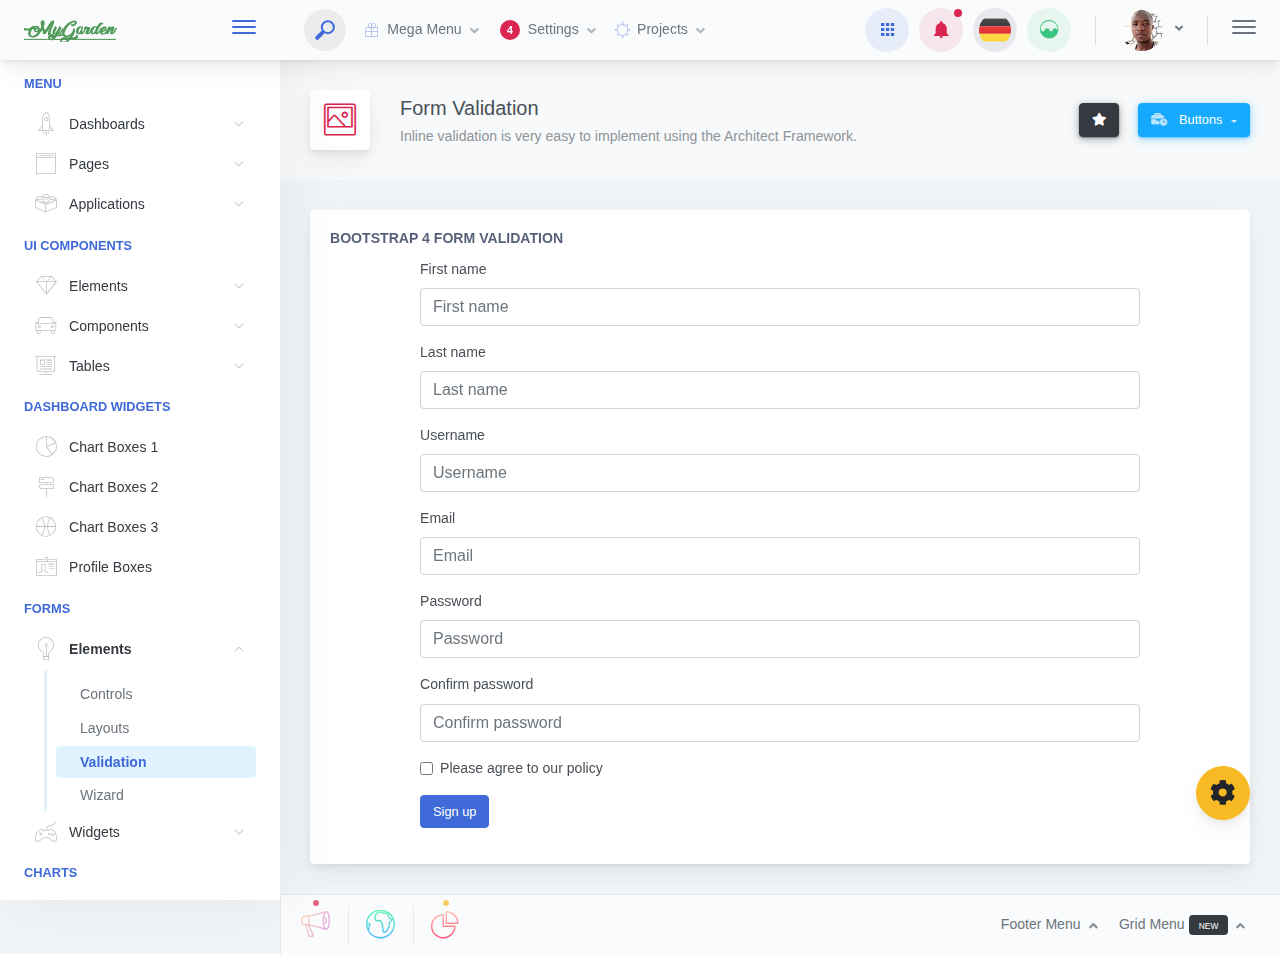
<file: admin/forms-validation.html>
﻿<!doctype html>
<html lang="en">
<!-- Copied from https://demo.dashboardpack.com/architectui-html-pro/forms-validation.html by Cyotek WebCopy 1.8.0.652, Monday, September 28, 2020, 7:58:09 AM -->

<head>
    <meta charset="utf-8">
    <meta http-equiv="X-UA-Compatible" content="IE=edge">
    <meta http-equiv="Content-Language" content="en">
    <meta http-equiv="Content-Type" content="text/html; charset=utf-8">
    <title>Form Validation - Inline validation is very easy to implement using the Architect Framework.</title>
    <meta name="viewport" content="width=device-width, initial-scale=1, maximum-scale=1, user-scalable=no, shrink-to-fit=no">
    <meta name="description" content="Inline validation is very easy to implement using the Architect Framework.">

    <!-- Disable tap highlight on IE -->
    <meta name="msapplication-tap-highlight" content="no">

<link href="main.d810cf0ae7f39f28f336.css" rel="stylesheet"></head>

<body>
    <div class="app-container app-theme-white body-tabs-shadow fixed-header fixed-sidebar">
        <div class="app-header header-shadow">
            <div class="app-header__logo">
                <div class="logo-src"></div>
                <div class="header__pane ml-auto">
                    <div>
                        <button type="button" class="hamburger close-sidebar-btn hamburger--elastic" data-class="closed-sidebar">
                            <span class="hamburger-box">
                                <span class="hamburger-inner"></span>
                            </span>
                        </button>
                    </div>
                </div>
            </div>
            <div class="app-header__mobile-menu">
                <div>
                    <button type="button" class="hamburger hamburger--elastic mobile-toggle-nav">
                        <span class="hamburger-box">
                            <span class="hamburger-inner"></span>
                        </span>
                    </button>
                </div>
            </div>
            <div class="app-header__menu">
                <span>
                    <button type="button" class="btn-icon btn-icon-only btn btn-primary btn-sm mobile-toggle-header-nav">
                        <span class="btn-icon-wrapper">
                            <i class="fa fa-ellipsis-v fa-w-6"></i>
                        </span>
                    </button>
                </span>
            </div>    <div class="app-header__content">
                <div class="app-header-left">
                    <div class="search-wrapper">
                        <div class="input-holder">
                            <input type="text" class="search-input" placeholder="Type to search">
                            <button class="search-icon"><span></span></button>
                        </div>
                        <button class="close"></button>
                    </div>
                    <ul class="header-megamenu nav">
                        <li class="nav-item">
                            <a href="javascript:void(0);" data-placement="bottom" rel="popover-focus" data-offset="300" data-toggle="popover-custom" class="nav-link">
                                <i class="nav-link-icon pe-7s-gift"> </i> Mega Menu
                                <i class="fa fa-angle-down ml-2 opacity-5"></i>
                            </a>
                            <div class="rm-max-width">
                                <div class="d-none popover-custom-content">
                                    <div class="dropdown-mega-menu">
                                        <div class="grid-menu grid-menu-3col">
                                            <div class="no-gutters row">
                                                <div class="col-sm-6 col-xl-4">
                                                    <ul class="nav flex-column">
                                                        <li class="nav-item-header nav-item"> Overview</li>
                                                        <li class="nav-item">
                                                            <a href="javascript:void(0);" class="nav-link">
                                                                <i class="nav-link-icon lnr-inbox"></i>
                                                                <span> Contacts</span>
                                                            </a>
                                                        </li>
                                                        <li class="nav-item">
                                                            <a href="javascript:void(0);" class="nav-link">
                                                                <i class="nav-link-icon lnr-book"></i>
                                                                <span> Incidents</span>
                                                                <div class="ml-auto badge badge-pill badge-danger">5</div>
                                                            </a>
                                                        </li>
                                                        <li class="nav-item">
                                                            <a href="javascript:void(0);" class="nav-link">
                                                                <i class="nav-link-icon lnr-picture"></i>
                                                                <span> Companies</span>
                                                            </a>
                                                        </li>
                                                        <li class="nav-item">
                                                            <a disabled="" href="javascript:void(0);" class="nav-link disabled">
                                                                <i class="nav-link-icon lnr-file-empty"></i>
                                                                <span> Dashboards</span>
                                                            </a>
                                                        </li>
                                                    </ul>
                                                </div>
                                                <div class="col-sm-6 col-xl-4">
                                                    <ul class="nav flex-column">
                                                        <li class="nav-item-header nav-item"> Favourites</li>
                                                        <li class="nav-item">
                                                            <a href="javascript:void(0);" class="nav-link"> Reports Conversions </a>
                                                        </li>
                                                        <li class="nav-item">
                                                            <a href="javascript:void(0);" class="nav-link"> Quick Start
                                                                <div class="ml-auto badge badge-success">New</div>
                                                            </a>
                                                        </li>
                                                        <li class="nav-item">
                                                            <a href="javascript:void(0);" class="nav-link">Users &amp; Groups</a>
                                                        </li>
                                                        <li class="nav-item">
                                                            <a href="javascript:void(0);" class="nav-link">Proprieties</a>
                                                        </li>
                                                    </ul>
                                                </div>
                                                <div class="col-sm-6 col-xl-4">
                                                    <ul class="nav flex-column">
                                                        <li class="nav-item-header nav-item">Sales &amp; Marketing</li>
                                                        <li class="nav-item">
                                                            <a href="javascript:void(0);" class="nav-link">Queues </a>
                                                        </li>
                                                        <li class="nav-item">
                                                            <a href="javascript:void(0);" class="nav-link">Resource Groups </a>
                                                        </li>
                                                        <li class="nav-item">
                                                            <a href="javascript:void(0);" class="nav-link">Goal Metrics
                                                                <div class="ml-auto badge badge-warning">3</div>
                                                            </a>
                                                        </li>
                                                        <li class="nav-item">
                                                            <a href="javascript:void(0);" class="nav-link">Campaigns</a>
                                                        </li>
                                                    </ul>
                                                </div>
                                            </div>
                                        </div>
                                    </div>
                                </div>
                            </div>
                        </li>
                        <li class="btn-group nav-item">
                            <a class="nav-link" data-toggle="dropdown" aria-expanded="false">
                                <span class="badge badge-pill badge-danger ml-0 mr-2">4</span> Settings
                                <i class="fa fa-angle-down ml-2 opacity-5"></i>
                            </a>
                            <div tabindex="-1" role="menu" aria-hidden="true" class="rm-pointers dropdown-menu">
                                <div class="dropdown-menu-header">
                                    <div class="dropdown-menu-header-inner bg-secondary">
                                        <div class="menu-header-image opacity-5" style="background-image: url('assets/images/dropdown-header/abstract2.jpg');"></div>
                                        <div class="menu-header-content">
                                            <h5 class="menu-header-title">Overview</h5>
                                            <h6 class="menu-header-subtitle">Dropdown menus for everyone</h6>
                                        </div>
                                    </div>
                                </div>
                                <div class="scroll-area-xs">
                                    <div class="scrollbar-container">
                                        <h6 tabindex="-1" class="dropdown-header">Key Figures</h6>
                                        <button type="button" tabindex="0" class="dropdown-item">Service Calendar</button>
                                        <button type="button" tabindex="0" class="dropdown-item">Knowledge Base</button>
                                        <button type="button" tabindex="0" class="dropdown-item">Accounts</button>
                                        <div tabindex="-1" class="dropdown-divider"></div>
                                        <button type="button" tabindex="0" class="dropdown-item">Products</button>
                                        <button type="button" tabindex="0" class="dropdown-item">Rollup Queries</button>
                                    </div>
                                </div>
                                <ul class="nav flex-column">
                                    <li class="nav-item-divider nav-item"></li>
                                    <li class="nav-item-btn nav-item">
                                        <button class="btn-wide btn-shadow btn btn-danger btn-sm">Cancel</button>
                                    </li>
                                </ul>
                            </div>
                        </li>
                        <li class="dropdown nav-item">
                            <a aria-haspopup="true" data-toggle="dropdown" class="nav-link" aria-expanded="false">
                                <i class="nav-link-icon pe-7s-settings"></i> Projects
                                <i class="fa fa-angle-down ml-2 opacity-5"></i>
                            </a>
                            <div tabindex="-1" role="menu" aria-hidden="true" class="dropdown-menu-rounded dropdown-menu-lg rm-pointers dropdown-menu">
                                <div class="dropdown-menu-header">
                                    <div class="dropdown-menu-header-inner bg-success">
                                        <div class="menu-header-image opacity-1" style="background-image: url('assets/images/dropdown-header/abstract3.jpg');"></div>
                                        <div class="menu-header-content text-left">
                                            <h5 class="menu-header-title">Overview</h5>
                                            <h6 class="menu-header-subtitle">Unlimited options</h6>
                                            <div class="menu-header-btn-pane">
                                                <button class="mr-2 btn btn-dark btn-sm">Settings</button>
                                                <button class="btn-icon btn-icon-only btn btn-warning btn-sm">
                                                    <i class="pe-7s-config btn-icon-wrapper"></i>
                                                </button>
                                            </div>
                                        </div>
                                    </div>
                                </div>
                                <button type="button" tabindex="0" class="dropdown-item">
                                    <i class="dropdown-icon lnr-file-empty"></i>Graphic Design
                                </button>
                                <button type="button" tabindex="0" class="dropdown-item">
                                    <i class="dropdown-icon lnr-file-empty"> </i>App Development
                                </button>
                                <button type="button" tabindex="0" class="dropdown-item">
                                    <i class="dropdown-icon lnr-file-empty"> </i>Icon Design
                                </button>
                                <div tabindex="-1" class="dropdown-divider"></div>
                                <button type="button" tabindex="0" class="dropdown-item">
                                    <i class="dropdown-icon lnr-file-empty"></i>Miscellaneous
                                </button>
                                <button type="button" tabindex="0" class="dropdown-item">
                                    <i class="dropdown-icon lnr-file-empty"></i>Frontend Dev
                                </button>
                            </div>
                        </li>
                    </ul>        </div>
                <div class="app-header-right">
                    <div class="header-dots">
                        <div class="dropdown">
                            <button type="button" aria-haspopup="true" aria-expanded="false" data-toggle="dropdown" class="p-0 mr-2 btn btn-link">
                                <span class="icon-wrapper icon-wrapper-alt rounded-circle">
                                    <span class="icon-wrapper-bg bg-primary"></span>
                                    <i class="icon text-primary ion-android-apps"></i>
                                </span>
                            </button>
                            <div tabindex="-1" role="menu" aria-hidden="true" class="dropdown-menu-xl rm-pointers dropdown-menu dropdown-menu-right">
                                <div class="dropdown-menu-header">
                                    <div class="dropdown-menu-header-inner bg-plum-plate">
                                        <div class="menu-header-image" style="background-image: url('assets/images/dropdown-header/abstract4.jpg');"></div>
                                        <div class="menu-header-content text-white">
                                            <h5 class="menu-header-title">Grid Dashboard</h5>
                                            <h6 class="menu-header-subtitle">Easy grid navigation inside dropdowns</h6>
                                        </div>
                                    </div>
                                </div>
                                <div class="grid-menu grid-menu-xl grid-menu-3col">
                                    <div class="no-gutters row">
                                        <div class="col-sm-6 col-xl-4">
                                            <button class="btn-icon-vertical btn-square btn-transition btn btn-outline-link">
                                                <i class="pe-7s-world icon-gradient bg-night-fade btn-icon-wrapper btn-icon-lg mb-3"></i> Automation
                                            </button>
                                        </div>
                                        <div class="col-sm-6 col-xl-4">
                                            <button class="btn-icon-vertical btn-square btn-transition btn btn-outline-link">
                                                <i class="pe-7s-piggy icon-gradient bg-night-fade btn-icon-wrapper btn-icon-lg mb-3"> </i> Reports
                                            </button>
                                        </div>
                                        <div class="col-sm-6 col-xl-4">
                                            <button class="btn-icon-vertical btn-square btn-transition btn btn-outline-link">
                                                <i class="pe-7s-config icon-gradient bg-night-fade btn-icon-wrapper btn-icon-lg mb-3"> </i> Settings
                                            </button>
                                        </div>
                                        <div class="col-sm-6 col-xl-4">
                                            <button class="btn-icon-vertical btn-square btn-transition btn btn-outline-link">
                                                <i class="pe-7s-browser icon-gradient bg-night-fade btn-icon-wrapper btn-icon-lg mb-3"> </i> Content
                                            </button>
                                        </div>
                                        <div class="col-sm-6 col-xl-4">
                                            <button class="btn-icon-vertical btn-square btn-transition btn btn-outline-link">
                                                <i class="pe-7s-hourglass icon-gradient bg-night-fade btn-icon-wrapper btn-icon-lg mb-3"></i> Activity
                                            </button>
                                        </div>
                                        <div class="col-sm-6 col-xl-4">
                                            <button class="btn-icon-vertical btn-square btn-transition btn btn-outline-link">
                                                <i class="pe-7s-world icon-gradient bg-night-fade btn-icon-wrapper btn-icon-lg mb-3"> </i> Contacts
                                            </button>
                                        </div>
                                    </div>
                                </div>
                                <ul class="nav flex-column">
                                    <li class="nav-item-divider nav-item"></li>
                                    <li class="nav-item-btn text-center nav-item">
                                        <button class="btn-shadow btn btn-primary btn-sm">Follow-ups</button>
                                    </li>
                                </ul>
                            </div>
                        </div>
                        <div class="dropdown">
                            <button type="button" aria-haspopup="true" aria-expanded="false" data-toggle="dropdown" class="p-0 mr-2 btn btn-link">
                                <span class="icon-wrapper icon-wrapper-alt rounded-circle">
                                    <span class="icon-wrapper-bg bg-danger"></span>
                                    <i class="icon text-danger icon-anim-pulse ion-android-notifications"></i>
                                    <span class="badge badge-dot badge-dot-sm badge-danger">Notifications</span>
                                </span>
                            </button>
                            <div tabindex="-1" role="menu" aria-hidden="true" class="dropdown-menu-xl rm-pointers dropdown-menu dropdown-menu-right">
                                <div class="dropdown-menu-header mb-0">
                                    <div class="dropdown-menu-header-inner bg-deep-blue">
                                        <div class="menu-header-image opacity-1" style="background-image: url('assets/images/dropdown-header/city3.jpg');"></div>
                                        <div class="menu-header-content text-dark">
                                            <h5 class="menu-header-title">Notifications</h5>
                                            <h6 class="menu-header-subtitle">You have <b>21</b> unread messages</h6>
                                        </div>
                                    </div>
                                </div>
                                <ul class="tabs-animated-shadow tabs-animated nav nav-justified tabs-shadow-bordered p-3">
                                    <li class="nav-item">
                                        <a role="tab" class="nav-link active" data-toggle="tab" href="#tab-messages-header">
                                            <span>Messages</span>
                                        </a>
                                    </li>
                                    <li class="nav-item">
                                        <a role="tab" class="nav-link" data-toggle="tab" href="#tab-events-header">
                                            <span>Events</span>
                                        </a>
                                    </li>
                                    <li class="nav-item">
                                        <a role="tab" class="nav-link" data-toggle="tab" href="#tab-errors-header">
                                            <span>System Errors</span>
                                        </a>
                                    </li>
                                </ul>
                                <div class="tab-content">
                                    <div class="tab-pane active" id="tab-messages-header" role="tabpanel">
                                        <div class="scroll-area-sm">
                                            <div class="scrollbar-container">
                                                <div class="p-3">
                                                    <div class="notifications-box">
                                                        <div class="vertical-time-simple vertical-without-time vertical-timeline vertical-timeline--one-column">
                                                            <div class="vertical-timeline-item dot-danger vertical-timeline-element">
                                                                <div><span class="vertical-timeline-element-icon bounce-in"></span>
                                                                    <div class="vertical-timeline-element-content bounce-in">
                                                                        <h4 class="timeline-title">All Hands Meeting</h4>
                                                                        <span class="vertical-timeline-element-date"></span>
                                                                    </div>
                                                                </div>
                                                            </div>
                                                            <div class="vertical-timeline-item dot-warning vertical-timeline-element">
                                                                <div>
                                                                    <span class="vertical-timeline-element-icon bounce-in"></span>
                                                                    <div class="vertical-timeline-element-content bounce-in">
                                                                        <p>Yet another one, at <span class="text-success">15:00 PM</span></p>
                                                                        <span class="vertical-timeline-element-date"></span>
                                                                    </div>
                                                                </div>
                                                            </div>
                                                            <div class="vertical-timeline-item dot-success vertical-timeline-element">
                                                                <div>
                                                                    <span class="vertical-timeline-element-icon bounce-in"></span>
                                                                    <div class="vertical-timeline-element-content bounce-in">
                                                                        <h4 class="timeline-title">Build the production release
                                                                            <span class="badge badge-danger ml-2">NEW</span>
                                                                        </h4>
                                                                        <span class="vertical-timeline-element-date"></span>
                                                                    </div>
                                                                </div>
                                                            </div>
                                                            <div class="vertical-timeline-item dot-primary vertical-timeline-element">
                                                                <div>
                                                                    <span class="vertical-timeline-element-icon bounce-in"></span>
                                                                    <div class="vertical-timeline-element-content bounce-in">
                                                                        <h4 class="timeline-title">Something not important
                                                                            <div class="avatar-wrapper mt-2 avatar-wrapper-overlap">
                                                                                <div class="avatar-icon-wrapper avatar-icon-sm">
                                                                                    <div class="avatar-icon">
                                                                                        <img src="assets/images/avatars/1.jpg" alt="">
                                                                                    </div>
                                                                                </div>
                                                                                <div class="avatar-icon-wrapper avatar-icon-sm">
                                                                                    <div class="avatar-icon">
                                                                                        <img src="assets/images/avatars/2.jpg" alt="">
                                                                                    </div>
                                                                                </div>
                                                                                <div class="avatar-icon-wrapper avatar-icon-sm">
                                                                                    <div class="avatar-icon">
                                                                                        <img src="assets/images/avatars/3.jpg" alt="">
                                                                                    </div>
                                                                                </div>
                                                                                <div class="avatar-icon-wrapper avatar-icon-sm">
                                                                                    <div class="avatar-icon">
                                                                                        <img src="assets/images/avatars/4.jpg" alt="">
                                                                                    </div>
                                                                                </div>
                                                                                <div class="avatar-icon-wrapper avatar-icon-sm">
                                                                                    <div class="avatar-icon">
                                                                                        <img src="assets/images/avatars/5.jpg" alt="">
                                                                                    </div>
                                                                                </div>
                                                                                <div class="avatar-icon-wrapper avatar-icon-sm">
                                                                                    <div class="avatar-icon">
                                                                                        <img src="assets/images/avatars/9.jpg" alt="">
                                                                                    </div>
                                                                                </div>
                                                                                <div class="avatar-icon-wrapper avatar-icon-sm">
                                                                                    <div class="avatar-icon">
                                                                                        <img src="assets/images/avatars/7.jpg" alt="">
                                                                                    </div>
                                                                                </div>
                                                                                <div class="avatar-icon-wrapper avatar-icon-sm">
                                                                                    <div class="avatar-icon">
                                                                                        <img src="assets/images/avatars/8.jpg" alt="">
                                                                                    </div>
                                                                                </div>
                                                                                <div class="avatar-icon-wrapper avatar-icon-sm avatar-icon-add">
                                                                                    <div class="avatar-icon"><i>+</i></div>
                                                                                </div>
                                                                            </div>
                                                                        </h4>
                                                                        <span class="vertical-timeline-element-date"></span>
                                                                    </div>
                                                                </div>
                                                            </div>
                                                            <div class="vertical-timeline-item dot-info vertical-timeline-element">
                                                                <div>
                                                                    <span class="vertical-timeline-element-icon bounce-in"></span>
                                                                    <div class="vertical-timeline-element-content bounce-in">
                                                                        <h4 class="timeline-title">This dot has an info state</h4>
                                                                        <span class="vertical-timeline-element-date"></span>
                                                                    </div>
                                                                </div>
                                                            </div>
                                                            <div class="vertical-timeline-item dot-danger vertical-timeline-element">
                                                                <div>
                                                                    <span class="vertical-timeline-element-icon bounce-in"></span>
                                                                    <div class="vertical-timeline-element-content bounce-in">
                                                                        <h4 class="timeline-title">All Hands Meeting</h4>
                                                                        <span class="vertical-timeline-element-date"></span>
                                                                    </div>
                                                                </div>
                                                            </div>
                                                            <div class="vertical-timeline-item dot-warning vertical-timeline-element">
                                                                <div>
                                                                    <span class="vertical-timeline-element-icon bounce-in"></span>
                                                                    <div class="vertical-timeline-element-content bounce-in">
                                                                        <p>Yet another one, at <span class="text-success">15:00 PM</span>
                                                                        </p><span class="vertical-timeline-element-date"></span>
                                                                    </div>
                                                                </div>
                                                            </div>
                                                            <div class="vertical-timeline-item dot-success vertical-timeline-element">
                                                                <div><span class="vertical-timeline-element-icon bounce-in"></span>
                                                                    <div class="vertical-timeline-element-content bounce-in">
                                                                        <h4 class="timeline-title">Build the production release
                                                                            <span class="badge badge-danger ml-2">NEW</span>
                                                                        </h4>
                                                                        <span class="vertical-timeline-element-date"></span>
                                                                    </div>
                                                                </div>
                                                            </div>
                                                            <div class="vertical-timeline-item dot-dark vertical-timeline-element">
                                                                <div><span class="vertical-timeline-element-icon bounce-in"></span>
                                                                    <div class="vertical-timeline-element-content bounce-in">
                                                                        <h4 class="timeline-title">This dot has a dark state</h4>
                                                                        <span class="vertical-timeline-element-date"></span>
                                                                    </div>
                                                                </div>
                                                            </div>
                                                        </div>
                                                    </div>
                                                </div>
                                            </div>
                                        </div>
                                    </div>
                                    <div class="tab-pane" id="tab-events-header" role="tabpanel">
                                        <div class="scroll-area-sm">
                                            <div class="scrollbar-container">
                                                <div class="p-3">
                                                    <div class="vertical-without-time vertical-timeline vertical-timeline--animate vertical-timeline--one-column">
                                                        <div class="vertical-timeline-item vertical-timeline-element">
                                                            <div>
                                                                <span class="vertical-timeline-element-icon bounce-in">
                                                                    <i class="badge badge-dot badge-dot-xl badge-success"> </i>
                                                                </span>
                                                                <div class="vertical-timeline-element-content bounce-in">
                                                                    <h4 class="timeline-title">All Hands Meeting</h4>
                                                                    <p>Lorem ipsum dolor sic amet, today at 
                                                                        <a href="javascript:void(0);">12:00 PM</a>
                                                                    </p>
                                                                    <span class="vertical-timeline-element-date"></span>
                                                                </div>
                                                            </div>
                                                        </div>
                                                        <div class="vertical-timeline-item vertical-timeline-element">
                                                            <div>
                                                                <span class="vertical-timeline-element-icon bounce-in">
                                                                    <i class="badge badge-dot badge-dot-xl badge-warning"> </i>
                                                                </span>
                                                                <div class="vertical-timeline-element-content bounce-in">
                                                                    <p>Another meeting today, at <b class="text-danger">12:00 PM</b></p>
                                                                    <p>Yet another one, at <span class="text-success">15:00 PM</span></p>
                                                                    <span class="vertical-timeline-element-date"></span>
                                                                </div>
                                                            </div>
                                                        </div>
                                                        <div class="vertical-timeline-item vertical-timeline-element">
                                                            <div>
                                                                <span class="vertical-timeline-element-icon bounce-in">
                                                                    <i class="badge badge-dot badge-dot-xl badge-danger"> </i>
                                                                </span>
                                                                <div class="vertical-timeline-element-content bounce-in">
                                                                    <h4 class="timeline-title">Build the production release</h4>
                                                                    <p>Lorem ipsum dolor sit amit,consectetur eiusmdd tempor incididunt ut
                                                                        labore et dolore magna elit enim at minim veniam quis nostrud
                                                                    </p>
                                                                    <span class="vertical-timeline-element-date"></span>
                                                                </div>
                                                            </div>
                                                        </div>
                                                        <div class="vertical-timeline-item vertical-timeline-element">
                                                            <div>
                                                                <span class="vertical-timeline-element-icon bounce-in">
                                                                    <i class="badge badge-dot badge-dot-xl badge-primary"> </i>
                                                                </span>
                                                                <div class="vertical-timeline-element-content bounce-in">
                                                                    <h4 class="timeline-title text-success">Something not important</h4>
                                                                    <p>Lorem ipsum dolor sit amit,consectetur elit enim at minim veniam quis nostrud</p>
                                                                    <span class="vertical-timeline-element-date"></span>
                                                                </div>
                                                            </div>
                                                        </div>
                                                        <div class="vertical-timeline-item vertical-timeline-element">
                                                            <div>
                                                                <span class="vertical-timeline-element-icon bounce-in">
                                                                    <i class="badge badge-dot badge-dot-xl badge-success"> </i>
                                                                </span>
                                                                <div class="vertical-timeline-element-content bounce-in">
                                                                    <h4 class="timeline-title">All Hands Meeting</h4>
                                                                    <p>Lorem ipsum dolor sic amet, today at 
                                                                        <a href="javascript:void(0);">12:00 PM</a>
                                                                    </p>
                                                                    <span class="vertical-timeline-element-date"></span>
                                                                </div>
                                                            </div>
                                                        </div>
                                                        <div class="vertical-timeline-item vertical-timeline-element">
                                                            <div>
                                                                <span class="vertical-timeline-element-icon bounce-in">
                                                                    <i class="badge badge-dot badge-dot-xl badge-warning"> </i>
                                                                </span>
                                                                <div class="vertical-timeline-element-content bounce-in">
                                                                    <p>Another meeting today, at <b class="text-danger">12:00 PM</b></p>
                                                                    <p>Yet another one, at <span class="text-success">15:00 PM</span></p>
                                                                    <span class="vertical-timeline-element-date"></span>
                                                                </div>
                                                            </div>
                                                        </div>
                                                        <div class="vertical-timeline-item vertical-timeline-element">
                                                            <div>
                                                                <span class="vertical-timeline-element-icon bounce-in">
                                                                    <i class="badge badge-dot badge-dot-xl badge-danger"> </i>
                                                                </span>
                                                                <div class="vertical-timeline-element-content bounce-in">
                                                                    <h4 class="timeline-title">Build the production release</h4>
                                                                    <p>Lorem ipsum dolor sit amit,consectetur eiusmdd tempor incididunt ut
                                                                        labore et dolore magna elit enim at minim veniam quis nostrud
                                                                    </p>
                                                                    <span class="vertical-timeline-element-date"></span>
                                                                </div>
                                                            </div>
                                                        </div>
                                                        <div class="vertical-timeline-item vertical-timeline-element">
                                                            <div>
                                                                <span class="vertical-timeline-element-icon bounce-in">
                                                                    <i class="badge badge-dot badge-dot-xl badge-primary"> </i>
                                                                </span>
                                                                <div class="vertical-timeline-element-content bounce-in">
                                                                    <h4 class="timeline-title text-success">Something not important</h4>
                                                                    <p>Lorem ipsum dolor sit amit,consectetur elit enim at minim veniam quis nostrud</p>
                                                                    <span class="vertical-timeline-element-date"></span>
                                                                </div>
                                                            </div>
                                                        </div>
                                                    </div>
                                                </div>
                                            </div>
                                        </div>
                                    </div>
                                    <div class="tab-pane" id="tab-errors-header" role="tabpanel">
                                        <div class="scroll-area-sm">
                                            <div class="scrollbar-container">
                                                <div class="no-results pt-3 pb-0">
                                                    <div class="swal2-icon swal2-success swal2-animate-success-icon">
                                                        <div class="swal2-success-circular-line-left" style="background-color: rgb(255, 255, 255);"></div>
                                                        <span class="swal2-success-line-tip"></span>
                                                        <span class="swal2-success-line-long"></span>
                                                        <div class="swal2-success-ring"></div>
                                                        <div class="swal2-success-fix" style="background-color: rgb(255, 255, 255);"></div>
                                                        <div class="swal2-success-circular-line-right" style="background-color: rgb(255, 255, 255);"></div>
                                                    </div>
                                                    <div class="results-subtitle">All caught up!</div>
                                                    <div class="results-title">There are no system errors!</div>
                                                </div>
                                            </div>
                                        </div>
                                    </div>
                                </div>
                                <ul class="nav flex-column">
                                    <li class="nav-item-divider nav-item"></li>
                                    <li class="nav-item-btn text-center nav-item">
                                        <button class="btn-shadow btn-wide btn-pill btn btn-focus btn-sm">View Latest Changes</button>
                                    </li>
                                </ul>
                            </div>
                        </div>
                        <div class="dropdown">
                            <button type="button" data-toggle="dropdown" class="p-0 mr-2 btn btn-link">
                                <span class="icon-wrapper icon-wrapper-alt rounded-circle">
                                    <span class="icon-wrapper-bg bg-focus"></span>
                                    <span class="language-icon opacity-8 flag large DE"></span>
                                </span>
                            </button>
                            <div tabindex="-1" role="menu" aria-hidden="true" class="rm-pointers dropdown-menu dropdown-menu-right">
                                <div class="dropdown-menu-header">
                                    <div class="dropdown-menu-header-inner pt-4 pb-4 bg-focus">
                                        <div class="menu-header-image opacity-05" style="background-image: url('assets/images/dropdown-header/city2.jpg');"></div>
                                        <div class="menu-header-content text-center text-white">
                                            <h6 class="menu-header-subtitle mt-0"> Choose Language</h6>
                                        </div>
                                    </div>
                                </div>
                                <h6 tabindex="-1" class="dropdown-header"> Popular Languages</h6>
                                <button type="button" tabindex="0" class="dropdown-item">
                                    <span class="mr-3 opacity-8 flag large US"></span> USA
                                </button>
                                <button type="button" tabindex="0" class="dropdown-item">
                                    <span class="mr-3 opacity-8 flag large CH"></span> Switzerland
                                </button>
                                <button type="button" tabindex="0" class="dropdown-item">
                                    <span class="mr-3 opacity-8 flag large FR"></span> France
                                </button>
                                <button type="button" tabindex="0" class="dropdown-item">
                                    <span class="mr-3 opacity-8 flag large ES"></span>Spain
                                </button>
                                <div tabindex="-1" class="dropdown-divider"></div>
                                <h6 tabindex="-1" class="dropdown-header">Others</h6>
                                <button type="button" tabindex="0" class="dropdown-item active">
                                    <span class="mr-3 opacity-8 flag large DE"></span> Germany
                                </button>
                                <button type="button" tabindex="0" class="dropdown-item">
                                    <span class="mr-3 opacity-8 flag large IT"></span> Italy
                                </button>
                            </div>
                        </div>
                        <div class="dropdown">
                            <button type="button" aria-haspopup="true" data-toggle="dropdown" aria-expanded="false" class="p-0 btn btn-link dd-chart-btn">
                                <span class="icon-wrapper icon-wrapper-alt rounded-circle">
                                    <span class="icon-wrapper-bg bg-success"></span>
                                    <i class="icon text-success ion-ios-analytics"></i>
                                </span>
                            </button>
                            <div tabindex="-1" role="menu" aria-hidden="true" class="dropdown-menu-xl rm-pointers dropdown-menu dropdown-menu-right">
                                <div class="dropdown-menu-header">
                                    <div class="dropdown-menu-header-inner bg-premium-dark">
                                        <div class="menu-header-image" style="background-image: url('assets/images/dropdown-header/abstract4.jpg');"></div>
                                        <div class="menu-header-content text-white">
                                            <h5 class="menu-header-title">Users Online</h5>
                                            <h6 class="menu-header-subtitle">Recent Account Activity Overview</h6>
                                        </div>
                                    </div>
                                </div>
                                <div class="widget-chart">
                                    <div class="widget-chart-content">
                                        <div class="icon-wrapper rounded-circle">
                                            <div class="icon-wrapper-bg opacity-9 bg-focus"></div>
                                            <i class="lnr-users text-white"></i>
                                        </div>
                                        <div class="widget-numbers">
                                            <span>344k</span>
                                        </div>
                                        <div class="widget-subheading pt-2">
                                            Profile views since last login
                                        </div>
                                        <div class="widget-description text-danger">
                                            <span class="pr-1"><span>176%</span></span>
                                            <i class="fa fa-arrow-left"></i>
                                        </div>
                                    </div>
                                    <div class="widget-chart-wrapper">
                                        <div id="dashboard-sparkline-carousel-3-pop"></div>
                                    </div>
                                </div>
                                <ul class="nav flex-column">
                                    <li class="nav-item-divider mt-0 nav-item"></li>
                                    <li class="nav-item-btn text-center nav-item">
                                        <button class="btn-shine btn-wide btn-pill btn btn-warning btn-sm">
                                            <i class="fa fa-cog fa-spin mr-2"></i>View Details
                                        </button>
                                    </li>
                                </ul>
                            </div>
                        </div>
                    </div>
                    
                    <div class="header-btn-lg pr-0">
                        <div class="widget-content p-0">
                            <div class="widget-content-wrapper">
                                <div class="widget-content-left">
                                    <div class="btn-group">
                                        <a data-toggle="dropdown" aria-haspopup="true" aria-expanded="false" class="p-0 btn">
                                            <img width="42" class="rounded-circle" src="assets/images/avatars/1.jpg" alt="">
                                            <i class="fa fa-angle-down ml-2 opacity-8"></i>
                                        </a>
                                        <div tabindex="-1" role="menu" aria-hidden="true" class="rm-pointers dropdown-menu-lg dropdown-menu dropdown-menu-right">
                                            <div class="dropdown-menu-header">
                                                <div class="dropdown-menu-header-inner bg-info">
                                                    <div class="menu-header-image opacity-2" style="background-image: url('assets/images/dropdown-header/city3.jpg');"></div>
                                                    <div class="menu-header-content text-left">
                                                        <div class="widget-content p-0">
                                                            <div class="widget-content-wrapper">
                                                                <div class="widget-content-left mr-3">
                                                                    <img width="42" class="rounded-circle" src="assets/images/avatars/1.jpg" alt="">
                                                                </div>
                                                                <div class="widget-content-left">
                                                                    <div class="widget-heading">Alina Mcloughlin</div>
                                                                    <div class="widget-subheading opacity-8">A short profile description</div>
                                                                </div>
                                                                <div class="widget-content-right mr-2">
                                                                    <button class="btn-pill btn-shadow btn-shine btn btn-focus">Logout</button>
                                                                </div>
                                                            </div>
                                                        </div>
                                                    </div>
                                                </div>
                                            </div>
                                            <div class="scroll-area-xs" style="height: 150px;">
                                                <div class="scrollbar-container ps">
                                                    <ul class="nav flex-column">
                                                        <li class="nav-item-header nav-item">Activity</li>
                                                        <li class="nav-item">
                                                            <a href="javascript:void(0);" class="nav-link">Chat
                                                                <div class="ml-auto badge badge-pill badge-info">8</div>
                                                            </a>
                                                        </li>
                                                        <li class="nav-item">
                                                            <a href="javascript:void(0);" class="nav-link">Recover Password</a>
                                                        </li>
                                                        <li class="nav-item-header nav-item">My Account
                                                        </li>
                                                        <li class="nav-item">
                                                            <a href="javascript:void(0);" class="nav-link">Settings
                                                                <div class="ml-auto badge badge-success">New</div>
                                                            </a>
                                                        </li>
                                                        <li class="nav-item">
                                                            <a href="javascript:void(0);" class="nav-link">Messages
                                                                <div class="ml-auto badge badge-warning">512</div>
                                                            </a>
                                                        </li>
                                                        <li class="nav-item">
                                                            <a href="javascript:void(0);" class="nav-link">Logs</a>
                                                        </li>
                                                    </ul>
                                                </div>
                                            </div>
                                            <ul class="nav flex-column">
                                                <li class="nav-item-divider mb-0 nav-item"></li>
                                            </ul>
                                            <div class="grid-menu grid-menu-2col">
                                                <div class="no-gutters row">
                                                    <div class="col-sm-6">
                                                        <button class="btn-icon-vertical btn-transition btn-transition-alt pt-2 pb-2 btn btn-outline-warning">
                                                            <i class="pe-7s-chat icon-gradient bg-amy-crisp btn-icon-wrapper mb-2"></i> Message Inbox
                                                        </button>
                                                    </div>
                                                    <div class="col-sm-6">
                                                        <button class="btn-icon-vertical btn-transition btn-transition-alt pt-2 pb-2 btn btn-outline-danger">
                                                            <i class="pe-7s-ticket icon-gradient bg-love-kiss btn-icon-wrapper mb-2"></i>
                                                            <b>Support Tickets</b>
                                                        </button>
                                                    </div>
                                                </div>
                                            </div>
                                            <ul class="nav flex-column">
                                                <li class="nav-item-divider nav-item">
                                                </li>
                                                <li class="nav-item-btn text-center nav-item">
                                                    <button class="btn-wide btn btn-primary btn-sm"> Open Messages </button>
                                                </li>
                                            </ul>
                                        </div>
                                    </div>
                                </div>
                                <div class="widget-content-left  ml-3 header-user-info">
                                    <div class="widget-heading"> Alina Mclourd </div>
                                    <div class="widget-subheading"> VP People Manager </div>
                                </div>
                                <div class="widget-content-right header-user-info ml-3">
                                    <button type="button" class="btn-shadow p-1 btn btn-primary btn-sm show-toastr-example">
                                        <i class="fa text-white fa-calendar pr-1 pl-1"></i>
                                    </button>
                                </div>
                            </div>
                        </div>
                    </div>
                    <div class="header-btn-lg">
                        <button type="button" class="hamburger hamburger--elastic open-right-drawer">
                            <span class="hamburger-box">
                                <span class="hamburger-inner"></span>
                            </span>
                        </button>
                    </div>        </div>
            </div>
        </div>        <div class="ui-theme-settings">
            <button type="button" id="TooltipDemo" class="btn-open-options btn btn-warning">
                <i class="fa fa-cog fa-w-16 fa-spin fa-2x"></i>
            </button>
            <div class="theme-settings__inner">
                <div class="scrollbar-container">
                    <div class="theme-settings__options-wrapper">
                        <h3 class="themeoptions-heading">Layout Options</h3>
                        <div class="p-3">
                            <ul class="list-group">
                                <li class="list-group-item">
                                    <div class="widget-content p-0">
                                        <div class="widget-content-wrapper">
                                            <div class="widget-content-left mr-3">
                                                <div class="switch has-switch switch-container-class" data-class="fixed-header">
                                                    <div class="switch-animate switch-on">
                                                        <input type="checkbox" checked="" data-toggle="toggle" data-onstyle="success">
                                                    </div>
                                                </div>
                                            </div>
                                            <div class="widget-content-left">
                                                <div class="widget-heading">Fixed Header</div>
                                                <div class="widget-subheading">Makes the header top fixed, always visible!</div>
                                            </div>
                                        </div>
                                    </div>
                                </li>
                                <li class="list-group-item">
                                    <div class="widget-content p-0">
                                        <div class="widget-content-wrapper">
                                            <div class="widget-content-left mr-3">
                                                <div class="switch has-switch switch-container-class" data-class="fixed-sidebar">
                                                    <div class="switch-animate switch-on">
                                                        <input type="checkbox" checked="" data-toggle="toggle" data-onstyle="success">
                                                    </div>
                                                </div>
                                            </div>
                                            <div class="widget-content-left">
                                                <div class="widget-heading">Fixed Sidebar</div>
                                                <div class="widget-subheading">Makes the sidebar left fixed, always visible!</div>
                                            </div>
                                        </div>
                                    </div>
                                </li>
                                <li class="list-group-item">
                                    <div class="widget-content p-0">
                                        <div class="widget-content-wrapper">
                                            <div class="widget-content-left mr-3">
                                                <div class="switch has-switch switch-container-class" data-class="fixed-footer">
                                                    <div class="switch-animate switch-off">
                                                        <input type="checkbox" data-toggle="toggle" data-onstyle="success">
                                                    </div>
                                                </div>
                                            </div>
                                            <div class="widget-content-left">
                                                <div class="widget-heading">Fixed Footer</div>
                                                <div class="widget-subheading">Makes the app footer bottom fixed, always visible!</div>
                                            </div>
                                        </div>
                                    </div>
                                </li>
                            </ul>
                        </div>
                        <h3 class="themeoptions-heading">
                            <div> Header Options </div>
                            <button type="button" class="btn-pill btn-shadow btn-wide ml-auto btn btn-focus btn-sm switch-header-cs-class" data-class="">
                                Restore Default
                            </button>
                        </h3>
                        <div class="p-3">
                            <ul class="list-group">
                                <li class="list-group-item">
                                    <h5 class="pb-2">Choose Color Scheme</h5>
                                    <div class="theme-settings-swatches">
                                        <div class="swatch-holder bg-primary switch-header-cs-class" data-class="bg-primary header-text-light"></div>
                                        <div class="swatch-holder bg-secondary switch-header-cs-class" data-class="bg-secondary header-text-light"></div>
                                        <div class="swatch-holder bg-success switch-header-cs-class" data-class="bg-success header-text-light"></div>
                                        <div class="swatch-holder bg-info switch-header-cs-class" data-class="bg-info header-text-light"></div>
                                        <div class="swatch-holder bg-warning switch-header-cs-class" data-class="bg-warning header-text-dark"></div>
                                        <div class="swatch-holder bg-danger switch-header-cs-class" data-class="bg-danger header-text-light"></div>
                                        <div class="swatch-holder bg-light switch-header-cs-class" data-class="bg-light header-text-dark"></div>
                                        <div class="swatch-holder bg-dark switch-header-cs-class" data-class="bg-dark header-text-light"></div>
                                        <div class="swatch-holder bg-focus switch-header-cs-class" data-class="bg-focus header-text-light"></div>
                                        <div class="swatch-holder bg-alternate switch-header-cs-class" data-class="bg-alternate header-text-light"></div>
                                        <div class="divider"></div>
                                        <div class="swatch-holder bg-vicious-stance switch-header-cs-class" data-class="bg-vicious-stance header-text-light"></div>
                                        <div class="swatch-holder bg-midnight-bloom switch-header-cs-class" data-class="bg-midnight-bloom header-text-light"></div>
                                        <div class="swatch-holder bg-night-sky switch-header-cs-class" data-class="bg-night-sky header-text-light"></div>
                                        <div class="swatch-holder bg-slick-carbon switch-header-cs-class" data-class="bg-slick-carbon header-text-light"></div>
                                        <div class="swatch-holder bg-asteroid switch-header-cs-class" data-class="bg-asteroid header-text-light"></div>
                                        <div class="swatch-holder bg-royal switch-header-cs-class" data-class="bg-royal header-text-light"></div>
                                        <div class="swatch-holder bg-warm-flame switch-header-cs-class" data-class="bg-warm-flame header-text-dark"></div>
                                        <div class="swatch-holder bg-night-fade switch-header-cs-class" data-class="bg-night-fade header-text-dark"></div>
                                        <div class="swatch-holder bg-sunny-morning switch-header-cs-class" data-class="bg-sunny-morning header-text-dark"></div>
                                        <div class="swatch-holder bg-tempting-azure switch-header-cs-class" data-class="bg-tempting-azure header-text-dark"></div>
                                        <div class="swatch-holder bg-amy-crisp switch-header-cs-class" data-class="bg-amy-crisp header-text-dark"></div>
                                        <div class="swatch-holder bg-heavy-rain switch-header-cs-class" data-class="bg-heavy-rain header-text-dark"></div>
                                        <div class="swatch-holder bg-mean-fruit switch-header-cs-class" data-class="bg-mean-fruit header-text-dark"></div>
                                        <div class="swatch-holder bg-malibu-beach switch-header-cs-class" data-class="bg-malibu-beach header-text-light"></div>
                                        <div class="swatch-holder bg-deep-blue switch-header-cs-class" data-class="bg-deep-blue header-text-dark"></div>
                                        <div class="swatch-holder bg-ripe-malin switch-header-cs-class" data-class="bg-ripe-malin header-text-light"></div>
                                        <div class="swatch-holder bg-arielle-smile switch-header-cs-class" data-class="bg-arielle-smile header-text-light"></div>
                                        <div class="swatch-holder bg-plum-plate switch-header-cs-class" data-class="bg-plum-plate header-text-light"></div>
                                        <div class="swatch-holder bg-happy-fisher switch-header-cs-class" data-class="bg-happy-fisher header-text-dark"></div>
                                        <div class="swatch-holder bg-happy-itmeo switch-header-cs-class" data-class="bg-happy-itmeo header-text-light"></div>
                                        <div class="swatch-holder bg-mixed-hopes switch-header-cs-class" data-class="bg-mixed-hopes header-text-light"></div>
                                        <div class="swatch-holder bg-strong-bliss switch-header-cs-class" data-class="bg-strong-bliss header-text-light"></div>
                                        <div class="swatch-holder bg-grow-early switch-header-cs-class" data-class="bg-grow-early header-text-light"></div>
                                        <div class="swatch-holder bg-love-kiss switch-header-cs-class" data-class="bg-love-kiss header-text-light"></div>
                                        <div class="swatch-holder bg-premium-dark switch-header-cs-class" data-class="bg-premium-dark header-text-light"></div>
                                        <div class="swatch-holder bg-happy-green switch-header-cs-class" data-class="bg-happy-green header-text-light"></div>
                                    </div>
                                </li>
                            </ul>
                        </div>
                        <h3 class="themeoptions-heading">
                            <div>Sidebar Options</div>
                            <button type="button" class="btn-pill btn-shadow btn-wide ml-auto btn btn-focus btn-sm switch-sidebar-cs-class" data-class="">
                                Restore Default
                            </button>
                        </h3>
                        <div class="p-3">
                            <ul class="list-group">
                                <!--<li class="list-group-item">
                                    <div class="widget-content p-0">
                                        <div class="widget-content-wrapper">
                                            <div class="widget-content-left mr-3">
                                                <div class="switch has-switch" data-on-label="ON" data-off-label="OFF">
                                                    <div class="switch-animate switch-off">
                                                        <input type="checkbox" data-toggle="toggle" data-onstyle="success">
                                                    </div>
                                                </div>
                                            </div>
                                            <div class="widget-content-left">
                                                <div class="widget-heading">Sidebar Background Image
                                                </div>
                                                <div class="widget-subheading">Enable background images for sidebar!
                                                </div>
                                            </div>
                                        </div>
                                    </div>
                                </li>-->
                                <li class="list-group-item">
                                    <h5 class="pb-2">Choose Color Scheme</h5>
                                    <div class="theme-settings-swatches">
                                        <div class="swatch-holder bg-primary switch-sidebar-cs-class" data-class="bg-primary sidebar-text-light"></div>
                                        <div class="swatch-holder bg-secondary switch-sidebar-cs-class" data-class="bg-secondary sidebar-text-light"></div>
                                        <div class="swatch-holder bg-success switch-sidebar-cs-class" data-class="bg-success sidebar-text-dark"></div>
                                        <div class="swatch-holder bg-info switch-sidebar-cs-class" data-class="bg-info sidebar-text-dark"></div>
                                        <div class="swatch-holder bg-warning switch-sidebar-cs-class" data-class="bg-warning sidebar-text-dark"></div>
                                        <div class="swatch-holder bg-danger switch-sidebar-cs-class" data-class="bg-danger sidebar-text-light"></div>
                                        <div class="swatch-holder bg-light switch-sidebar-cs-class" data-class="bg-light sidebar-text-dark"></div>
                                        <div class="swatch-holder bg-dark switch-sidebar-cs-class" data-class="bg-dark sidebar-text-light"></div>
                                        <div class="swatch-holder bg-focus switch-sidebar-cs-class" data-class="bg-focus sidebar-text-light"></div>
                                        <div class="swatch-holder bg-alternate switch-sidebar-cs-class" data-class="bg-alternate sidebar-text-light"></div>
                                        <div class="divider"></div>
                                        <div class="swatch-holder bg-vicious-stance switch-sidebar-cs-class" data-class="bg-vicious-stance sidebar-text-light"></div>
                                        <div class="swatch-holder bg-midnight-bloom switch-sidebar-cs-class" data-class="bg-midnight-bloom sidebar-text-light"></div>
                                        <div class="swatch-holder bg-night-sky switch-sidebar-cs-class" data-class="bg-night-sky sidebar-text-light"></div>
                                        <div class="swatch-holder bg-slick-carbon switch-sidebar-cs-class" data-class="bg-slick-carbon sidebar-text-light"></div>
                                        <div class="swatch-holder bg-asteroid switch-sidebar-cs-class" data-class="bg-asteroid sidebar-text-light"></div>
                                        <div class="swatch-holder bg-royal switch-sidebar-cs-class" data-class="bg-royal sidebar-text-light"></div>
                                        <div class="swatch-holder bg-warm-flame switch-sidebar-cs-class" data-class="bg-warm-flame sidebar-text-dark"></div>
                                        <div class="swatch-holder bg-night-fade switch-sidebar-cs-class" data-class="bg-night-fade sidebar-text-dark"></div>
                                        <div class="swatch-holder bg-sunny-morning switch-sidebar-cs-class" data-class="bg-sunny-morning sidebar-text-dark"></div>
                                        <div class="swatch-holder bg-tempting-azure switch-sidebar-cs-class" data-class="bg-tempting-azure sidebar-text-dark"></div>
                                        <div class="swatch-holder bg-amy-crisp switch-sidebar-cs-class" data-class="bg-amy-crisp sidebar-text-dark"></div>
                                        <div class="swatch-holder bg-heavy-rain switch-sidebar-cs-class" data-class="bg-heavy-rain sidebar-text-dark"></div>
                                        <div class="swatch-holder bg-mean-fruit switch-sidebar-cs-class" data-class="bg-mean-fruit sidebar-text-dark"></div>
                                        <div class="swatch-holder bg-malibu-beach switch-sidebar-cs-class" data-class="bg-malibu-beach sidebar-text-light"></div>
                                        <div class="swatch-holder bg-deep-blue switch-sidebar-cs-class" data-class="bg-deep-blue sidebar-text-dark"></div>
                                        <div class="swatch-holder bg-ripe-malin switch-sidebar-cs-class" data-class="bg-ripe-malin sidebar-text-light"></div>
                                        <div class="swatch-holder bg-arielle-smile switch-sidebar-cs-class" data-class="bg-arielle-smile sidebar-text-light"></div>
                                        <div class="swatch-holder bg-plum-plate switch-sidebar-cs-class" data-class="bg-plum-plate sidebar-text-light"></div>
                                        <div class="swatch-holder bg-happy-fisher switch-sidebar-cs-class" data-class="bg-happy-fisher sidebar-text-dark"></div>
                                        <div class="swatch-holder bg-happy-itmeo switch-sidebar-cs-class" data-class="bg-happy-itmeo sidebar-text-light"></div>
                                        <div class="swatch-holder bg-mixed-hopes switch-sidebar-cs-class" data-class="bg-mixed-hopes sidebar-text-light"></div>
                                        <div class="swatch-holder bg-strong-bliss switch-sidebar-cs-class" data-class="bg-strong-bliss sidebar-text-light"></div>
                                        <div class="swatch-holder bg-grow-early switch-sidebar-cs-class" data-class="bg-grow-early sidebar-text-light"></div>
                                        <div class="swatch-holder bg-love-kiss switch-sidebar-cs-class" data-class="bg-love-kiss sidebar-text-light"></div>
                                        <div class="swatch-holder bg-premium-dark switch-sidebar-cs-class" data-class="bg-premium-dark sidebar-text-light"></div>
                                        <div class="swatch-holder bg-happy-green switch-sidebar-cs-class" data-class="bg-happy-green sidebar-text-light"></div>
                                    </div>
                                </li>
                                <!--<li class="theme-settings-swatches d-none list-group-item">
                                    <div class="widget-content p-0">
                                        <div class="widget-content-wrapper">
                                            <div class="widget-content-left">
                                                <div class="widget-heading">Background Opacity
                                                </div>
                                            </div>
                                            <div class="widget-content-right">
                                                <div role="group" class="btn-group-sm btn-group">
                                                    <button type="button" class="btn-shadow opacity-3 active btn btn-primary">4%
                                                    </button>
                                                    <button type="button" class="btn-shadow opacity-4 btn btn-primary">6%
                                                    </button>
                                                    <button type="button" class="btn-shadow opacity-5 btn btn-primary">8%
                                                    </button>
                                                    <button type="button" class="btn-shadow opacity-6 btn btn-primary">10%
                                                    </button>
                                                    <button type="button" class="btn-shadow opacity-7 btn btn-primary">15%
                                                    </button>
                                                    <button type="button" class="btn-shadow opacity-8 btn btn-primary">20%
                                                    </button>
                                                </div>
                                            </div>
                                        </div>
                                    </div>
                                </li>-->
                                <!--<li class="theme-settings-swatches d-none list-group-item">
                                    <h5>Sidebar Image Background
                                    </h5>
                                    <div class="divider">
                                    </div>
                                    <div class="swatch-holder swatch-holder-img active">
                                        <a class="img-holder switch-trigger">
                                            <img alt=" " src="assets/images/sidebar/city1.jpg">
                                        </a>
                                    </div>
                                    <div class="swatch-holder swatch-holder-img">
                                        <a class="img-holder switch-trigger">
                                            <img alt=" " src="assets/images/sidebar/city2.jpg">
                                        </a>
                                    </div>
                                    <div class="swatch-holder swatch-holder-img">
                                        <a class="img-holder switch-trigger">
                                            <img alt=" " src="assets/images/sidebar/city3.jpg">
                                        </a>
                                    </div>
                                    <div class="swatch-holder swatch-holder-img">
                                        <a class="img-holder switch-trigger">
                                            <img alt=" " src="assets/images/sidebar/city4.jpg">
                                        </a>
                                    </div>
                                    <div class="swatch-holder swatch-holder-img">
                                        <a class="img-holder switch-trigger">
                                            <img alt=" " src="assets/images/sidebar/city5.jpg">
                                        </a>
                                    </div>
                                    <div class="swatch-holder swatch-holder-img">
                                        <a class="img-holder switch-trigger">
                                            <img alt=" " src="assets/images/sidebar/abstract1.jpg">
                                        </a>
                                    </div>
                                    <div class="swatch-holder swatch-holder-img">
                                        <a class="img-holder switch-trigger">
                                            <img alt=" " src="assets/images/sidebar/abstract2.jpg">
                                        </a>
                                    </div>
                                    <div class="swatch-holder swatch-holder-img">
                                        <a class="img-holder switch-trigger">
                                            <img alt=" " src="assets/images/sidebar/abstract3.jpg">
                                        </a>
                                    </div>
                                    <div class="swatch-holder swatch-holder-img">
                                        <a class="img-holder switch-trigger">
                                            <img alt=" " src="assets/images/sidebar/abstract4.jpg">
                                        </a>
                                    </div>
                                    <div class="swatch-holder swatch-holder-img">
                                        <a class="img-holder switch-trigger">
                                            <img alt=" " src="assets/images/sidebar/abstract5.jpg">
                                        </a>
                                    </div>
                                </li>-->
                            </ul>
                        </div>
                        <h3 class="themeoptions-heading">
                            <div>Main Content Options</div>
                            <button type="button" class="btn-pill btn-shadow btn-wide ml-auto active btn btn-focus btn-sm">Restore Default</button>
                        </h3>
                        <div class="p-3">
                            <ul class="list-group">
                                <!--<li class="list-group-item">
                                    <div class="widget-content p-0">
                                        <div class="widget-content-wrapper">
                                            <div class="widget-content-left mr-3">
                                                <div class="switch has-switch" data-on-label="ON" data-off-label="OFF">
                                                    <div class="switch-animate switch-on">
                                                        <input type="checkbox" data-toggle="toggle" data-onstyle="success">
                                                    </div>
                                                </div>
                                            </div>
                                            <div class="widget-content-left">
                                                <div class="widget-heading">Page Title Icon
                                                </div>
                                                <div class="widget-subheading">Enable the icon box for page titles!
                                                </div>
                                            </div>
                                        </div>
                                    </div>
                                </li>
                                <li class="list-group-item">
                                    <div class="widget-content p-0">
                                        <div class="widget-content-wrapper">
                                            <div class="widget-content-left mr-3">
                                                <div class="switch has-switch" data-on-label="ON" data-off-label="OFF">
                                                    <div class="switch-animate switch-on">
                                                        <input type="checkbox" data-toggle="toggle" data-onstyle="success">
                                                    </div>
                                                </div>
                                            </div>
                                            <div class="widget-content-left">
                                                <div class="widget-heading">Page Title Description
                                                </div>
                                                <div class="widget-subheading">Enable the description below page title!
                                                </div>
                                            </div>
                                        </div>
                                    </div>
                                </li>-->
                                <li class="list-group-item">
                                    <h5 class="pb-2">Page Section Tabs</h5>
                                    <div class="theme-settings-swatches">
                                        <div role="group" class="mt-2 btn-group">
                                            <button type="button" class="btn-wide btn-shadow btn-primary btn btn-secondary switch-theme-class" data-class="body-tabs-line"> Line</button>
                                            <button type="button" class="btn-wide btn-shadow btn-primary active btn btn-secondary switch-theme-class" data-class="body-tabs-shadow"> Shadow </button>
                                        </div>
                                    </div>
                                </li>
                                <li class="list-group-item">
                                    <h5 class="pb-2">Light Color Schemes
                                    </h5>
                                    <div class="theme-settings-swatches">
                                        <div role="group" class="mt-2 btn-group">
                                            <button type="button" class="btn-wide btn-shadow btn-primary active btn btn-secondary switch-theme-class" data-class="app-theme-white"> White Theme</button>
                                            <button type="button" class="btn-wide btn-shadow btn-primary btn btn-secondary switch-theme-class" data-class="app-theme-gray"> Gray Theme</button>
                                        </div>
                                    </div>
                                </li>
                            </ul>
                        </div>
                    </div>
                </div>
            </div>
        </div>        <div class="app-main">
            <div class="app-sidebar sidebar-shadow">
                <div class="app-header__logo">
                    <div class="logo-src"></div>
                    <div class="header__pane ml-auto">
                        <div>
                            <button type="button" class="hamburger close-sidebar-btn hamburger--elastic" data-class="closed-sidebar">
                                <span class="hamburger-box">
                                    <span class="hamburger-inner"></span>
                                </span>
                            </button>
                        </div>
                    </div>
                </div>
                <div class="app-header__mobile-menu">
                    <div>
                        <button type="button" class="hamburger hamburger--elastic mobile-toggle-nav">
                            <span class="hamburger-box">
                                <span class="hamburger-inner"></span>
                            </span>
                        </button>
                    </div>
                </div>
                <div class="app-header__menu">
                    <span>
                        <button type="button" class="btn-icon btn-icon-only btn btn-primary btn-sm mobile-toggle-header-nav">
                            <span class="btn-icon-wrapper">
                                <i class="fa fa-ellipsis-v fa-w-6"></i>
                            </span>
                        </button>
                    </span>
                </div>    <div class="scrollbar-sidebar">
                    <div class="app-sidebar__inner">
                        <ul class="vertical-nav-menu">
                            <li class="app-sidebar__heading">Menu</li>
                            <li>
                                <a href="#">
                                    <i class="metismenu-icon pe-7s-rocket"></i>Dashboards
                                    <i class="metismenu-state-icon pe-7s-angle-down caret-left"></i>
                                </a>
                                <ul>
                                    <li>
                                        <a href="index.html">
                                            <i class="metismenu-icon"></i>Analytics
                                        </a>
                                    </li>
                                    <li>
                                        <a href="dashboards-commerce.html">
                                            <i class="metismenu-icon"></i>Commerce
                                        </a>
                                    </li>
                                    <li>
                                        <a href="dashboards-sales.html">
                                            <i class="metismenu-icon">
                                            </i>Sales
                                        </a>
                                    </li>
                                    <li>
                                        <a href="#">
                                            <i class="metismenu-icon"></i> Minimal
                                            <i class="metismenu-state-icon pe-7s-angle-down caret-left"></i>
                                        </a>
                                        <ul>
                                            <li>
                                                <a href="dashboards-minimal-1.html">
                                                    <i class="metismenu-icon"></i>Variation 1
                                                </a>
                                            </li>
                                            <li>
                                                <a href="dashboards-minimal-2.html">
                                                    <i class="metismenu-icon"></i>Variation 2
                                                </a>
                                            </li>
                                        </ul>
                                    </li>
                                    <li>
                                        <a href="dashboards-crm.html">
                                            <i class="metismenu-icon"></i> CRM
                                        </a>
                                    </li>
                                </ul>
                            </li>
                            <li>
                                <a href="#">
                                    <i class="metismenu-icon pe-7s-browser"></i>Pages
                                    <i class="metismenu-state-icon pe-7s-angle-down caret-left"></i>
                                </a>
                                <ul>
                                    <li>
                                        <a href="pages-login.html">
                                            <i class="metismenu-icon"></i> Login
                                        </a>
                                    </li>
                                    <li>
                                        <a href="pages-login-boxed.html">
                                            <i class="metismenu-icon"></i>Login Boxed
                                        </a>
                                    </li>
                                    <li>
                                        <a href="pages-register.html">
                                            <i class="metismenu-icon"></i>Register
                                        </a>
                                    </li>
                                    <li>
                                        <a href="pages-register-boxed.html">
                                            <i class="metismenu-icon"></i>Register Boxed
                                        </a>
                                    </li>
                                    <li>
                                        <a href="pages-forgot-password.html">
                                            <i class="metismenu-icon"></i>Forgot Password
                                        </a>
                                    </li>
                                    <li>
                                        <a href="pages-forgot-password-boxed.html">
                                            <i class="metismenu-icon"></i>Forgot Password Boxed
                                        </a>
                                    </li>
                                </ul>
                            </li>
                            <li>
                                <a href="#">
                                    <i class="metismenu-icon pe-7s-plugin"></i>Applications
                                    <i class="metismenu-state-icon pe-7s-angle-down caret-left"></i>
                                </a>
                                <ul>
                                    <li>
                                        <a href="apps-mailbox.html">
                                            <i class="metismenu-icon"></i>Mailbox
                                        </a>
                                    </li>
                                    <li>
                                        <a href="apps-chat.html">
                                            <i class="metismenu-icon"></i>Chat
                                        </a>
                                    </li>
                                    <li>
                                        <a href="apps-faq-section.html">
                                            <i class="metismenu-icon"></i>FAQ Section
                                        </a>
                                    </li>
                                    <li>
                                        <a href="#">
                                            <i class="metismenu-icon"></i>Forums
                                            <i class="metismenu-state-icon pe-7s-angle-down caret-left"></i>
                                        </a>
                                        <ul>
                                            <li>
                                                <a href="apps-forum-list.html">
                                                    <i class="metismenu-icon"></i>Forum Listing
                                                </a>
                                            </li>
                                            <li>
                                                <a href="apps-forum-threads.html">
                                                    <i class="metismenu-icon"></i>Forum Threads
                                                </a>
                                            </li>
                                            <li>
                                                <a href="apps-forum-discussion.html">
                                                    <i class="metismenu-icon"></i>Forum Discussion
                                                </a>
                                            </li>
                                        </ul>
                                    </li>
                                </ul>
                            </li>
                            <li class="app-sidebar__heading">UI Components</li>
                            <li>
                                <a href="#">
                                    <i class="metismenu-icon pe-7s-diamond"></i> Elements
                                    <i class="metismenu-state-icon pe-7s-angle-down caret-left"></i>
                                </a>
                                <ul>
                                    <li>
                                        <a href="#">
                                            <i class="metismenu-icon"></i> Buttons
                                            <i class="metismenu-state-icon pe-7s-angle-down caret-left"></i>
                                        </a>
                                        <ul>
                                            <li>
                                                <a href="elements-buttons-standard.html">
                                                    <i class="metismenu-icon"></i>Standard
                                                </a>
                                            </li>
                                            <li>
                                                <a href="elements-buttons-pills.html">
                                                    <i class="metismenu-icon"></i>Pills
                                                </a>
                                            </li>
                                            <li>
                                                <a href="elements-buttons-square.html">
                                                    <i class="metismenu-icon"></i>Square
                                                </a>
                                            </li>
                                            <li>
                                                <a href="elements-buttons-shadow.html">
                                                    <i class="metismenu-icon"></i>Shadow
                                                </a>
                                            </li>
                                            <li>
                                                <a href="elements-buttons-icons.html">
                                                    <i class="metismenu-icon"></i>With Icons
                                                </a>
                                            </li>
                                        </ul>
                                    </li>
                                    <li>
                                        <a href="elements-dropdowns.html">
                                            <i class="metismenu-icon"></i>Dropdowns
                                        </a>
                                    </li>
                                    <li>
                                        <a href="elements-icons.html">
                                            <i class="metismenu-icon"></i>Icons
                                        </a>
                                    </li>
                                    <li>
                                        <a href="elements-badges-labels.html">
                                            <i class="metismenu-icon"></i>Badges
                                        </a>
                                    </li>
                                    <li>
                                        <a href="elements-cards.html">
                                            <i class="metismenu-icon"></i>Cards
                                        </a>
                                    </li>
                                    <li>
                                        <a href="elements-loaders.html">
                                            <i class="metismenu-icon"></i>Loading Indicators
                                        </a>
                                    </li>
                                    <li>
                                        <a href="elements-list-group.html">
                                            <i class="metismenu-icon"></i>List Groups
                                        </a>
                                    </li>
                                    <li>
                                        <a href="elements-navigation.html">
                                            <i class="metismenu-icon"></i>Navigation Menus
                                        </a>
                                    </li>
                                    <li>
                                        <a href="elements-timelines.html">
                                            <i class="metismenu-icon"></i>Timeline
                                        </a>
                                    </li>
                                    <li>
                                        <a href="elements-utilities.html">
                                            <i class="metismenu-icon"></i>Utilities
                                        </a>
                                    </li>
                                </ul>
                            </li>
                            <li>
                                <a href="#">
                                    <i class="metismenu-icon pe-7s-car"></i> Components
                                    <i class="metismenu-state-icon pe-7s-angle-down caret-left"></i>
                                </a>
                                <ul>
                                    <li>
                                        <a href="components-tabs.html">
                                            <i class="metismenu-icon"></i>Tabs
                                        </a>
                                    </li>
                                    <li>
                                        <a href="components-accordions.html">
                                            <i class="metismenu-icon"></i>Accordions
                                        </a>
                                    </li>
                                    <li>
                                        <a href="components-notifications.html">
                                            <i class="metismenu-icon"></i>Notifications
                                        </a>
                                    </li>
                                    <li>
                                        <a href="components-modals.html">
                                            <i class="metismenu-icon"></i>Modals
                                        </a>
                                    </li>
                                    <li>
                                        <a href="components-loading-blocks.html">
                                            <i class="metismenu-icon"></i>Loading Blockers
                                        </a>
                                    </li>
                                    <li>
                                        <a href="components-progress-bar.html">
                                            <i class="metismenu-icon"></i>Progress Bar
                                        </a>
                                    </li>
                                    <li>
                                        <a href="components-tooltips-popovers.html">
                                            <i class="metismenu-icon"> </i>Tooltips &amp; Popovers
                                        </a>
                                    </li>
                                    <li>
                                        <a href="components-carousel.html">
                                            <i class="metismenu-icon"></i>Carousel
                                        </a>
                                    </li>
                                    <li>
                                        <a href="components-calendar.html">
                                            <i class="metismenu-icon"></i>Calendar
                                        </a>
                                    </li>
                                    <li>
                                        <a href="components-pagination.html">
                                            <i class="metismenu-icon"></i>Pagination
                                        </a>
                                    </li>
                                    <li>
                                        <a href="components-count-up.html">
                                            <i class="metismenu-icon"></i>Count Up
                                        </a>
                                    </li>
                                    <li>
                                        <a href="components-scrollable-elements.html">
                                            <i class="metismenu-icon"></i>Scrollable
                                        </a>
                                    </li>
                                    <li>
                                        <a href="components-tree-view.html">
                                            <i class="metismenu-icon"></i>Tree View
                                        </a>
                                    </li>
                                    <li>
                                        <a href="components-maps.html">
                                            <i class="metismenu-icon"></i>Maps
                                        </a>
                                    </li>
                                    <li>
                                        <a href="components-ratings.html">
                                            <i class="metismenu-icon"></i>Ratings
                                        </a>
                                    </li>
                                    <li>
                                        <a href="components-image-crop.html">
                                            <i class="metismenu-icon"></i>Image Crop
                                        </a>
                                    </li>
                                    <li>
                                        <a href="components-guided-tours.html">
                                            <i class="metismenu-icon"></i>Guided Tours
                                        </a>
                                    </li>
                                </ul>
                            </li>
                            <li>
                                <a href="#">
                                    <i class="metismenu-icon pe-7s-display2"></i> Tables
                                    <i class="metismenu-state-icon pe-7s-angle-down caret-left"></i>
                                </a>
                                <ul>
                                    <li>
                                        <a href="tables-data-tables.html">
                                            <i class="metismenu-icon"> </i>Data Tables
                                        </a>
                                    </li>
                                    <li>
                                        <a href="tables-regular.html">
                                            <i class="metismenu-icon"></i>Regular Tables
                                        </a>
                                    </li>
                                    <li>
                                        <a href="tables-grid.html">
                                            <i class="metismenu-icon"></i>Grid Tables
                                        </a>
                                    </li>
                                </ul>
                            </li>
                            <li class="app-sidebar__heading">Dashboard Widgets</li>
                            <li>
                                <a href="widgets-chart-boxes.html">
                                    <i class="metismenu-icon pe-7s-graph"></i>Chart Boxes 1
                                </a>
                            </li>
                            <li>
                                <a href="widgets-chart-boxes-2.html">
                                    <i class="metismenu-icon pe-7s-way"></i>Chart Boxes 2
                                </a>
                            </li>
                            <li>
                                <a href="widgets-chart-boxes-3.html">
                                    <i class="metismenu-icon pe-7s-ball"></i>Chart Boxes 3
                                </a>
                            </li>
                            <li>
                                <a href="widgets-profile-boxes.html">
                                    <i class="metismenu-icon pe-7s-id"></i>Profile Boxes
                                </a>
                            </li>
                            <li class="app-sidebar__heading">Forms</li>
                            <li class="mm-active">
                                <a href="#">
                                    <i class="metismenu-icon pe-7s-light"></i> Elements
                                    <i class="metismenu-state-icon pe-7s-angle-down caret-left"></i>
                                </a>
                                <ul class="mm-show">
                                    <li>
                                        <a href="forms-controls.html">
                                            <i class="metismenu-icon"></i>Controls
                                        </a>
                                    </li>
                                    <li>
                                        <a href="forms-layouts.html">
                                            <i class="metismenu-icon"></i>Layouts
                                        </a>
                                    </li>
                                    <li>
                                        <a href="forms-validation.html" class="mm-active">
                                            <i class="metismenu-icon"></i>Validation
                                        </a>
                                    </li>
                                    <li>
                                        <a href="forms-wizard.html">
                                            <i class="metismenu-icon"></i>Wizard
                                        </a>
                                    </li>
                                </ul>
                            </li>
                            <li>
                                <a href="#">
                                    <i class="metismenu-icon pe-7s-joy"></i> Widgets
                                    <i class="metismenu-state-icon pe-7s-angle-down caret-left"></i>
                                </a>
                                <ul>
                                    <li>
                                        <a href="forms-datepicker.html">
                                            <i class="metismenu-icon"></i>Datepicker
                                        </a>
                                    </li>
                                    <li>
                                        <a href="forms-range-slider.html">
                                            <i class="metismenu-icon"></i>Range Slider
                                        </a>
                                    </li>
                                    <li>
                                        <a href="forms-input-selects.html">
                                            <i class="metismenu-icon"></i>Input Selects
                                        </a>
                                    </li>
                                    <li>
                                        <a href="forms-toggle-switch.html">
                                            <i class="metismenu-icon"></i>Toggle Switch
                                        </a>
                                    </li>
                                    <li>
                                        <a href="forms-wysiwyg-editor.html">
                                            <i class="metismenu-icon"></i>WYSIWYG Editor
                                        </a>
                                    </li>
                                    <li>
                                        <a href="forms-input-mask.html">
                                            <i class="metismenu-icon"></i>Input Mask
                                        </a>
                                    </li>
                                    <li>
                                        <a href="forms-clipboard.html">
                                            <i class="metismenu-icon"></i>Clipboard
                                        </a>
                                    </li>
                                    <li>
                                        <a href="forms-textarea-autosize.html">
                                            <i class="metismenu-icon"></i>Textarea Autosize
                                        </a>
                                    </li>
                                </ul>
                            </li>
                            <li class="app-sidebar__heading">Charts</li>
                            <li>
                                <a href="charts-chartjs.html">
                                    <i class="metismenu-icon pe-7s-graph2"></i>ChartJS
                                </a>
                            </li>
                            <li>
                                <a href="charts-apexcharts.html">
                                    <i class="metismenu-icon pe-7s-graph"></i>Apex Charts
                                </a>
                            </li>
                            <li>
                                <a href="charts-sparklines.html">
                                    <i class="metismenu-icon pe-7s-graph1"></i>Chart Sparklines
                                </a>
                            </li>
                        </ul>
                    </div>
                </div>
            </div><div class="app-main__outer">
                <div class="app-main__inner">
                    <div class="app-page-title">
                        <div class="page-title-wrapper">
                            <div class="page-title-heading">
                                <div class="page-title-icon">
                                    <i class="lnr-picture text-danger"></i>
                                </div>
                                <div>Form Validation
                                    <div class="page-title-subheading">Inline validation is very easy to implement using the Architect Framework.</div>
                                </div>
                            </div>
                            <div class="page-title-actions">
                                <button type="button" data-toggle="tooltip" title="Example Tooltip" data-placement="bottom" class="btn-shadow mr-3 btn btn-dark">
                                    <i class="fa fa-star"></i>
                                </button>
                                <div class="d-inline-block dropdown">
                                    <button type="button" data-toggle="dropdown" aria-haspopup="true" aria-expanded="false" class="btn-shadow dropdown-toggle btn btn-info">
                                        <span class="btn-icon-wrapper pr-2 opacity-7">
                                            <i class="fa fa-business-time fa-w-20"></i>
                                        </span>
                                        Buttons
                                    </button>
                                    <div tabindex="-1" role="menu" aria-hidden="true" class="dropdown-menu dropdown-menu-right">
                                        <ul class="nav flex-column">
                                            <li class="nav-item">
                                                <a class="nav-link">
                                                    <i class="nav-link-icon lnr-inbox"></i>
                                                    <span> Inbox</span>
                                                    <div class="ml-auto badge badge-pill badge-secondary">86</div>
                                                </a>
                                            </li>
                                            <li class="nav-item">
                                                <a class="nav-link">
                                                    <i class="nav-link-icon lnr-book"></i>
                                                    <span> Book</span>
                                                    <div class="ml-auto badge badge-pill badge-danger">5</div>
                                                </a>
                                            </li>
                                            <li class="nav-item">
                                                <a class="nav-link">
                                                    <i class="nav-link-icon lnr-picture"></i>
                                                    <span> Picture</span>
                                                </a>
                                            </li>
                                            <li class="nav-item">
                                                <a disabled="" class="nav-link disabled">
                                                    <i class="nav-link-icon lnr-file-empty"></i>
                                                    <span> File Disabled</span>
                                                </a>
                                            </li>
                                        </ul>
                                    </div>
                                </div>
                            </div>    </div>
                    </div>        <div class="main-card mb-3 card">
                        <div class="card-body">
                            <h5 class="card-title">Bootstrap 4 Form Validation</h5>
                            <form id="signupForm" class="col-md-10 mx-auto" method="post" action="">
                                <div class="form-group">
                                    <label for="firstname">First name</label>
                                    <div>
                                        <input type="text" class="form-control" id="firstname" name="firstname" placeholder="First name">
                                    </div>
                                </div>
                                <div class="form-group">
                                    <label for="lastname">Last name</label>
                                    <div>
                                        <input type="text" class="form-control" id="lastname" name="lastname" placeholder="Last name">
                                    </div>
                                </div>
                                <div class="form-group">
                                    <label for="username">Username</label>
                                    <div>
                                        <input type="text" class="form-control" id="username" name="username" placeholder="Username">
                                    </div>
                                </div>
                                <div class="form-group">
                                    <label for="email">Email</label>
                                    <div>
                                        <input type="text" class="form-control" id="email" name="email" placeholder="Email">
                                    </div>
                                </div>
            
                                <div class="form-group">
                                    <label for="password">Password</label>
                                    <input type="password" class="form-control" id="password" name="password" placeholder="Password">
                                </div>
                                <div class="form-group">
                                    <label for="confirm_password">Confirm password</label>
                                    <div>
                                        <input type="password" class="form-control" id="confirm_password" name="confirm_password" placeholder="Confirm password">
                                    </div>
                                </div>
                                <div class="form-group">
                                    <div>
                                        <div class="form-check">
                                            <input type="checkbox" id="agree" name="agree" value="agree" class="form-check-input">
                                            <label class="form-check-label">Please agree to our policy</label>
                                        </div>
                                    </div>
                                </div>
                                <div class="form-group">
                                    <button type="submit" class="btn btn-primary" name="signup" value="Sign up">Sign up</button>
                                </div>
                            </form>
                        </div>
                    </div>
                </div>
                <div class="app-wrapper-footer">
                    <div class="app-footer">
                        <div class="app-footer__inner">
                            <div class="app-footer-left">
                                <div class="footer-dots">
                                    <div class="dropdown">
                                        <a aria-haspopup="true" aria-expanded="false" data-toggle="dropdown" class="dot-btn-wrapper">
                                            <i class="dot-btn-icon lnr-bullhorn icon-gradient bg-mean-fruit"></i>
                                            <div class="badge badge-dot badge-abs badge-dot-sm badge-danger">Notifications</div>
                                        </a>
                                        <div tabindex="-1" role="menu" aria-hidden="true" class="dropdown-menu-xl rm-pointers dropdown-menu">
                                            <div class="dropdown-menu-header mb-0">
                                                <div class="dropdown-menu-header-inner bg-deep-blue">
                                                    <div class="menu-header-image opacity-1" style="background-image: url('assets/images/dropdown-header/city3.jpg');"></div>
                                                    <div class="menu-header-content text-dark">
                                                        <h5 class="menu-header-title">Notifications</h5>
                                                        <h6 class="menu-header-subtitle">You have <b>21</b> unread messages</h6>
                                                    </div>
                                                </div>
                                            </div>
                                            <ul class="tabs-animated-shadow tabs-animated nav nav-justified tabs-shadow-bordered p-3">
                                                <li class="nav-item">
                                                    <a role="tab" class="nav-link active" data-toggle="tab" href="#tab-messages-header1">
                                                        <span>Messages</span>
                                                    </a>
                                                </li>
                                                <li class="nav-item">
                                                    <a role="tab" class="nav-link" data-toggle="tab" href="#tab-events-header1">
                                                        <span>Events</span>
                                                    </a>
                                                </li>
                                                <li class="nav-item">
                                                    <a role="tab" class="nav-link" data-toggle="tab" href="#tab-errors-header1">
                                                        <span>System Errors</span>
                                                    </a>
                                                </li>
                                            </ul>
                                            <div class="tab-content">
                                                <div class="tab-pane active" id="tab-messages-header1" role="tabpanel">
                                                    <div class="scroll-area-sm">
                                                        <div class="scrollbar-container">
                                                            <div class="p-3">
                                                                <div class="notifications-box">
                                                                    <div class="vertical-time-simple vertical-without-time vertical-timeline vertical-timeline--one-column">
                                                                        <div class="vertical-timeline-item dot-danger vertical-timeline-element">
                                                                            <div>
                                                                                <span class="vertical-timeline-element-icon bounce-in"></span>
                                                                                <div class="vertical-timeline-element-content bounce-in">
                                                                                    <h4 class="timeline-title">All Hands Meeting</h4>
                                                                                    <span class="vertical-timeline-element-date"></span>
                                                                                </div>
                                                                            </div>
                                                                        </div>
                                                                        <div class="vertical-timeline-item dot-warning vertical-timeline-element">
                                                                            <div>
                                                                                <span class="vertical-timeline-element-icon bounce-in"></span>
                                                                                <div class="vertical-timeline-element-content bounce-in">
                                                                                    <p>Yet another one, at 
                                                                                        <span class="text-success">15:00 PM</span>
                                                                                    </p>
                                                                                    <span class="vertical-timeline-element-date"></span>
                                                                                </div>
                                                                            </div>
                                                                        </div>
                                                                        <div class="vertical-timeline-item dot-success vertical-timeline-element">
                                                                            <div>
                                                                                <span class="vertical-timeline-element-icon bounce-in"></span>
                                                                                <div class="vertical-timeline-element-content bounce-in">
                                                                                    <h4 class="timeline-title">Build the production release
                                                                                        <span class="badge badge-danger ml-2">NEW</span>
                                                                                    </h4>
                                                                                    <span class="vertical-timeline-element-date"></span>
                                                                                </div>
                                                                            </div>
                                                                        </div>
                                                                        <div class="vertical-timeline-item dot-primary vertical-timeline-element">
                                                                            <div>
                                                                                <span class="vertical-timeline-element-icon bounce-in"></span>
                                                                                <div class="vertical-timeline-element-content bounce-in">
                                                                                    <h4 class="timeline-title">Something not important
                                                                                        <div class="avatar-wrapper mt-2 avatar-wrapper-overlap">
                                                                                            <div class="avatar-icon-wrapper avatar-icon-sm">
                                                                                                <div class="avatar-icon">
                                                                                                    <img src="assets/images/avatars/1.jpg" alt="">
                                                                                                </div>
                                                                                            </div>
                                                                                            <div class="avatar-icon-wrapper avatar-icon-sm">
                                                                                                <div class="avatar-icon">
                                                                                                    <img src="assets/images/avatars/2.jpg" alt="">
                                                                                                </div>
                                                                                            </div>
                                                                                            <div class="avatar-icon-wrapper avatar-icon-sm">
                                                                                                <div class="avatar-icon">
                                                                                                    <img src="assets/images/avatars/3.jpg" alt="">
                                                                                                </div>
                                                                                            </div>
                                                                                            <div class="avatar-icon-wrapper avatar-icon-sm">
                                                                                                <div class="avatar-icon">
                                                                                                    <img src="assets/images/avatars/4.jpg" alt="">
                                                                                                </div>
                                                                                            </div>
                                                                                            <div class="avatar-icon-wrapper avatar-icon-sm">
                                                                                                <div class="avatar-icon">
                                                                                                    <img src="assets/images/avatars/5.jpg" alt="">
                                                                                                </div>
                                                                                            </div>
                                                                                            <div class="avatar-icon-wrapper avatar-icon-sm">
                                                                                                <div class="avatar-icon">
                                                                                                    <img src="assets/images/avatars/9.jpg" alt="">
                                                                                                </div>
                                                                                            </div>
                                                                                            <div class="avatar-icon-wrapper avatar-icon-sm">
                                                                                                <div class="avatar-icon">
                                                                                                    <img src="assets/images/avatars/7.jpg" alt="">
                                                                                                </div>
                                                                                            </div>
                                                                                            <div class="avatar-icon-wrapper avatar-icon-sm">
                                                                                                <div class="avatar-icon">
                                                                                                    <img src="assets/images/avatars/8.jpg" alt="">
                                                                                                </div>
                                                                                            </div>
                                                                                            <div class="avatar-icon-wrapper avatar-icon-sm avatar-icon-add">
                                                                                                <div class="avatar-icon"><i>+</i></div>
                                                                                            </div>
                                                                                        </div>
                                                                                    </h4>
                                                                                    <span class="vertical-timeline-element-date"></span>
                                                                                </div>
                                                                            </div>
                                                                        </div>
                                                                        <div class="vertical-timeline-item dot-info vertical-timeline-element">
                                                                            <div>
                                                                                <span class="vertical-timeline-element-icon bounce-in"></span>
                                                                                <div class="vertical-timeline-element-content bounce-in">
                                                                                    <h4 class="timeline-title">This dot has an info state</h4>
                                                                                    <span class="vertical-timeline-element-date"></span>
                                                                                </div>
                                                                            </div>
                                                                        </div>
                                                                        <div class="vertical-timeline-item dot-danger vertical-timeline-element">
                                                                            <div>
                                                                                <span class="vertical-timeline-element-icon bounce-in"></span>
                                                                                <div class="vertical-timeline-element-content bounce-in">
                                                                                    <h4 class="timeline-title">All Hands Meeting</h4>
                                                                                    <span class="vertical-timeline-element-date"></span>
                                                                                </div>
                                                                            </div>
                                                                        </div>
                                                                        <div class="vertical-timeline-item dot-warning vertical-timeline-element">
                                                                            <div>
                                                                                <span class="vertical-timeline-element-icon bounce-in"></span>
                                                                                <div class="vertical-timeline-element-content bounce-in">
                                                                                    <p>Yet another one, at 
                                                                                        <span class="text-success">15:00 PM</span>
                                                                                    </p>
                                                                                    <span class="vertical-timeline-element-date"></span>
                                                                                </div>
                                                                            </div>
                                                                        </div>
                                                                        <div class="vertical-timeline-item dot-success vertical-timeline-element">
                                                                            <div>
                                                                                <span class="vertical-timeline-element-icon bounce-in"></span>
                                                                                <div class="vertical-timeline-element-content bounce-in">
                                                                                    <h4 class="timeline-title">Build the production release
                                                                                        <span class="badge badge-danger ml-2">NEW</span>
                                                                                    </h4>
                                                                                    <span class="vertical-timeline-element-date"></span>
                                                                                </div>
                                                                            </div>
                                                                        </div>
                                                                        <div class="vertical-timeline-item dot-dark vertical-timeline-element">
                                                                            <div>
                                                                                <span class="vertical-timeline-element-icon bounce-in"></span>
                                                                                <div class="vertical-timeline-element-content bounce-in">
                                                                                    <h4 class="timeline-title">This dot has a dark state</h4>
                                                                                    <span class="vertical-timeline-element-date"></span>
                                                                                </div>
                                                                            </div>
                                                                        </div>
                                                                    </div>
                                                                </div>
                                                            </div>
                                                        </div>
                                                    </div>
                                                </div>
                                                <div class="tab-pane" id="tab-events-header1" role="tabpanel">
                                                    <div class="scroll-area-sm">
                                                        <div class="scrollbar-container">
                                                            <div class="p-3">
                                                                <div class="vertical-without-time vertical-timeline vertical-timeline--animate vertical-timeline--one-column">
                                                                    <div class="vertical-timeline-item vertical-timeline-element">
                                                                        <div>
                                                                            <span class="vertical-timeline-element-icon bounce-in">
                                                                                <i class="badge badge-dot badge-dot-xl badge-success"></i>
                                                                            </span>
                                                                            <div class="vertical-timeline-element-content bounce-in">
                                                                                <h4 class="timeline-title">All Hands Meeting</h4>
                                                                                <p>Lorem ipsum dolor sic amet, today at 
                                                                                    <a href="javascript:void(0);">12:00 PM</a>
                                                                                </p>
                                                                                <span class="vertical-timeline-element-date"></span>
                                                                            </div>
                                                                        </div>
                                                                    </div>
                                                                    <div class="vertical-timeline-item vertical-timeline-element">
                                                                        <div>
                                                                            <span class="vertical-timeline-element-icon bounce-in">
                                                                                <i class="badge badge-dot badge-dot-xl badge-warning"></i>
                                                                            </span>
                                                                            <div class="vertical-timeline-element-content bounce-in">
                                                                                <p>Another meeting today, at 
                                                                                    <b class="text-danger">12:00 PM</b>
                                                                                </p>
                                                                                <p>Yet another one, at <span class="text-success">15:00 PM</span></p>
                                                                                <span class="vertical-timeline-element-date"></span>
                                                                            </div>
                                                                        </div>
                                                                    </div>
                                                                    <div class="vertical-timeline-item vertical-timeline-element">
                                                                        <div>
                                                                            <span class="vertical-timeline-element-icon bounce-in">
                                                                                <i class="badge badge-dot badge-dot-xl badge-danger"></i>
                                                                            </span>
                                                                            <div class="vertical-timeline-element-content bounce-in">
                                                                                <h4 class="timeline-title">Build the production release</h4>
                                                                                <p>Lorem ipsum dolor sit amit,consectetur eiusmdd tempor
                                                                                    incididunt ut labore et dolore magna elit enim at
                                                                                    minim veniam quis nostrud
                                                                                </p>
                                                                                <span class="vertical-timeline-element-date"></span>
                                                                            </div>
                                                                        </div>
                                                                    </div>
                                                                    <div class="vertical-timeline-item vertical-timeline-element">
                                                                        <div>
                                                                            <span class="vertical-timeline-element-icon bounce-in">
                                                                                <i class="badge badge-dot badge-dot-xl badge-primary"></i>
                                                                            </span>
                                                                            <div class="vertical-timeline-element-content bounce-in">
                                                                                <h4 class="timeline-title text-success">Something not important</h4>
                                                                                <p>Lorem ipsum dolor sit amit,consectetur elit enim at
                                                                                    minim veniam quis nostrud</p>
                                                                                <span class="vertical-timeline-element-date"></span>
                                                                            </div>
                                                                        </div>
                                                                    </div>
                                                                    <div class="vertical-timeline-item vertical-timeline-element">
                                                                        <div>
                                                                            <span class="vertical-timeline-element-icon bounce-in">
                                                                                <i class="badge badge-dot badge-dot-xl badge-success"></i>
                                                                            </span>
                                                                            <div class="vertical-timeline-element-content bounce-in">
                                                                                <h4 class="timeline-title">All Hands Meeting</h4>
                                                                                <p>Lorem ipsum dolor sic amet, today at 
                                                                                    <a href="javascript:void(0);">12:00 PM</a>
                                                                                </p>
                                                                                <span class="vertical-timeline-element-date"></span>
                                                                            </div>
                                                                        </div>
                                                                    </div>
                                                                    <div class="vertical-timeline-item vertical-timeline-element">
                                                                        <div>
                                                                            <span class="vertical-timeline-element-icon bounce-in">
                                                                                <i class="badge badge-dot badge-dot-xl badge-warning"></i>
                                                                            </span>
                                                                            <div class="vertical-timeline-element-content bounce-in">
                                                                                <p>Another meeting today, at 
                                                                                    <b class="text-danger">12:00 PM</b>
                                                                                </p>
                                                                                <p>Yet another one, at <span class="text-success">15:00 PM</span></p>
                                                                                <span class="vertical-timeline-element-date"></span>
                                                                            </div>
                                                                        </div>
                                                                    </div>
                                                                    <div class="vertical-timeline-item vertical-timeline-element">
                                                                        <div>
                                                                            <span class="vertical-timeline-element-icon bounce-in">
                                                                                <i class="badge badge-dot badge-dot-xl badge-danger"></i>
                                                                            </span>
                                                                            <div class="vertical-timeline-element-content bounce-in">
                                                                                <h4 class="timeline-title">Build the production release</h4>
                                                                                <p>Lorem ipsum dolor sit amit,consectetur eiusmdd tempor
                                                                                    incididunt ut labore et dolore magna elit enim at
                                                                                    minim veniam quis nostrud
                                                                                </p>
                                                                                <span class="vertical-timeline-element-date"></span>
                                                                            </div>
                                                                        </div>
                                                                    </div>
                                                                    <div class="vertical-timeline-item vertical-timeline-element">
                                                                        <div>
                                                                            <span class="vertical-timeline-element-icon bounce-in">
                                                                                <i class="badge badge-dot badge-dot-xl badge-primary"></i>
                                                                            </span>
                                                                            <div class="vertical-timeline-element-content bounce-in">
                                                                                <h4 class="timeline-title text-success">Something not important</h4>
                                                                                <p>Lorem ipsum dolor sit amit,consectetur elit enim at
                                                                                    minim veniam quis nostrud
                                                                                </p>
                                                                                <span class="vertical-timeline-element-date"></span>
                                                                            </div>
                                                                        </div>
                                                                    </div>
                                                                </div>
                                                            </div>
                                                        </div>
                                                    </div>
                                                </div>
                                                <div class="tab-pane" id="tab-errors-header1" role="tabpanel">
                                                    <div class="scroll-area-sm">
                                                        <div class="scrollbar-container">
                                                            <div class="no-results pt-3 pb-0">
                                                                <div class="swal2-icon swal2-success swal2-animate-success-icon">
                                                                    <div class="swal2-success-circular-line-left" style="background-color: rgb(255, 255, 255);"></div>
                                                                    <span class="swal2-success-line-tip"></span>
                                                                    <span class="swal2-success-line-long"></span>
                                                                    <div class="swal2-success-ring"></div>
                                                                    <div class="swal2-success-fix" style="background-color: rgb(255, 255, 255);"></div>
                                                                    <div class="swal2-success-circular-line-right" style="background-color: rgb(255, 255, 255);"></div>
                                                                </div>
                                                                <div class="results-subtitle">All caught up!</div>
                                                                <div class="results-title">There are no system errors!</div>
                                                            </div>
                                                        </div>
                                                    </div>
                                                </div>
                                            </div>
                                            <ul class="nav flex-column">
                                                <li class="nav-item-divider nav-item"></li>
                                                <li class="nav-item-btn text-center nav-item">
                                                    <button class="btn-shadow btn-wide btn-pill btn btn-focus btn-sm">View Latest Changes</button>
                                                </li>
                                            </ul>
                                        </div>
                                    </div>
                                    <div class="dots-separator"></div>
                                    <div class="dropdown">
                                        <a class="dot-btn-wrapper" aria-haspopup="true" data-toggle="dropdown" aria-expanded="false">
                                            <i class="dot-btn-icon lnr-earth icon-gradient bg-happy-itmeo"></i>
                                        </a>
                                        <div tabindex="-1" role="menu" aria-hidden="true" class="rm-pointers dropdown-menu">
                                            <div class="dropdown-menu-header">
                                                <div class="dropdown-menu-header-inner pt-4 pb-4 bg-focus">
                                                    <div class="menu-header-image opacity-05" style="background-image: url('assets/images/dropdown-header/city2.jpg');"></div>
                                                    <div class="menu-header-content text-center text-white">
                                                        <h6 class="menu-header-subtitle mt-0"> Choose Language</h6>
                                                    </div>
                                                </div>
                                            </div>
                                            <h6 tabindex="-1" class="dropdown-header"> Popular Languages</h6>
                                            <button type="button" tabindex="0" class="dropdown-item">
                                                <span class="mr-3 opacity-8 flag large US"></span> USA
                                            </button>
                                            <button type="button" tabindex="0" class="dropdown-item">
                                                <span class="mr-3 opacity-8 flag large CH"></span> Switzerland
                                            </button>
                                            <button type="button" tabindex="0" class="dropdown-item">
                                                <span class="mr-3 opacity-8 flag large FR"></span>France
                                            </button>
                                            <button type="button" tabindex="0" class="dropdown-item">
                                                <span class="mr-3 opacity-8 flag large ES"></span>Spain
                                            </button>
                                            <div tabindex="-1" class="dropdown-divider"></div>
                                            <h6 tabindex="-1" class="dropdown-header">Others</h6>
                                            <button type="button" tabindex="0" class="dropdown-item active">
                                                <span class="mr-3 opacity-8 flag large DE"></span>Germany
                                            </button>
                                            <button type="button" tabindex="0" class="dropdown-item">
                                                <span class="mr-3 opacity-8 flag large IT"></span> Italy
                                            </button>
                                        </div>
                                    </div>
                                    <div class="dots-separator"></div>
                                    <div class="dropdown">
                                        <a class="dot-btn-wrapper dd-chart-btn-2" aria-haspopup="true" data-toggle="dropdown" aria-expanded="false">
                                            <i class="dot-btn-icon lnr-pie-chart icon-gradient bg-love-kiss"></i>
                                            <div class="badge badge-dot badge-abs badge-dot-sm badge-warning">Notifications</div>
                                        </a>
                                        <div tabindex="-1" role="menu" aria-hidden="true" class="dropdown-menu-xl rm-pointers dropdown-menu">
                                            <div class="dropdown-menu-header">
                                                <div class="dropdown-menu-header-inner bg-premium-dark">
                                                    <div class="menu-header-image" style="background-image: url('assets/images/dropdown-header/abstract4.jpg');"></div>
                                                    <div class="menu-header-content text-white">
                                                        <h5 class="menu-header-title">Users Online</h5>
                                                        <h6 class="menu-header-subtitle">Recent Account Activity Overview</h6>
                                                    </div>
                                                </div>
                                            </div>
                                            <div class="widget-chart">
                                                <div class="widget-chart-content">
                                                    <div class="icon-wrapper rounded-circle">
                                                        <div class="icon-wrapper-bg opacity-9 bg-focus"></div>
                                                        <i class="lnr-users text-white"></i>
                                                    </div>
                                                    <div class="widget-numbers">
                                                        <span>344k</span>
                                                    </div>
                                                    <div class="widget-subheading pt-2"> Profile views since last login</div>
                                                    <div class="widget-description text-danger">
                                                        <span class="pr-1"> <span>176%</span></span>
                                                        <i class="fa fa-arrow-left"></i>
                                                    </div>
                                                </div>
                                                <div class="widget-chart-wrapper">
                                                    <div id="dashboard-sparkline-carousel-4-pop"></div>
                                                </div>
                                            </div>
                                            <ul class="nav flex-column">
                                                <li class="nav-item-divider mt-0 nav-item"></li>
                                                <li class="nav-item-btn text-center nav-item">
                                                    <button class="btn-shine btn-wide btn-pill btn btn-warning btn-sm">
                                                        <i class="fa fa-cog fa-spin mr-2"></i> View Details
                                                    </button>
                                                </li>
                                            </ul>
                                        </div>
                                    </div>
                                </div>
                            </div>
                            <div class="app-footer-right">
                                <ul class="header-megamenu nav">
                                    <li class="nav-item">
                                        <a data-placement="top" rel="popover-focus" data-offset="300" data-toggle="popover-custom" class="nav-link">
                                            Footer Menu
                                            <i class="fa fa-angle-up ml-2 opacity-8"></i>
                                        </a>
                                        <div class="rm-max-width rm-pointers">
                                            <div class="d-none popover-custom-content">
                                                <div class="dropdown-mega-menu dropdown-mega-menu-sm">
                                                    <div class="grid-menu grid-menu-2col">
                                                        <div class="no-gutters row">
                                                            <div class="col-sm-6 col-xl-6">
                                                                <ul class="nav flex-column">
                                                                    <li class="nav-item-header nav-item">Overview</li>
                                                                    <li class="nav-item">
                                                                        <a class="nav-link">
                                                                            <i class="nav-link-icon lnr-inbox"></i>
                                                                            <span>Contacts</span>
                                                                        </a>
                                                                    </li>
                                                                    <li class="nav-item">
                                                                        <a class="nav-link">
                                                                            <i class="nav-link-icon lnr-book"></i>
                                                                            <span>Incidents</span>
                                                                            <div class="ml-auto badge badge-pill badge-danger">5</div>
                                                                        </a>
                                                                    </li>
                                                                    <li class="nav-item">
                                                                        <a class="nav-link">
                                                                            <i class="nav-link-icon lnr-picture"></i>
                                                                            <span>Companies</span>
                                                                        </a>
                                                                    </li>
                                                                    <li class="nav-item">
                                                                        <a disabled="" class="nav-link disabled">
                                                                            <i class="nav-link-icon lnr-file-empty"></i>
                                                                            <span>Dashboards</span>
                                                                        </a>
                                                                    </li>
                                                                </ul>
                                                            </div>
                                                            <div class="col-sm-6 col-xl-6">
                                                                <ul class="nav flex-column">
                                                                    <li class="nav-item-header nav-item">Sales &amp; Marketing</li>
                                                                    <li class="nav-item"><a class="nav-link">Queues</a></li>
                                                                    <li class="nav-item"><a class="nav-link">Resource Groups</a></li>
                                                                    <li class="nav-item">
                                                                        <a class="nav-link">Goal Metrics
                                                                            <div class="ml-auto badge badge-warning">3</div>
                                                                        </a>
                                                                    </li>
                                                                    <li class="nav-item"><a class="nav-link">Campaigns</a></li>
                                                                </ul>
                                                            </div>
                                                        </div>
                                                    </div>
                                                </div>
                                            </div>
                                        </div>
                                    </li>
                                    <li class="nav-item">
                                        <a data-placement="top" rel="popover-focus" data-offset="300" data-toggle="popover-custom" class="nav-link">
                                            Grid Menu
                                            <div class="badge badge-dark ml-0 ml-1">
                                                <small>NEW</small>
                                            </div>
                                            <i class="fa fa-angle-up ml-2 opacity-8"></i>
                                        </a>
                                        <div class="rm-max-width rm-pointers">
                                            <div class="d-none popover-custom-content">
                                                <div class="dropdown-menu-header">
                                                    <div class="dropdown-menu-header-inner bg-tempting-azure">
                                                        <div class="menu-header-image opacity-1" style="background-image: url('assets/images/dropdown-header/city5.jpg');"></div>
                                                        <div class="menu-header-content text-dark">
                                                            <h5 class="menu-header-title">Two Column Grid</h5>
                                                            <h6 class="menu-header-subtitle">Easy grid navigation inside popovers</h6>
                                                        </div>
                                                    </div>
                                                </div>
                                                <div class="grid-menu grid-menu-2col">
                                                    <div class="no-gutters row">
                                                        <div class="col-sm-6">
                                                            <button class="btn-icon-vertical btn-transition-text btn-transition btn-transition-alt pt-2 pb-2 btn btn-outline-dark">
                                                                <i class="lnr-lighter text-dark opacity-7 btn-icon-wrapper mb-2"></i>Automation
                                                            </button>
                                                        </div>
                                                        <div class="col-sm-6">
                                                            <button class="btn-icon-vertical btn-transition-text btn-transition btn-transition-alt pt-2 pb-2 btn btn-outline-danger">
                                                                <i class="lnr-construction text-danger opacity-7 btn-icon-wrapper mb-2"></i>Reports
                                                            </button>
                                                        </div>
                                                        <div class="col-sm-6">
                                                            <button class="btn-icon-vertical btn-transition-text btn-transition btn-transition-alt pt-2 pb-2 btn btn-outline-success">
                                                                <i class="lnr-bus text-success opacity-7 btn-icon-wrapper mb-2"></i>Activity
                                                            </button>
                                                        </div>
                                                        <div class="col-sm-6">
                                                            <button class="btn-icon-vertical btn-transition-text btn-transition btn-transition-alt pt-2 pb-2 btn btn-outline-focus">
                                                                <i class="lnr-gift text-focus opacity-7 btn-icon-wrapper mb-2"></i>Settings
                                                            </button>
                                                        </div>
                                                    </div>
                                                </div>
                                                <ul class="nav flex-column">
                                                    <li class="nav-item-divider nav-item"></li>
                                                    <li class="nav-item-btn clearfix nav-item">
                                                        <div class="float-left">
                                                            <button class="btn btn-link btn-sm">Link Button</button>
                                                        </div>
                                                        <div class="float-right">
                                                            <button class="btn-shadow btn btn-info btn-sm">Info Button</button>
                                                        </div>
                                                    </li>
                                                </ul>
                                            </div>
                                        </div>
                                    </li>
                                </ul>
                            </div>
                        </div>
                    </div>
                </div></div>
        </div>
    </div>
    <div class="app-drawer-wrapper">
        <div class="drawer-nav-btn">
            <button type="button" class="hamburger hamburger--elastic is-active">
                <span class="hamburger-box"><span class="hamburger-inner"></span></span>
            </button>
        </div>
        <div class="drawer-content-wrapper">
            <div class="scrollbar-container">
                <h3 class="drawer-heading">Servers Status</h3>
                <div class="drawer-section">
                    <div class="row">
                        <div class="col">
                            <div class="progress-box">
                                <h4>Server Load 1</h4>
                                <div class="circle-progress circle-progress-gradient-xl mx-auto">
                                    <small></small>
                                </div>
                            </div>
                        </div>
                        <div class="col">
                            <div class="progress-box">
                                <h4>Server Load 2</h4>
                                <div class="circle-progress circle-progress-success-xl mx-auto">
                                    <small></small>
                                </div>
                            </div>
                        </div>
                        <div class="col">
                            <div class="progress-box">
                                <h4>Server Load 3</h4>
                                <div class="circle-progress circle-progress-danger-xl mx-auto">
                                    <small></small>
                                </div>
                            </div>
                        </div>
                    </div>
                    <div class="divider"></div>
                    <div class="mt-3">
                        <h5 class="text-center card-title">Live Statistics</h5>
                        <div id="sparkline-carousel-3"></div>
                        <div class="row">
                            <div class="col">
                                <div class="widget-chart p-0">
                                    <div class="widget-chart-content">
                                        <div class="widget-numbers text-warning fsize-3">43</div>
                                        <div class="widget-subheading pt-1">Packages</div>
                                    </div>
                                </div>
                            </div>
                            <div class="col">
                                <div class="widget-chart p-0">
                                    <div class="widget-chart-content">
                                        <div class="widget-numbers text-danger fsize-3">65</div>
                                        <div class="widget-subheading pt-1">Dropped</div>
                                    </div>
                                </div>
                            </div>
                            <div class="col">
                                <div class="widget-chart p-0">
                                    <div class="widget-chart-content">
                                        <div class="widget-numbers text-success fsize-3">18</div>
                                        <div class="widget-subheading pt-1">Invalid</div>
                                    </div>
                                </div>
                            </div>
                        </div>
                        <div class="divider"></div>
                        <div class="text-center mt-2 d-block">
                            <button class="mr-2 border-0 btn-transition btn btn-outline-danger">Escalate Issue</button>
                            <button class="border-0 btn-transition btn btn-outline-success">Support Center</button>
                        </div>
                    </div>
                </div>
                <h3 class="drawer-heading">File Transfers</h3>
                <div class="drawer-section p-0">
                    <div class="files-box">
                        <ul class="list-group list-group-flush">
                            <li class="pt-2 pb-2 pr-2 list-group-item">
                                <div class="widget-content p-0">
                                    <div class="widget-content-wrapper">
                                        <div class="widget-content-left opacity-6 fsize-2 mr-3 text-primary center-elem">
                                            <i class="fa fa-file-alt"></i>
                                        </div>
                                        <div class="widget-content-left">
                                            <div class="widget-heading font-weight-normal">TPSReport.docx</div>
                                        </div>
                                        <div class="widget-content-right widget-content-actions">
                                            <button class="btn-icon btn-icon-only btn btn-link btn-sm">
                                                <i class="fa fa-cloud-download-alt"></i>
                                            </button>
                                        </div>
                                    </div>
                                </div>
                            </li>
                            <li class="pt-2 pb-2 pr-2 list-group-item">
                                <div class="widget-content p-0">
                                    <div class="widget-content-wrapper">
                                        <div class="widget-content-left opacity-6 fsize-2 mr-3 text-warning center-elem">
                                            <i class="fa fa-file-archive"></i>
                                        </div>
                                        <div class="widget-content-left">
                                            <div class="widget-heading font-weight-normal">Latest_photos.zip</div>
                                        </div>
                                        <div class="widget-content-right widget-content-actions">
                                            <button class="btn-icon btn-icon-only btn btn-link btn-sm">
                                                <i class="fa fa-cloud-download-alt"></i>
                                            </button>
                                        </div>
                                    </div>
                                </div>
                            </li>
                            <li class="pt-2 pb-2 pr-2 list-group-item">
                                <div class="widget-content p-0">
                                    <div class="widget-content-wrapper">
                                        <div class="widget-content-left opacity-6 fsize-2 mr-3 text-danger center-elem">
                                            <i class="fa fa-file-pdf"></i>
                                        </div>
                                        <div class="widget-content-left">
                                            <div class="widget-heading font-weight-normal">Annual Revenue.pdf</div>
                                        </div>
                                        <div class="widget-content-right widget-content-actions">
                                            <button class="btn-icon btn-icon-only btn btn-link btn-sm">
                                                <i class="fa fa-cloud-download-alt"></i>
                                            </button>
                                        </div>
                                    </div>
                                </div>
                            </li>
                            <li class="pt-2 pb-2 pr-2 list-group-item">
                                <div class="widget-content p-0">
                                    <div class="widget-content-wrapper">
                                        <div class="widget-content-left opacity-6 fsize-2 mr-3 text-success center-elem">
                                            <i class="fa fa-file-excel"></i>
                                        </div>
                                        <div class="widget-content-left">
                                            <div class="widget-heading font-weight-normal">Analytics_GrowthReport.xls</div>
                                        </div>
                                        <div class="widget-content-right widget-content-actions">
                                            <button class="btn-icon btn-icon-only btn btn-link btn-sm">
                                                <i class="fa fa-cloud-download-alt"></i>
                                            </button>
                                        </div>
                                    </div>
                                </div>
                            </li>
                        </ul>
                    </div>
                </div>
                <h3 class="drawer-heading">Tasks in Progress</h3>
                <div class="drawer-section p-0">
                    <div class="todo-box">
                        <ul class="todo-list-wrapper list-group list-group-flush">
                            <li class="list-group-item">
                                <div class="todo-indicator bg-warning"></div>
                                <div class="widget-content p-0">
                                    <div class="widget-content-wrapper">
                                        <div class="widget-content-left mr-2">
                                            <div class="custom-checkbox custom-control">
                                                <input type="checkbox" id="exampleCustomCheckbox1266" class="custom-control-input">
                                                <label class="custom-control-label" for="exampleCustomCheckbox1266">&nbsp;</label>
                                            </div>
                                        </div>
                                        <div class="widget-content-left">
                                            <div class="widget-heading">Wash the car
                                                <div class="badge badge-danger ml-2">Rejected</div>
                                            </div>
                                            <div class="widget-subheading"><i>Written by Bob</i></div>
                                        </div>
                                        <div class="widget-content-right widget-content-actions">
                                            <button class="border-0 btn-transition btn btn-outline-success">
                                                <i class="fa fa-check"></i>
                                            </button>
                                            <button class="border-0 btn-transition btn btn-outline-danger">
                                                <i class="fa fa-trash-alt"></i>
                                            </button>
                                        </div>
                                    </div>
                                </div>
                            </li>
                            <li class="list-group-item">
                                <div class="todo-indicator bg-focus"></div>
                                <div class="widget-content p-0">
                                    <div class="widget-content-wrapper">
                                        <div class="widget-content-left mr-2">
                                            <div class="custom-checkbox custom-control">
                                                <input type="checkbox" id="exampleCustomCheckbox1666" class="custom-control-input">
                                                <label class="custom-control-label" for="exampleCustomCheckbox1666">&nbsp;</label>
                                            </div>
                                        </div>
                                        <div class="widget-content-left">
                                            <div class="widget-heading">Task with hover dropdown menu</div>
                                            <div class="widget-subheading">
                                                <div>By Johnny
                                                    <div class="badge badge-pill badge-info ml-2">NEW</div>
                                                </div>
                                            </div>
                                        </div>
                                        <div class="widget-content-right widget-content-actions">
                                            <div class="d-inline-block dropdown">
                                                <button type="button" data-toggle="dropdown" aria-haspopup="true" aria-expanded="false" class="border-0 btn-transition btn btn-link">
                                                    <i class="fa fa-ellipsis-h"></i>
                                                </button>
                                                <div tabindex="-1" role="menu" aria-hidden="true" class="dropdown-menu dropdown-menu-right">
                                                    <h6 tabindex="-1" class="dropdown-header">Header</h6>
                                                    <button type="button" disabled="" tabindex="-1" class="disabled dropdown-item">Action</button>
                                                    <button type="button" tabindex="0" class="dropdown-item">Another Action</button>
                                                    <div tabindex="-1" class="dropdown-divider"></div>
                                                    <button type="button" tabindex="0" class="dropdown-item">Another Action</button>
                                                </div>
                                            </div>
                                        </div>
                                    </div>
                                </div>
                            </li>
                            <li class="list-group-item">
                                <div class="todo-indicator bg-primary"></div>
                                <div class="widget-content p-0">
                                    <div class="widget-content-wrapper">
                                        <div class="widget-content-left mr-2">
                                            <div class="custom-checkbox custom-control">
                                                <input type="checkbox" id="exampleCustomCheckbox4777" class="custom-control-input">
                                                <label class="custom-control-label" for="exampleCustomCheckbox4777">&nbsp;</label>
                                            </div>
                                        </div>
                                        <div class="widget-content-left flex2">
                                            <div class="widget-heading">Badge on the right task</div>
                                            <div class="widget-subheading">This task has show on hover actions!</div>
                                        </div>
                                        <div class="widget-content-right widget-content-actions">
                                            <button class="border-0 btn-transition btn btn-outline-success">
                                                <i class="fa fa-check"></i>
                                            </button>
                                        </div>
                                        <div class="widget-content-right ml-3">
                                            <div class="badge badge-pill badge-success">Latest Task</div>
                                        </div>
                                    </div>
                                </div>
                            </li>
                            <li class="list-group-item">
                                <div class="todo-indicator bg-info"></div>
                                <div class="widget-content p-0">
                                    <div class="widget-content-wrapper">
                                        <div class="widget-content-left mr-2">
                                            <div class="custom-checkbox custom-control">
                                                <input type="checkbox" id="exampleCustomCheckbox2444" class="custom-control-input">
                                                <label class="custom-control-label" for="exampleCustomCheckbox2444">&nbsp;</label>
                                            </div>
                                        </div>
                                        <div class="widget-content-left mr-3">
                                            <div class="widget-content-left">
                                                <img width="42" class="rounded" src="assets/images/avatars/1.jpg" alt="">
                                            </div>
                                        </div>
                                        <div class="widget-content-left">
                                            <div class="widget-heading">Go grocery shopping</div>
                                            <div class="widget-subheading">A short description ...</div>
                                        </div>
                                        <div class="widget-content-right widget-content-actions">
                                            <button class="border-0 btn-transition btn btn-sm btn-outline-success">
                                                <i class="fa fa-check"></i>
                                            </button>
                                            <button class="border-0 btn-transition btn btn-sm btn-outline-danger">
                                                <i class="fa fa-trash-alt"></i>
                                            </button>
                                        </div>
                                    </div>
                                </div>
                            </li>
                            <li class="list-group-item">
                                <div class="todo-indicator bg-success"></div>
                                <div class="widget-content p-0">
                                    <div class="widget-content-wrapper">
                                        <div class="widget-content-left mr-2">
                                            <div class="custom-checkbox custom-control">
                                                <input type="checkbox" id="exampleCustomCheckbox3222" class="custom-control-input">
                                                <label class="custom-control-label" for="exampleCustomCheckbox3222">&nbsp;</label>
                                            </div>
                                        </div>
                                        <div class="widget-content-left flex2">
                                            <div class="widget-heading">Development Task</div>
                                            <div class="widget-subheading">Finish React ToDo List App</div>
                                        </div>
                                        <div class="widget-content-right">
                                            <div class="badge badge-warning mr-2">69</div>
                                        </div>
                                        <div class="widget-content-right">
                                            <button class="border-0 btn-transition btn btn-outline-success">
                                                <i class="fa fa-check"></i>
                                            </button>
                                            <button class="border-0 btn-transition btn btn-outline-danger">
                                                <i class="fa fa-trash-alt"></i>
                                            </button>
                                        </div>
                                    </div>
                                </div>
                            </li>
                        </ul>
                    </div>
                </div>
                <h3 class="drawer-heading">Urgent Notifications</h3>
                <div class="drawer-section">
                    <div class="notifications-box">
                        <div class="vertical-time-simple vertical-without-time vertical-timeline vertical-timeline--one-column">
                            <div class="vertical-timeline-item dot-danger vertical-timeline-element">
                                <div>
                                    <span class="vertical-timeline-element-icon bounce-in"></span>
                                    <div class="vertical-timeline-element-content bounce-in">
                                        <h4 class="timeline-title">All Hands Meeting</h4>
                                        <span class="vertical-timeline-element-date"></span>
                                    </div>
                                </div>
                            </div>
                            <div class="vertical-timeline-item dot-warning vertical-timeline-element">
                                <div>
                                    <span class="vertical-timeline-element-icon bounce-in"></span>
                                    <div class="vertical-timeline-element-content bounce-in">
                                        <p>Yet another one, at <span class="text-success">15:00 PM</span></p>
                                        <span class="vertical-timeline-element-date"></span>
                                    </div>
                                </div>
                            </div>
                            <div class="vertical-timeline-item dot-success vertical-timeline-element">
                                <div>
                                    <span class="vertical-timeline-element-icon bounce-in"></span>
                                    <div class="vertical-timeline-element-content bounce-in">
                                        <h4 class="timeline-title">Build the production release
                                            <div class="badge badge-danger ml-2">NEW</div>
                                        </h4>
                                        <span class="vertical-timeline-element-date"></span>
                                    </div>
                                </div>
                            </div>
                            <div class="vertical-timeline-item dot-primary vertical-timeline-element">
                                <div>
                                    <span class="vertical-timeline-element-icon bounce-in"></span>
                                    <div class="vertical-timeline-element-content bounce-in">
                                        <h4 class="timeline-title">Something not important
                                            <div class="avatar-wrapper mt-2 avatar-wrapper-overlap">
                                                <div class="avatar-icon-wrapper avatar-icon-sm">
                                                    <div class="avatar-icon">
                                                        <img src="assets/images/avatars/1.jpg" alt="">
                                                    </div>
                                                </div>
                                                <div class="avatar-icon-wrapper avatar-icon-sm">
                                                    <div class="avatar-icon">
                                                        <img src="assets/images/avatars/2.jpg" alt="">
                                                    </div>
                                                </div>
                                                <div class="avatar-icon-wrapper avatar-icon-sm">
                                                    <div class="avatar-icon">
                                                        <img src="assets/images/avatars/3.jpg" alt="">
                                                    </div>
                                                </div>
                                                <div class="avatar-icon-wrapper avatar-icon-sm">
                                                    <div class="avatar-icon">
                                                        <img src="assets/images/avatars/4.jpg" alt="">
                                                    </div>
                                                </div>
                                                <div class="avatar-icon-wrapper avatar-icon-sm">
                                                    <div class="avatar-icon">
                                                        <img src="assets/images/avatars/5.jpg" alt="">
                                                    </div>
                                                </div>
                                                <div class="avatar-icon-wrapper avatar-icon-sm">
                                                    <div class="avatar-icon">
                                                        <img src="assets/images/avatars/6.jpg" alt="">
                                                    </div>
                                                </div>
                                                <div class="avatar-icon-wrapper avatar-icon-sm">
                                                    <div class="avatar-icon">
                                                        <img src="assets/images/avatars/7.jpg" alt="">
                                                    </div>
                                                </div>
                                                <div class="avatar-icon-wrapper avatar-icon-sm">
                                                    <div class="avatar-icon">
                                                        <img src="assets/images/avatars/8.jpg" alt="">
                                                    </div>
                                                </div>
                                                <div class="avatar-icon-wrapper avatar-icon-sm avatar-icon-add">
                                                    <div class="avatar-icon"><i>+</i></div>
                                                </div>
                                            </div>
                                        </h4>
                                        <span class="vertical-timeline-element-date"></span>
                                    </div>
                                </div>
                            </div>
                            <div class="vertical-timeline-item dot-info vertical-timeline-element">
                                <div>
                                    <span class="vertical-timeline-element-icon bounce-in"></span>
                                    <div class="vertical-timeline-element-content bounce-in">
                                        <h4 class="timeline-title">This dot has an info state</h4>
                                        <span class="vertical-timeline-element-date"></span>
                                    </div>
                                </div>
                            </div>
                            <div class="vertical-timeline-item dot-dark vertical-timeline-element">
                                <div>
                                    <span class="vertical-timeline-element-icon is-hidden"></span>
                                    <div class="vertical-timeline-element-content is-hidden">
                                        <h4 class="timeline-title">This dot has a dark state</h4>
                                        <span class="vertical-timeline-element-date"></span>
                                    </div>
                                </div>
                            </div>
                        </div>
                    </div>
                </div>
            </div>
        </div>
    </div>
    <div class="app-drawer-overlay d-none animated fadeIn"></div><script type="text/javascript" src="assets/scripts/main.d810cf0ae7f39f28f336.js"></script></body>

<!-- Copied from https://demo.dashboardpack.com/architectui-html-pro/forms-validation.html by Cyotek WebCopy 1.8.0.652, Monday, September 28, 2020, 7:58:09 AM -->
</html>
</file>
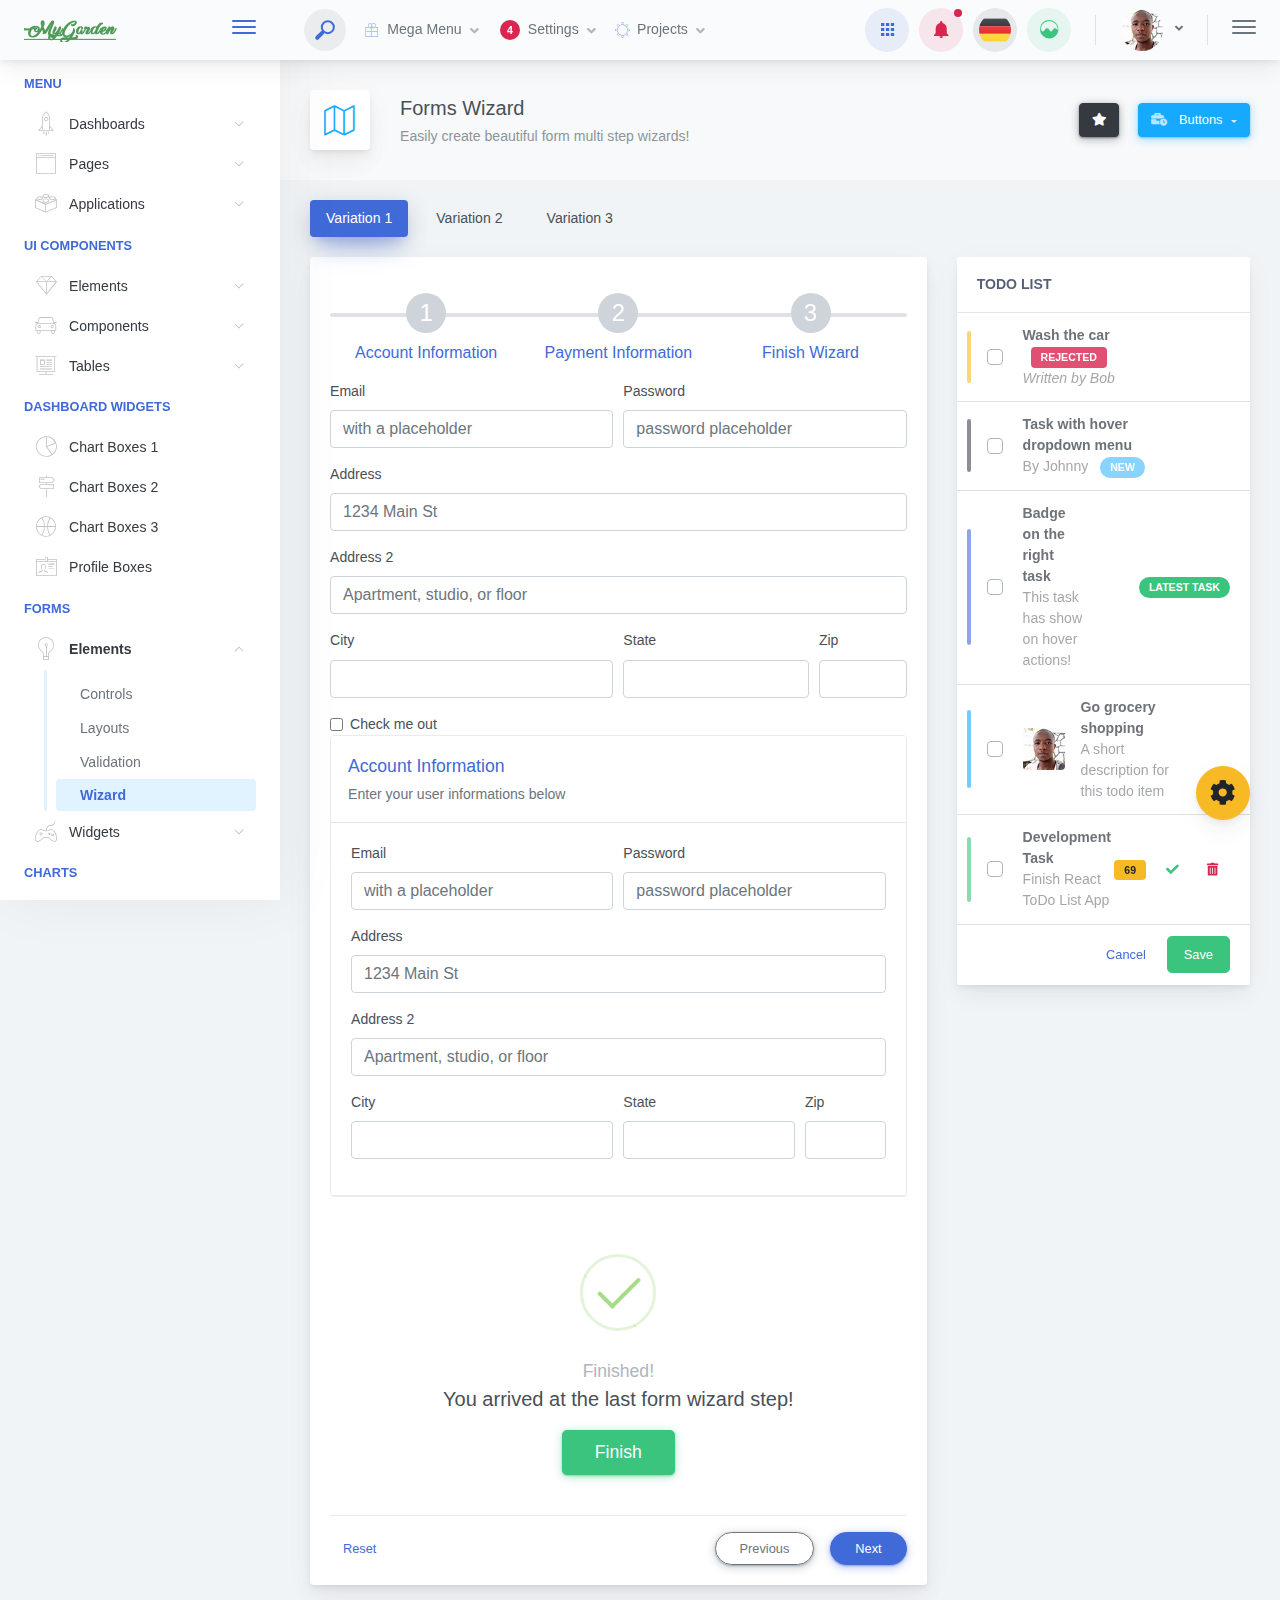
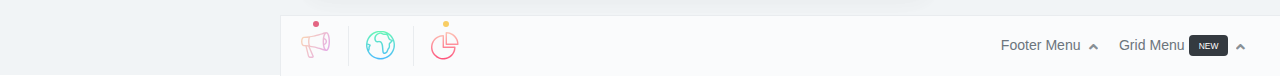
<file: admin/forms-wizard.html>
﻿<!doctype html>
<html lang="en">
<!-- Copied from https://demo.dashboardpack.com/architectui-html-pro/forms-wizard.html by Cyotek WebCopy 1.8.0.652, Monday, September 28, 2020, 7:58:09 AM -->

<head>
    <meta charset="utf-8">
    <meta http-equiv="X-UA-Compatible" content="IE=edge">
    <meta http-equiv="Content-Language" content="en">
    <meta http-equiv="Content-Type" content="text/html; charset=utf-8">
    <title>Forms Wizard - Easily create beautiful form multi step wizards!</title>
    <meta name="viewport" content="width=device-width, initial-scale=1, maximum-scale=1, user-scalable=no, shrink-to-fit=no">
    <meta name="description" content="Easily create beautiful form multi step wizards!">

    <!-- Disable tap highlight on IE -->
    <meta name="msapplication-tap-highlight" content="no">

<link href="main.d810cf0ae7f39f28f336.css" rel="stylesheet"></head>

<body>
    <div class="app-container app-theme-white body-tabs-shadow fixed-header fixed-sidebar">
        <div class="app-header header-shadow">
            <div class="app-header__logo">
                <div class="logo-src"></div>
                <div class="header__pane ml-auto">
                    <div>
                        <button type="button" class="hamburger close-sidebar-btn hamburger--elastic" data-class="closed-sidebar">
                            <span class="hamburger-box">
                                <span class="hamburger-inner"></span>
                            </span>
                        </button>
                    </div>
                </div>
            </div>
            <div class="app-header__mobile-menu">
                <div>
                    <button type="button" class="hamburger hamburger--elastic mobile-toggle-nav">
                        <span class="hamburger-box">
                            <span class="hamburger-inner"></span>
                        </span>
                    </button>
                </div>
            </div>
            <div class="app-header__menu">
                <span>
                    <button type="button" class="btn-icon btn-icon-only btn btn-primary btn-sm mobile-toggle-header-nav">
                        <span class="btn-icon-wrapper">
                            <i class="fa fa-ellipsis-v fa-w-6"></i>
                        </span>
                    </button>
                </span>
            </div>    <div class="app-header__content">
                <div class="app-header-left">
                    <div class="search-wrapper">
                        <div class="input-holder">
                            <input type="text" class="search-input" placeholder="Type to search">
                            <button class="search-icon"><span></span></button>
                        </div>
                        <button class="close"></button>
                    </div>
                    <ul class="header-megamenu nav">
                        <li class="nav-item">
                            <a href="javascript:void(0);" data-placement="bottom" rel="popover-focus" data-offset="300" data-toggle="popover-custom" class="nav-link">
                                <i class="nav-link-icon pe-7s-gift"> </i> Mega Menu
                                <i class="fa fa-angle-down ml-2 opacity-5"></i>
                            </a>
                            <div class="rm-max-width">
                                <div class="d-none popover-custom-content">
                                    <div class="dropdown-mega-menu">
                                        <div class="grid-menu grid-menu-3col">
                                            <div class="no-gutters row">
                                                <div class="col-sm-6 col-xl-4">
                                                    <ul class="nav flex-column">
                                                        <li class="nav-item-header nav-item"> Overview</li>
                                                        <li class="nav-item">
                                                            <a href="javascript:void(0);" class="nav-link">
                                                                <i class="nav-link-icon lnr-inbox"></i>
                                                                <span> Contacts</span>
                                                            </a>
                                                        </li>
                                                        <li class="nav-item">
                                                            <a href="javascript:void(0);" class="nav-link">
                                                                <i class="nav-link-icon lnr-book"></i>
                                                                <span> Incidents</span>
                                                                <div class="ml-auto badge badge-pill badge-danger">5</div>
                                                            </a>
                                                        </li>
                                                        <li class="nav-item">
                                                            <a href="javascript:void(0);" class="nav-link">
                                                                <i class="nav-link-icon lnr-picture"></i>
                                                                <span> Companies</span>
                                                            </a>
                                                        </li>
                                                        <li class="nav-item">
                                                            <a disabled="" href="javascript:void(0);" class="nav-link disabled">
                                                                <i class="nav-link-icon lnr-file-empty"></i>
                                                                <span> Dashboards</span>
                                                            </a>
                                                        </li>
                                                    </ul>
                                                </div>
                                                <div class="col-sm-6 col-xl-4">
                                                    <ul class="nav flex-column">
                                                        <li class="nav-item-header nav-item"> Favourites</li>
                                                        <li class="nav-item">
                                                            <a href="javascript:void(0);" class="nav-link"> Reports Conversions </a>
                                                        </li>
                                                        <li class="nav-item">
                                                            <a href="javascript:void(0);" class="nav-link"> Quick Start
                                                                <div class="ml-auto badge badge-success">New</div>
                                                            </a>
                                                        </li>
                                                        <li class="nav-item">
                                                            <a href="javascript:void(0);" class="nav-link">Users &amp; Groups</a>
                                                        </li>
                                                        <li class="nav-item">
                                                            <a href="javascript:void(0);" class="nav-link">Proprieties</a>
                                                        </li>
                                                    </ul>
                                                </div>
                                                <div class="col-sm-6 col-xl-4">
                                                    <ul class="nav flex-column">
                                                        <li class="nav-item-header nav-item">Sales &amp; Marketing</li>
                                                        <li class="nav-item">
                                                            <a href="javascript:void(0);" class="nav-link">Queues </a>
                                                        </li>
                                                        <li class="nav-item">
                                                            <a href="javascript:void(0);" class="nav-link">Resource Groups </a>
                                                        </li>
                                                        <li class="nav-item">
                                                            <a href="javascript:void(0);" class="nav-link">Goal Metrics
                                                                <div class="ml-auto badge badge-warning">3</div>
                                                            </a>
                                                        </li>
                                                        <li class="nav-item">
                                                            <a href="javascript:void(0);" class="nav-link">Campaigns</a>
                                                        </li>
                                                    </ul>
                                                </div>
                                            </div>
                                        </div>
                                    </div>
                                </div>
                            </div>
                        </li>
                        <li class="btn-group nav-item">
                            <a class="nav-link" data-toggle="dropdown" aria-expanded="false">
                                <span class="badge badge-pill badge-danger ml-0 mr-2">4</span> Settings
                                <i class="fa fa-angle-down ml-2 opacity-5"></i>
                            </a>
                            <div tabindex="-1" role="menu" aria-hidden="true" class="rm-pointers dropdown-menu">
                                <div class="dropdown-menu-header">
                                    <div class="dropdown-menu-header-inner bg-secondary">
                                        <div class="menu-header-image opacity-5" style="background-image: url('assets/images/dropdown-header/abstract2.jpg');"></div>
                                        <div class="menu-header-content">
                                            <h5 class="menu-header-title">Overview</h5>
                                            <h6 class="menu-header-subtitle">Dropdown menus for everyone</h6>
                                        </div>
                                    </div>
                                </div>
                                <div class="scroll-area-xs">
                                    <div class="scrollbar-container">
                                        <h6 tabindex="-1" class="dropdown-header">Key Figures</h6>
                                        <button type="button" tabindex="0" class="dropdown-item">Service Calendar</button>
                                        <button type="button" tabindex="0" class="dropdown-item">Knowledge Base</button>
                                        <button type="button" tabindex="0" class="dropdown-item">Accounts</button>
                                        <div tabindex="-1" class="dropdown-divider"></div>
                                        <button type="button" tabindex="0" class="dropdown-item">Products</button>
                                        <button type="button" tabindex="0" class="dropdown-item">Rollup Queries</button>
                                    </div>
                                </div>
                                <ul class="nav flex-column">
                                    <li class="nav-item-divider nav-item"></li>
                                    <li class="nav-item-btn nav-item">
                                        <button class="btn-wide btn-shadow btn btn-danger btn-sm">Cancel</button>
                                    </li>
                                </ul>
                            </div>
                        </li>
                        <li class="dropdown nav-item">
                            <a aria-haspopup="true" data-toggle="dropdown" class="nav-link" aria-expanded="false">
                                <i class="nav-link-icon pe-7s-settings"></i> Projects
                                <i class="fa fa-angle-down ml-2 opacity-5"></i>
                            </a>
                            <div tabindex="-1" role="menu" aria-hidden="true" class="dropdown-menu-rounded dropdown-menu-lg rm-pointers dropdown-menu">
                                <div class="dropdown-menu-header">
                                    <div class="dropdown-menu-header-inner bg-success">
                                        <div class="menu-header-image opacity-1" style="background-image: url('assets/images/dropdown-header/abstract3.jpg');"></div>
                                        <div class="menu-header-content text-left">
                                            <h5 class="menu-header-title">Overview</h5>
                                            <h6 class="menu-header-subtitle">Unlimited options</h6>
                                            <div class="menu-header-btn-pane">
                                                <button class="mr-2 btn btn-dark btn-sm">Settings</button>
                                                <button class="btn-icon btn-icon-only btn btn-warning btn-sm">
                                                    <i class="pe-7s-config btn-icon-wrapper"></i>
                                                </button>
                                            </div>
                                        </div>
                                    </div>
                                </div>
                                <button type="button" tabindex="0" class="dropdown-item">
                                    <i class="dropdown-icon lnr-file-empty"></i>Graphic Design
                                </button>
                                <button type="button" tabindex="0" class="dropdown-item">
                                    <i class="dropdown-icon lnr-file-empty"> </i>App Development
                                </button>
                                <button type="button" tabindex="0" class="dropdown-item">
                                    <i class="dropdown-icon lnr-file-empty"> </i>Icon Design
                                </button>
                                <div tabindex="-1" class="dropdown-divider"></div>
                                <button type="button" tabindex="0" class="dropdown-item">
                                    <i class="dropdown-icon lnr-file-empty"></i>Miscellaneous
                                </button>
                                <button type="button" tabindex="0" class="dropdown-item">
                                    <i class="dropdown-icon lnr-file-empty"></i>Frontend Dev
                                </button>
                            </div>
                        </li>
                    </ul>        </div>
                <div class="app-header-right">
                    <div class="header-dots">
                        <div class="dropdown">
                            <button type="button" aria-haspopup="true" aria-expanded="false" data-toggle="dropdown" class="p-0 mr-2 btn btn-link">
                                <span class="icon-wrapper icon-wrapper-alt rounded-circle">
                                    <span class="icon-wrapper-bg bg-primary"></span>
                                    <i class="icon text-primary ion-android-apps"></i>
                                </span>
                            </button>
                            <div tabindex="-1" role="menu" aria-hidden="true" class="dropdown-menu-xl rm-pointers dropdown-menu dropdown-menu-right">
                                <div class="dropdown-menu-header">
                                    <div class="dropdown-menu-header-inner bg-plum-plate">
                                        <div class="menu-header-image" style="background-image: url('assets/images/dropdown-header/abstract4.jpg');"></div>
                                        <div class="menu-header-content text-white">
                                            <h5 class="menu-header-title">Grid Dashboard</h5>
                                            <h6 class="menu-header-subtitle">Easy grid navigation inside dropdowns</h6>
                                        </div>
                                    </div>
                                </div>
                                <div class="grid-menu grid-menu-xl grid-menu-3col">
                                    <div class="no-gutters row">
                                        <div class="col-sm-6 col-xl-4">
                                            <button class="btn-icon-vertical btn-square btn-transition btn btn-outline-link">
                                                <i class="pe-7s-world icon-gradient bg-night-fade btn-icon-wrapper btn-icon-lg mb-3"></i> Automation
                                            </button>
                                        </div>
                                        <div class="col-sm-6 col-xl-4">
                                            <button class="btn-icon-vertical btn-square btn-transition btn btn-outline-link">
                                                <i class="pe-7s-piggy icon-gradient bg-night-fade btn-icon-wrapper btn-icon-lg mb-3"> </i> Reports
                                            </button>
                                        </div>
                                        <div class="col-sm-6 col-xl-4">
                                            <button class="btn-icon-vertical btn-square btn-transition btn btn-outline-link">
                                                <i class="pe-7s-config icon-gradient bg-night-fade btn-icon-wrapper btn-icon-lg mb-3"> </i> Settings
                                            </button>
                                        </div>
                                        <div class="col-sm-6 col-xl-4">
                                            <button class="btn-icon-vertical btn-square btn-transition btn btn-outline-link">
                                                <i class="pe-7s-browser icon-gradient bg-night-fade btn-icon-wrapper btn-icon-lg mb-3"> </i> Content
                                            </button>
                                        </div>
                                        <div class="col-sm-6 col-xl-4">
                                            <button class="btn-icon-vertical btn-square btn-transition btn btn-outline-link">
                                                <i class="pe-7s-hourglass icon-gradient bg-night-fade btn-icon-wrapper btn-icon-lg mb-3"></i> Activity
                                            </button>
                                        </div>
                                        <div class="col-sm-6 col-xl-4">
                                            <button class="btn-icon-vertical btn-square btn-transition btn btn-outline-link">
                                                <i class="pe-7s-world icon-gradient bg-night-fade btn-icon-wrapper btn-icon-lg mb-3"> </i> Contacts
                                            </button>
                                        </div>
                                    </div>
                                </div>
                                <ul class="nav flex-column">
                                    <li class="nav-item-divider nav-item"></li>
                                    <li class="nav-item-btn text-center nav-item">
                                        <button class="btn-shadow btn btn-primary btn-sm">Follow-ups</button>
                                    </li>
                                </ul>
                            </div>
                        </div>
                        <div class="dropdown">
                            <button type="button" aria-haspopup="true" aria-expanded="false" data-toggle="dropdown" class="p-0 mr-2 btn btn-link">
                                <span class="icon-wrapper icon-wrapper-alt rounded-circle">
                                    <span class="icon-wrapper-bg bg-danger"></span>
                                    <i class="icon text-danger icon-anim-pulse ion-android-notifications"></i>
                                    <span class="badge badge-dot badge-dot-sm badge-danger">Notifications</span>
                                </span>
                            </button>
                            <div tabindex="-1" role="menu" aria-hidden="true" class="dropdown-menu-xl rm-pointers dropdown-menu dropdown-menu-right">
                                <div class="dropdown-menu-header mb-0">
                                    <div class="dropdown-menu-header-inner bg-deep-blue">
                                        <div class="menu-header-image opacity-1" style="background-image: url('assets/images/dropdown-header/city3.jpg');"></div>
                                        <div class="menu-header-content text-dark">
                                            <h5 class="menu-header-title">Notifications</h5>
                                            <h6 class="menu-header-subtitle">You have <b>21</b> unread messages</h6>
                                        </div>
                                    </div>
                                </div>
                                <ul class="tabs-animated-shadow tabs-animated nav nav-justified tabs-shadow-bordered p-3">
                                    <li class="nav-item">
                                        <a role="tab" class="nav-link active" data-toggle="tab" href="#tab-messages-header">
                                            <span>Messages</span>
                                        </a>
                                    </li>
                                    <li class="nav-item">
                                        <a role="tab" class="nav-link" data-toggle="tab" href="#tab-events-header">
                                            <span>Events</span>
                                        </a>
                                    </li>
                                    <li class="nav-item">
                                        <a role="tab" class="nav-link" data-toggle="tab" href="#tab-errors-header">
                                            <span>System Errors</span>
                                        </a>
                                    </li>
                                </ul>
                                <div class="tab-content">
                                    <div class="tab-pane active" id="tab-messages-header" role="tabpanel">
                                        <div class="scroll-area-sm">
                                            <div class="scrollbar-container">
                                                <div class="p-3">
                                                    <div class="notifications-box">
                                                        <div class="vertical-time-simple vertical-without-time vertical-timeline vertical-timeline--one-column">
                                                            <div class="vertical-timeline-item dot-danger vertical-timeline-element">
                                                                <div><span class="vertical-timeline-element-icon bounce-in"></span>
                                                                    <div class="vertical-timeline-element-content bounce-in">
                                                                        <h4 class="timeline-title">All Hands Meeting</h4>
                                                                        <span class="vertical-timeline-element-date"></span>
                                                                    </div>
                                                                </div>
                                                            </div>
                                                            <div class="vertical-timeline-item dot-warning vertical-timeline-element">
                                                                <div>
                                                                    <span class="vertical-timeline-element-icon bounce-in"></span>
                                                                    <div class="vertical-timeline-element-content bounce-in">
                                                                        <p>Yet another one, at <span class="text-success">15:00 PM</span></p>
                                                                        <span class="vertical-timeline-element-date"></span>
                                                                    </div>
                                                                </div>
                                                            </div>
                                                            <div class="vertical-timeline-item dot-success vertical-timeline-element">
                                                                <div>
                                                                    <span class="vertical-timeline-element-icon bounce-in"></span>
                                                                    <div class="vertical-timeline-element-content bounce-in">
                                                                        <h4 class="timeline-title">Build the production release
                                                                            <span class="badge badge-danger ml-2">NEW</span>
                                                                        </h4>
                                                                        <span class="vertical-timeline-element-date"></span>
                                                                    </div>
                                                                </div>
                                                            </div>
                                                            <div class="vertical-timeline-item dot-primary vertical-timeline-element">
                                                                <div>
                                                                    <span class="vertical-timeline-element-icon bounce-in"></span>
                                                                    <div class="vertical-timeline-element-content bounce-in">
                                                                        <h4 class="timeline-title">Something not important
                                                                            <div class="avatar-wrapper mt-2 avatar-wrapper-overlap">
                                                                                <div class="avatar-icon-wrapper avatar-icon-sm">
                                                                                    <div class="avatar-icon">
                                                                                        <img src="assets/images/avatars/1.jpg" alt="">
                                                                                    </div>
                                                                                </div>
                                                                                <div class="avatar-icon-wrapper avatar-icon-sm">
                                                                                    <div class="avatar-icon">
                                                                                        <img src="assets/images/avatars/2.jpg" alt="">
                                                                                    </div>
                                                                                </div>
                                                                                <div class="avatar-icon-wrapper avatar-icon-sm">
                                                                                    <div class="avatar-icon">
                                                                                        <img src="assets/images/avatars/3.jpg" alt="">
                                                                                    </div>
                                                                                </div>
                                                                                <div class="avatar-icon-wrapper avatar-icon-sm">
                                                                                    <div class="avatar-icon">
                                                                                        <img src="assets/images/avatars/4.jpg" alt="">
                                                                                    </div>
                                                                                </div>
                                                                                <div class="avatar-icon-wrapper avatar-icon-sm">
                                                                                    <div class="avatar-icon">
                                                                                        <img src="assets/images/avatars/5.jpg" alt="">
                                                                                    </div>
                                                                                </div>
                                                                                <div class="avatar-icon-wrapper avatar-icon-sm">
                                                                                    <div class="avatar-icon">
                                                                                        <img src="assets/images/avatars/9.jpg" alt="">
                                                                                    </div>
                                                                                </div>
                                                                                <div class="avatar-icon-wrapper avatar-icon-sm">
                                                                                    <div class="avatar-icon">
                                                                                        <img src="assets/images/avatars/7.jpg" alt="">
                                                                                    </div>
                                                                                </div>
                                                                                <div class="avatar-icon-wrapper avatar-icon-sm">
                                                                                    <div class="avatar-icon">
                                                                                        <img src="assets/images/avatars/8.jpg" alt="">
                                                                                    </div>
                                                                                </div>
                                                                                <div class="avatar-icon-wrapper avatar-icon-sm avatar-icon-add">
                                                                                    <div class="avatar-icon"><i>+</i></div>
                                                                                </div>
                                                                            </div>
                                                                        </h4>
                                                                        <span class="vertical-timeline-element-date"></span>
                                                                    </div>
                                                                </div>
                                                            </div>
                                                            <div class="vertical-timeline-item dot-info vertical-timeline-element">
                                                                <div>
                                                                    <span class="vertical-timeline-element-icon bounce-in"></span>
                                                                    <div class="vertical-timeline-element-content bounce-in">
                                                                        <h4 class="timeline-title">This dot has an info state</h4>
                                                                        <span class="vertical-timeline-element-date"></span>
                                                                    </div>
                                                                </div>
                                                            </div>
                                                            <div class="vertical-timeline-item dot-danger vertical-timeline-element">
                                                                <div>
                                                                    <span class="vertical-timeline-element-icon bounce-in"></span>
                                                                    <div class="vertical-timeline-element-content bounce-in">
                                                                        <h4 class="timeline-title">All Hands Meeting</h4>
                                                                        <span class="vertical-timeline-element-date"></span>
                                                                    </div>
                                                                </div>
                                                            </div>
                                                            <div class="vertical-timeline-item dot-warning vertical-timeline-element">
                                                                <div>
                                                                    <span class="vertical-timeline-element-icon bounce-in"></span>
                                                                    <div class="vertical-timeline-element-content bounce-in">
                                                                        <p>Yet another one, at <span class="text-success">15:00 PM</span>
                                                                        </p><span class="vertical-timeline-element-date"></span>
                                                                    </div>
                                                                </div>
                                                            </div>
                                                            <div class="vertical-timeline-item dot-success vertical-timeline-element">
                                                                <div><span class="vertical-timeline-element-icon bounce-in"></span>
                                                                    <div class="vertical-timeline-element-content bounce-in">
                                                                        <h4 class="timeline-title">Build the production release
                                                                            <span class="badge badge-danger ml-2">NEW</span>
                                                                        </h4>
                                                                        <span class="vertical-timeline-element-date"></span>
                                                                    </div>
                                                                </div>
                                                            </div>
                                                            <div class="vertical-timeline-item dot-dark vertical-timeline-element">
                                                                <div><span class="vertical-timeline-element-icon bounce-in"></span>
                                                                    <div class="vertical-timeline-element-content bounce-in">
                                                                        <h4 class="timeline-title">This dot has a dark state</h4>
                                                                        <span class="vertical-timeline-element-date"></span>
                                                                    </div>
                                                                </div>
                                                            </div>
                                                        </div>
                                                    </div>
                                                </div>
                                            </div>
                                        </div>
                                    </div>
                                    <div class="tab-pane" id="tab-events-header" role="tabpanel">
                                        <div class="scroll-area-sm">
                                            <div class="scrollbar-container">
                                                <div class="p-3">
                                                    <div class="vertical-without-time vertical-timeline vertical-timeline--animate vertical-timeline--one-column">
                                                        <div class="vertical-timeline-item vertical-timeline-element">
                                                            <div>
                                                                <span class="vertical-timeline-element-icon bounce-in">
                                                                    <i class="badge badge-dot badge-dot-xl badge-success"> </i>
                                                                </span>
                                                                <div class="vertical-timeline-element-content bounce-in">
                                                                    <h4 class="timeline-title">All Hands Meeting</h4>
                                                                    <p>Lorem ipsum dolor sic amet, today at 
                                                                        <a href="javascript:void(0);">12:00 PM</a>
                                                                    </p>
                                                                    <span class="vertical-timeline-element-date"></span>
                                                                </div>
                                                            </div>
                                                        </div>
                                                        <div class="vertical-timeline-item vertical-timeline-element">
                                                            <div>
                                                                <span class="vertical-timeline-element-icon bounce-in">
                                                                    <i class="badge badge-dot badge-dot-xl badge-warning"> </i>
                                                                </span>
                                                                <div class="vertical-timeline-element-content bounce-in">
                                                                    <p>Another meeting today, at <b class="text-danger">12:00 PM</b></p>
                                                                    <p>Yet another one, at <span class="text-success">15:00 PM</span></p>
                                                                    <span class="vertical-timeline-element-date"></span>
                                                                </div>
                                                            </div>
                                                        </div>
                                                        <div class="vertical-timeline-item vertical-timeline-element">
                                                            <div>
                                                                <span class="vertical-timeline-element-icon bounce-in">
                                                                    <i class="badge badge-dot badge-dot-xl badge-danger"> </i>
                                                                </span>
                                                                <div class="vertical-timeline-element-content bounce-in">
                                                                    <h4 class="timeline-title">Build the production release</h4>
                                                                    <p>Lorem ipsum dolor sit amit,consectetur eiusmdd tempor incididunt ut
                                                                        labore et dolore magna elit enim at minim veniam quis nostrud
                                                                    </p>
                                                                    <span class="vertical-timeline-element-date"></span>
                                                                </div>
                                                            </div>
                                                        </div>
                                                        <div class="vertical-timeline-item vertical-timeline-element">
                                                            <div>
                                                                <span class="vertical-timeline-element-icon bounce-in">
                                                                    <i class="badge badge-dot badge-dot-xl badge-primary"> </i>
                                                                </span>
                                                                <div class="vertical-timeline-element-content bounce-in">
                                                                    <h4 class="timeline-title text-success">Something not important</h4>
                                                                    <p>Lorem ipsum dolor sit amit,consectetur elit enim at minim veniam quis nostrud</p>
                                                                    <span class="vertical-timeline-element-date"></span>
                                                                </div>
                                                            </div>
                                                        </div>
                                                        <div class="vertical-timeline-item vertical-timeline-element">
                                                            <div>
                                                                <span class="vertical-timeline-element-icon bounce-in">
                                                                    <i class="badge badge-dot badge-dot-xl badge-success"> </i>
                                                                </span>
                                                                <div class="vertical-timeline-element-content bounce-in">
                                                                    <h4 class="timeline-title">All Hands Meeting</h4>
                                                                    <p>Lorem ipsum dolor sic amet, today at 
                                                                        <a href="javascript:void(0);">12:00 PM</a>
                                                                    </p>
                                                                    <span class="vertical-timeline-element-date"></span>
                                                                </div>
                                                            </div>
                                                        </div>
                                                        <div class="vertical-timeline-item vertical-timeline-element">
                                                            <div>
                                                                <span class="vertical-timeline-element-icon bounce-in">
                                                                    <i class="badge badge-dot badge-dot-xl badge-warning"> </i>
                                                                </span>
                                                                <div class="vertical-timeline-element-content bounce-in">
                                                                    <p>Another meeting today, at <b class="text-danger">12:00 PM</b></p>
                                                                    <p>Yet another one, at <span class="text-success">15:00 PM</span></p>
                                                                    <span class="vertical-timeline-element-date"></span>
                                                                </div>
                                                            </div>
                                                        </div>
                                                        <div class="vertical-timeline-item vertical-timeline-element">
                                                            <div>
                                                                <span class="vertical-timeline-element-icon bounce-in">
                                                                    <i class="badge badge-dot badge-dot-xl badge-danger"> </i>
                                                                </span>
                                                                <div class="vertical-timeline-element-content bounce-in">
                                                                    <h4 class="timeline-title">Build the production release</h4>
                                                                    <p>Lorem ipsum dolor sit amit,consectetur eiusmdd tempor incididunt ut
                                                                        labore et dolore magna elit enim at minim veniam quis nostrud
                                                                    </p>
                                                                    <span class="vertical-timeline-element-date"></span>
                                                                </div>
                                                            </div>
                                                        </div>
                                                        <div class="vertical-timeline-item vertical-timeline-element">
                                                            <div>
                                                                <span class="vertical-timeline-element-icon bounce-in">
                                                                    <i class="badge badge-dot badge-dot-xl badge-primary"> </i>
                                                                </span>
                                                                <div class="vertical-timeline-element-content bounce-in">
                                                                    <h4 class="timeline-title text-success">Something not important</h4>
                                                                    <p>Lorem ipsum dolor sit amit,consectetur elit enim at minim veniam quis nostrud</p>
                                                                    <span class="vertical-timeline-element-date"></span>
                                                                </div>
                                                            </div>
                                                        </div>
                                                    </div>
                                                </div>
                                            </div>
                                        </div>
                                    </div>
                                    <div class="tab-pane" id="tab-errors-header" role="tabpanel">
                                        <div class="scroll-area-sm">
                                            <div class="scrollbar-container">
                                                <div class="no-results pt-3 pb-0">
                                                    <div class="swal2-icon swal2-success swal2-animate-success-icon">
                                                        <div class="swal2-success-circular-line-left" style="background-color: rgb(255, 255, 255);"></div>
                                                        <span class="swal2-success-line-tip"></span>
                                                        <span class="swal2-success-line-long"></span>
                                                        <div class="swal2-success-ring"></div>
                                                        <div class="swal2-success-fix" style="background-color: rgb(255, 255, 255);"></div>
                                                        <div class="swal2-success-circular-line-right" style="background-color: rgb(255, 255, 255);"></div>
                                                    </div>
                                                    <div class="results-subtitle">All caught up!</div>
                                                    <div class="results-title">There are no system errors!</div>
                                                </div>
                                            </div>
                                        </div>
                                    </div>
                                </div>
                                <ul class="nav flex-column">
                                    <li class="nav-item-divider nav-item"></li>
                                    <li class="nav-item-btn text-center nav-item">
                                        <button class="btn-shadow btn-wide btn-pill btn btn-focus btn-sm">View Latest Changes</button>
                                    </li>
                                </ul>
                            </div>
                        </div>
                        <div class="dropdown">
                            <button type="button" data-toggle="dropdown" class="p-0 mr-2 btn btn-link">
                                <span class="icon-wrapper icon-wrapper-alt rounded-circle">
                                    <span class="icon-wrapper-bg bg-focus"></span>
                                    <span class="language-icon opacity-8 flag large DE"></span>
                                </span>
                            </button>
                            <div tabindex="-1" role="menu" aria-hidden="true" class="rm-pointers dropdown-menu dropdown-menu-right">
                                <div class="dropdown-menu-header">
                                    <div class="dropdown-menu-header-inner pt-4 pb-4 bg-focus">
                                        <div class="menu-header-image opacity-05" style="background-image: url('assets/images/dropdown-header/city2.jpg');"></div>
                                        <div class="menu-header-content text-center text-white">
                                            <h6 class="menu-header-subtitle mt-0"> Choose Language</h6>
                                        </div>
                                    </div>
                                </div>
                                <h6 tabindex="-1" class="dropdown-header"> Popular Languages</h6>
                                <button type="button" tabindex="0" class="dropdown-item">
                                    <span class="mr-3 opacity-8 flag large US"></span> USA
                                </button>
                                <button type="button" tabindex="0" class="dropdown-item">
                                    <span class="mr-3 opacity-8 flag large CH"></span> Switzerland
                                </button>
                                <button type="button" tabindex="0" class="dropdown-item">
                                    <span class="mr-3 opacity-8 flag large FR"></span> France
                                </button>
                                <button type="button" tabindex="0" class="dropdown-item">
                                    <span class="mr-3 opacity-8 flag large ES"></span>Spain
                                </button>
                                <div tabindex="-1" class="dropdown-divider"></div>
                                <h6 tabindex="-1" class="dropdown-header">Others</h6>
                                <button type="button" tabindex="0" class="dropdown-item active">
                                    <span class="mr-3 opacity-8 flag large DE"></span> Germany
                                </button>
                                <button type="button" tabindex="0" class="dropdown-item">
                                    <span class="mr-3 opacity-8 flag large IT"></span> Italy
                                </button>
                            </div>
                        </div>
                        <div class="dropdown">
                            <button type="button" aria-haspopup="true" data-toggle="dropdown" aria-expanded="false" class="p-0 btn btn-link dd-chart-btn">
                                <span class="icon-wrapper icon-wrapper-alt rounded-circle">
                                    <span class="icon-wrapper-bg bg-success"></span>
                                    <i class="icon text-success ion-ios-analytics"></i>
                                </span>
                            </button>
                            <div tabindex="-1" role="menu" aria-hidden="true" class="dropdown-menu-xl rm-pointers dropdown-menu dropdown-menu-right">
                                <div class="dropdown-menu-header">
                                    <div class="dropdown-menu-header-inner bg-premium-dark">
                                        <div class="menu-header-image" style="background-image: url('assets/images/dropdown-header/abstract4.jpg');"></div>
                                        <div class="menu-header-content text-white">
                                            <h5 class="menu-header-title">Users Online</h5>
                                            <h6 class="menu-header-subtitle">Recent Account Activity Overview</h6>
                                        </div>
                                    </div>
                                </div>
                                <div class="widget-chart">
                                    <div class="widget-chart-content">
                                        <div class="icon-wrapper rounded-circle">
                                            <div class="icon-wrapper-bg opacity-9 bg-focus"></div>
                                            <i class="lnr-users text-white"></i>
                                        </div>
                                        <div class="widget-numbers">
                                            <span>344k</span>
                                        </div>
                                        <div class="widget-subheading pt-2">
                                            Profile views since last login
                                        </div>
                                        <div class="widget-description text-danger">
                                            <span class="pr-1"><span>176%</span></span>
                                            <i class="fa fa-arrow-left"></i>
                                        </div>
                                    </div>
                                    <div class="widget-chart-wrapper">
                                        <div id="dashboard-sparkline-carousel-3-pop"></div>
                                    </div>
                                </div>
                                <ul class="nav flex-column">
                                    <li class="nav-item-divider mt-0 nav-item"></li>
                                    <li class="nav-item-btn text-center nav-item">
                                        <button class="btn-shine btn-wide btn-pill btn btn-warning btn-sm">
                                            <i class="fa fa-cog fa-spin mr-2"></i>View Details
                                        </button>
                                    </li>
                                </ul>
                            </div>
                        </div>
                    </div>
                    
                    <div class="header-btn-lg pr-0">
                        <div class="widget-content p-0">
                            <div class="widget-content-wrapper">
                                <div class="widget-content-left">
                                    <div class="btn-group">
                                        <a data-toggle="dropdown" aria-haspopup="true" aria-expanded="false" class="p-0 btn">
                                            <img width="42" class="rounded-circle" src="assets/images/avatars/1.jpg" alt="">
                                            <i class="fa fa-angle-down ml-2 opacity-8"></i>
                                        </a>
                                        <div tabindex="-1" role="menu" aria-hidden="true" class="rm-pointers dropdown-menu-lg dropdown-menu dropdown-menu-right">
                                            <div class="dropdown-menu-header">
                                                <div class="dropdown-menu-header-inner bg-info">
                                                    <div class="menu-header-image opacity-2" style="background-image: url('assets/images/dropdown-header/city3.jpg');"></div>
                                                    <div class="menu-header-content text-left">
                                                        <div class="widget-content p-0">
                                                            <div class="widget-content-wrapper">
                                                                <div class="widget-content-left mr-3">
                                                                    <img width="42" class="rounded-circle" src="assets/images/avatars/1.jpg" alt="">
                                                                </div>
                                                                <div class="widget-content-left">
                                                                    <div class="widget-heading">Alina Mcloughlin</div>
                                                                    <div class="widget-subheading opacity-8">A short profile description</div>
                                                                </div>
                                                                <div class="widget-content-right mr-2">
                                                                    <button class="btn-pill btn-shadow btn-shine btn btn-focus">Logout</button>
                                                                </div>
                                                            </div>
                                                        </div>
                                                    </div>
                                                </div>
                                            </div>
                                            <div class="scroll-area-xs" style="height: 150px;">
                                                <div class="scrollbar-container ps">
                                                    <ul class="nav flex-column">
                                                        <li class="nav-item-header nav-item">Activity</li>
                                                        <li class="nav-item">
                                                            <a href="javascript:void(0);" class="nav-link">Chat
                                                                <div class="ml-auto badge badge-pill badge-info">8</div>
                                                            </a>
                                                        </li>
                                                        <li class="nav-item">
                                                            <a href="javascript:void(0);" class="nav-link">Recover Password</a>
                                                        </li>
                                                        <li class="nav-item-header nav-item">My Account
                                                        </li>
                                                        <li class="nav-item">
                                                            <a href="javascript:void(0);" class="nav-link">Settings
                                                                <div class="ml-auto badge badge-success">New</div>
                                                            </a>
                                                        </li>
                                                        <li class="nav-item">
                                                            <a href="javascript:void(0);" class="nav-link">Messages
                                                                <div class="ml-auto badge badge-warning">512</div>
                                                            </a>
                                                        </li>
                                                        <li class="nav-item">
                                                            <a href="javascript:void(0);" class="nav-link">Logs</a>
                                                        </li>
                                                    </ul>
                                                </div>
                                            </div>
                                            <ul class="nav flex-column">
                                                <li class="nav-item-divider mb-0 nav-item"></li>
                                            </ul>
                                            <div class="grid-menu grid-menu-2col">
                                                <div class="no-gutters row">
                                                    <div class="col-sm-6">
                                                        <button class="btn-icon-vertical btn-transition btn-transition-alt pt-2 pb-2 btn btn-outline-warning">
                                                            <i class="pe-7s-chat icon-gradient bg-amy-crisp btn-icon-wrapper mb-2"></i> Message Inbox
                                                        </button>
                                                    </div>
                                                    <div class="col-sm-6">
                                                        <button class="btn-icon-vertical btn-transition btn-transition-alt pt-2 pb-2 btn btn-outline-danger">
                                                            <i class="pe-7s-ticket icon-gradient bg-love-kiss btn-icon-wrapper mb-2"></i>
                                                            <b>Support Tickets</b>
                                                        </button>
                                                    </div>
                                                </div>
                                            </div>
                                            <ul class="nav flex-column">
                                                <li class="nav-item-divider nav-item">
                                                </li>
                                                <li class="nav-item-btn text-center nav-item">
                                                    <button class="btn-wide btn btn-primary btn-sm"> Open Messages </button>
                                                </li>
                                            </ul>
                                        </div>
                                    </div>
                                </div>
                                <div class="widget-content-left  ml-3 header-user-info">
                                    <div class="widget-heading"> Alina Mclourd </div>
                                    <div class="widget-subheading"> VP People Manager </div>
                                </div>
                                <div class="widget-content-right header-user-info ml-3">
                                    <button type="button" class="btn-shadow p-1 btn btn-primary btn-sm show-toastr-example">
                                        <i class="fa text-white fa-calendar pr-1 pl-1"></i>
                                    </button>
                                </div>
                            </div>
                        </div>
                    </div>
                    <div class="header-btn-lg">
                        <button type="button" class="hamburger hamburger--elastic open-right-drawer">
                            <span class="hamburger-box">
                                <span class="hamburger-inner"></span>
                            </span>
                        </button>
                    </div>        </div>
            </div>
        </div>        <div class="ui-theme-settings">
            <button type="button" id="TooltipDemo" class="btn-open-options btn btn-warning">
                <i class="fa fa-cog fa-w-16 fa-spin fa-2x"></i>
            </button>
            <div class="theme-settings__inner">
                <div class="scrollbar-container">
                    <div class="theme-settings__options-wrapper">
                        <h3 class="themeoptions-heading">Layout Options</h3>
                        <div class="p-3">
                            <ul class="list-group">
                                <li class="list-group-item">
                                    <div class="widget-content p-0">
                                        <div class="widget-content-wrapper">
                                            <div class="widget-content-left mr-3">
                                                <div class="switch has-switch switch-container-class" data-class="fixed-header">
                                                    <div class="switch-animate switch-on">
                                                        <input type="checkbox" checked="" data-toggle="toggle" data-onstyle="success">
                                                    </div>
                                                </div>
                                            </div>
                                            <div class="widget-content-left">
                                                <div class="widget-heading">Fixed Header</div>
                                                <div class="widget-subheading">Makes the header top fixed, always visible!</div>
                                            </div>
                                        </div>
                                    </div>
                                </li>
                                <li class="list-group-item">
                                    <div class="widget-content p-0">
                                        <div class="widget-content-wrapper">
                                            <div class="widget-content-left mr-3">
                                                <div class="switch has-switch switch-container-class" data-class="fixed-sidebar">
                                                    <div class="switch-animate switch-on">
                                                        <input type="checkbox" checked="" data-toggle="toggle" data-onstyle="success">
                                                    </div>
                                                </div>
                                            </div>
                                            <div class="widget-content-left">
                                                <div class="widget-heading">Fixed Sidebar</div>
                                                <div class="widget-subheading">Makes the sidebar left fixed, always visible!</div>
                                            </div>
                                        </div>
                                    </div>
                                </li>
                                <li class="list-group-item">
                                    <div class="widget-content p-0">
                                        <div class="widget-content-wrapper">
                                            <div class="widget-content-left mr-3">
                                                <div class="switch has-switch switch-container-class" data-class="fixed-footer">
                                                    <div class="switch-animate switch-off">
                                                        <input type="checkbox" data-toggle="toggle" data-onstyle="success">
                                                    </div>
                                                </div>
                                            </div>
                                            <div class="widget-content-left">
                                                <div class="widget-heading">Fixed Footer</div>
                                                <div class="widget-subheading">Makes the app footer bottom fixed, always visible!</div>
                                            </div>
                                        </div>
                                    </div>
                                </li>
                            </ul>
                        </div>
                        <h3 class="themeoptions-heading">
                            <div> Header Options </div>
                            <button type="button" class="btn-pill btn-shadow btn-wide ml-auto btn btn-focus btn-sm switch-header-cs-class" data-class="">
                                Restore Default
                            </button>
                        </h3>
                        <div class="p-3">
                            <ul class="list-group">
                                <li class="list-group-item">
                                    <h5 class="pb-2">Choose Color Scheme</h5>
                                    <div class="theme-settings-swatches">
                                        <div class="swatch-holder bg-primary switch-header-cs-class" data-class="bg-primary header-text-light"></div>
                                        <div class="swatch-holder bg-secondary switch-header-cs-class" data-class="bg-secondary header-text-light"></div>
                                        <div class="swatch-holder bg-success switch-header-cs-class" data-class="bg-success header-text-light"></div>
                                        <div class="swatch-holder bg-info switch-header-cs-class" data-class="bg-info header-text-light"></div>
                                        <div class="swatch-holder bg-warning switch-header-cs-class" data-class="bg-warning header-text-dark"></div>
                                        <div class="swatch-holder bg-danger switch-header-cs-class" data-class="bg-danger header-text-light"></div>
                                        <div class="swatch-holder bg-light switch-header-cs-class" data-class="bg-light header-text-dark"></div>
                                        <div class="swatch-holder bg-dark switch-header-cs-class" data-class="bg-dark header-text-light"></div>
                                        <div class="swatch-holder bg-focus switch-header-cs-class" data-class="bg-focus header-text-light"></div>
                                        <div class="swatch-holder bg-alternate switch-header-cs-class" data-class="bg-alternate header-text-light"></div>
                                        <div class="divider"></div>
                                        <div class="swatch-holder bg-vicious-stance switch-header-cs-class" data-class="bg-vicious-stance header-text-light"></div>
                                        <div class="swatch-holder bg-midnight-bloom switch-header-cs-class" data-class="bg-midnight-bloom header-text-light"></div>
                                        <div class="swatch-holder bg-night-sky switch-header-cs-class" data-class="bg-night-sky header-text-light"></div>
                                        <div class="swatch-holder bg-slick-carbon switch-header-cs-class" data-class="bg-slick-carbon header-text-light"></div>
                                        <div class="swatch-holder bg-asteroid switch-header-cs-class" data-class="bg-asteroid header-text-light"></div>
                                        <div class="swatch-holder bg-royal switch-header-cs-class" data-class="bg-royal header-text-light"></div>
                                        <div class="swatch-holder bg-warm-flame switch-header-cs-class" data-class="bg-warm-flame header-text-dark"></div>
                                        <div class="swatch-holder bg-night-fade switch-header-cs-class" data-class="bg-night-fade header-text-dark"></div>
                                        <div class="swatch-holder bg-sunny-morning switch-header-cs-class" data-class="bg-sunny-morning header-text-dark"></div>
                                        <div class="swatch-holder bg-tempting-azure switch-header-cs-class" data-class="bg-tempting-azure header-text-dark"></div>
                                        <div class="swatch-holder bg-amy-crisp switch-header-cs-class" data-class="bg-amy-crisp header-text-dark"></div>
                                        <div class="swatch-holder bg-heavy-rain switch-header-cs-class" data-class="bg-heavy-rain header-text-dark"></div>
                                        <div class="swatch-holder bg-mean-fruit switch-header-cs-class" data-class="bg-mean-fruit header-text-dark"></div>
                                        <div class="swatch-holder bg-malibu-beach switch-header-cs-class" data-class="bg-malibu-beach header-text-light"></div>
                                        <div class="swatch-holder bg-deep-blue switch-header-cs-class" data-class="bg-deep-blue header-text-dark"></div>
                                        <div class="swatch-holder bg-ripe-malin switch-header-cs-class" data-class="bg-ripe-malin header-text-light"></div>
                                        <div class="swatch-holder bg-arielle-smile switch-header-cs-class" data-class="bg-arielle-smile header-text-light"></div>
                                        <div class="swatch-holder bg-plum-plate switch-header-cs-class" data-class="bg-plum-plate header-text-light"></div>
                                        <div class="swatch-holder bg-happy-fisher switch-header-cs-class" data-class="bg-happy-fisher header-text-dark"></div>
                                        <div class="swatch-holder bg-happy-itmeo switch-header-cs-class" data-class="bg-happy-itmeo header-text-light"></div>
                                        <div class="swatch-holder bg-mixed-hopes switch-header-cs-class" data-class="bg-mixed-hopes header-text-light"></div>
                                        <div class="swatch-holder bg-strong-bliss switch-header-cs-class" data-class="bg-strong-bliss header-text-light"></div>
                                        <div class="swatch-holder bg-grow-early switch-header-cs-class" data-class="bg-grow-early header-text-light"></div>
                                        <div class="swatch-holder bg-love-kiss switch-header-cs-class" data-class="bg-love-kiss header-text-light"></div>
                                        <div class="swatch-holder bg-premium-dark switch-header-cs-class" data-class="bg-premium-dark header-text-light"></div>
                                        <div class="swatch-holder bg-happy-green switch-header-cs-class" data-class="bg-happy-green header-text-light"></div>
                                    </div>
                                </li>
                            </ul>
                        </div>
                        <h3 class="themeoptions-heading">
                            <div>Sidebar Options</div>
                            <button type="button" class="btn-pill btn-shadow btn-wide ml-auto btn btn-focus btn-sm switch-sidebar-cs-class" data-class="">
                                Restore Default
                            </button>
                        </h3>
                        <div class="p-3">
                            <ul class="list-group">
                                <!--<li class="list-group-item">
                                    <div class="widget-content p-0">
                                        <div class="widget-content-wrapper">
                                            <div class="widget-content-left mr-3">
                                                <div class="switch has-switch" data-on-label="ON" data-off-label="OFF">
                                                    <div class="switch-animate switch-off">
                                                        <input type="checkbox" data-toggle="toggle" data-onstyle="success">
                                                    </div>
                                                </div>
                                            </div>
                                            <div class="widget-content-left">
                                                <div class="widget-heading">Sidebar Background Image
                                                </div>
                                                <div class="widget-subheading">Enable background images for sidebar!
                                                </div>
                                            </div>
                                        </div>
                                    </div>
                                </li>-->
                                <li class="list-group-item">
                                    <h5 class="pb-2">Choose Color Scheme</h5>
                                    <div class="theme-settings-swatches">
                                        <div class="swatch-holder bg-primary switch-sidebar-cs-class" data-class="bg-primary sidebar-text-light"></div>
                                        <div class="swatch-holder bg-secondary switch-sidebar-cs-class" data-class="bg-secondary sidebar-text-light"></div>
                                        <div class="swatch-holder bg-success switch-sidebar-cs-class" data-class="bg-success sidebar-text-dark"></div>
                                        <div class="swatch-holder bg-info switch-sidebar-cs-class" data-class="bg-info sidebar-text-dark"></div>
                                        <div class="swatch-holder bg-warning switch-sidebar-cs-class" data-class="bg-warning sidebar-text-dark"></div>
                                        <div class="swatch-holder bg-danger switch-sidebar-cs-class" data-class="bg-danger sidebar-text-light"></div>
                                        <div class="swatch-holder bg-light switch-sidebar-cs-class" data-class="bg-light sidebar-text-dark"></div>
                                        <div class="swatch-holder bg-dark switch-sidebar-cs-class" data-class="bg-dark sidebar-text-light"></div>
                                        <div class="swatch-holder bg-focus switch-sidebar-cs-class" data-class="bg-focus sidebar-text-light"></div>
                                        <div class="swatch-holder bg-alternate switch-sidebar-cs-class" data-class="bg-alternate sidebar-text-light"></div>
                                        <div class="divider"></div>
                                        <div class="swatch-holder bg-vicious-stance switch-sidebar-cs-class" data-class="bg-vicious-stance sidebar-text-light"></div>
                                        <div class="swatch-holder bg-midnight-bloom switch-sidebar-cs-class" data-class="bg-midnight-bloom sidebar-text-light"></div>
                                        <div class="swatch-holder bg-night-sky switch-sidebar-cs-class" data-class="bg-night-sky sidebar-text-light"></div>
                                        <div class="swatch-holder bg-slick-carbon switch-sidebar-cs-class" data-class="bg-slick-carbon sidebar-text-light"></div>
                                        <div class="swatch-holder bg-asteroid switch-sidebar-cs-class" data-class="bg-asteroid sidebar-text-light"></div>
                                        <div class="swatch-holder bg-royal switch-sidebar-cs-class" data-class="bg-royal sidebar-text-light"></div>
                                        <div class="swatch-holder bg-warm-flame switch-sidebar-cs-class" data-class="bg-warm-flame sidebar-text-dark"></div>
                                        <div class="swatch-holder bg-night-fade switch-sidebar-cs-class" data-class="bg-night-fade sidebar-text-dark"></div>
                                        <div class="swatch-holder bg-sunny-morning switch-sidebar-cs-class" data-class="bg-sunny-morning sidebar-text-dark"></div>
                                        <div class="swatch-holder bg-tempting-azure switch-sidebar-cs-class" data-class="bg-tempting-azure sidebar-text-dark"></div>
                                        <div class="swatch-holder bg-amy-crisp switch-sidebar-cs-class" data-class="bg-amy-crisp sidebar-text-dark"></div>
                                        <div class="swatch-holder bg-heavy-rain switch-sidebar-cs-class" data-class="bg-heavy-rain sidebar-text-dark"></div>
                                        <div class="swatch-holder bg-mean-fruit switch-sidebar-cs-class" data-class="bg-mean-fruit sidebar-text-dark"></div>
                                        <div class="swatch-holder bg-malibu-beach switch-sidebar-cs-class" data-class="bg-malibu-beach sidebar-text-light"></div>
                                        <div class="swatch-holder bg-deep-blue switch-sidebar-cs-class" data-class="bg-deep-blue sidebar-text-dark"></div>
                                        <div class="swatch-holder bg-ripe-malin switch-sidebar-cs-class" data-class="bg-ripe-malin sidebar-text-light"></div>
                                        <div class="swatch-holder bg-arielle-smile switch-sidebar-cs-class" data-class="bg-arielle-smile sidebar-text-light"></div>
                                        <div class="swatch-holder bg-plum-plate switch-sidebar-cs-class" data-class="bg-plum-plate sidebar-text-light"></div>
                                        <div class="swatch-holder bg-happy-fisher switch-sidebar-cs-class" data-class="bg-happy-fisher sidebar-text-dark"></div>
                                        <div class="swatch-holder bg-happy-itmeo switch-sidebar-cs-class" data-class="bg-happy-itmeo sidebar-text-light"></div>
                                        <div class="swatch-holder bg-mixed-hopes switch-sidebar-cs-class" data-class="bg-mixed-hopes sidebar-text-light"></div>
                                        <div class="swatch-holder bg-strong-bliss switch-sidebar-cs-class" data-class="bg-strong-bliss sidebar-text-light"></div>
                                        <div class="swatch-holder bg-grow-early switch-sidebar-cs-class" data-class="bg-grow-early sidebar-text-light"></div>
                                        <div class="swatch-holder bg-love-kiss switch-sidebar-cs-class" data-class="bg-love-kiss sidebar-text-light"></div>
                                        <div class="swatch-holder bg-premium-dark switch-sidebar-cs-class" data-class="bg-premium-dark sidebar-text-light"></div>
                                        <div class="swatch-holder bg-happy-green switch-sidebar-cs-class" data-class="bg-happy-green sidebar-text-light"></div>
                                    </div>
                                </li>
                                <!--<li class="theme-settings-swatches d-none list-group-item">
                                    <div class="widget-content p-0">
                                        <div class="widget-content-wrapper">
                                            <div class="widget-content-left">
                                                <div class="widget-heading">Background Opacity
                                                </div>
                                            </div>
                                            <div class="widget-content-right">
                                                <div role="group" class="btn-group-sm btn-group">
                                                    <button type="button" class="btn-shadow opacity-3 active btn btn-primary">4%
                                                    </button>
                                                    <button type="button" class="btn-shadow opacity-4 btn btn-primary">6%
                                                    </button>
                                                    <button type="button" class="btn-shadow opacity-5 btn btn-primary">8%
                                                    </button>
                                                    <button type="button" class="btn-shadow opacity-6 btn btn-primary">10%
                                                    </button>
                                                    <button type="button" class="btn-shadow opacity-7 btn btn-primary">15%
                                                    </button>
                                                    <button type="button" class="btn-shadow opacity-8 btn btn-primary">20%
                                                    </button>
                                                </div>
                                            </div>
                                        </div>
                                    </div>
                                </li>-->
                                <!--<li class="theme-settings-swatches d-none list-group-item">
                                    <h5>Sidebar Image Background
                                    </h5>
                                    <div class="divider">
                                    </div>
                                    <div class="swatch-holder swatch-holder-img active">
                                        <a class="img-holder switch-trigger">
                                            <img alt=" " src="assets/images/sidebar/city1.jpg">
                                        </a>
                                    </div>
                                    <div class="swatch-holder swatch-holder-img">
                                        <a class="img-holder switch-trigger">
                                            <img alt=" " src="assets/images/sidebar/city2.jpg">
                                        </a>
                                    </div>
                                    <div class="swatch-holder swatch-holder-img">
                                        <a class="img-holder switch-trigger">
                                            <img alt=" " src="assets/images/sidebar/city3.jpg">
                                        </a>
                                    </div>
                                    <div class="swatch-holder swatch-holder-img">
                                        <a class="img-holder switch-trigger">
                                            <img alt=" " src="assets/images/sidebar/city4.jpg">
                                        </a>
                                    </div>
                                    <div class="swatch-holder swatch-holder-img">
                                        <a class="img-holder switch-trigger">
                                            <img alt=" " src="assets/images/sidebar/city5.jpg">
                                        </a>
                                    </div>
                                    <div class="swatch-holder swatch-holder-img">
                                        <a class="img-holder switch-trigger">
                                            <img alt=" " src="assets/images/sidebar/abstract1.jpg">
                                        </a>
                                    </div>
                                    <div class="swatch-holder swatch-holder-img">
                                        <a class="img-holder switch-trigger">
                                            <img alt=" " src="assets/images/sidebar/abstract2.jpg">
                                        </a>
                                    </div>
                                    <div class="swatch-holder swatch-holder-img">
                                        <a class="img-holder switch-trigger">
                                            <img alt=" " src="assets/images/sidebar/abstract3.jpg">
                                        </a>
                                    </div>
                                    <div class="swatch-holder swatch-holder-img">
                                        <a class="img-holder switch-trigger">
                                            <img alt=" " src="assets/images/sidebar/abstract4.jpg">
                                        </a>
                                    </div>
                                    <div class="swatch-holder swatch-holder-img">
                                        <a class="img-holder switch-trigger">
                                            <img alt=" " src="assets/images/sidebar/abstract5.jpg">
                                        </a>
                                    </div>
                                </li>-->
                            </ul>
                        </div>
                        <h3 class="themeoptions-heading">
                            <div>Main Content Options</div>
                            <button type="button" class="btn-pill btn-shadow btn-wide ml-auto active btn btn-focus btn-sm">Restore Default</button>
                        </h3>
                        <div class="p-3">
                            <ul class="list-group">
                                <!--<li class="list-group-item">
                                    <div class="widget-content p-0">
                                        <div class="widget-content-wrapper">
                                            <div class="widget-content-left mr-3">
                                                <div class="switch has-switch" data-on-label="ON" data-off-label="OFF">
                                                    <div class="switch-animate switch-on">
                                                        <input type="checkbox" data-toggle="toggle" data-onstyle="success">
                                                    </div>
                                                </div>
                                            </div>
                                            <div class="widget-content-left">
                                                <div class="widget-heading">Page Title Icon
                                                </div>
                                                <div class="widget-subheading">Enable the icon box for page titles!
                                                </div>
                                            </div>
                                        </div>
                                    </div>
                                </li>
                                <li class="list-group-item">
                                    <div class="widget-content p-0">
                                        <div class="widget-content-wrapper">
                                            <div class="widget-content-left mr-3">
                                                <div class="switch has-switch" data-on-label="ON" data-off-label="OFF">
                                                    <div class="switch-animate switch-on">
                                                        <input type="checkbox" data-toggle="toggle" data-onstyle="success">
                                                    </div>
                                                </div>
                                            </div>
                                            <div class="widget-content-left">
                                                <div class="widget-heading">Page Title Description
                                                </div>
                                                <div class="widget-subheading">Enable the description below page title!
                                                </div>
                                            </div>
                                        </div>
                                    </div>
                                </li>-->
                                <li class="list-group-item">
                                    <h5 class="pb-2">Page Section Tabs</h5>
                                    <div class="theme-settings-swatches">
                                        <div role="group" class="mt-2 btn-group">
                                            <button type="button" class="btn-wide btn-shadow btn-primary btn btn-secondary switch-theme-class" data-class="body-tabs-line"> Line</button>
                                            <button type="button" class="btn-wide btn-shadow btn-primary active btn btn-secondary switch-theme-class" data-class="body-tabs-shadow"> Shadow </button>
                                        </div>
                                    </div>
                                </li>
                                <li class="list-group-item">
                                    <h5 class="pb-2">Light Color Schemes
                                    </h5>
                                    <div class="theme-settings-swatches">
                                        <div role="group" class="mt-2 btn-group">
                                            <button type="button" class="btn-wide btn-shadow btn-primary active btn btn-secondary switch-theme-class" data-class="app-theme-white"> White Theme</button>
                                            <button type="button" class="btn-wide btn-shadow btn-primary btn btn-secondary switch-theme-class" data-class="app-theme-gray"> Gray Theme</button>
                                        </div>
                                    </div>
                                </li>
                            </ul>
                        </div>
                    </div>
                </div>
            </div>
        </div>        <div class="app-main">
            <div class="app-sidebar sidebar-shadow">
                <div class="app-header__logo">
                    <div class="logo-src"></div>
                    <div class="header__pane ml-auto">
                        <div>
                            <button type="button" class="hamburger close-sidebar-btn hamburger--elastic" data-class="closed-sidebar">
                                <span class="hamburger-box">
                                    <span class="hamburger-inner"></span>
                                </span>
                            </button>
                        </div>
                    </div>
                </div>
                <div class="app-header__mobile-menu">
                    <div>
                        <button type="button" class="hamburger hamburger--elastic mobile-toggle-nav">
                            <span class="hamburger-box">
                                <span class="hamburger-inner"></span>
                            </span>
                        </button>
                    </div>
                </div>
                <div class="app-header__menu">
                    <span>
                        <button type="button" class="btn-icon btn-icon-only btn btn-primary btn-sm mobile-toggle-header-nav">
                            <span class="btn-icon-wrapper">
                                <i class="fa fa-ellipsis-v fa-w-6"></i>
                            </span>
                        </button>
                    </span>
                </div>    <div class="scrollbar-sidebar">
                    <div class="app-sidebar__inner">
                        <ul class="vertical-nav-menu">
                            <li class="app-sidebar__heading">Menu</li>
                            <li>
                                <a href="#">
                                    <i class="metismenu-icon pe-7s-rocket"></i>Dashboards
                                    <i class="metismenu-state-icon pe-7s-angle-down caret-left"></i>
                                </a>
                                <ul>
                                    <li>
                                        <a href="index.html">
                                            <i class="metismenu-icon"></i>Analytics
                                        </a>
                                    </li>
                                    <li>
                                        <a href="dashboards-commerce.html">
                                            <i class="metismenu-icon"></i>Commerce
                                        </a>
                                    </li>
                                    <li>
                                        <a href="dashboards-sales.html">
                                            <i class="metismenu-icon">
                                            </i>Sales
                                        </a>
                                    </li>
                                    <li>
                                        <a href="#">
                                            <i class="metismenu-icon"></i> Minimal
                                            <i class="metismenu-state-icon pe-7s-angle-down caret-left"></i>
                                        </a>
                                        <ul>
                                            <li>
                                                <a href="dashboards-minimal-1.html">
                                                    <i class="metismenu-icon"></i>Variation 1
                                                </a>
                                            </li>
                                            <li>
                                                <a href="dashboards-minimal-2.html">
                                                    <i class="metismenu-icon"></i>Variation 2
                                                </a>
                                            </li>
                                        </ul>
                                    </li>
                                    <li>
                                        <a href="dashboards-crm.html">
                                            <i class="metismenu-icon"></i> CRM
                                        </a>
                                    </li>
                                </ul>
                            </li>
                            <li>
                                <a href="#">
                                    <i class="metismenu-icon pe-7s-browser"></i>Pages
                                    <i class="metismenu-state-icon pe-7s-angle-down caret-left"></i>
                                </a>
                                <ul>
                                    <li>
                                        <a href="pages-login.html">
                                            <i class="metismenu-icon"></i> Login
                                        </a>
                                    </li>
                                    <li>
                                        <a href="pages-login-boxed.html">
                                            <i class="metismenu-icon"></i>Login Boxed
                                        </a>
                                    </li>
                                    <li>
                                        <a href="pages-register.html">
                                            <i class="metismenu-icon"></i>Register
                                        </a>
                                    </li>
                                    <li>
                                        <a href="pages-register-boxed.html">
                                            <i class="metismenu-icon"></i>Register Boxed
                                        </a>
                                    </li>
                                    <li>
                                        <a href="pages-forgot-password.html">
                                            <i class="metismenu-icon"></i>Forgot Password
                                        </a>
                                    </li>
                                    <li>
                                        <a href="pages-forgot-password-boxed.html">
                                            <i class="metismenu-icon"></i>Forgot Password Boxed
                                        </a>
                                    </li>
                                </ul>
                            </li>
                            <li>
                                <a href="#">
                                    <i class="metismenu-icon pe-7s-plugin"></i>Applications
                                    <i class="metismenu-state-icon pe-7s-angle-down caret-left"></i>
                                </a>
                                <ul>
                                    <li>
                                        <a href="apps-mailbox.html">
                                            <i class="metismenu-icon"></i>Mailbox
                                        </a>
                                    </li>
                                    <li>
                                        <a href="apps-chat.html">
                                            <i class="metismenu-icon"></i>Chat
                                        </a>
                                    </li>
                                    <li>
                                        <a href="apps-faq-section.html">
                                            <i class="metismenu-icon"></i>FAQ Section
                                        </a>
                                    </li>
                                    <li>
                                        <a href="#">
                                            <i class="metismenu-icon"></i>Forums
                                            <i class="metismenu-state-icon pe-7s-angle-down caret-left"></i>
                                        </a>
                                        <ul>
                                            <li>
                                                <a href="apps-forum-list.html">
                                                    <i class="metismenu-icon"></i>Forum Listing
                                                </a>
                                            </li>
                                            <li>
                                                <a href="apps-forum-threads.html">
                                                    <i class="metismenu-icon"></i>Forum Threads
                                                </a>
                                            </li>
                                            <li>
                                                <a href="apps-forum-discussion.html">
                                                    <i class="metismenu-icon"></i>Forum Discussion
                                                </a>
                                            </li>
                                        </ul>
                                    </li>
                                </ul>
                            </li>
                            <li class="app-sidebar__heading">UI Components</li>
                            <li>
                                <a href="#">
                                    <i class="metismenu-icon pe-7s-diamond"></i> Elements
                                    <i class="metismenu-state-icon pe-7s-angle-down caret-left"></i>
                                </a>
                                <ul>
                                    <li>
                                        <a href="#">
                                            <i class="metismenu-icon"></i> Buttons
                                            <i class="metismenu-state-icon pe-7s-angle-down caret-left"></i>
                                        </a>
                                        <ul>
                                            <li>
                                                <a href="elements-buttons-standard.html">
                                                    <i class="metismenu-icon"></i>Standard
                                                </a>
                                            </li>
                                            <li>
                                                <a href="elements-buttons-pills.html">
                                                    <i class="metismenu-icon"></i>Pills
                                                </a>
                                            </li>
                                            <li>
                                                <a href="elements-buttons-square.html">
                                                    <i class="metismenu-icon"></i>Square
                                                </a>
                                            </li>
                                            <li>
                                                <a href="elements-buttons-shadow.html">
                                                    <i class="metismenu-icon"></i>Shadow
                                                </a>
                                            </li>
                                            <li>
                                                <a href="elements-buttons-icons.html">
                                                    <i class="metismenu-icon"></i>With Icons
                                                </a>
                                            </li>
                                        </ul>
                                    </li>
                                    <li>
                                        <a href="elements-dropdowns.html">
                                            <i class="metismenu-icon"></i>Dropdowns
                                        </a>
                                    </li>
                                    <li>
                                        <a href="elements-icons.html">
                                            <i class="metismenu-icon"></i>Icons
                                        </a>
                                    </li>
                                    <li>
                                        <a href="elements-badges-labels.html">
                                            <i class="metismenu-icon"></i>Badges
                                        </a>
                                    </li>
                                    <li>
                                        <a href="elements-cards.html">
                                            <i class="metismenu-icon"></i>Cards
                                        </a>
                                    </li>
                                    <li>
                                        <a href="elements-loaders.html">
                                            <i class="metismenu-icon"></i>Loading Indicators
                                        </a>
                                    </li>
                                    <li>
                                        <a href="elements-list-group.html">
                                            <i class="metismenu-icon"></i>List Groups
                                        </a>
                                    </li>
                                    <li>
                                        <a href="elements-navigation.html">
                                            <i class="metismenu-icon"></i>Navigation Menus
                                        </a>
                                    </li>
                                    <li>
                                        <a href="elements-timelines.html">
                                            <i class="metismenu-icon"></i>Timeline
                                        </a>
                                    </li>
                                    <li>
                                        <a href="elements-utilities.html">
                                            <i class="metismenu-icon"></i>Utilities
                                        </a>
                                    </li>
                                </ul>
                            </li>
                            <li>
                                <a href="#">
                                    <i class="metismenu-icon pe-7s-car"></i> Components
                                    <i class="metismenu-state-icon pe-7s-angle-down caret-left"></i>
                                </a>
                                <ul>
                                    <li>
                                        <a href="components-tabs.html">
                                            <i class="metismenu-icon"></i>Tabs
                                        </a>
                                    </li>
                                    <li>
                                        <a href="components-accordions.html">
                                            <i class="metismenu-icon"></i>Accordions
                                        </a>
                                    </li>
                                    <li>
                                        <a href="components-notifications.html">
                                            <i class="metismenu-icon"></i>Notifications
                                        </a>
                                    </li>
                                    <li>
                                        <a href="components-modals.html">
                                            <i class="metismenu-icon"></i>Modals
                                        </a>
                                    </li>
                                    <li>
                                        <a href="components-loading-blocks.html">
                                            <i class="metismenu-icon"></i>Loading Blockers
                                        </a>
                                    </li>
                                    <li>
                                        <a href="components-progress-bar.html">
                                            <i class="metismenu-icon"></i>Progress Bar
                                        </a>
                                    </li>
                                    <li>
                                        <a href="components-tooltips-popovers.html">
                                            <i class="metismenu-icon"> </i>Tooltips &amp; Popovers
                                        </a>
                                    </li>
                                    <li>
                                        <a href="components-carousel.html">
                                            <i class="metismenu-icon"></i>Carousel
                                        </a>
                                    </li>
                                    <li>
                                        <a href="components-calendar.html">
                                            <i class="metismenu-icon"></i>Calendar
                                        </a>
                                    </li>
                                    <li>
                                        <a href="components-pagination.html">
                                            <i class="metismenu-icon"></i>Pagination
                                        </a>
                                    </li>
                                    <li>
                                        <a href="components-count-up.html">
                                            <i class="metismenu-icon"></i>Count Up
                                        </a>
                                    </li>
                                    <li>
                                        <a href="components-scrollable-elements.html">
                                            <i class="metismenu-icon"></i>Scrollable
                                        </a>
                                    </li>
                                    <li>
                                        <a href="components-tree-view.html">
                                            <i class="metismenu-icon"></i>Tree View
                                        </a>
                                    </li>
                                    <li>
                                        <a href="components-maps.html">
                                            <i class="metismenu-icon"></i>Maps
                                        </a>
                                    </li>
                                    <li>
                                        <a href="components-ratings.html">
                                            <i class="metismenu-icon"></i>Ratings
                                        </a>
                                    </li>
                                    <li>
                                        <a href="components-image-crop.html">
                                            <i class="metismenu-icon"></i>Image Crop
                                        </a>
                                    </li>
                                    <li>
                                        <a href="components-guided-tours.html">
                                            <i class="metismenu-icon"></i>Guided Tours
                                        </a>
                                    </li>
                                </ul>
                            </li>
                            <li>
                                <a href="#">
                                    <i class="metismenu-icon pe-7s-display2"></i> Tables
                                    <i class="metismenu-state-icon pe-7s-angle-down caret-left"></i>
                                </a>
                                <ul>
                                    <li>
                                        <a href="tables-data-tables.html">
                                            <i class="metismenu-icon"> </i>Data Tables
                                        </a>
                                    </li>
                                    <li>
                                        <a href="tables-regular.html">
                                            <i class="metismenu-icon"></i>Regular Tables
                                        </a>
                                    </li>
                                    <li>
                                        <a href="tables-grid.html">
                                            <i class="metismenu-icon"></i>Grid Tables
                                        </a>
                                    </li>
                                </ul>
                            </li>
                            <li class="app-sidebar__heading">Dashboard Widgets</li>
                            <li>
                                <a href="widgets-chart-boxes.html">
                                    <i class="metismenu-icon pe-7s-graph"></i>Chart Boxes 1
                                </a>
                            </li>
                            <li>
                                <a href="widgets-chart-boxes-2.html">
                                    <i class="metismenu-icon pe-7s-way"></i>Chart Boxes 2
                                </a>
                            </li>
                            <li>
                                <a href="widgets-chart-boxes-3.html">
                                    <i class="metismenu-icon pe-7s-ball"></i>Chart Boxes 3
                                </a>
                            </li>
                            <li>
                                <a href="widgets-profile-boxes.html">
                                    <i class="metismenu-icon pe-7s-id"></i>Profile Boxes
                                </a>
                            </li>
                            <li class="app-sidebar__heading">Forms</li>
                            <li class="mm-active">
                                <a href="#">
                                    <i class="metismenu-icon pe-7s-light"></i> Elements
                                    <i class="metismenu-state-icon pe-7s-angle-down caret-left"></i>
                                </a>
                                <ul class="mm-show">
                                    <li>
                                        <a href="forms-controls.html">
                                            <i class="metismenu-icon"></i>Controls
                                        </a>
                                    </li>
                                    <li>
                                        <a href="forms-layouts.html">
                                            <i class="metismenu-icon"></i>Layouts
                                        </a>
                                    </li>
                                    <li>
                                        <a href="forms-validation.html">
                                            <i class="metismenu-icon"></i>Validation
                                        </a>
                                    </li>
                                    <li>
                                        <a href="forms-wizard.html" class="mm-active">
                                            <i class="metismenu-icon"></i>Wizard
                                        </a>
                                    </li>
                                </ul>
                            </li>
                            <li>
                                <a href="#">
                                    <i class="metismenu-icon pe-7s-joy"></i> Widgets
                                    <i class="metismenu-state-icon pe-7s-angle-down caret-left"></i>
                                </a>
                                <ul>
                                    <li>
                                        <a href="forms-datepicker.html">
                                            <i class="metismenu-icon"></i>Datepicker
                                        </a>
                                    </li>
                                    <li>
                                        <a href="forms-range-slider.html">
                                            <i class="metismenu-icon"></i>Range Slider
                                        </a>
                                    </li>
                                    <li>
                                        <a href="forms-input-selects.html">
                                            <i class="metismenu-icon"></i>Input Selects
                                        </a>
                                    </li>
                                    <li>
                                        <a href="forms-toggle-switch.html">
                                            <i class="metismenu-icon"></i>Toggle Switch
                                        </a>
                                    </li>
                                    <li>
                                        <a href="forms-wysiwyg-editor.html">
                                            <i class="metismenu-icon"></i>WYSIWYG Editor
                                        </a>
                                    </li>
                                    <li>
                                        <a href="forms-input-mask.html">
                                            <i class="metismenu-icon"></i>Input Mask
                                        </a>
                                    </li>
                                    <li>
                                        <a href="forms-clipboard.html">
                                            <i class="metismenu-icon"></i>Clipboard
                                        </a>
                                    </li>
                                    <li>
                                        <a href="forms-textarea-autosize.html">
                                            <i class="metismenu-icon"></i>Textarea Autosize
                                        </a>
                                    </li>
                                </ul>
                            </li>
                            <li class="app-sidebar__heading">Charts</li>
                            <li>
                                <a href="charts-chartjs.html">
                                    <i class="metismenu-icon pe-7s-graph2"></i>ChartJS
                                </a>
                            </li>
                            <li>
                                <a href="charts-apexcharts.html">
                                    <i class="metismenu-icon pe-7s-graph"></i>Apex Charts
                                </a>
                            </li>
                            <li>
                                <a href="charts-sparklines.html">
                                    <i class="metismenu-icon pe-7s-graph1"></i>Chart Sparklines
                                </a>
                            </li>
                        </ul>
                    </div>
                </div>
            </div><div class="app-main__outer">
                <div class="app-main__inner">
                    <div class="app-page-title">
                        <div class="page-title-wrapper">
                            <div class="page-title-heading">
                                <div class="page-title-icon">
                                    <i class="lnr-map text-info"></i>
                                </div>
                                <div>Forms Wizard
                                    <div class="page-title-subheading">Easily create beautiful form multi step wizards!</div>
                                </div>
                            </div>
                            <div class="page-title-actions">
                                <button type="button" data-toggle="tooltip" title="Example Tooltip" data-placement="bottom" class="btn-shadow mr-3 btn btn-dark">
                                    <i class="fa fa-star"></i>
                                </button>
                                <div class="d-inline-block dropdown">
                                    <button type="button" data-toggle="dropdown" aria-haspopup="true" aria-expanded="false" class="btn-shadow dropdown-toggle btn btn-info">
                                        <span class="btn-icon-wrapper pr-2 opacity-7">
                                            <i class="fa fa-business-time fa-w-20"></i>
                                        </span>
                                        Buttons
                                    </button>
                                    <div tabindex="-1" role="menu" aria-hidden="true" class="dropdown-menu dropdown-menu-right">
                                        <ul class="nav flex-column">
                                            <li class="nav-item">
                                                <a class="nav-link">
                                                    <i class="nav-link-icon lnr-inbox"></i>
                                                    <span> Inbox</span>
                                                    <div class="ml-auto badge badge-pill badge-secondary">86</div>
                                                </a>
                                            </li>
                                            <li class="nav-item">
                                                <a class="nav-link">
                                                    <i class="nav-link-icon lnr-book"></i>
                                                    <span> Book</span>
                                                    <div class="ml-auto badge badge-pill badge-danger">5</div>
                                                </a>
                                            </li>
                                            <li class="nav-item">
                                                <a class="nav-link">
                                                    <i class="nav-link-icon lnr-picture"></i>
                                                    <span> Picture</span>
                                                </a>
                                            </li>
                                            <li class="nav-item">
                                                <a disabled="" class="nav-link disabled">
                                                    <i class="nav-link-icon lnr-file-empty"></i>
                                                    <span> File Disabled</span>
                                                </a>
                                            </li>
                                        </ul>
                                    </div>
                                </div>
                            </div>    </div>
                    </div>        <ul class="body-tabs body-tabs-layout tabs-animated body-tabs-animated nav">
                        <li class="nav-item">
                            <a role="tab" class="nav-link active" id="tab-0" data-toggle="tab" href="#tab-content-0">
                                <span>Variation 1</span>
                            </a>
                        </li>
                        <li class="nav-item">
                            <a role="tab" class="nav-link" id="tab-1" data-toggle="tab" href="#tab-content-1">
                                <span>Variation 2</span>
                            </a>
                        </li>
                        <li class="nav-item">
                            <a role="tab" class="nav-link" id="tab-2" data-toggle="tab" href="#tab-content-2">
                                <span>Variation 3</span>
                            </a>
                        </li>
                    </ul>
                    <div class="tab-content">
                        <div class="tab-pane tabs-animation fade show active" id="tab-content-0" role="tabpanel">
                            <div class="row">
                                <div class="col-lg-8 col-md-12">
                                    <div class="main-card mb-3 card">
                                        <div class="card-body">
                                            <div id="smartwizard">
                                                <ul class="forms-wizard">
                                                    <li>
                                                        <a href="#step-1">
                                                            <em>1</em><span>Account Information</span>
                                                        </a>
                                                    </li>
                                                    <li>
                                                        <a href="#step-2">
                                                            <em>2</em><span>Payment Information</span>
                                                        </a>
                                                    </li>
                                                    <li>
                                                        <a href="#step-3">
                                                            <em>3</em><span>Finish Wizard</span>
                                                        </a>
                                                    </li>
                                                </ul>
                                                <div class="form-wizard-content">
                                                    <div id="step-1">
                                                        <div class="form-row">
                                                            <div class="col-md-6">
                                                                <div class="position-relative form-group">
                                                                    <label for="exampleEmail55">Email</label>
                                                                    <input name="email" id="exampleEmail55" placeholder="with a placeholder" type="email" class="form-control">
                                                                </div>
                                                            </div>
                                                            <div class="col-md-6">
                                                                <div class="position-relative form-group">
                                                                    <label for="examplePassword22">Password</label>
                                                                    <input name="password" id="examplePassword22" placeholder="password placeholder" type="password" class="form-control">
                                                                </div>
                                                            </div>
                                                        </div>
                                                        <div class="position-relative form-group">
                                                            <label for="exampleAddress">Address</label>
                                                            <input name="address" id="exampleAddress" placeholder="1234 Main St" type="text" class="form-control">
                                                        </div>
                                                        <div class="position-relative form-group">
                                                            <label for="exampleAddress2">Address 2</label>
                                                            <input name="address2" id="exampleAddress2" placeholder="Apartment, studio, or floor" type="text" class="form-control">
                                                        </div>
                                                        <div class="form-row">
                                                            <div class="col-md-6">
                                                                <div class="position-relative form-group">
                                                                    <label for="exampleCity">City</label>
                                                                    <input name="city" id="exampleCity" type="text" class="form-control">
                                                                </div>
                                                            </div>
                                                            <div class="col-md-4">
                                                                <div class="position-relative form-group">
                                                                    <label for="exampleState">State</label>
                                                                    <input name="state" id="exampleState" type="text" class="form-control">
                                                                </div>
                                                            </div>
                                                            <div class="col-md-2">
                                                                <div class="position-relative form-group">
                                                                    <label for="exampleZip">Zip</label>
                                                                    <input name="zip" id="exampleZip" type="text" class="form-control">
                                                                </div>
                                                            </div>
                                                        </div>
                                                        <div class="position-relative form-check">
                                                            <input name="check" id="exampleCheck" type="checkbox" class="form-check-input">
                                                            <label for="exampleCheck" class="form-check-label">Check me out</label>
                                                        </div>
                                                    </div>
                                                    <div id="step-2">
                                                        <div id="accordion" class="accordion-wrapper mb-3">
                                                            <div class="card">
                                                                <div id="headingOne" class="card-header">
                                                                    <button type="button" data-toggle="collapse" data-target="#collapseOne" aria-expanded="false" aria-controls="collapseOne" class="text-left m-0 p-0 btn btn-link btn-block">
                                                                        <span class="form-heading">Account Information<p>Enter your  user informations below</p></span>
                                                                    </button>
                                                                </div>
                                                                <div data-parent="#accordion" id="collapseOne" aria-labelledby="headingOne" class="collapse show">
                                                                    <div class="card-body">
                                                                        <div class="form-row">
                                                                            <div class="col-md-6">
                                                                                <div class="position-relative form-group">
                                                                                    <label for="exampleEmail2">Email</label>
                                                                                    <input name="email" id="exampleEmail2" placeholder="with a placeholder" type="email" class="form-control">
                                                                                </div>
                                                                            </div>
                                                                            <div class="col-md-6">
                                                                                <div class="position-relative form-group">
                                                                                    <label for="examplePassword">Password</label>
                                                                                    <input name="password" id="examplePassword" placeholder="password placeholder" type="password" class="form-control">
                                                                                </div>
                                                                            </div>
                                                                        </div>
                                                                        <div class="position-relative form-group">
                                                                            <label for="exampleAddress">Address</label>
                                                                            <input name="address" id="exampleAddress" placeholder="1234 Main St" type="text" class="form-control">
                                                                        </div>
                                                                        <div class="position-relative form-group">
                                                                            <label for="exampleAddress2">Address 2</label>
                                                                            <input name="address2" id="exampleAddress2" placeholder="Apartment, studio, or floor" type="text" class="form-control">
                                                                        </div>
                                                                        <div class="form-row">
                                                                            <div class="col-md-6">
                                                                                <div class="position-relative form-group">
                                                                                    <label for="exampleCity">City</label>
                                                                                    <input name="city" id="exampleCity" type="text" class="form-control">
                                                                                </div>
                                                                            </div>
                                                                            <div class="col-md-4">
                                                                                <div class="position-relative form-group">
                                                                                    <label for="exampleState">State</label>
                                                                                    <input name="state" id="exampleState" type="text" class="form-control">
                                                                                </div>
                                                                            </div>
                                                                            <div class="col-md-2">
                                                                                <div class="position-relative form-group">
                                                                                    <label for="exampleZip">Zip</label>
                                                                                    <input name="zip" id="exampleZip" type="text" class="form-control">
                                                                                </div>
                                                                            </div>
                                                                        </div>
                                                                    </div>
                                                                </div>
                                                            </div>
                                                        </div>
                                                    </div>
                                                    <div id="step-3">
                                                        <div class="no-results">
                                                            <div class="swal2-icon swal2-success swal2-animate-success-icon">
                                                                <div class="swal2-success-circular-line-left" style="background-color: rgb(255, 255, 255);"></div>
                                                                <span class="swal2-success-line-tip"></span>
                                                                <span class="swal2-success-line-long"></span>
                                                                <div class="swal2-success-ring"></div>
                                                                <div class="swal2-success-fix" style="background-color: rgb(255, 255, 255);"></div>
                                                                <div class="swal2-success-circular-line-right" style="background-color: rgb(255, 255, 255);"></div>
                                                            </div>
                                                            <div class="results-subtitle mt-4">Finished!</div>
                                                            <div class="results-title">You arrived at the last form wizard step!</div>
                                                            <div class="mt-3 mb-3"></div>
                                                            <div class="text-center">
                                                                <button class="btn-shadow btn-wide btn btn-success btn-lg">Finish</button>
                                                            </div>
                                                        </div>
                                                    </div>
                                                </div>
                                            </div>
                                            <div class="divider"></div>
                                            <div class="clearfix">
                                                <button type="button" id="reset-btn" class="btn-shadow float-left btn btn-link">Reset</button>
                                                <button type="button" id="next-btn" class="btn-shadow btn-wide float-right btn-pill btn-hover-shine btn btn-primary">Next</button>
                                                <button type="button" id="prev-btn" class="btn-shadow float-right btn-wide btn-pill mr-3 btn btn-outline-secondary">Previous</button>
                                            </div>
                                        </div>
                                    </div>
                                </div>
                                <div class="col-md-12 col-lg-4">
                                    <div class="main-card mb-3 card">
                                        <div class="card-header">ToDo List</div>
                                        <ul class="todo-list-wrapper list-group list-group-flush">
                                            <li class="list-group-item">
                                                <div class="todo-indicator bg-warning"></div>
                                                <div class="widget-content p-0">
                                                    <div class="widget-content-wrapper">
                                                        <div class="widget-content-left mr-2">
                                                            <div class="custom-checkbox custom-control">
                                                                <input type="checkbox" id="exampleCustomCheckbox12" class="custom-control-input">
                                                                <label class="custom-control-label" for="exampleCustomCheckbox12">&nbsp;</label></div>
                                                        </div>
                                                        <div class="widget-content-left">
                                                            <div class="widget-heading">Wash the car
                                                                <div class="badge badge-danger ml-2">Rejected</div>
                                                            </div>
                                                            <div class="widget-subheading"><i>Written by Bob</i></div>
                                                        </div>
                                                        <div class="widget-content-right widget-content-actions">
                                                            <button class="border-0 btn-transition btn btn-outline-success">
                                                                <i class="fa fa-check"></i>
                                                            </button>
                                                            <button class="border-0 btn-transition btn btn-outline-danger">
                                                                <i class="fa fa-trash-alt"></i>
                                                            </button>
                                                        </div>
                                                    </div>
                                                </div>
                                            </li>
                                            <li class="list-group-item">
                                                <div class="todo-indicator bg-focus"></div>
                                                <div class="widget-content p-0">
                                                    <div class="widget-content-wrapper">
                                                        <div class="widget-content-left mr-2">
                                                            <div class="custom-checkbox custom-control">
                                                                <input type="checkbox" id="exampleCustomCheckbox1" class="custom-control-input">
                                                                <label class="custom-control-label" for="exampleCustomCheckbox1">&nbsp;</label>
                                                            </div>
                                                        </div>
                                                        <div class="widget-content-left">
                                                            <div class="widget-heading">Task with hover dropdown menu</div>
                                                            <div class="widget-subheading">
                                                                <div>By Johnny
                                                                    <div class="badge badge-pill badge-info ml-2">NEW</div>
                                                                </div>
                                                            </div>
                                                        </div>
                                                        <div class="widget-content-right widget-content-actions">
                                                            <div class="d-inline-block dropdown">
                                                                <button type="button" aria-haspopup="true" aria-expanded="false" class="border-0 btn-transition btn btn-link">
                                                                    <i class="fa fa-ellipsis-h"></i>
                                                                </button>
                                                                <div tabindex="-1" role="menu" aria-hidden="true" class="dropdown-menu dropdown-menu-right">
                                                                    <h6 tabindex="-1" class="dropdown-header">Header</h6>
                                                                    <button type="button" disabled="" tabindex="-1" class="disabled dropdown-item">Action</button>
                                                                    <button type="button" tabindex="0" class="dropdown-item">Another Action</button>
                                                                    <div tabindex="-1" class="dropdown-divider"></div>
                                                                    <button type="button" tabindex="0" class="dropdown-item">Another Action</button>
                                                                </div>
                                                            </div>
                                                        </div>
                                                    </div>
                                                </div>
                                            </li>
                                            <li class="list-group-item">
                                                <div class="todo-indicator bg-primary"></div>
                                                <div class="widget-content p-0">
                                                    <div class="widget-content-wrapper">
                                                        <div class="widget-content-left mr-2">
                                                            <div class="custom-checkbox custom-control">
                                                                <input type="checkbox" id="exampleCustomCheckbox4" class="custom-control-input">
                                                                <label class="custom-control-label" for="exampleCustomCheckbox4">&nbsp;</label>
                                                            </div>
                                                        </div>
                                                        <div class="widget-content-left flex2">
                                                            <div class="widget-heading">Badge on the right task</div>
                                                            <div class="widget-subheading">This task has show on hover actions!
                                                            </div>
                                                        </div>
                                                        <div class="widget-content-right widget-content-actions">
                                                            <button class="border-0 btn-transition btn btn-outline-success">
                                                                <i class="fa fa-check"></i>
                                                            </button>
                                                        </div>
                                                        <div class="widget-content-right ml-3">
                                                            <div class="badge badge-pill badge-success">Latest Task</div>
                                                        </div>
                                                    </div>
                                                </div>
                                            </li>
                                            <li class="list-group-item">
                                                <div class="todo-indicator bg-info"></div>
                                                <div class="widget-content p-0">
                                                    <div class="widget-content-wrapper">
                                                        <div class="widget-content-left mr-2">
                                                            <div class="custom-checkbox custom-control">
                                                                <input type="checkbox" id="exampleCustomCheckbox2" class="custom-control-input">
                                                                <label class="custom-control-label" for="exampleCustomCheckbox2">&nbsp;</label>
                                                            </div>
                                                        </div>
                                                        <div class="widget-content-left mr-3">
                                                            <div class="widget-content-left">
                                                                <img width="42" class="rounded" src="assets/images/avatars/1.jpg" alt="">
                                                            </div>
                                                        </div>
                                                        <div class="widget-content-left">
                                                            <div class="widget-heading">Go grocery shopping</div>
                                                            <div class="widget-subheading">A short description for this todo item </div>
                                                        </div>
                                                        <div class="widget-content-right widget-content-actions">
                                                            <button class="border-0 btn-transition btn btn-outline-success">
                                                                <i class="fa fa-check"></i>
                                                            </button>
                                                            <button class="border-0 btn-transition btn btn-outline-danger">
                                                                <i class="fa fa-trash-alt"></i>
                                                            </button>
                                                        </div>
                                                    </div>
                                                </div>
                                            </li>
                                            <li class="list-group-item">
                                                <div class="todo-indicator bg-success"></div>
                                                <div class="widget-content p-0">
                                                    <div class="widget-content-wrapper">
                                                        <div class="widget-content-left mr-2">
                                                            <div class="custom-checkbox custom-control">
                                                                <input type="checkbox" id="exampleCustomCheckbox3" class="custom-control-input">
                                                                <label class="custom-control-label" for="exampleCustomCheckbox3">&nbsp;</label>
                                                            </div>
                                                        </div>
                                                        <div class="widget-content-left flex2">
                                                            <div class="widget-heading">Development Task</div>
                                                            <div class="widget-subheading">Finish React ToDo List App</div>
                                                        </div>
                                                        <div class="widget-content-right">
                                                            <div class="badge badge-warning mr-2">69</div>
                                                        </div>
                                                        <div class="widget-content-right">
                                                            <button class="border-0 btn-transition btn btn-outline-success">
                                                                <i class="fa fa-check"></i>
                                                            </button>
                                                            <button class="border-0 btn-transition btn btn-outline-danger">
                                                                <i class="fa fa-trash-alt"></i>
                                                            </button>
                                                        </div>
                                                    </div>
                                                </div>
                                            </li>
                                        </ul>
                                        <div class="d-block text-right card-footer">
                                            <button class="mr-2 btn btn-link btn-sm">Cancel</button>
                                            <button class="btn btn-success btn-lg">Save</button>
                                        </div>
                                    </div>
                                </div>
                            </div>
                        </div>
                        <div class="tab-pane tabs-animation fade" id="tab-content-1" role="tabpanel">
                            <div class="row">
                                <div class="col-md-12 col-lg-5">
                                    <div class="main-card mb-3 card">
                                        <div class="card-header">Chat Box</div>
                                        <div class="scroll-area-sm">
                                            <div class="scrollbar-container ps ps--active-y">
                                                <div class="chat-wrapper p-1">
                                                    <div class="chat-box-wrapper">
                                                        <div>
                                                            <div class="avatar-icon-wrapper mr-1">
                                                                <div class="badge badge-bottom btn-shine badge-success badge-dot badge-dot-lg">
                                                                </div>
                                                                <div class="avatar-icon avatar-icon-lg rounded">
                                                                    <img src="assets/images/avatars/1.jpg" alt="">
                                                                </div>
                                                            </div>
                                                        </div>
                                                        <div>
                                                            <div class="chat-box">But I must explain to you how all this mistaken
                                                                idea of denouncing pleasure and praising pain was born and I will
                                                                give you a complete account of the system.</div>
                                                            <small class="opacity-6">
                                                                <i class="fa-calendar-alt mr-1"></i>11:01 AM | Yesterday
                                                            </small>
                                                        </div>
                                                    </div>
                                                    <div class="float-right">
                                                        <div class="chat-box-wrapper chat-box-wrapper-right">
                                                            <div>
                                                                <div class="chat-box">Expound the actual teachings of the great
                                                                    explorer of the truth, the master-builder of human happiness.
                                                                </div>
                                                                <small class="opacity-6">
                                                                    <i class="fa-calendar-alt mr-1"></i>
                                                                    11:01 AM | Yesterday
                                                                </small>
                                                            </div>
                                                            <div>
                                                                <div class="avatar-icon-wrapper ml-1">
                                                                    <div class="badge badge-bottom btn-shine badge-success badge-dot badge-dot-lg">
                                                                    </div>
                                                                    <div class="avatar-icon avatar-icon-lg rounded">
                                                                        <img src="assets/images/avatars/2.jpg" alt="">
                                                                    </div>
                                                                </div>
                                                            </div>
                                                        </div>
                                                    </div>
                                                    <div class="chat-box-wrapper">
                                                        <div>
                                                            <div class="avatar-icon-wrapper mr-1">
                                                                <div class="badge badge-bottom btn-shine badge-success badge-dot badge-dot-lg">
                                                                </div>
                                                                <div class="avatar-icon avatar-icon-lg rounded">
                                                                    <img src="assets/images/avatars/2.jpg" alt="">
                                                                </div>
                                                            </div>
                                                        </div>
                                                        <div>
                                                            <div class="chat-box">But I must explain to you how all this mistaken
                                                                idea of denouncing pleasure and praising pain was born and I will
                                                                give you a complete account of the system.</div>
                                                            <small class="opacity-6">
                                                                <i class="fa-calendar-alt mr-1"></i>
                                                                11:01 AM | Yesterday
                                                            </small>
                                                        </div>
                                                    </div>
                                                    <div class="float-right">
                                                        <div class="chat-box-wrapper chat-box-wrapper-right">
                                                            <div>
                                                                <div class="chat-box">Denouncing pleasure and praising pain was born
                                                                    and I will give you a complete account.
                                                                </div>
                                                                <small class="opacity-6">
                                                                    <i class="fa-calendar-alt mr-1"></i>
                                                                    11:01 AM | Yesterday
                                                                </small>
                                                            </div>
                                                            <div>
                                                                <div class="avatar-icon-wrapper ml-1">
                                                                    <div class="badge badge-bottom btn-shine badge-success badge-dot badge-dot-lg">
                                                                    </div>
                                                                    <div class="avatar-icon avatar-icon-lg rounded">
                                                                        <img src="assets/images/avatars/2.jpg" alt="">
                                                                    </div>
                                                                </div>
                                                            </div>
                                                        </div>
                                                    </div>
                                                    <div class="float-right">
                                                        <div class="chat-box-wrapper chat-box-wrapper-right">
                                                            <div>
                                                                <div class="chat-box">The master-builder of human happiness.</div>
                                                                <small class="opacity-6">
                                                                    <i class="fa-calendar-alt mr-1"></i>
                                                                    11:01 AM | Yesterday
                                                                </small>
                                                            </div>
                                                            <div>
                                                                <div class="avatar-icon-wrapper ml-1">
                                                                    <div class="badge badge-bottom btn-shine badge-success badge-dot badge-dot-lg">
                                                                    </div>
                                                                    <div class="avatar-icon avatar-icon-lg rounded">
                                                                        <img src="assets/images/avatars/3.jpg" alt="">
                                                                    </div>
                                                                </div>
                                                            </div>
                                                        </div>
                                                    </div>
                                                </div>
                                            </div>
                                        </div>
                                        <div class="card-footer">
                                            <input placeholder="Write here and hit enter to send..." type="text" class="form-control-lg form-control">
                                        </div>
                                    </div>
                                    <div class="card-shadow-primary card-border mb-3 card">
                                        <div class="dropdown-menu-header">
                                            <div class="dropdown-menu-header-inner bg-info">
                                                <div class="menu-header-image opacity-2" style="background-image: url('assets/images/dropdown-header/abstract1.jpg');">
                                                </div>
                                                <div class="menu-header-content btn-pane-right">
                                                    <div class="avatar-icon-wrapper mr-2 avatar-icon-xl">
                                                        <div class="avatar-icon rounded">
                                                            <img src="assets/images/avatars/2.jpg" alt="Avatar 5">
                                                        </div>
                                                    </div>
                                                    <div>
                                                        <h5 class="menu-header-title">Jessica Walberg</h5>
                                                    </div>
                                                    <div class="menu-header-btn-pane">
                                                        <button class="ladda-button btn btn-pill btn-dark" data-style="slide-right">
                                                            <span class="ladda-label">Load Click</span>
                                                            <span class="ladda-spinner"></span>
                                                        </button>
                                                    </div>
                                                </div>
                                            </div>
                                        </div>
                                        <ul class="list-group list-group-flush">
                                            <li class="list-group-item">
                                                <div class="widget-content">
                                                    <div class="text-center">
                                                        <h5 class="widget-heading opacity-4">March Totals</h5>
                                                        <h5>
                                                            <span class="pr-2"><b class="text-danger">12</b> new leads,</span>
                                                            <span><b class="text-success">$56.24</b> in sales</span>
                                                        </h5>
                                                    </div>
                                                </div>
                                            </li>
                                            <li class="p-0 list-group-item">
                                                <div class="grid-menu grid-menu-2col">
                                                    <div class="no-gutters row">
                                                        <div class="col-sm-6">
                                                            <button class="btn-icon-vertical btn-square btn-transition btn btn-outline-link">
                                                                <i class="lnr-license btn-icon-wrapper btn-icon-lg mb-3"> </i>View Profile
                                                            </button>
                                                        </div>
                                                        <div class="col-sm-6">
                                                            <button class="btn-icon-vertical btn-square btn-transition btn btn-outline-link">
                                                                <i class="lnr-music-note btn-icon-wrapper btn-icon-lg mb-3">
                                                                </i>Leads Generated
                                                            </button>
                                                        </div>
                                                    </div>
                                                </div>
                                            </li>
                                        </ul>
                                    </div>
                                </div>
                                <div class="col-md-12 col-lg-7">
                                    <div class="main-card mb-3 card">
                                        <div class="card-body">
                                            <div id="smartwizard2" class="forms-wizard-alt">
                                                <ul class="forms-wizard">
                                                    <li>
                                                        <a href="#step-12">
                                                            <em>1</em><span>Account Information</span>
                                                        </a>
                                                    </li>
                                                    <li>
                                                        <a href="#step-22">
                                                            <em>2</em><span>Payment Information</span>
                                                        </a>
                                                    </li>
                                                    <li>
                                                        <a href="#step-32">
                                                            <em>3</em><span>Finish Wizard</span>
                                                        </a>
                                                    </li>
                                                </ul>
                                                <div class="form-wizard-content">
                                                    <div id="step-12">
                                                        <div class="form-row">
                                                            <div class="col-md-6">
                                                                <div class="position-relative form-group">
                                                                    <label for="exampleEmail55">Email</label>
                                                                    <input name="email" id="exampleEmail55" placeholder="with a placeholder" type="email" class="form-control">
                                                                </div>
                                                            </div>
                                                            <div class="col-md-6">
                                                                <div class="position-relative form-group">
                                                                    <label for="examplePassword22">Password</label>
                                                                    <input name="password" id="examplePassword22" placeholder="password placeholder" type="password" class="form-control">
                                                                </div>
                                                            </div>
                                                        </div>
                                                        <div class="position-relative form-group">
                                                            <label for="exampleAddress">Address</label>
                                                            <input name="address" id="exampleAddress" placeholder="1234 Main St" type="text" class="form-control">
                                                        </div>
                                                        <div class="position-relative form-group">
                                                            <label for="exampleAddress2">Address 2</label>
                                                            <input name="address2" id="exampleAddress2" placeholder="Apartment, studio, or floor" type="text" class="form-control">
                                                        </div>
                                                        <div class="form-row">
                                                            <div class="col-md-6">
                                                                <div class="position-relative form-group">
                                                                    <label for="exampleCity">City</label>
                                                                    <input name="city" id="exampleCity" type="text" class="form-control">
                                                                </div>
                                                            </div>
                                                            <div class="col-md-4">
                                                                <div class="position-relative form-group">
                                                                    <label for="exampleState">State</label>
                                                                    <input name="state" id="exampleState" type="text" class="form-control">
                                                                </div>
                                                            </div>
                                                            <div class="col-md-2">
                                                                <div class="position-relative form-group">
                                                                    <label for="exampleZip">Zip</label>
                                                                    <input name="zip" id="exampleZip" type="text" class="form-control">
                                                                </div>
                                                            </div>
                                                        </div>
                                                        <div class="position-relative form-check">
                                                            <input name="check" id="exampleCheck" type="checkbox" class="form-check-input">
                                                            <label for="exampleCheck" class="form-check-label">Check me out</label>
                                                        </div>
                                                    </div>
                                                    <div id="step-22">
                                                        <div id="accordion" class="accordion-wrapper mb-3">
                                                            <div class="card">
                                                                <div id="headingTwo" class="b-radius-0 card-header">
                                                                    <button type="button" data-toggle="collapse" data-target="#collapseTwo" aria-expanded="false" aria-controls="collapseTwo" class="text-left m-0 p-0 btn btn-link btn-block">
                                                                        <span class="form-heading">Credit Card Informations<p>Enter your user informations below</p></span>
                                                                    </button>
                                                                </div>
                                                                <div data-parent="#accordion" id="collapseTwo" class="collapse show">
                                                                    <div class="card-body">
                                                                        <div class="position-relative form-group">
                                                                            <label for="exampleEmail3">Plain Text (Static)</label>
                                                                            <p class="form-control-plaintext">Some plain text/ static value</p>
                                                                        </div>
                                                                        <div class="position-relative form-group">
                                                                            <label for="exampleEmail4">Email</label>
                                                                            <input name="email" id="exampleEmail4" placeholder="with a placeholder" type="email" class="form-control">
                                                                        </div>
                                                                        <div class="position-relative form-group">
                                                                            <label for="examplePassword">Password</label>
                                                                            <input name="password" id="examplePassword" placeholder="password placeholder" type="password" class="form-control">
                                                                        </div>
                                                                        <div class="position-relative form-group">
                                                                            <label for="exampleUrl">Url</label>
                                                                            <input name="url" id="exampleUrl" placeholder="url placeholder" type="url" class="form-control">
                                                                        </div>
                                                                        <div class="position-relative form-group">
                                                                            <label for="exampleNumber">Number</label>
                                                                            <input name="number" id="exampleNumber" placeholder="number placeholder" type="number" class="form-control">
                                                                        </div>
                                                                        <div class="position-relative form-group">
                                                                            <label for="exampleDatetime">Datetime</label>
                                                                            <input name="datetime" id="exampleDatetime" placeholder="datetime placeholder" type="datetime" class="form-control">
                                                                        </div>
                                                                        <div class="position-relative form-group">
                                                                            <label for="exampleDate">Date</label>
                                                                            <input name="date" id="exampleDate" placeholder="date placeholder" type="date" class="form-control">
                                                                        </div>
                                                                        <div class="position-relative form-group">
                                                                            <label for="exampleTime">Time</label>
                                                                            <input name="time" id="exampleTime" placeholder="time placeholder" type="time" class="form-control">
                                                                        </div>
                                                                        <div class="position-relative form-group">
                                                                            <label for="exampleColor">Color</label>
                                                                            <input name="color" id="exampleColor" placeholder="color placeholder" type="color" class="form-control">
                                                                        </div>
                                                                    </div>
                                                                </div>
                                                            </div>
                                                        </div>
                                                    </div>
                                                    <div id="step-32">
                                                        <div class="no-results">
                                                            <div class="swal2-icon swal2-success swal2-animate-success-icon">
                                                                <div class="swal2-success-circular-line-left" style="background-color: rgb(255, 255, 255);"></div>
                                                                <span class="swal2-success-line-tip"></span>
                                                                <span class="swal2-success-line-long"></span>
                                                                <div class="swal2-success-ring"></div>
                                                                <div class="swal2-success-fix" style="background-color: rgb(255, 255, 255);"></div>
                                                                <div class="swal2-success-circular-line-right" style="background-color: rgb(255, 255, 255);"></div>
                                                            </div>
                                                            <div class="results-subtitle mt-4">Finished!</div>
                                                            <div class="results-title">You arrived at the last form wizard step!</div>
                                                            <div class="mt-3 mb-3"></div>
                                                            <div class="text-center">
                                                                <button class="btn-shadow btn-wide btn btn-success btn-lg">Finish</button>
                                                            </div>
                                                        </div>
                                                    </div>
                                                </div>
                                            </div>
                                            <div class="divider"></div>
                                            <div class="clearfix">
                                                <button type="button" id="reset-btn2" class="btn-shadow float-left btn btn-link">Reset</button>
                                                <button type="button" id="next-btn2" class="btn-shadow btn-wide float-right btn-pill btn-hover-shine btn btn-primary">Next</button>
                                                <button type="button" id="prev-btn2" class="btn-shadow float-right btn-wide btn-pill mr-3 btn btn-outline-secondary">Previous</button>
                                            </div>
                                        </div>
                                    </div>
                                </div>
                            </div>
                        </div>
                        <div class="tab-pane tabs-animation fade" id="tab-content-2" role="tabpanel">
                            <div class="main-card mb-3 card">
                                <div class="card-body">
                                    <div id="smartwizard3" class="forms-wizard-vertical">
                                        <ul class="forms-wizard">
                                            <li>
                                                <a href="#step-122">
                                                    <em>1</em><span>Account Information</span>
                                                </a>
                                            </li>
                                            <li>
                                                <a href="#step-222">
                                                    <em>2</em><span>Payment Information</span>
                                                </a>
                                            </li>
                                            <li>
                                                <a href="#step-322">
                                                    <em>3</em><span>Finish Wizard</span>
                                                </a>
                                            </li>
                                        </ul>
                                        <div class="form-wizard-content">
                                            <div id="step-122">
                                                <div class="card-body">
                                                    <div class="position-relative form-group">
                                                        <label for="exampleEmail5">Input without validation</label>
                                                        <input type="text" class="form-control">
                                                        <div class="invalid-feedback">You will not be able to see this</div>
                                                        <small class="form-text text-muted">Example help text that remains unchanged.</small>
                                                    </div>
                                                    <div class="position-relative form-group">
                                                        <label for="exampleEmail6">Valid  input</label>
                                                        <input type="text" class="is-valid form-control">
                                                        <div class="valid-feedback">Sweet! that name is available</div>
                                                        <small class="form-text text-muted">Example help text that remains unchanged.</small>
                                                    </div>
                                                    <div class="position-relative form-group">
                                                        <label for="examplePassword">Invalid input</label>
                                                        <input type="text" class="is-invalid form-control">
                                                        <div class="invalid-feedback">Oh noes! that name is already taken</div>
                                                        <small class="form-text text-muted">Example help text that remains unchanged.</small>
                                                    </div>
                                                    <div class="position-relative form-group">
                                                        <label for="exampleEmail7">Input without validation</label>
                                                        <input type="text" class="form-control">
                                                        <div class="invalid-tooltip">You will not be able to see this</div>
                                                        <small class="form-text text-muted">Example help text that remains unchanged.</small>
                                                    </div>
                                                    <div class="position-relative form-group">
                                                        <label for="exampleEmail">Valid input</label>
                                                        <input type="text" class="is-valid form-control">
                                                        <div class="valid-tooltip">Sweet! that name is available</div>
                                                        <small class="form-text text-muted">Example help text that remains unchanged.</small>
                                                    </div>
                                                    <div class="position-relative form-group">
                                                        <label for="examplePassword">Invalid input</label>
                                                        <input type="text" class="is-invalid form-control">
                                                        <div class="invalid-tooltip">Oh noes! that name is already taken</div>
                                                        <small class="form-text text-muted">Example help text that remains unchanged.</small>
                                                    </div>
                                                </div>
                                            </div>
                                            <div id="step-222">
                                                <div id="accordion" class="accordion-wrapper mb-3">
                                                    <div class="card">
                                                        <div id="headingTwo" class="b-radius-0 card-header">
                                                            <button type="button" data-toggle="collapse" data-target="#collapseTwo" aria-expanded="false" aria-controls="collapseTwo" class="text-left m-0 p-0 btn btn-link btn-block">
                                                                <span class="form-heading">Credit Card Informations<p>Enter your user informations below</p></span>
                                                            </button>
                                                        </div>
                                                        <div data-parent="#accordion" id="collapseTwo" class="collapse show">
                                                            <div class="card-body">
                                                                <div class="position-relative form-group">
                                                                    <label for="exampleEmail3">Plain Text (Static)</label>
                                                                    <p class="form-control-plaintext">Some plain text/ static value</p>
                                                                </div>
                                                                <div class="position-relative form-group">
                                                                    <label for="exampleEmail4">Email</label>
                                                                    <input name="email" id="exampleEmail4" placeholder="with a placeholder" type="email" class="form-control">
                                                                </div>
                                                                <div class="position-relative form-group">
                                                                    <label for="examplePassword">Password</label>
                                                                    <input name="password" id="examplePassword" placeholder="password placeholder" type="password" class="form-control">
                                                                </div>
                                                                <div class="position-relative form-group">
                                                                    <label for="exampleUrl">Url</label>
                                                                    <input name="url" id="exampleUrl" placeholder="url placeholder" type="url" class="form-control">
                                                                </div>
                                                                <div class="position-relative form-group">
                                                                    <label for="exampleNumber">Number</label>
                                                                    <input name="number" id="exampleNumber" placeholder="number placeholder" type="number" class="form-control">
                                                                </div>
                                                                <div class="position-relative form-group">
                                                                    <label for="exampleDatetime">Datetime</label>
                                                                    <input name="datetime" id="exampleDatetime" placeholder="datetime placeholder" type="datetime" class="form-control">
                                                                </div>
                                                                <div class="position-relative form-group">
                                                                    <label for="exampleDate">Date</label>
                                                                    <input name="date" id="exampleDate" placeholder="date placeholder" type="date" class="form-control">
                                                                </div>
                                                                <div class="position-relative form-group">
                                                                    <label for="exampleTime">Time</label>
                                                                    <input name="time" id="exampleTime" placeholder="time placeholder" type="time" class="form-control"></div>
                                                                <div class="position-relative form-group">
                                                                    <label for="exampleColor">Color</label>
                                                                    <input name="color" id="exampleColor" placeholder="color placeholder" type="color" class="form-control">
                                                                </div>
                                                            </div>
                                                        </div>
                                                    </div>
                                                </div>
                                            </div>
                                            <div id="step-322">
                                                <div class="no-results">
                                                    <div class="swal2-icon swal2-success swal2-animate-success-icon">
                                                        <div class="swal2-success-circular-line-left" style="background-color: rgb(255, 255, 255);"></div>
                                                        <span class="swal2-success-line-tip"></span>
                                                        <span class="swal2-success-line-long"></span>
                                                        <div class="swal2-success-ring"></div>
                                                        <div class="swal2-success-fix" style="background-color: rgb(255, 255, 255);"></div>
                                                        <div class="swal2-success-circular-line-right" style="background-color: rgb(255, 255, 255);"></div>
                                                    </div>
                                                    <div class="results-subtitle mt-4">Finished!</div>
                                                    <div class="results-title">You arrived at the last form wizard step!</div>
                                                    <div class="mt-3 mb-3"></div>
                                                    <div class="text-center">
                                                        <button class="btn-shadow btn-wide btn btn-success btn-lg">Finish</button>
                                                    </div>
                                                </div>
                                            </div>
                                        </div>
                                    </div>
                                    <div class="divider"></div>
                                    <div class="clearfix">
                                        <button type="button" id="reset-btn22" class="btn-shadow float-left btn btn-link">Reset</button>
                                        <button type="button" id="next-btn22" class="btn-shadow btn-wide float-right btn-pill btn-hover-shine btn btn-primary">Next</button>
                                        <button type="button" id="prev-btn22" class="btn-shadow float-right btn-wide btn-pill mr-3 btn btn-outline-secondary">Previous</button>
                                    </div>
                                </div>
                            </div>
                        </div>
                    </div>
                </div>
                <div class="app-wrapper-footer">
                    <div class="app-footer">
                        <div class="app-footer__inner">
                            <div class="app-footer-left">
                                <div class="footer-dots">
                                    <div class="dropdown">
                                        <a aria-haspopup="true" aria-expanded="false" data-toggle="dropdown" class="dot-btn-wrapper">
                                            <i class="dot-btn-icon lnr-bullhorn icon-gradient bg-mean-fruit"></i>
                                            <div class="badge badge-dot badge-abs badge-dot-sm badge-danger">Notifications</div>
                                        </a>
                                        <div tabindex="-1" role="menu" aria-hidden="true" class="dropdown-menu-xl rm-pointers dropdown-menu">
                                            <div class="dropdown-menu-header mb-0">
                                                <div class="dropdown-menu-header-inner bg-deep-blue">
                                                    <div class="menu-header-image opacity-1" style="background-image: url('assets/images/dropdown-header/city3.jpg');"></div>
                                                    <div class="menu-header-content text-dark">
                                                        <h5 class="menu-header-title">Notifications</h5>
                                                        <h6 class="menu-header-subtitle">You have <b>21</b> unread messages</h6>
                                                    </div>
                                                </div>
                                            </div>
                                            <ul class="tabs-animated-shadow tabs-animated nav nav-justified tabs-shadow-bordered p-3">
                                                <li class="nav-item">
                                                    <a role="tab" class="nav-link active" data-toggle="tab" href="#tab-messages-header1">
                                                        <span>Messages</span>
                                                    </a>
                                                </li>
                                                <li class="nav-item">
                                                    <a role="tab" class="nav-link" data-toggle="tab" href="#tab-events-header1">
                                                        <span>Events</span>
                                                    </a>
                                                </li>
                                                <li class="nav-item">
                                                    <a role="tab" class="nav-link" data-toggle="tab" href="#tab-errors-header1">
                                                        <span>System Errors</span>
                                                    </a>
                                                </li>
                                            </ul>
                                            <div class="tab-content">
                                                <div class="tab-pane active" id="tab-messages-header1" role="tabpanel">
                                                    <div class="scroll-area-sm">
                                                        <div class="scrollbar-container">
                                                            <div class="p-3">
                                                                <div class="notifications-box">
                                                                    <div class="vertical-time-simple vertical-without-time vertical-timeline vertical-timeline--one-column">
                                                                        <div class="vertical-timeline-item dot-danger vertical-timeline-element">
                                                                            <div>
                                                                                <span class="vertical-timeline-element-icon bounce-in"></span>
                                                                                <div class="vertical-timeline-element-content bounce-in">
                                                                                    <h4 class="timeline-title">All Hands Meeting</h4>
                                                                                    <span class="vertical-timeline-element-date"></span>
                                                                                </div>
                                                                            </div>
                                                                        </div>
                                                                        <div class="vertical-timeline-item dot-warning vertical-timeline-element">
                                                                            <div>
                                                                                <span class="vertical-timeline-element-icon bounce-in"></span>
                                                                                <div class="vertical-timeline-element-content bounce-in">
                                                                                    <p>Yet another one, at 
                                                                                        <span class="text-success">15:00 PM</span>
                                                                                    </p>
                                                                                    <span class="vertical-timeline-element-date"></span>
                                                                                </div>
                                                                            </div>
                                                                        </div>
                                                                        <div class="vertical-timeline-item dot-success vertical-timeline-element">
                                                                            <div>
                                                                                <span class="vertical-timeline-element-icon bounce-in"></span>
                                                                                <div class="vertical-timeline-element-content bounce-in">
                                                                                    <h4 class="timeline-title">Build the production release
                                                                                        <span class="badge badge-danger ml-2">NEW</span>
                                                                                    </h4>
                                                                                    <span class="vertical-timeline-element-date"></span>
                                                                                </div>
                                                                            </div>
                                                                        </div>
                                                                        <div class="vertical-timeline-item dot-primary vertical-timeline-element">
                                                                            <div>
                                                                                <span class="vertical-timeline-element-icon bounce-in"></span>
                                                                                <div class="vertical-timeline-element-content bounce-in">
                                                                                    <h4 class="timeline-title">Something not important
                                                                                        <div class="avatar-wrapper mt-2 avatar-wrapper-overlap">
                                                                                            <div class="avatar-icon-wrapper avatar-icon-sm">
                                                                                                <div class="avatar-icon">
                                                                                                    <img src="assets/images/avatars/1.jpg" alt="">
                                                                                                </div>
                                                                                            </div>
                                                                                            <div class="avatar-icon-wrapper avatar-icon-sm">
                                                                                                <div class="avatar-icon">
                                                                                                    <img src="assets/images/avatars/2.jpg" alt="">
                                                                                                </div>
                                                                                            </div>
                                                                                            <div class="avatar-icon-wrapper avatar-icon-sm">
                                                                                                <div class="avatar-icon">
                                                                                                    <img src="assets/images/avatars/3.jpg" alt="">
                                                                                                </div>
                                                                                            </div>
                                                                                            <div class="avatar-icon-wrapper avatar-icon-sm">
                                                                                                <div class="avatar-icon">
                                                                                                    <img src="assets/images/avatars/4.jpg" alt="">
                                                                                                </div>
                                                                                            </div>
                                                                                            <div class="avatar-icon-wrapper avatar-icon-sm">
                                                                                                <div class="avatar-icon">
                                                                                                    <img src="assets/images/avatars/5.jpg" alt="">
                                                                                                </div>
                                                                                            </div>
                                                                                            <div class="avatar-icon-wrapper avatar-icon-sm">
                                                                                                <div class="avatar-icon">
                                                                                                    <img src="assets/images/avatars/9.jpg" alt="">
                                                                                                </div>
                                                                                            </div>
                                                                                            <div class="avatar-icon-wrapper avatar-icon-sm">
                                                                                                <div class="avatar-icon">
                                                                                                    <img src="assets/images/avatars/7.jpg" alt="">
                                                                                                </div>
                                                                                            </div>
                                                                                            <div class="avatar-icon-wrapper avatar-icon-sm">
                                                                                                <div class="avatar-icon">
                                                                                                    <img src="assets/images/avatars/8.jpg" alt="">
                                                                                                </div>
                                                                                            </div>
                                                                                            <div class="avatar-icon-wrapper avatar-icon-sm avatar-icon-add">
                                                                                                <div class="avatar-icon"><i>+</i></div>
                                                                                            </div>
                                                                                        </div>
                                                                                    </h4>
                                                                                    <span class="vertical-timeline-element-date"></span>
                                                                                </div>
                                                                            </div>
                                                                        </div>
                                                                        <div class="vertical-timeline-item dot-info vertical-timeline-element">
                                                                            <div>
                                                                                <span class="vertical-timeline-element-icon bounce-in"></span>
                                                                                <div class="vertical-timeline-element-content bounce-in">
                                                                                    <h4 class="timeline-title">This dot has an info state</h4>
                                                                                    <span class="vertical-timeline-element-date"></span>
                                                                                </div>
                                                                            </div>
                                                                        </div>
                                                                        <div class="vertical-timeline-item dot-danger vertical-timeline-element">
                                                                            <div>
                                                                                <span class="vertical-timeline-element-icon bounce-in"></span>
                                                                                <div class="vertical-timeline-element-content bounce-in">
                                                                                    <h4 class="timeline-title">All Hands Meeting</h4>
                                                                                    <span class="vertical-timeline-element-date"></span>
                                                                                </div>
                                                                            </div>
                                                                        </div>
                                                                        <div class="vertical-timeline-item dot-warning vertical-timeline-element">
                                                                            <div>
                                                                                <span class="vertical-timeline-element-icon bounce-in"></span>
                                                                                <div class="vertical-timeline-element-content bounce-in">
                                                                                    <p>Yet another one, at 
                                                                                        <span class="text-success">15:00 PM</span>
                                                                                    </p>
                                                                                    <span class="vertical-timeline-element-date"></span>
                                                                                </div>
                                                                            </div>
                                                                        </div>
                                                                        <div class="vertical-timeline-item dot-success vertical-timeline-element">
                                                                            <div>
                                                                                <span class="vertical-timeline-element-icon bounce-in"></span>
                                                                                <div class="vertical-timeline-element-content bounce-in">
                                                                                    <h4 class="timeline-title">Build the production release
                                                                                        <span class="badge badge-danger ml-2">NEW</span>
                                                                                    </h4>
                                                                                    <span class="vertical-timeline-element-date"></span>
                                                                                </div>
                                                                            </div>
                                                                        </div>
                                                                        <div class="vertical-timeline-item dot-dark vertical-timeline-element">
                                                                            <div>
                                                                                <span class="vertical-timeline-element-icon bounce-in"></span>
                                                                                <div class="vertical-timeline-element-content bounce-in">
                                                                                    <h4 class="timeline-title">This dot has a dark state</h4>
                                                                                    <span class="vertical-timeline-element-date"></span>
                                                                                </div>
                                                                            </div>
                                                                        </div>
                                                                    </div>
                                                                </div>
                                                            </div>
                                                        </div>
                                                    </div>
                                                </div>
                                                <div class="tab-pane" id="tab-events-header1" role="tabpanel">
                                                    <div class="scroll-area-sm">
                                                        <div class="scrollbar-container">
                                                            <div class="p-3">
                                                                <div class="vertical-without-time vertical-timeline vertical-timeline--animate vertical-timeline--one-column">
                                                                    <div class="vertical-timeline-item vertical-timeline-element">
                                                                        <div>
                                                                            <span class="vertical-timeline-element-icon bounce-in">
                                                                                <i class="badge badge-dot badge-dot-xl badge-success"></i>
                                                                            </span>
                                                                            <div class="vertical-timeline-element-content bounce-in">
                                                                                <h4 class="timeline-title">All Hands Meeting</h4>
                                                                                <p>Lorem ipsum dolor sic amet, today at 
                                                                                    <a href="javascript:void(0);">12:00 PM</a>
                                                                                </p>
                                                                                <span class="vertical-timeline-element-date"></span>
                                                                            </div>
                                                                        </div>
                                                                    </div>
                                                                    <div class="vertical-timeline-item vertical-timeline-element">
                                                                        <div>
                                                                            <span class="vertical-timeline-element-icon bounce-in">
                                                                                <i class="badge badge-dot badge-dot-xl badge-warning"></i>
                                                                            </span>
                                                                            <div class="vertical-timeline-element-content bounce-in">
                                                                                <p>Another meeting today, at 
                                                                                    <b class="text-danger">12:00 PM</b>
                                                                                </p>
                                                                                <p>Yet another one, at <span class="text-success">15:00 PM</span></p>
                                                                                <span class="vertical-timeline-element-date"></span>
                                                                            </div>
                                                                        </div>
                                                                    </div>
                                                                    <div class="vertical-timeline-item vertical-timeline-element">
                                                                        <div>
                                                                            <span class="vertical-timeline-element-icon bounce-in">
                                                                                <i class="badge badge-dot badge-dot-xl badge-danger"></i>
                                                                            </span>
                                                                            <div class="vertical-timeline-element-content bounce-in">
                                                                                <h4 class="timeline-title">Build the production release</h4>
                                                                                <p>Lorem ipsum dolor sit amit,consectetur eiusmdd tempor
                                                                                    incididunt ut labore et dolore magna elit enim at
                                                                                    minim veniam quis nostrud
                                                                                </p>
                                                                                <span class="vertical-timeline-element-date"></span>
                                                                            </div>
                                                                        </div>
                                                                    </div>
                                                                    <div class="vertical-timeline-item vertical-timeline-element">
                                                                        <div>
                                                                            <span class="vertical-timeline-element-icon bounce-in">
                                                                                <i class="badge badge-dot badge-dot-xl badge-primary"></i>
                                                                            </span>
                                                                            <div class="vertical-timeline-element-content bounce-in">
                                                                                <h4 class="timeline-title text-success">Something not important</h4>
                                                                                <p>Lorem ipsum dolor sit amit,consectetur elit enim at
                                                                                    minim veniam quis nostrud</p>
                                                                                <span class="vertical-timeline-element-date"></span>
                                                                            </div>
                                                                        </div>
                                                                    </div>
                                                                    <div class="vertical-timeline-item vertical-timeline-element">
                                                                        <div>
                                                                            <span class="vertical-timeline-element-icon bounce-in">
                                                                                <i class="badge badge-dot badge-dot-xl badge-success"></i>
                                                                            </span>
                                                                            <div class="vertical-timeline-element-content bounce-in">
                                                                                <h4 class="timeline-title">All Hands Meeting</h4>
                                                                                <p>Lorem ipsum dolor sic amet, today at 
                                                                                    <a href="javascript:void(0);">12:00 PM</a>
                                                                                </p>
                                                                                <span class="vertical-timeline-element-date"></span>
                                                                            </div>
                                                                        </div>
                                                                    </div>
                                                                    <div class="vertical-timeline-item vertical-timeline-element">
                                                                        <div>
                                                                            <span class="vertical-timeline-element-icon bounce-in">
                                                                                <i class="badge badge-dot badge-dot-xl badge-warning"></i>
                                                                            </span>
                                                                            <div class="vertical-timeline-element-content bounce-in">
                                                                                <p>Another meeting today, at 
                                                                                    <b class="text-danger">12:00 PM</b>
                                                                                </p>
                                                                                <p>Yet another one, at <span class="text-success">15:00 PM</span></p>
                                                                                <span class="vertical-timeline-element-date"></span>
                                                                            </div>
                                                                        </div>
                                                                    </div>
                                                                    <div class="vertical-timeline-item vertical-timeline-element">
                                                                        <div>
                                                                            <span class="vertical-timeline-element-icon bounce-in">
                                                                                <i class="badge badge-dot badge-dot-xl badge-danger"></i>
                                                                            </span>
                                                                            <div class="vertical-timeline-element-content bounce-in">
                                                                                <h4 class="timeline-title">Build the production release</h4>
                                                                                <p>Lorem ipsum dolor sit amit,consectetur eiusmdd tempor
                                                                                    incididunt ut labore et dolore magna elit enim at
                                                                                    minim veniam quis nostrud
                                                                                </p>
                                                                                <span class="vertical-timeline-element-date"></span>
                                                                            </div>
                                                                        </div>
                                                                    </div>
                                                                    <div class="vertical-timeline-item vertical-timeline-element">
                                                                        <div>
                                                                            <span class="vertical-timeline-element-icon bounce-in">
                                                                                <i class="badge badge-dot badge-dot-xl badge-primary"></i>
                                                                            </span>
                                                                            <div class="vertical-timeline-element-content bounce-in">
                                                                                <h4 class="timeline-title text-success">Something not important</h4>
                                                                                <p>Lorem ipsum dolor sit amit,consectetur elit enim at
                                                                                    minim veniam quis nostrud
                                                                                </p>
                                                                                <span class="vertical-timeline-element-date"></span>
                                                                            </div>
                                                                        </div>
                                                                    </div>
                                                                </div>
                                                            </div>
                                                        </div>
                                                    </div>
                                                </div>
                                                <div class="tab-pane" id="tab-errors-header1" role="tabpanel">
                                                    <div class="scroll-area-sm">
                                                        <div class="scrollbar-container">
                                                            <div class="no-results pt-3 pb-0">
                                                                <div class="swal2-icon swal2-success swal2-animate-success-icon">
                                                                    <div class="swal2-success-circular-line-left" style="background-color: rgb(255, 255, 255);"></div>
                                                                    <span class="swal2-success-line-tip"></span>
                                                                    <span class="swal2-success-line-long"></span>
                                                                    <div class="swal2-success-ring"></div>
                                                                    <div class="swal2-success-fix" style="background-color: rgb(255, 255, 255);"></div>
                                                                    <div class="swal2-success-circular-line-right" style="background-color: rgb(255, 255, 255);"></div>
                                                                </div>
                                                                <div class="results-subtitle">All caught up!</div>
                                                                <div class="results-title">There are no system errors!</div>
                                                            </div>
                                                        </div>
                                                    </div>
                                                </div>
                                            </div>
                                            <ul class="nav flex-column">
                                                <li class="nav-item-divider nav-item"></li>
                                                <li class="nav-item-btn text-center nav-item">
                                                    <button class="btn-shadow btn-wide btn-pill btn btn-focus btn-sm">View Latest Changes</button>
                                                </li>
                                            </ul>
                                        </div>
                                    </div>
                                    <div class="dots-separator"></div>
                                    <div class="dropdown">
                                        <a class="dot-btn-wrapper" aria-haspopup="true" data-toggle="dropdown" aria-expanded="false">
                                            <i class="dot-btn-icon lnr-earth icon-gradient bg-happy-itmeo"></i>
                                        </a>
                                        <div tabindex="-1" role="menu" aria-hidden="true" class="rm-pointers dropdown-menu">
                                            <div class="dropdown-menu-header">
                                                <div class="dropdown-menu-header-inner pt-4 pb-4 bg-focus">
                                                    <div class="menu-header-image opacity-05" style="background-image: url('assets/images/dropdown-header/city2.jpg');"></div>
                                                    <div class="menu-header-content text-center text-white">
                                                        <h6 class="menu-header-subtitle mt-0"> Choose Language</h6>
                                                    </div>
                                                </div>
                                            </div>
                                            <h6 tabindex="-1" class="dropdown-header"> Popular Languages</h6>
                                            <button type="button" tabindex="0" class="dropdown-item">
                                                <span class="mr-3 opacity-8 flag large US"></span> USA
                                            </button>
                                            <button type="button" tabindex="0" class="dropdown-item">
                                                <span class="mr-3 opacity-8 flag large CH"></span> Switzerland
                                            </button>
                                            <button type="button" tabindex="0" class="dropdown-item">
                                                <span class="mr-3 opacity-8 flag large FR"></span>France
                                            </button>
                                            <button type="button" tabindex="0" class="dropdown-item">
                                                <span class="mr-3 opacity-8 flag large ES"></span>Spain
                                            </button>
                                            <div tabindex="-1" class="dropdown-divider"></div>
                                            <h6 tabindex="-1" class="dropdown-header">Others</h6>
                                            <button type="button" tabindex="0" class="dropdown-item active">
                                                <span class="mr-3 opacity-8 flag large DE"></span>Germany
                                            </button>
                                            <button type="button" tabindex="0" class="dropdown-item">
                                                <span class="mr-3 opacity-8 flag large IT"></span> Italy
                                            </button>
                                        </div>
                                    </div>
                                    <div class="dots-separator"></div>
                                    <div class="dropdown">
                                        <a class="dot-btn-wrapper dd-chart-btn-2" aria-haspopup="true" data-toggle="dropdown" aria-expanded="false">
                                            <i class="dot-btn-icon lnr-pie-chart icon-gradient bg-love-kiss"></i>
                                            <div class="badge badge-dot badge-abs badge-dot-sm badge-warning">Notifications</div>
                                        </a>
                                        <div tabindex="-1" role="menu" aria-hidden="true" class="dropdown-menu-xl rm-pointers dropdown-menu">
                                            <div class="dropdown-menu-header">
                                                <div class="dropdown-menu-header-inner bg-premium-dark">
                                                    <div class="menu-header-image" style="background-image: url('assets/images/dropdown-header/abstract4.jpg');"></div>
                                                    <div class="menu-header-content text-white">
                                                        <h5 class="menu-header-title">Users Online</h5>
                                                        <h6 class="menu-header-subtitle">Recent Account Activity Overview</h6>
                                                    </div>
                                                </div>
                                            </div>
                                            <div class="widget-chart">
                                                <div class="widget-chart-content">
                                                    <div class="icon-wrapper rounded-circle">
                                                        <div class="icon-wrapper-bg opacity-9 bg-focus"></div>
                                                        <i class="lnr-users text-white"></i>
                                                    </div>
                                                    <div class="widget-numbers">
                                                        <span>344k</span>
                                                    </div>
                                                    <div class="widget-subheading pt-2"> Profile views since last login</div>
                                                    <div class="widget-description text-danger">
                                                        <span class="pr-1"> <span>176%</span></span>
                                                        <i class="fa fa-arrow-left"></i>
                                                    </div>
                                                </div>
                                                <div class="widget-chart-wrapper">
                                                    <div id="dashboard-sparkline-carousel-4-pop"></div>
                                                </div>
                                            </div>
                                            <ul class="nav flex-column">
                                                <li class="nav-item-divider mt-0 nav-item"></li>
                                                <li class="nav-item-btn text-center nav-item">
                                                    <button class="btn-shine btn-wide btn-pill btn btn-warning btn-sm">
                                                        <i class="fa fa-cog fa-spin mr-2"></i> View Details
                                                    </button>
                                                </li>
                                            </ul>
                                        </div>
                                    </div>
                                </div>
                            </div>
                            <div class="app-footer-right">
                                <ul class="header-megamenu nav">
                                    <li class="nav-item">
                                        <a data-placement="top" rel="popover-focus" data-offset="300" data-toggle="popover-custom" class="nav-link">
                                            Footer Menu
                                            <i class="fa fa-angle-up ml-2 opacity-8"></i>
                                        </a>
                                        <div class="rm-max-width rm-pointers">
                                            <div class="d-none popover-custom-content">
                                                <div class="dropdown-mega-menu dropdown-mega-menu-sm">
                                                    <div class="grid-menu grid-menu-2col">
                                                        <div class="no-gutters row">
                                                            <div class="col-sm-6 col-xl-6">
                                                                <ul class="nav flex-column">
                                                                    <li class="nav-item-header nav-item">Overview</li>
                                                                    <li class="nav-item">
                                                                        <a class="nav-link">
                                                                            <i class="nav-link-icon lnr-inbox"></i>
                                                                            <span>Contacts</span>
                                                                        </a>
                                                                    </li>
                                                                    <li class="nav-item">
                                                                        <a class="nav-link">
                                                                            <i class="nav-link-icon lnr-book"></i>
                                                                            <span>Incidents</span>
                                                                            <div class="ml-auto badge badge-pill badge-danger">5</div>
                                                                        </a>
                                                                    </li>
                                                                    <li class="nav-item">
                                                                        <a class="nav-link">
                                                                            <i class="nav-link-icon lnr-picture"></i>
                                                                            <span>Companies</span>
                                                                        </a>
                                                                    </li>
                                                                    <li class="nav-item">
                                                                        <a disabled="" class="nav-link disabled">
                                                                            <i class="nav-link-icon lnr-file-empty"></i>
                                                                            <span>Dashboards</span>
                                                                        </a>
                                                                    </li>
                                                                </ul>
                                                            </div>
                                                            <div class="col-sm-6 col-xl-6">
                                                                <ul class="nav flex-column">
                                                                    <li class="nav-item-header nav-item">Sales &amp; Marketing</li>
                                                                    <li class="nav-item"><a class="nav-link">Queues</a></li>
                                                                    <li class="nav-item"><a class="nav-link">Resource Groups</a></li>
                                                                    <li class="nav-item">
                                                                        <a class="nav-link">Goal Metrics
                                                                            <div class="ml-auto badge badge-warning">3</div>
                                                                        </a>
                                                                    </li>
                                                                    <li class="nav-item"><a class="nav-link">Campaigns</a></li>
                                                                </ul>
                                                            </div>
                                                        </div>
                                                    </div>
                                                </div>
                                            </div>
                                        </div>
                                    </li>
                                    <li class="nav-item">
                                        <a data-placement="top" rel="popover-focus" data-offset="300" data-toggle="popover-custom" class="nav-link">
                                            Grid Menu
                                            <div class="badge badge-dark ml-0 ml-1">
                                                <small>NEW</small>
                                            </div>
                                            <i class="fa fa-angle-up ml-2 opacity-8"></i>
                                        </a>
                                        <div class="rm-max-width rm-pointers">
                                            <div class="d-none popover-custom-content">
                                                <div class="dropdown-menu-header">
                                                    <div class="dropdown-menu-header-inner bg-tempting-azure">
                                                        <div class="menu-header-image opacity-1" style="background-image: url('assets/images/dropdown-header/city5.jpg');"></div>
                                                        <div class="menu-header-content text-dark">
                                                            <h5 class="menu-header-title">Two Column Grid</h5>
                                                            <h6 class="menu-header-subtitle">Easy grid navigation inside popovers</h6>
                                                        </div>
                                                    </div>
                                                </div>
                                                <div class="grid-menu grid-menu-2col">
                                                    <div class="no-gutters row">
                                                        <div class="col-sm-6">
                                                            <button class="btn-icon-vertical btn-transition-text btn-transition btn-transition-alt pt-2 pb-2 btn btn-outline-dark">
                                                                <i class="lnr-lighter text-dark opacity-7 btn-icon-wrapper mb-2"></i>Automation
                                                            </button>
                                                        </div>
                                                        <div class="col-sm-6">
                                                            <button class="btn-icon-vertical btn-transition-text btn-transition btn-transition-alt pt-2 pb-2 btn btn-outline-danger">
                                                                <i class="lnr-construction text-danger opacity-7 btn-icon-wrapper mb-2"></i>Reports
                                                            </button>
                                                        </div>
                                                        <div class="col-sm-6">
                                                            <button class="btn-icon-vertical btn-transition-text btn-transition btn-transition-alt pt-2 pb-2 btn btn-outline-success">
                                                                <i class="lnr-bus text-success opacity-7 btn-icon-wrapper mb-2"></i>Activity
                                                            </button>
                                                        </div>
                                                        <div class="col-sm-6">
                                                            <button class="btn-icon-vertical btn-transition-text btn-transition btn-transition-alt pt-2 pb-2 btn btn-outline-focus">
                                                                <i class="lnr-gift text-focus opacity-7 btn-icon-wrapper mb-2"></i>Settings
                                                            </button>
                                                        </div>
                                                    </div>
                                                </div>
                                                <ul class="nav flex-column">
                                                    <li class="nav-item-divider nav-item"></li>
                                                    <li class="nav-item-btn clearfix nav-item">
                                                        <div class="float-left">
                                                            <button class="btn btn-link btn-sm">Link Button</button>
                                                        </div>
                                                        <div class="float-right">
                                                            <button class="btn-shadow btn btn-info btn-sm">Info Button</button>
                                                        </div>
                                                    </li>
                                                </ul>
                                            </div>
                                        </div>
                                    </li>
                                </ul>
                            </div>
                        </div>
                    </div>
                </div></div>
        </div>
    </div>
    <div class="app-drawer-wrapper">
        <div class="drawer-nav-btn">
            <button type="button" class="hamburger hamburger--elastic is-active">
                <span class="hamburger-box"><span class="hamburger-inner"></span></span>
            </button>
        </div>
        <div class="drawer-content-wrapper">
            <div class="scrollbar-container">
                <h3 class="drawer-heading">Servers Status</h3>
                <div class="drawer-section">
                    <div class="row">
                        <div class="col">
                            <div class="progress-box">
                                <h4>Server Load 1</h4>
                                <div class="circle-progress circle-progress-gradient-xl mx-auto">
                                    <small></small>
                                </div>
                            </div>
                        </div>
                        <div class="col">
                            <div class="progress-box">
                                <h4>Server Load 2</h4>
                                <div class="circle-progress circle-progress-success-xl mx-auto">
                                    <small></small>
                                </div>
                            </div>
                        </div>
                        <div class="col">
                            <div class="progress-box">
                                <h4>Server Load 3</h4>
                                <div class="circle-progress circle-progress-danger-xl mx-auto">
                                    <small></small>
                                </div>
                            </div>
                        </div>
                    </div>
                    <div class="divider"></div>
                    <div class="mt-3">
                        <h5 class="text-center card-title">Live Statistics</h5>
                        <div id="sparkline-carousel-3"></div>
                        <div class="row">
                            <div class="col">
                                <div class="widget-chart p-0">
                                    <div class="widget-chart-content">
                                        <div class="widget-numbers text-warning fsize-3">43</div>
                                        <div class="widget-subheading pt-1">Packages</div>
                                    </div>
                                </div>
                            </div>
                            <div class="col">
                                <div class="widget-chart p-0">
                                    <div class="widget-chart-content">
                                        <div class="widget-numbers text-danger fsize-3">65</div>
                                        <div class="widget-subheading pt-1">Dropped</div>
                                    </div>
                                </div>
                            </div>
                            <div class="col">
                                <div class="widget-chart p-0">
                                    <div class="widget-chart-content">
                                        <div class="widget-numbers text-success fsize-3">18</div>
                                        <div class="widget-subheading pt-1">Invalid</div>
                                    </div>
                                </div>
                            </div>
                        </div>
                        <div class="divider"></div>
                        <div class="text-center mt-2 d-block">
                            <button class="mr-2 border-0 btn-transition btn btn-outline-danger">Escalate Issue</button>
                            <button class="border-0 btn-transition btn btn-outline-success">Support Center</button>
                        </div>
                    </div>
                </div>
                <h3 class="drawer-heading">File Transfers</h3>
                <div class="drawer-section p-0">
                    <div class="files-box">
                        <ul class="list-group list-group-flush">
                            <li class="pt-2 pb-2 pr-2 list-group-item">
                                <div class="widget-content p-0">
                                    <div class="widget-content-wrapper">
                                        <div class="widget-content-left opacity-6 fsize-2 mr-3 text-primary center-elem">
                                            <i class="fa fa-file-alt"></i>
                                        </div>
                                        <div class="widget-content-left">
                                            <div class="widget-heading font-weight-normal">TPSReport.docx</div>
                                        </div>
                                        <div class="widget-content-right widget-content-actions">
                                            <button class="btn-icon btn-icon-only btn btn-link btn-sm">
                                                <i class="fa fa-cloud-download-alt"></i>
                                            </button>
                                        </div>
                                    </div>
                                </div>
                            </li>
                            <li class="pt-2 pb-2 pr-2 list-group-item">
                                <div class="widget-content p-0">
                                    <div class="widget-content-wrapper">
                                        <div class="widget-content-left opacity-6 fsize-2 mr-3 text-warning center-elem">
                                            <i class="fa fa-file-archive"></i>
                                        </div>
                                        <div class="widget-content-left">
                                            <div class="widget-heading font-weight-normal">Latest_photos.zip</div>
                                        </div>
                                        <div class="widget-content-right widget-content-actions">
                                            <button class="btn-icon btn-icon-only btn btn-link btn-sm">
                                                <i class="fa fa-cloud-download-alt"></i>
                                            </button>
                                        </div>
                                    </div>
                                </div>
                            </li>
                            <li class="pt-2 pb-2 pr-2 list-group-item">
                                <div class="widget-content p-0">
                                    <div class="widget-content-wrapper">
                                        <div class="widget-content-left opacity-6 fsize-2 mr-3 text-danger center-elem">
                                            <i class="fa fa-file-pdf"></i>
                                        </div>
                                        <div class="widget-content-left">
                                            <div class="widget-heading font-weight-normal">Annual Revenue.pdf</div>
                                        </div>
                                        <div class="widget-content-right widget-content-actions">
                                            <button class="btn-icon btn-icon-only btn btn-link btn-sm">
                                                <i class="fa fa-cloud-download-alt"></i>
                                            </button>
                                        </div>
                                    </div>
                                </div>
                            </li>
                            <li class="pt-2 pb-2 pr-2 list-group-item">
                                <div class="widget-content p-0">
                                    <div class="widget-content-wrapper">
                                        <div class="widget-content-left opacity-6 fsize-2 mr-3 text-success center-elem">
                                            <i class="fa fa-file-excel"></i>
                                        </div>
                                        <div class="widget-content-left">
                                            <div class="widget-heading font-weight-normal">Analytics_GrowthReport.xls</div>
                                        </div>
                                        <div class="widget-content-right widget-content-actions">
                                            <button class="btn-icon btn-icon-only btn btn-link btn-sm">
                                                <i class="fa fa-cloud-download-alt"></i>
                                            </button>
                                        </div>
                                    </div>
                                </div>
                            </li>
                        </ul>
                    </div>
                </div>
                <h3 class="drawer-heading">Tasks in Progress</h3>
                <div class="drawer-section p-0">
                    <div class="todo-box">
                        <ul class="todo-list-wrapper list-group list-group-flush">
                            <li class="list-group-item">
                                <div class="todo-indicator bg-warning"></div>
                                <div class="widget-content p-0">
                                    <div class="widget-content-wrapper">
                                        <div class="widget-content-left mr-2">
                                            <div class="custom-checkbox custom-control">
                                                <input type="checkbox" id="exampleCustomCheckbox1266" class="custom-control-input">
                                                <label class="custom-control-label" for="exampleCustomCheckbox1266">&nbsp;</label>
                                            </div>
                                        </div>
                                        <div class="widget-content-left">
                                            <div class="widget-heading">Wash the car
                                                <div class="badge badge-danger ml-2">Rejected</div>
                                            </div>
                                            <div class="widget-subheading"><i>Written by Bob</i></div>
                                        </div>
                                        <div class="widget-content-right widget-content-actions">
                                            <button class="border-0 btn-transition btn btn-outline-success">
                                                <i class="fa fa-check"></i>
                                            </button>
                                            <button class="border-0 btn-transition btn btn-outline-danger">
                                                <i class="fa fa-trash-alt"></i>
                                            </button>
                                        </div>
                                    </div>
                                </div>
                            </li>
                            <li class="list-group-item">
                                <div class="todo-indicator bg-focus"></div>
                                <div class="widget-content p-0">
                                    <div class="widget-content-wrapper">
                                        <div class="widget-content-left mr-2">
                                            <div class="custom-checkbox custom-control">
                                                <input type="checkbox" id="exampleCustomCheckbox1666" class="custom-control-input">
                                                <label class="custom-control-label" for="exampleCustomCheckbox1666">&nbsp;</label>
                                            </div>
                                        </div>
                                        <div class="widget-content-left">
                                            <div class="widget-heading">Task with hover dropdown menu</div>
                                            <div class="widget-subheading">
                                                <div>By Johnny
                                                    <div class="badge badge-pill badge-info ml-2">NEW</div>
                                                </div>
                                            </div>
                                        </div>
                                        <div class="widget-content-right widget-content-actions">
                                            <div class="d-inline-block dropdown">
                                                <button type="button" data-toggle="dropdown" aria-haspopup="true" aria-expanded="false" class="border-0 btn-transition btn btn-link">
                                                    <i class="fa fa-ellipsis-h"></i>
                                                </button>
                                                <div tabindex="-1" role="menu" aria-hidden="true" class="dropdown-menu dropdown-menu-right">
                                                    <h6 tabindex="-1" class="dropdown-header">Header</h6>
                                                    <button type="button" disabled="" tabindex="-1" class="disabled dropdown-item">Action</button>
                                                    <button type="button" tabindex="0" class="dropdown-item">Another Action</button>
                                                    <div tabindex="-1" class="dropdown-divider"></div>
                                                    <button type="button" tabindex="0" class="dropdown-item">Another Action</button>
                                                </div>
                                            </div>
                                        </div>
                                    </div>
                                </div>
                            </li>
                            <li class="list-group-item">
                                <div class="todo-indicator bg-primary"></div>
                                <div class="widget-content p-0">
                                    <div class="widget-content-wrapper">
                                        <div class="widget-content-left mr-2">
                                            <div class="custom-checkbox custom-control">
                                                <input type="checkbox" id="exampleCustomCheckbox4777" class="custom-control-input">
                                                <label class="custom-control-label" for="exampleCustomCheckbox4777">&nbsp;</label>
                                            </div>
                                        </div>
                                        <div class="widget-content-left flex2">
                                            <div class="widget-heading">Badge on the right task</div>
                                            <div class="widget-subheading">This task has show on hover actions!</div>
                                        </div>
                                        <div class="widget-content-right widget-content-actions">
                                            <button class="border-0 btn-transition btn btn-outline-success">
                                                <i class="fa fa-check"></i>
                                            </button>
                                        </div>
                                        <div class="widget-content-right ml-3">
                                            <div class="badge badge-pill badge-success">Latest Task</div>
                                        </div>
                                    </div>
                                </div>
                            </li>
                            <li class="list-group-item">
                                <div class="todo-indicator bg-info"></div>
                                <div class="widget-content p-0">
                                    <div class="widget-content-wrapper">
                                        <div class="widget-content-left mr-2">
                                            <div class="custom-checkbox custom-control">
                                                <input type="checkbox" id="exampleCustomCheckbox2444" class="custom-control-input">
                                                <label class="custom-control-label" for="exampleCustomCheckbox2444">&nbsp;</label>
                                            </div>
                                        </div>
                                        <div class="widget-content-left mr-3">
                                            <div class="widget-content-left">
                                                <img width="42" class="rounded" src="assets/images/avatars/1.jpg" alt="">
                                            </div>
                                        </div>
                                        <div class="widget-content-left">
                                            <div class="widget-heading">Go grocery shopping</div>
                                            <div class="widget-subheading">A short description ...</div>
                                        </div>
                                        <div class="widget-content-right widget-content-actions">
                                            <button class="border-0 btn-transition btn btn-sm btn-outline-success">
                                                <i class="fa fa-check"></i>
                                            </button>
                                            <button class="border-0 btn-transition btn btn-sm btn-outline-danger">
                                                <i class="fa fa-trash-alt"></i>
                                            </button>
                                        </div>
                                    </div>
                                </div>
                            </li>
                            <li class="list-group-item">
                                <div class="todo-indicator bg-success"></div>
                                <div class="widget-content p-0">
                                    <div class="widget-content-wrapper">
                                        <div class="widget-content-left mr-2">
                                            <div class="custom-checkbox custom-control">
                                                <input type="checkbox" id="exampleCustomCheckbox3222" class="custom-control-input">
                                                <label class="custom-control-label" for="exampleCustomCheckbox3222">&nbsp;</label>
                                            </div>
                                        </div>
                                        <div class="widget-content-left flex2">
                                            <div class="widget-heading">Development Task</div>
                                            <div class="widget-subheading">Finish React ToDo List App</div>
                                        </div>
                                        <div class="widget-content-right">
                                            <div class="badge badge-warning mr-2">69</div>
                                        </div>
                                        <div class="widget-content-right">
                                            <button class="border-0 btn-transition btn btn-outline-success">
                                                <i class="fa fa-check"></i>
                                            </button>
                                            <button class="border-0 btn-transition btn btn-outline-danger">
                                                <i class="fa fa-trash-alt"></i>
                                            </button>
                                        </div>
                                    </div>
                                </div>
                            </li>
                        </ul>
                    </div>
                </div>
                <h3 class="drawer-heading">Urgent Notifications</h3>
                <div class="drawer-section">
                    <div class="notifications-box">
                        <div class="vertical-time-simple vertical-without-time vertical-timeline vertical-timeline--one-column">
                            <div class="vertical-timeline-item dot-danger vertical-timeline-element">
                                <div>
                                    <span class="vertical-timeline-element-icon bounce-in"></span>
                                    <div class="vertical-timeline-element-content bounce-in">
                                        <h4 class="timeline-title">All Hands Meeting</h4>
                                        <span class="vertical-timeline-element-date"></span>
                                    </div>
                                </div>
                            </div>
                            <div class="vertical-timeline-item dot-warning vertical-timeline-element">
                                <div>
                                    <span class="vertical-timeline-element-icon bounce-in"></span>
                                    <div class="vertical-timeline-element-content bounce-in">
                                        <p>Yet another one, at <span class="text-success">15:00 PM</span></p>
                                        <span class="vertical-timeline-element-date"></span>
                                    </div>
                                </div>
                            </div>
                            <div class="vertical-timeline-item dot-success vertical-timeline-element">
                                <div>
                                    <span class="vertical-timeline-element-icon bounce-in"></span>
                                    <div class="vertical-timeline-element-content bounce-in">
                                        <h4 class="timeline-title">Build the production release
                                            <div class="badge badge-danger ml-2">NEW</div>
                                        </h4>
                                        <span class="vertical-timeline-element-date"></span>
                                    </div>
                                </div>
                            </div>
                            <div class="vertical-timeline-item dot-primary vertical-timeline-element">
                                <div>
                                    <span class="vertical-timeline-element-icon bounce-in"></span>
                                    <div class="vertical-timeline-element-content bounce-in">
                                        <h4 class="timeline-title">Something not important
                                            <div class="avatar-wrapper mt-2 avatar-wrapper-overlap">
                                                <div class="avatar-icon-wrapper avatar-icon-sm">
                                                    <div class="avatar-icon">
                                                        <img src="assets/images/avatars/1.jpg" alt="">
                                                    </div>
                                                </div>
                                                <div class="avatar-icon-wrapper avatar-icon-sm">
                                                    <div class="avatar-icon">
                                                        <img src="assets/images/avatars/2.jpg" alt="">
                                                    </div>
                                                </div>
                                                <div class="avatar-icon-wrapper avatar-icon-sm">
                                                    <div class="avatar-icon">
                                                        <img src="assets/images/avatars/3.jpg" alt="">
                                                    </div>
                                                </div>
                                                <div class="avatar-icon-wrapper avatar-icon-sm">
                                                    <div class="avatar-icon">
                                                        <img src="assets/images/avatars/4.jpg" alt="">
                                                    </div>
                                                </div>
                                                <div class="avatar-icon-wrapper avatar-icon-sm">
                                                    <div class="avatar-icon">
                                                        <img src="assets/images/avatars/5.jpg" alt="">
                                                    </div>
                                                </div>
                                                <div class="avatar-icon-wrapper avatar-icon-sm">
                                                    <div class="avatar-icon">
                                                        <img src="assets/images/avatars/6.jpg" alt="">
                                                    </div>
                                                </div>
                                                <div class="avatar-icon-wrapper avatar-icon-sm">
                                                    <div class="avatar-icon">
                                                        <img src="assets/images/avatars/7.jpg" alt="">
                                                    </div>
                                                </div>
                                                <div class="avatar-icon-wrapper avatar-icon-sm">
                                                    <div class="avatar-icon">
                                                        <img src="assets/images/avatars/8.jpg" alt="">
                                                    </div>
                                                </div>
                                                <div class="avatar-icon-wrapper avatar-icon-sm avatar-icon-add">
                                                    <div class="avatar-icon"><i>+</i></div>
                                                </div>
                                            </div>
                                        </h4>
                                        <span class="vertical-timeline-element-date"></span>
                                    </div>
                                </div>
                            </div>
                            <div class="vertical-timeline-item dot-info vertical-timeline-element">
                                <div>
                                    <span class="vertical-timeline-element-icon bounce-in"></span>
                                    <div class="vertical-timeline-element-content bounce-in">
                                        <h4 class="timeline-title">This dot has an info state</h4>
                                        <span class="vertical-timeline-element-date"></span>
                                    </div>
                                </div>
                            </div>
                            <div class="vertical-timeline-item dot-dark vertical-timeline-element">
                                <div>
                                    <span class="vertical-timeline-element-icon is-hidden"></span>
                                    <div class="vertical-timeline-element-content is-hidden">
                                        <h4 class="timeline-title">This dot has a dark state</h4>
                                        <span class="vertical-timeline-element-date"></span>
                                    </div>
                                </div>
                            </div>
                        </div>
                    </div>
                </div>
            </div>
        </div>
    </div>
    <div class="app-drawer-overlay d-none animated fadeIn"></div><script type="text/javascript" src="assets/scripts/main.d810cf0ae7f39f28f336.js"></script></body>

<!-- Copied from https://demo.dashboardpack.com/architectui-html-pro/forms-wizard.html by Cyotek WebCopy 1.8.0.652, Monday, September 28, 2020, 7:58:09 AM -->
</html>
</file>
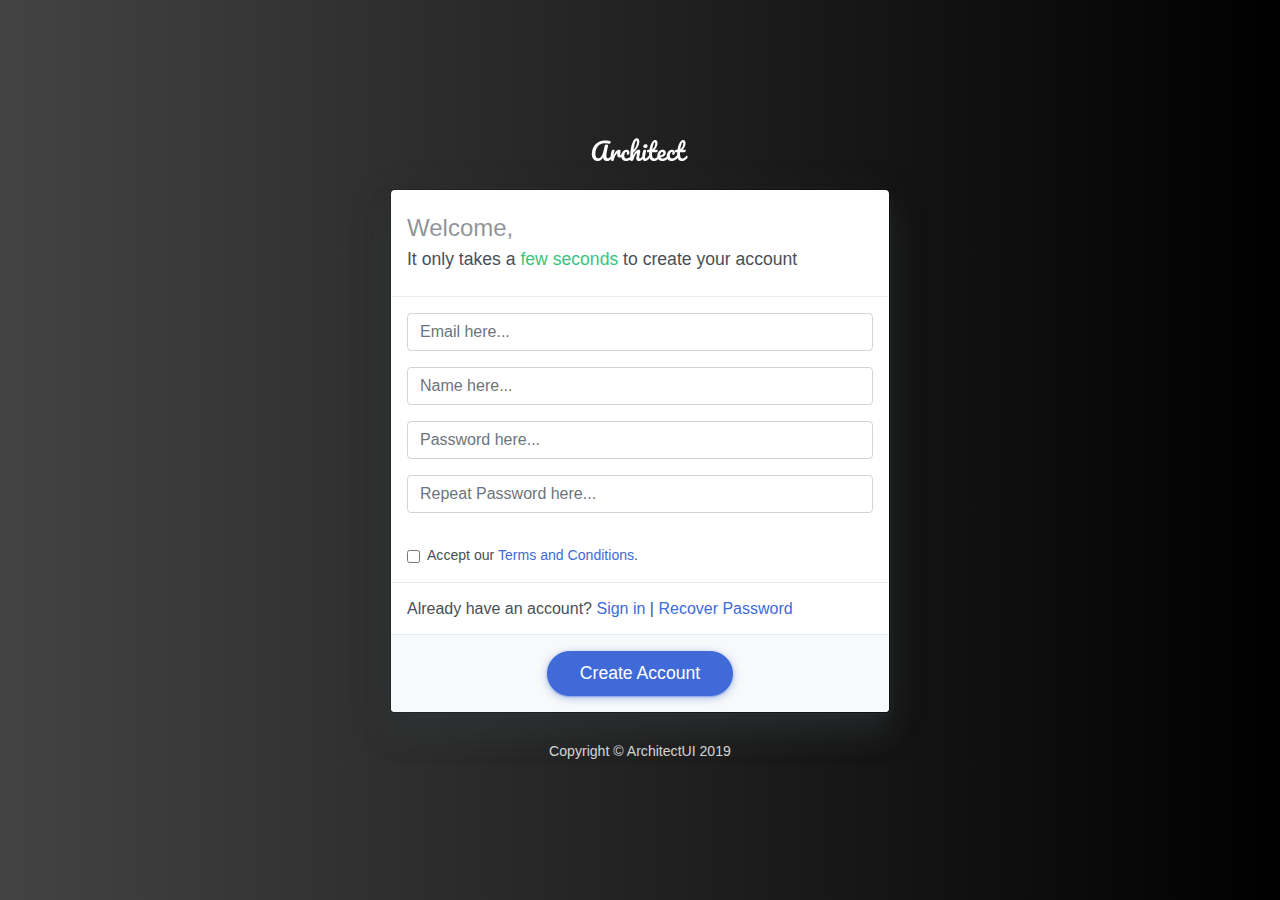
<file: admin/pages-register-boxed.html>
﻿<!doctype html>
<html lang="en">
<!-- Copied from https://demo.dashboardpack.com/architectui-html-pro/pages-register-boxed.html by Cyotek WebCopy 1.8.0.652, Monday, September 28, 2020, 7:58:09 AM -->

<head>
    <meta charset="utf-8">
    <meta http-equiv="X-UA-Compatible" content="IE=edge">
    <meta http-equiv="Content-Language" content="en">
    <meta http-equiv="Content-Type" content="text/html; charset=utf-8">
    <title>Register Boxed - ArchitectUI HTML Bootstrap 4 Dashboard Template</title>
    <meta name="viewport" content="width=device-width, initial-scale=1, maximum-scale=1, user-scalable=no, shrink-to-fit=no">
    <meta name="description" content="ArchitectUI HTML Bootstrap 4 Dashboard Template">

    <!-- Disable tap highlight on IE -->
    <meta name="msapplication-tap-highlight" content="no">

<link href="main.d810cf0ae7f39f28f336.css" rel="stylesheet"></head>

<body>
    <div class="app-container app-theme-white body-tabs-shadow">
        <div class="app-container">
            <div class="h-100 bg-premium-dark">
                <div class="d-flex h-100 justify-content-center align-items-center">
                    <div class="mx-auto app-login-box col-md-8">
                        <div class="app-logo-inverse mx-auto mb-3"></div>
                        <div class="modal-dialog w-100">
                            <div class="modal-content">
                                <div class="modal-body">
                                    <h5 class="modal-title">
                                        </h5><h4 class="mt-2">
                                            <div>Welcome,</div>
                                            <span>It only takes a <span class="text-success">few seconds</span> to create your account</span>
                                        </h4>
                                    
                                    <div class="divider row"></div>
                                    <div class="form-row">
                                        <div class="col-md-12">
                                            <div class="position-relative form-group">
                                                <input name="email" id="exampleEmail" placeholder="Email here..." type="email" class="form-control">
                                            </div>
                                        </div>
                                        <div class="col-md-12">
                                            <div class="position-relative form-group">
                                                <input name="text" id="exampleName" placeholder="Name here..." type="text" class="form-control">
                                            </div>
                                        </div>
                                        <div class="col-md-12">
                                            <div class="position-relative form-group">
                                                <input name="password" id="examplePassword" placeholder="Password here..." type="password" class="form-control">
                                            </div>
                                        </div>
                                        <div class="col-md-12">
                                            <div class="position-relative form-group">
                                                <input name="passwordrep" id="examplePasswordRep" placeholder="Repeat Password here..." type="password" class="form-control">
                                            </div>
                                        </div>
                                    </div>
                                    <div class="mt-3 position-relative form-check">
                                        <input name="check" id="exampleCheck" type="checkbox" class="form-check-input">
                                        <label for="exampleCheck" class="form-check-label">Accept our <a href="javascript:void(0);">Terms and Conditions</a>.</label>
                                    </div>
                                    <div class="divider row"></div>
                                    <h6 class="mb-0">Already have an account? 
                                        <a href="javascript:void(0);" class="text-primary">Sign in</a> | <a href="javascript:void(0);" class="text-primary">Recover Password</a>
                                    </h6>
                                </div>
                                <div class="modal-footer d-block text-center">
                                    <button class="btn-wide btn-pill btn-shadow btn-hover-shine btn btn-primary btn-lg">Create Account</button>
                                </div>
                            </div>
                        </div>
                        <div class="text-center text-white opacity-8 mt-3">Copyright © ArchitectUI 2019</div>
                    </div>
                </div>
            </div>
        </div>
    </div>
<script type="text/javascript" src="assets/scripts/main.d810cf0ae7f39f28f336.js"></script></body>

<!-- Copied from https://demo.dashboardpack.com/architectui-html-pro/pages-register-boxed.html by Cyotek WebCopy 1.8.0.652, Monday, September 28, 2020, 7:58:09 AM -->
</html>
</file>
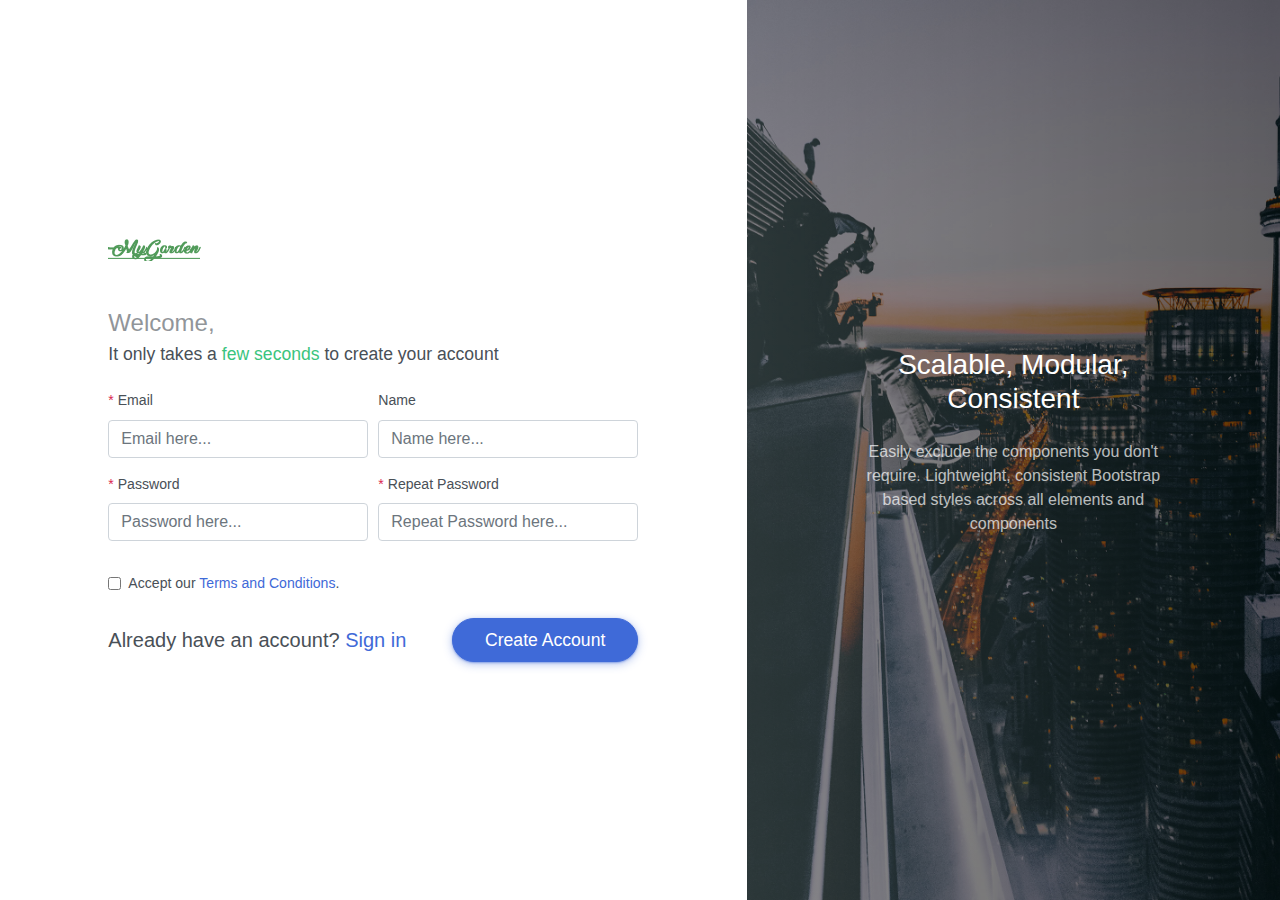
<file: admin/pages-register.html>
﻿<!doctype html>
<html lang="en">
<!-- Copied from https://demo.dashboardpack.com/architectui-html-pro/pages-register.html by Cyotek WebCopy 1.8.0.652, Monday, September 28, 2020, 7:58:09 AM -->

<head>
    <meta charset="utf-8">
    <meta http-equiv="X-UA-Compatible" content="IE=edge">
    <meta http-equiv="Content-Language" content="en">
    <meta http-equiv="Content-Type" content="text/html; charset=utf-8">
    <title>Register - ArchitectUI HTML Bootstrap 4 Dashboard Template</title>
    <meta name="viewport" content="width=device-width, initial-scale=1, maximum-scale=1, user-scalable=no, shrink-to-fit=no">
    <meta name="description" content="ArchitectUI HTML Bootstrap 4 Dashboard Template">

    <!-- Disable tap highlight on IE -->
    <meta name="msapplication-tap-highlight" content="no">

<link href="main.d810cf0ae7f39f28f336.css" rel="stylesheet"></head>

<body>
    <div class="app-container app-theme-white body-tabs-shadow">
        <div class="app-container">
            <div class="h-100">
                <div class="h-100 no-gutters row">
                    <div class="h-100 d-md-flex d-sm-block bg-white justify-content-center align-items-center col-md-12 col-lg-7">
                        <div class="mx-auto app-login-box col-sm-12 col-md-10 col-lg-9">
                            <div class="app-logo"></div>
                            <h4>
                                <div>Welcome,</div>
                                <span>It only takes a <span class="text-success">few seconds</span> to create your account</span>
                            </h4>
                            <div>
                                <form class="">
                                    <div class="form-row">
                                        <div class="col-md-6">
                                            <div class="position-relative form-group">
                                                <label for="exampleEmail" class=""><span class="text-danger">*</span> Email</label>
                                                <input name="email" id="exampleEmail" placeholder="Email here..." type="email" class="form-control">
                                            </div>
                                        </div>
                                        <div class="col-md-6">
                                            <div class="position-relative form-group">
                                                <label for="exampleName" class="">Name</label>
                                                <input name="text" id="exampleName" placeholder="Name here..." type="text" class="form-control">
                                            </div>
                                        </div>
                                        <div class="col-md-6">
                                            <div class="position-relative form-group">
                                                <label for="examplePassword" class=""><span class="text-danger">*</span> Password</label>
                                                <input name="password" id="examplePassword" placeholder="Password here..." type="password" class="form-control">
                                            </div>
                                        </div>
                                        <div class="col-md-6">
                                            <div class="position-relative form-group">
                                                <label for="examplePasswordRep" class=""><span class="text-danger">*</span> Repeat Password</label>
                                                <input name="passwordrep" id="examplePasswordRep" placeholder="Repeat Password here..." type="password" class="form-control">
                                            </div>
                                        </div>
                                    </div>
                                    <div class="mt-3 position-relative form-check">
                                        <input name="check" id="exampleCheck" type="checkbox" class="form-check-input">
                                        <label for="exampleCheck" class="form-check-label">Accept our <a href="javascript:void(0);">Terms and Conditions</a>.</label>
                                    </div>
                                    <div class="mt-4 d-flex align-items-center">
                                        <h5 class="mb-0">Already have an account? <a href="javascript:void(0);" class="text-primary">Sign in</a></h5>
                                        <div class="ml-auto">
                                            <button class="btn-wide btn-pill btn-shadow btn-hover-shine btn btn-primary btn-lg">Create Account </button>
                                        </div>
                                    </div>
                                </form>
                            </div>
                        </div>
                    </div>
                    <div class="d-lg-flex d-xs-none col-lg-5">
                        <div class="slider-light">
                            <div class="slick-slider slick-initialized">
                                <div>
                                    <div class="position-relative h-100 d-flex justify-content-center align-items-center bg-premium-dark" tabindex="-1">
                                        <div class="slide-img-bg" style="background-image: url('assets/images/originals/citynights.jpg');"></div>
                                        <div class="slider-content">
                                            <h3>Scalable, Modular, Consistent</h3>
                                            <p>Easily exclude the components you don't require. Lightweight, consistent
                                                Bootstrap based styles across all elements and components
                                            </p>
                                        </div>
                                    </div>
                                </div>
                            </div>
                        </div>
                    </div>
                </div>
            </div>
        </div>
    </div>
<script type="text/javascript" src="assets/scripts/main.d810cf0ae7f39f28f336.js"></script></body>

<!-- Copied from https://demo.dashboardpack.com/architectui-html-pro/pages-register.html by Cyotek WebCopy 1.8.0.652, Monday, September 28, 2020, 7:58:09 AM -->
</html>
</file>
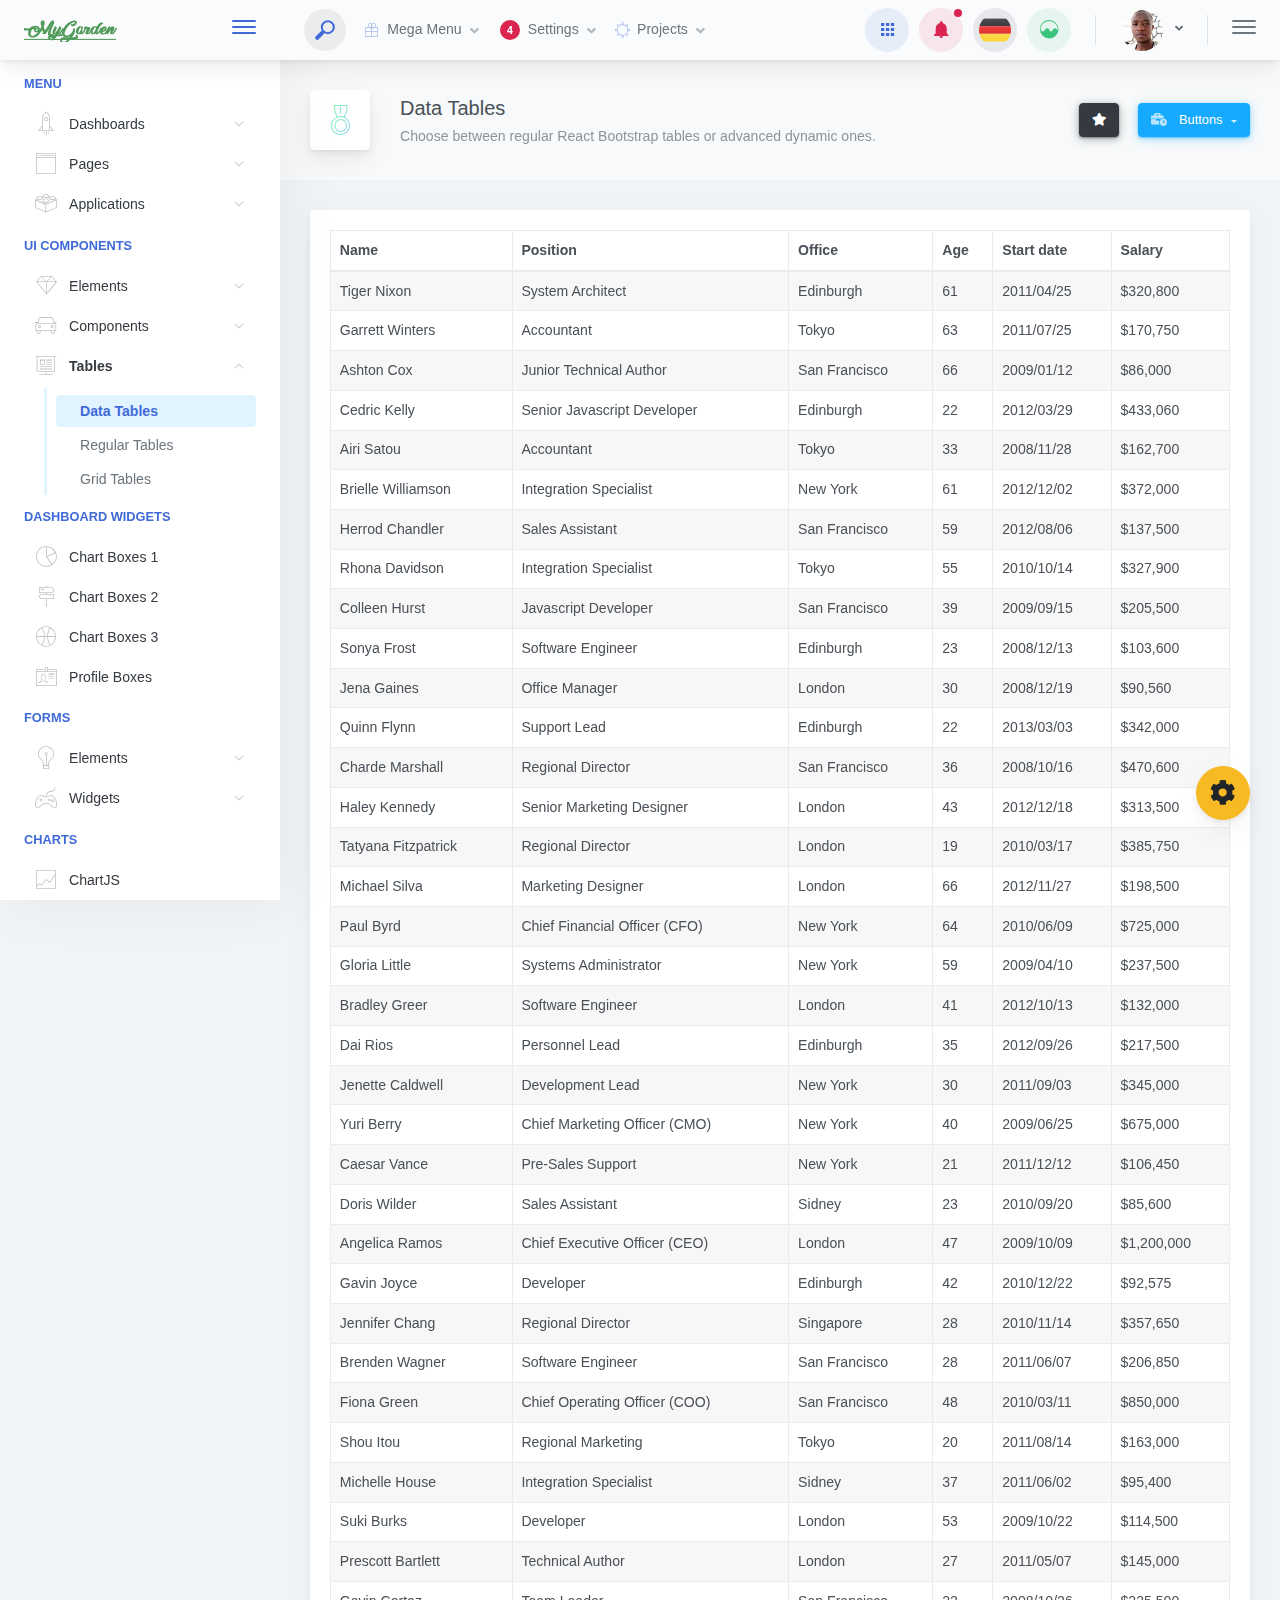
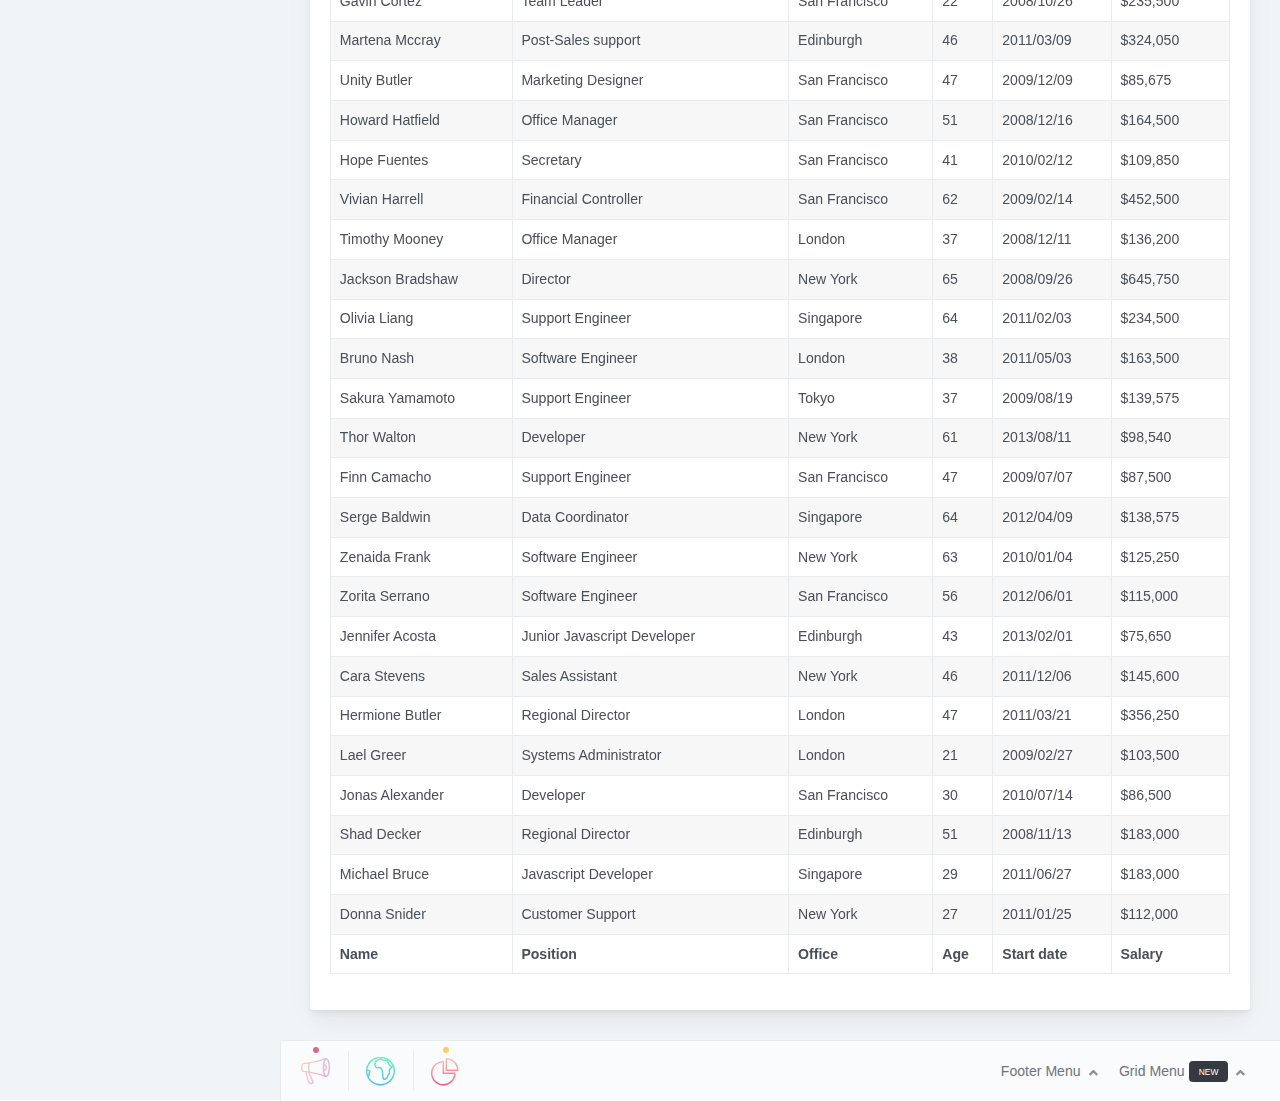
<file: admin/tables-data-tables.html>
﻿<!doctype html>
<html lang="en">
<!-- Copied from https://demo.dashboardpack.com/architectui-html-pro/tables-data-tables.html by Cyotek WebCopy 1.8.0.652, Monday, September 28, 2020, 7:58:09 AM -->

<head>
    <meta charset="utf-8">
    <meta http-equiv="X-UA-Compatible" content="IE=edge">
    <meta http-equiv="Content-Language" content="en">
    <meta http-equiv="Content-Type" content="text/html; charset=utf-8">
    <title>Data Tables - Choose between regular React Bootstrap tables or advanced dynamic ones.</title>
    <meta name="viewport" content="width=device-width, initial-scale=1, maximum-scale=1, user-scalable=no, shrink-to-fit=no">
    <meta name="description" content="Choose between regular React Bootstrap tables or advanced dynamic ones.">

    <!-- Disable tap highlight on IE -->
    <meta name="msapplication-tap-highlight" content="no">

<link href="main.d810cf0ae7f39f28f336.css" rel="stylesheet"></head>

<body>
    <div class="app-container app-theme-white body-tabs-shadow fixed-header fixed-sidebar">
        <div class="app-header header-shadow">
            <div class="app-header__logo">
                <div class="logo-src"></div>
                <div class="header__pane ml-auto">
                    <div>
                        <button type="button" class="hamburger close-sidebar-btn hamburger--elastic" data-class="closed-sidebar">
                            <span class="hamburger-box">
                                <span class="hamburger-inner"></span>
                            </span>
                        </button>
                    </div>
                </div>
            </div>
            <div class="app-header__mobile-menu">
                <div>
                    <button type="button" class="hamburger hamburger--elastic mobile-toggle-nav">
                        <span class="hamburger-box">
                            <span class="hamburger-inner"></span>
                        </span>
                    </button>
                </div>
            </div>
            <div class="app-header__menu">
                <span>
                    <button type="button" class="btn-icon btn-icon-only btn btn-primary btn-sm mobile-toggle-header-nav">
                        <span class="btn-icon-wrapper">
                            <i class="fa fa-ellipsis-v fa-w-6"></i>
                        </span>
                    </button>
                </span>
            </div>    <div class="app-header__content">
                <div class="app-header-left">
                    <div class="search-wrapper">
                        <div class="input-holder">
                            <input type="text" class="search-input" placeholder="Type to search">
                            <button class="search-icon"><span></span></button>
                        </div>
                        <button class="close"></button>
                    </div>
                    <ul class="header-megamenu nav">
                        <li class="nav-item">
                            <a href="javascript:void(0);" data-placement="bottom" rel="popover-focus" data-offset="300" data-toggle="popover-custom" class="nav-link">
                                <i class="nav-link-icon pe-7s-gift"> </i> Mega Menu
                                <i class="fa fa-angle-down ml-2 opacity-5"></i>
                            </a>
                            <div class="rm-max-width">
                                <div class="d-none popover-custom-content">
                                    <div class="dropdown-mega-menu">
                                        <div class="grid-menu grid-menu-3col">
                                            <div class="no-gutters row">
                                                <div class="col-sm-6 col-xl-4">
                                                    <ul class="nav flex-column">
                                                        <li class="nav-item-header nav-item"> Overview</li>
                                                        <li class="nav-item">
                                                            <a href="javascript:void(0);" class="nav-link">
                                                                <i class="nav-link-icon lnr-inbox"></i>
                                                                <span> Contacts</span>
                                                            </a>
                                                        </li>
                                                        <li class="nav-item">
                                                            <a href="javascript:void(0);" class="nav-link">
                                                                <i class="nav-link-icon lnr-book"></i>
                                                                <span> Incidents</span>
                                                                <div class="ml-auto badge badge-pill badge-danger">5</div>
                                                            </a>
                                                        </li>
                                                        <li class="nav-item">
                                                            <a href="javascript:void(0);" class="nav-link">
                                                                <i class="nav-link-icon lnr-picture"></i>
                                                                <span> Companies</span>
                                                            </a>
                                                        </li>
                                                        <li class="nav-item">
                                                            <a disabled="" href="javascript:void(0);" class="nav-link disabled">
                                                                <i class="nav-link-icon lnr-file-empty"></i>
                                                                <span> Dashboards</span>
                                                            </a>
                                                        </li>
                                                    </ul>
                                                </div>
                                                <div class="col-sm-6 col-xl-4">
                                                    <ul class="nav flex-column">
                                                        <li class="nav-item-header nav-item"> Favourites</li>
                                                        <li class="nav-item">
                                                            <a href="javascript:void(0);" class="nav-link"> Reports Conversions </a>
                                                        </li>
                                                        <li class="nav-item">
                                                            <a href="javascript:void(0);" class="nav-link"> Quick Start
                                                                <div class="ml-auto badge badge-success">New</div>
                                                            </a>
                                                        </li>
                                                        <li class="nav-item">
                                                            <a href="javascript:void(0);" class="nav-link">Users &amp; Groups</a>
                                                        </li>
                                                        <li class="nav-item">
                                                            <a href="javascript:void(0);" class="nav-link">Proprieties</a>
                                                        </li>
                                                    </ul>
                                                </div>
                                                <div class="col-sm-6 col-xl-4">
                                                    <ul class="nav flex-column">
                                                        <li class="nav-item-header nav-item">Sales &amp; Marketing</li>
                                                        <li class="nav-item">
                                                            <a href="javascript:void(0);" class="nav-link">Queues </a>
                                                        </li>
                                                        <li class="nav-item">
                                                            <a href="javascript:void(0);" class="nav-link">Resource Groups </a>
                                                        </li>
                                                        <li class="nav-item">
                                                            <a href="javascript:void(0);" class="nav-link">Goal Metrics
                                                                <div class="ml-auto badge badge-warning">3</div>
                                                            </a>
                                                        </li>
                                                        <li class="nav-item">
                                                            <a href="javascript:void(0);" class="nav-link">Campaigns</a>
                                                        </li>
                                                    </ul>
                                                </div>
                                            </div>
                                        </div>
                                    </div>
                                </div>
                            </div>
                        </li>
                        <li class="btn-group nav-item">
                            <a class="nav-link" data-toggle="dropdown" aria-expanded="false">
                                <span class="badge badge-pill badge-danger ml-0 mr-2">4</span> Settings
                                <i class="fa fa-angle-down ml-2 opacity-5"></i>
                            </a>
                            <div tabindex="-1" role="menu" aria-hidden="true" class="rm-pointers dropdown-menu">
                                <div class="dropdown-menu-header">
                                    <div class="dropdown-menu-header-inner bg-secondary">
                                        <div class="menu-header-image opacity-5" style="background-image: url('assets/images/dropdown-header/abstract2.jpg');"></div>
                                        <div class="menu-header-content">
                                            <h5 class="menu-header-title">Overview</h5>
                                            <h6 class="menu-header-subtitle">Dropdown menus for everyone</h6>
                                        </div>
                                    </div>
                                </div>
                                <div class="scroll-area-xs">
                                    <div class="scrollbar-container">
                                        <h6 tabindex="-1" class="dropdown-header">Key Figures</h6>
                                        <button type="button" tabindex="0" class="dropdown-item">Service Calendar</button>
                                        <button type="button" tabindex="0" class="dropdown-item">Knowledge Base</button>
                                        <button type="button" tabindex="0" class="dropdown-item">Accounts</button>
                                        <div tabindex="-1" class="dropdown-divider"></div>
                                        <button type="button" tabindex="0" class="dropdown-item">Products</button>
                                        <button type="button" tabindex="0" class="dropdown-item">Rollup Queries</button>
                                    </div>
                                </div>
                                <ul class="nav flex-column">
                                    <li class="nav-item-divider nav-item"></li>
                                    <li class="nav-item-btn nav-item">
                                        <button class="btn-wide btn-shadow btn btn-danger btn-sm">Cancel</button>
                                    </li>
                                </ul>
                            </div>
                        </li>
                        <li class="dropdown nav-item">
                            <a aria-haspopup="true" data-toggle="dropdown" class="nav-link" aria-expanded="false">
                                <i class="nav-link-icon pe-7s-settings"></i> Projects
                                <i class="fa fa-angle-down ml-2 opacity-5"></i>
                            </a>
                            <div tabindex="-1" role="menu" aria-hidden="true" class="dropdown-menu-rounded dropdown-menu-lg rm-pointers dropdown-menu">
                                <div class="dropdown-menu-header">
                                    <div class="dropdown-menu-header-inner bg-success">
                                        <div class="menu-header-image opacity-1" style="background-image: url('assets/images/dropdown-header/abstract3.jpg');"></div>
                                        <div class="menu-header-content text-left">
                                            <h5 class="menu-header-title">Overview</h5>
                                            <h6 class="menu-header-subtitle">Unlimited options</h6>
                                            <div class="menu-header-btn-pane">
                                                <button class="mr-2 btn btn-dark btn-sm">Settings</button>
                                                <button class="btn-icon btn-icon-only btn btn-warning btn-sm">
                                                    <i class="pe-7s-config btn-icon-wrapper"></i>
                                                </button>
                                            </div>
                                        </div>
                                    </div>
                                </div>
                                <button type="button" tabindex="0" class="dropdown-item">
                                    <i class="dropdown-icon lnr-file-empty"></i>Graphic Design
                                </button>
                                <button type="button" tabindex="0" class="dropdown-item">
                                    <i class="dropdown-icon lnr-file-empty"> </i>App Development
                                </button>
                                <button type="button" tabindex="0" class="dropdown-item">
                                    <i class="dropdown-icon lnr-file-empty"> </i>Icon Design
                                </button>
                                <div tabindex="-1" class="dropdown-divider"></div>
                                <button type="button" tabindex="0" class="dropdown-item">
                                    <i class="dropdown-icon lnr-file-empty"></i>Miscellaneous
                                </button>
                                <button type="button" tabindex="0" class="dropdown-item">
                                    <i class="dropdown-icon lnr-file-empty"></i>Frontend Dev
                                </button>
                            </div>
                        </li>
                    </ul>        </div>
                <div class="app-header-right">
                    <div class="header-dots">
                        <div class="dropdown">
                            <button type="button" aria-haspopup="true" aria-expanded="false" data-toggle="dropdown" class="p-0 mr-2 btn btn-link">
                                <span class="icon-wrapper icon-wrapper-alt rounded-circle">
                                    <span class="icon-wrapper-bg bg-primary"></span>
                                    <i class="icon text-primary ion-android-apps"></i>
                                </span>
                            </button>
                            <div tabindex="-1" role="menu" aria-hidden="true" class="dropdown-menu-xl rm-pointers dropdown-menu dropdown-menu-right">
                                <div class="dropdown-menu-header">
                                    <div class="dropdown-menu-header-inner bg-plum-plate">
                                        <div class="menu-header-image" style="background-image: url('assets/images/dropdown-header/abstract4.jpg');"></div>
                                        <div class="menu-header-content text-white">
                                            <h5 class="menu-header-title">Grid Dashboard</h5>
                                            <h6 class="menu-header-subtitle">Easy grid navigation inside dropdowns</h6>
                                        </div>
                                    </div>
                                </div>
                                <div class="grid-menu grid-menu-xl grid-menu-3col">
                                    <div class="no-gutters row">
                                        <div class="col-sm-6 col-xl-4">
                                            <button class="btn-icon-vertical btn-square btn-transition btn btn-outline-link">
                                                <i class="pe-7s-world icon-gradient bg-night-fade btn-icon-wrapper btn-icon-lg mb-3"></i> Automation
                                            </button>
                                        </div>
                                        <div class="col-sm-6 col-xl-4">
                                            <button class="btn-icon-vertical btn-square btn-transition btn btn-outline-link">
                                                <i class="pe-7s-piggy icon-gradient bg-night-fade btn-icon-wrapper btn-icon-lg mb-3"> </i> Reports
                                            </button>
                                        </div>
                                        <div class="col-sm-6 col-xl-4">
                                            <button class="btn-icon-vertical btn-square btn-transition btn btn-outline-link">
                                                <i class="pe-7s-config icon-gradient bg-night-fade btn-icon-wrapper btn-icon-lg mb-3"> </i> Settings
                                            </button>
                                        </div>
                                        <div class="col-sm-6 col-xl-4">
                                            <button class="btn-icon-vertical btn-square btn-transition btn btn-outline-link">
                                                <i class="pe-7s-browser icon-gradient bg-night-fade btn-icon-wrapper btn-icon-lg mb-3"> </i> Content
                                            </button>
                                        </div>
                                        <div class="col-sm-6 col-xl-4">
                                            <button class="btn-icon-vertical btn-square btn-transition btn btn-outline-link">
                                                <i class="pe-7s-hourglass icon-gradient bg-night-fade btn-icon-wrapper btn-icon-lg mb-3"></i> Activity
                                            </button>
                                        </div>
                                        <div class="col-sm-6 col-xl-4">
                                            <button class="btn-icon-vertical btn-square btn-transition btn btn-outline-link">
                                                <i class="pe-7s-world icon-gradient bg-night-fade btn-icon-wrapper btn-icon-lg mb-3"> </i> Contacts
                                            </button>
                                        </div>
                                    </div>
                                </div>
                                <ul class="nav flex-column">
                                    <li class="nav-item-divider nav-item"></li>
                                    <li class="nav-item-btn text-center nav-item">
                                        <button class="btn-shadow btn btn-primary btn-sm">Follow-ups</button>
                                    </li>
                                </ul>
                            </div>
                        </div>
                        <div class="dropdown">
                            <button type="button" aria-haspopup="true" aria-expanded="false" data-toggle="dropdown" class="p-0 mr-2 btn btn-link">
                                <span class="icon-wrapper icon-wrapper-alt rounded-circle">
                                    <span class="icon-wrapper-bg bg-danger"></span>
                                    <i class="icon text-danger icon-anim-pulse ion-android-notifications"></i>
                                    <span class="badge badge-dot badge-dot-sm badge-danger">Notifications</span>
                                </span>
                            </button>
                            <div tabindex="-1" role="menu" aria-hidden="true" class="dropdown-menu-xl rm-pointers dropdown-menu dropdown-menu-right">
                                <div class="dropdown-menu-header mb-0">
                                    <div class="dropdown-menu-header-inner bg-deep-blue">
                                        <div class="menu-header-image opacity-1" style="background-image: url('assets/images/dropdown-header/city3.jpg');"></div>
                                        <div class="menu-header-content text-dark">
                                            <h5 class="menu-header-title">Notifications</h5>
                                            <h6 class="menu-header-subtitle">You have <b>21</b> unread messages</h6>
                                        </div>
                                    </div>
                                </div>
                                <ul class="tabs-animated-shadow tabs-animated nav nav-justified tabs-shadow-bordered p-3">
                                    <li class="nav-item">
                                        <a role="tab" class="nav-link active" data-toggle="tab" href="#tab-messages-header">
                                            <span>Messages</span>
                                        </a>
                                    </li>
                                    <li class="nav-item">
                                        <a role="tab" class="nav-link" data-toggle="tab" href="#tab-events-header">
                                            <span>Events</span>
                                        </a>
                                    </li>
                                    <li class="nav-item">
                                        <a role="tab" class="nav-link" data-toggle="tab" href="#tab-errors-header">
                                            <span>System Errors</span>
                                        </a>
                                    </li>
                                </ul>
                                <div class="tab-content">
                                    <div class="tab-pane active" id="tab-messages-header" role="tabpanel">
                                        <div class="scroll-area-sm">
                                            <div class="scrollbar-container">
                                                <div class="p-3">
                                                    <div class="notifications-box">
                                                        <div class="vertical-time-simple vertical-without-time vertical-timeline vertical-timeline--one-column">
                                                            <div class="vertical-timeline-item dot-danger vertical-timeline-element">
                                                                <div><span class="vertical-timeline-element-icon bounce-in"></span>
                                                                    <div class="vertical-timeline-element-content bounce-in">
                                                                        <h4 class="timeline-title">All Hands Meeting</h4>
                                                                        <span class="vertical-timeline-element-date"></span>
                                                                    </div>
                                                                </div>
                                                            </div>
                                                            <div class="vertical-timeline-item dot-warning vertical-timeline-element">
                                                                <div>
                                                                    <span class="vertical-timeline-element-icon bounce-in"></span>
                                                                    <div class="vertical-timeline-element-content bounce-in">
                                                                        <p>Yet another one, at <span class="text-success">15:00 PM</span></p>
                                                                        <span class="vertical-timeline-element-date"></span>
                                                                    </div>
                                                                </div>
                                                            </div>
                                                            <div class="vertical-timeline-item dot-success vertical-timeline-element">
                                                                <div>
                                                                    <span class="vertical-timeline-element-icon bounce-in"></span>
                                                                    <div class="vertical-timeline-element-content bounce-in">
                                                                        <h4 class="timeline-title">Build the production release
                                                                            <span class="badge badge-danger ml-2">NEW</span>
                                                                        </h4>
                                                                        <span class="vertical-timeline-element-date"></span>
                                                                    </div>
                                                                </div>
                                                            </div>
                                                            <div class="vertical-timeline-item dot-primary vertical-timeline-element">
                                                                <div>
                                                                    <span class="vertical-timeline-element-icon bounce-in"></span>
                                                                    <div class="vertical-timeline-element-content bounce-in">
                                                                        <h4 class="timeline-title">Something not important
                                                                            <div class="avatar-wrapper mt-2 avatar-wrapper-overlap">
                                                                                <div class="avatar-icon-wrapper avatar-icon-sm">
                                                                                    <div class="avatar-icon">
                                                                                        <img src="assets/images/avatars/1.jpg" alt="">
                                                                                    </div>
                                                                                </div>
                                                                                <div class="avatar-icon-wrapper avatar-icon-sm">
                                                                                    <div class="avatar-icon">
                                                                                        <img src="assets/images/avatars/2.jpg" alt="">
                                                                                    </div>
                                                                                </div>
                                                                                <div class="avatar-icon-wrapper avatar-icon-sm">
                                                                                    <div class="avatar-icon">
                                                                                        <img src="assets/images/avatars/3.jpg" alt="">
                                                                                    </div>
                                                                                </div>
                                                                                <div class="avatar-icon-wrapper avatar-icon-sm">
                                                                                    <div class="avatar-icon">
                                                                                        <img src="assets/images/avatars/4.jpg" alt="">
                                                                                    </div>
                                                                                </div>
                                                                                <div class="avatar-icon-wrapper avatar-icon-sm">
                                                                                    <div class="avatar-icon">
                                                                                        <img src="assets/images/avatars/5.jpg" alt="">
                                                                                    </div>
                                                                                </div>
                                                                                <div class="avatar-icon-wrapper avatar-icon-sm">
                                                                                    <div class="avatar-icon">
                                                                                        <img src="assets/images/avatars/9.jpg" alt="">
                                                                                    </div>
                                                                                </div>
                                                                                <div class="avatar-icon-wrapper avatar-icon-sm">
                                                                                    <div class="avatar-icon">
                                                                                        <img src="assets/images/avatars/7.jpg" alt="">
                                                                                    </div>
                                                                                </div>
                                                                                <div class="avatar-icon-wrapper avatar-icon-sm">
                                                                                    <div class="avatar-icon">
                                                                                        <img src="assets/images/avatars/8.jpg" alt="">
                                                                                    </div>
                                                                                </div>
                                                                                <div class="avatar-icon-wrapper avatar-icon-sm avatar-icon-add">
                                                                                    <div class="avatar-icon"><i>+</i></div>
                                                                                </div>
                                                                            </div>
                                                                        </h4>
                                                                        <span class="vertical-timeline-element-date"></span>
                                                                    </div>
                                                                </div>
                                                            </div>
                                                            <div class="vertical-timeline-item dot-info vertical-timeline-element">
                                                                <div>
                                                                    <span class="vertical-timeline-element-icon bounce-in"></span>
                                                                    <div class="vertical-timeline-element-content bounce-in">
                                                                        <h4 class="timeline-title">This dot has an info state</h4>
                                                                        <span class="vertical-timeline-element-date"></span>
                                                                    </div>
                                                                </div>
                                                            </div>
                                                            <div class="vertical-timeline-item dot-danger vertical-timeline-element">
                                                                <div>
                                                                    <span class="vertical-timeline-element-icon bounce-in"></span>
                                                                    <div class="vertical-timeline-element-content bounce-in">
                                                                        <h4 class="timeline-title">All Hands Meeting</h4>
                                                                        <span class="vertical-timeline-element-date"></span>
                                                                    </div>
                                                                </div>
                                                            </div>
                                                            <div class="vertical-timeline-item dot-warning vertical-timeline-element">
                                                                <div>
                                                                    <span class="vertical-timeline-element-icon bounce-in"></span>
                                                                    <div class="vertical-timeline-element-content bounce-in">
                                                                        <p>Yet another one, at <span class="text-success">15:00 PM</span>
                                                                        </p><span class="vertical-timeline-element-date"></span>
                                                                    </div>
                                                                </div>
                                                            </div>
                                                            <div class="vertical-timeline-item dot-success vertical-timeline-element">
                                                                <div><span class="vertical-timeline-element-icon bounce-in"></span>
                                                                    <div class="vertical-timeline-element-content bounce-in">
                                                                        <h4 class="timeline-title">Build the production release
                                                                            <span class="badge badge-danger ml-2">NEW</span>
                                                                        </h4>
                                                                        <span class="vertical-timeline-element-date"></span>
                                                                    </div>
                                                                </div>
                                                            </div>
                                                            <div class="vertical-timeline-item dot-dark vertical-timeline-element">
                                                                <div><span class="vertical-timeline-element-icon bounce-in"></span>
                                                                    <div class="vertical-timeline-element-content bounce-in">
                                                                        <h4 class="timeline-title">This dot has a dark state</h4>
                                                                        <span class="vertical-timeline-element-date"></span>
                                                                    </div>
                                                                </div>
                                                            </div>
                                                        </div>
                                                    </div>
                                                </div>
                                            </div>
                                        </div>
                                    </div>
                                    <div class="tab-pane" id="tab-events-header" role="tabpanel">
                                        <div class="scroll-area-sm">
                                            <div class="scrollbar-container">
                                                <div class="p-3">
                                                    <div class="vertical-without-time vertical-timeline vertical-timeline--animate vertical-timeline--one-column">
                                                        <div class="vertical-timeline-item vertical-timeline-element">
                                                            <div>
                                                                <span class="vertical-timeline-element-icon bounce-in">
                                                                    <i class="badge badge-dot badge-dot-xl badge-success"> </i>
                                                                </span>
                                                                <div class="vertical-timeline-element-content bounce-in">
                                                                    <h4 class="timeline-title">All Hands Meeting</h4>
                                                                    <p>Lorem ipsum dolor sic amet, today at 
                                                                        <a href="javascript:void(0);">12:00 PM</a>
                                                                    </p>
                                                                    <span class="vertical-timeline-element-date"></span>
                                                                </div>
                                                            </div>
                                                        </div>
                                                        <div class="vertical-timeline-item vertical-timeline-element">
                                                            <div>
                                                                <span class="vertical-timeline-element-icon bounce-in">
                                                                    <i class="badge badge-dot badge-dot-xl badge-warning"> </i>
                                                                </span>
                                                                <div class="vertical-timeline-element-content bounce-in">
                                                                    <p>Another meeting today, at <b class="text-danger">12:00 PM</b></p>
                                                                    <p>Yet another one, at <span class="text-success">15:00 PM</span></p>
                                                                    <span class="vertical-timeline-element-date"></span>
                                                                </div>
                                                            </div>
                                                        </div>
                                                        <div class="vertical-timeline-item vertical-timeline-element">
                                                            <div>
                                                                <span class="vertical-timeline-element-icon bounce-in">
                                                                    <i class="badge badge-dot badge-dot-xl badge-danger"> </i>
                                                                </span>
                                                                <div class="vertical-timeline-element-content bounce-in">
                                                                    <h4 class="timeline-title">Build the production release</h4>
                                                                    <p>Lorem ipsum dolor sit amit,consectetur eiusmdd tempor incididunt ut
                                                                        labore et dolore magna elit enim at minim veniam quis nostrud
                                                                    </p>
                                                                    <span class="vertical-timeline-element-date"></span>
                                                                </div>
                                                            </div>
                                                        </div>
                                                        <div class="vertical-timeline-item vertical-timeline-element">
                                                            <div>
                                                                <span class="vertical-timeline-element-icon bounce-in">
                                                                    <i class="badge badge-dot badge-dot-xl badge-primary"> </i>
                                                                </span>
                                                                <div class="vertical-timeline-element-content bounce-in">
                                                                    <h4 class="timeline-title text-success">Something not important</h4>
                                                                    <p>Lorem ipsum dolor sit amit,consectetur elit enim at minim veniam quis nostrud</p>
                                                                    <span class="vertical-timeline-element-date"></span>
                                                                </div>
                                                            </div>
                                                        </div>
                                                        <div class="vertical-timeline-item vertical-timeline-element">
                                                            <div>
                                                                <span class="vertical-timeline-element-icon bounce-in">
                                                                    <i class="badge badge-dot badge-dot-xl badge-success"> </i>
                                                                </span>
                                                                <div class="vertical-timeline-element-content bounce-in">
                                                                    <h4 class="timeline-title">All Hands Meeting</h4>
                                                                    <p>Lorem ipsum dolor sic amet, today at 
                                                                        <a href="javascript:void(0);">12:00 PM</a>
                                                                    </p>
                                                                    <span class="vertical-timeline-element-date"></span>
                                                                </div>
                                                            </div>
                                                        </div>
                                                        <div class="vertical-timeline-item vertical-timeline-element">
                                                            <div>
                                                                <span class="vertical-timeline-element-icon bounce-in">
                                                                    <i class="badge badge-dot badge-dot-xl badge-warning"> </i>
                                                                </span>
                                                                <div class="vertical-timeline-element-content bounce-in">
                                                                    <p>Another meeting today, at <b class="text-danger">12:00 PM</b></p>
                                                                    <p>Yet another one, at <span class="text-success">15:00 PM</span></p>
                                                                    <span class="vertical-timeline-element-date"></span>
                                                                </div>
                                                            </div>
                                                        </div>
                                                        <div class="vertical-timeline-item vertical-timeline-element">
                                                            <div>
                                                                <span class="vertical-timeline-element-icon bounce-in">
                                                                    <i class="badge badge-dot badge-dot-xl badge-danger"> </i>
                                                                </span>
                                                                <div class="vertical-timeline-element-content bounce-in">
                                                                    <h4 class="timeline-title">Build the production release</h4>
                                                                    <p>Lorem ipsum dolor sit amit,consectetur eiusmdd tempor incididunt ut
                                                                        labore et dolore magna elit enim at minim veniam quis nostrud
                                                                    </p>
                                                                    <span class="vertical-timeline-element-date"></span>
                                                                </div>
                                                            </div>
                                                        </div>
                                                        <div class="vertical-timeline-item vertical-timeline-element">
                                                            <div>
                                                                <span class="vertical-timeline-element-icon bounce-in">
                                                                    <i class="badge badge-dot badge-dot-xl badge-primary"> </i>
                                                                </span>
                                                                <div class="vertical-timeline-element-content bounce-in">
                                                                    <h4 class="timeline-title text-success">Something not important</h4>
                                                                    <p>Lorem ipsum dolor sit amit,consectetur elit enim at minim veniam quis nostrud</p>
                                                                    <span class="vertical-timeline-element-date"></span>
                                                                </div>
                                                            </div>
                                                        </div>
                                                    </div>
                                                </div>
                                            </div>
                                        </div>
                                    </div>
                                    <div class="tab-pane" id="tab-errors-header" role="tabpanel">
                                        <div class="scroll-area-sm">
                                            <div class="scrollbar-container">
                                                <div class="no-results pt-3 pb-0">
                                                    <div class="swal2-icon swal2-success swal2-animate-success-icon">
                                                        <div class="swal2-success-circular-line-left" style="background-color: rgb(255, 255, 255);"></div>
                                                        <span class="swal2-success-line-tip"></span>
                                                        <span class="swal2-success-line-long"></span>
                                                        <div class="swal2-success-ring"></div>
                                                        <div class="swal2-success-fix" style="background-color: rgb(255, 255, 255);"></div>
                                                        <div class="swal2-success-circular-line-right" style="background-color: rgb(255, 255, 255);"></div>
                                                    </div>
                                                    <div class="results-subtitle">All caught up!</div>
                                                    <div class="results-title">There are no system errors!</div>
                                                </div>
                                            </div>
                                        </div>
                                    </div>
                                </div>
                                <ul class="nav flex-column">
                                    <li class="nav-item-divider nav-item"></li>
                                    <li class="nav-item-btn text-center nav-item">
                                        <button class="btn-shadow btn-wide btn-pill btn btn-focus btn-sm">View Latest Changes</button>
                                    </li>
                                </ul>
                            </div>
                        </div>
                        <div class="dropdown">
                            <button type="button" data-toggle="dropdown" class="p-0 mr-2 btn btn-link">
                                <span class="icon-wrapper icon-wrapper-alt rounded-circle">
                                    <span class="icon-wrapper-bg bg-focus"></span>
                                    <span class="language-icon opacity-8 flag large DE"></span>
                                </span>
                            </button>
                            <div tabindex="-1" role="menu" aria-hidden="true" class="rm-pointers dropdown-menu dropdown-menu-right">
                                <div class="dropdown-menu-header">
                                    <div class="dropdown-menu-header-inner pt-4 pb-4 bg-focus">
                                        <div class="menu-header-image opacity-05" style="background-image: url('assets/images/dropdown-header/city2.jpg');"></div>
                                        <div class="menu-header-content text-center text-white">
                                            <h6 class="menu-header-subtitle mt-0"> Choose Language</h6>
                                        </div>
                                    </div>
                                </div>
                                <h6 tabindex="-1" class="dropdown-header"> Popular Languages</h6>
                                <button type="button" tabindex="0" class="dropdown-item">
                                    <span class="mr-3 opacity-8 flag large US"></span> USA
                                </button>
                                <button type="button" tabindex="0" class="dropdown-item">
                                    <span class="mr-3 opacity-8 flag large CH"></span> Switzerland
                                </button>
                                <button type="button" tabindex="0" class="dropdown-item">
                                    <span class="mr-3 opacity-8 flag large FR"></span> France
                                </button>
                                <button type="button" tabindex="0" class="dropdown-item">
                                    <span class="mr-3 opacity-8 flag large ES"></span>Spain
                                </button>
                                <div tabindex="-1" class="dropdown-divider"></div>
                                <h6 tabindex="-1" class="dropdown-header">Others</h6>
                                <button type="button" tabindex="0" class="dropdown-item active">
                                    <span class="mr-3 opacity-8 flag large DE"></span> Germany
                                </button>
                                <button type="button" tabindex="0" class="dropdown-item">
                                    <span class="mr-3 opacity-8 flag large IT"></span> Italy
                                </button>
                            </div>
                        </div>
                        <div class="dropdown">
                            <button type="button" aria-haspopup="true" data-toggle="dropdown" aria-expanded="false" class="p-0 btn btn-link dd-chart-btn">
                                <span class="icon-wrapper icon-wrapper-alt rounded-circle">
                                    <span class="icon-wrapper-bg bg-success"></span>
                                    <i class="icon text-success ion-ios-analytics"></i>
                                </span>
                            </button>
                            <div tabindex="-1" role="menu" aria-hidden="true" class="dropdown-menu-xl rm-pointers dropdown-menu dropdown-menu-right">
                                <div class="dropdown-menu-header">
                                    <div class="dropdown-menu-header-inner bg-premium-dark">
                                        <div class="menu-header-image" style="background-image: url('assets/images/dropdown-header/abstract4.jpg');"></div>
                                        <div class="menu-header-content text-white">
                                            <h5 class="menu-header-title">Users Online</h5>
                                            <h6 class="menu-header-subtitle">Recent Account Activity Overview</h6>
                                        </div>
                                    </div>
                                </div>
                                <div class="widget-chart">
                                    <div class="widget-chart-content">
                                        <div class="icon-wrapper rounded-circle">
                                            <div class="icon-wrapper-bg opacity-9 bg-focus"></div>
                                            <i class="lnr-users text-white"></i>
                                        </div>
                                        <div class="widget-numbers">
                                            <span>344k</span>
                                        </div>
                                        <div class="widget-subheading pt-2">
                                            Profile views since last login
                                        </div>
                                        <div class="widget-description text-danger">
                                            <span class="pr-1"><span>176%</span></span>
                                            <i class="fa fa-arrow-left"></i>
                                        </div>
                                    </div>
                                    <div class="widget-chart-wrapper">
                                        <div id="dashboard-sparkline-carousel-3-pop"></div>
                                    </div>
                                </div>
                                <ul class="nav flex-column">
                                    <li class="nav-item-divider mt-0 nav-item"></li>
                                    <li class="nav-item-btn text-center nav-item">
                                        <button class="btn-shine btn-wide btn-pill btn btn-warning btn-sm">
                                            <i class="fa fa-cog fa-spin mr-2"></i>View Details
                                        </button>
                                    </li>
                                </ul>
                            </div>
                        </div>
                    </div>
                    
                    <div class="header-btn-lg pr-0">
                        <div class="widget-content p-0">
                            <div class="widget-content-wrapper">
                                <div class="widget-content-left">
                                    <div class="btn-group">
                                        <a data-toggle="dropdown" aria-haspopup="true" aria-expanded="false" class="p-0 btn">
                                            <img width="42" class="rounded-circle" src="assets/images/avatars/1.jpg" alt="">
                                            <i class="fa fa-angle-down ml-2 opacity-8"></i>
                                        </a>
                                        <div tabindex="-1" role="menu" aria-hidden="true" class="rm-pointers dropdown-menu-lg dropdown-menu dropdown-menu-right">
                                            <div class="dropdown-menu-header">
                                                <div class="dropdown-menu-header-inner bg-info">
                                                    <div class="menu-header-image opacity-2" style="background-image: url('assets/images/dropdown-header/city3.jpg');"></div>
                                                    <div class="menu-header-content text-left">
                                                        <div class="widget-content p-0">
                                                            <div class="widget-content-wrapper">
                                                                <div class="widget-content-left mr-3">
                                                                    <img width="42" class="rounded-circle" src="assets/images/avatars/1.jpg" alt="">
                                                                </div>
                                                                <div class="widget-content-left">
                                                                    <div class="widget-heading">Alina Mcloughlin</div>
                                                                    <div class="widget-subheading opacity-8">A short profile description</div>
                                                                </div>
                                                                <div class="widget-content-right mr-2">
                                                                    <button class="btn-pill btn-shadow btn-shine btn btn-focus">Logout</button>
                                                                </div>
                                                            </div>
                                                        </div>
                                                    </div>
                                                </div>
                                            </div>
                                            <div class="scroll-area-xs" style="height: 150px;">
                                                <div class="scrollbar-container ps">
                                                    <ul class="nav flex-column">
                                                        <li class="nav-item-header nav-item">Activity</li>
                                                        <li class="nav-item">
                                                            <a href="javascript:void(0);" class="nav-link">Chat
                                                                <div class="ml-auto badge badge-pill badge-info">8</div>
                                                            </a>
                                                        </li>
                                                        <li class="nav-item">
                                                            <a href="javascript:void(0);" class="nav-link">Recover Password</a>
                                                        </li>
                                                        <li class="nav-item-header nav-item">My Account
                                                        </li>
                                                        <li class="nav-item">
                                                            <a href="javascript:void(0);" class="nav-link">Settings
                                                                <div class="ml-auto badge badge-success">New</div>
                                                            </a>
                                                        </li>
                                                        <li class="nav-item">
                                                            <a href="javascript:void(0);" class="nav-link">Messages
                                                                <div class="ml-auto badge badge-warning">512</div>
                                                            </a>
                                                        </li>
                                                        <li class="nav-item">
                                                            <a href="javascript:void(0);" class="nav-link">Logs</a>
                                                        </li>
                                                    </ul>
                                                </div>
                                            </div>
                                            <ul class="nav flex-column">
                                                <li class="nav-item-divider mb-0 nav-item"></li>
                                            </ul>
                                            <div class="grid-menu grid-menu-2col">
                                                <div class="no-gutters row">
                                                    <div class="col-sm-6">
                                                        <button class="btn-icon-vertical btn-transition btn-transition-alt pt-2 pb-2 btn btn-outline-warning">
                                                            <i class="pe-7s-chat icon-gradient bg-amy-crisp btn-icon-wrapper mb-2"></i> Message Inbox
                                                        </button>
                                                    </div>
                                                    <div class="col-sm-6">
                                                        <button class="btn-icon-vertical btn-transition btn-transition-alt pt-2 pb-2 btn btn-outline-danger">
                                                            <i class="pe-7s-ticket icon-gradient bg-love-kiss btn-icon-wrapper mb-2"></i>
                                                            <b>Support Tickets</b>
                                                        </button>
                                                    </div>
                                                </div>
                                            </div>
                                            <ul class="nav flex-column">
                                                <li class="nav-item-divider nav-item">
                                                </li>
                                                <li class="nav-item-btn text-center nav-item">
                                                    <button class="btn-wide btn btn-primary btn-sm"> Open Messages </button>
                                                </li>
                                            </ul>
                                        </div>
                                    </div>
                                </div>
                                <div class="widget-content-left  ml-3 header-user-info">
                                    <div class="widget-heading"> Alina Mclourd </div>
                                    <div class="widget-subheading"> VP People Manager </div>
                                </div>
                                <div class="widget-content-right header-user-info ml-3">
                                    <button type="button" class="btn-shadow p-1 btn btn-primary btn-sm show-toastr-example">
                                        <i class="fa text-white fa-calendar pr-1 pl-1"></i>
                                    </button>
                                </div>
                            </div>
                        </div>
                    </div>
                    <div class="header-btn-lg">
                        <button type="button" class="hamburger hamburger--elastic open-right-drawer">
                            <span class="hamburger-box">
                                <span class="hamburger-inner"></span>
                            </span>
                        </button>
                    </div>        </div>
            </div>
        </div>        <div class="ui-theme-settings">
            <button type="button" id="TooltipDemo" class="btn-open-options btn btn-warning">
                <i class="fa fa-cog fa-w-16 fa-spin fa-2x"></i>
            </button>
            <div class="theme-settings__inner">
                <div class="scrollbar-container">
                    <div class="theme-settings__options-wrapper">
                        <h3 class="themeoptions-heading">Layout Options</h3>
                        <div class="p-3">
                            <ul class="list-group">
                                <li class="list-group-item">
                                    <div class="widget-content p-0">
                                        <div class="widget-content-wrapper">
                                            <div class="widget-content-left mr-3">
                                                <div class="switch has-switch switch-container-class" data-class="fixed-header">
                                                    <div class="switch-animate switch-on">
                                                        <input type="checkbox" checked="" data-toggle="toggle" data-onstyle="success">
                                                    </div>
                                                </div>
                                            </div>
                                            <div class="widget-content-left">
                                                <div class="widget-heading">Fixed Header</div>
                                                <div class="widget-subheading">Makes the header top fixed, always visible!</div>
                                            </div>
                                        </div>
                                    </div>
                                </li>
                                <li class="list-group-item">
                                    <div class="widget-content p-0">
                                        <div class="widget-content-wrapper">
                                            <div class="widget-content-left mr-3">
                                                <div class="switch has-switch switch-container-class" data-class="fixed-sidebar">
                                                    <div class="switch-animate switch-on">
                                                        <input type="checkbox" checked="" data-toggle="toggle" data-onstyle="success">
                                                    </div>
                                                </div>
                                            </div>
                                            <div class="widget-content-left">
                                                <div class="widget-heading">Fixed Sidebar</div>
                                                <div class="widget-subheading">Makes the sidebar left fixed, always visible!</div>
                                            </div>
                                        </div>
                                    </div>
                                </li>
                                <li class="list-group-item">
                                    <div class="widget-content p-0">
                                        <div class="widget-content-wrapper">
                                            <div class="widget-content-left mr-3">
                                                <div class="switch has-switch switch-container-class" data-class="fixed-footer">
                                                    <div class="switch-animate switch-off">
                                                        <input type="checkbox" data-toggle="toggle" data-onstyle="success">
                                                    </div>
                                                </div>
                                            </div>
                                            <div class="widget-content-left">
                                                <div class="widget-heading">Fixed Footer</div>
                                                <div class="widget-subheading">Makes the app footer bottom fixed, always visible!</div>
                                            </div>
                                        </div>
                                    </div>
                                </li>
                            </ul>
                        </div>
                        <h3 class="themeoptions-heading">
                            <div> Header Options </div>
                            <button type="button" class="btn-pill btn-shadow btn-wide ml-auto btn btn-focus btn-sm switch-header-cs-class" data-class="">
                                Restore Default
                            </button>
                        </h3>
                        <div class="p-3">
                            <ul class="list-group">
                                <li class="list-group-item">
                                    <h5 class="pb-2">Choose Color Scheme</h5>
                                    <div class="theme-settings-swatches">
                                        <div class="swatch-holder bg-primary switch-header-cs-class" data-class="bg-primary header-text-light"></div>
                                        <div class="swatch-holder bg-secondary switch-header-cs-class" data-class="bg-secondary header-text-light"></div>
                                        <div class="swatch-holder bg-success switch-header-cs-class" data-class="bg-success header-text-light"></div>
                                        <div class="swatch-holder bg-info switch-header-cs-class" data-class="bg-info header-text-light"></div>
                                        <div class="swatch-holder bg-warning switch-header-cs-class" data-class="bg-warning header-text-dark"></div>
                                        <div class="swatch-holder bg-danger switch-header-cs-class" data-class="bg-danger header-text-light"></div>
                                        <div class="swatch-holder bg-light switch-header-cs-class" data-class="bg-light header-text-dark"></div>
                                        <div class="swatch-holder bg-dark switch-header-cs-class" data-class="bg-dark header-text-light"></div>
                                        <div class="swatch-holder bg-focus switch-header-cs-class" data-class="bg-focus header-text-light"></div>
                                        <div class="swatch-holder bg-alternate switch-header-cs-class" data-class="bg-alternate header-text-light"></div>
                                        <div class="divider"></div>
                                        <div class="swatch-holder bg-vicious-stance switch-header-cs-class" data-class="bg-vicious-stance header-text-light"></div>
                                        <div class="swatch-holder bg-midnight-bloom switch-header-cs-class" data-class="bg-midnight-bloom header-text-light"></div>
                                        <div class="swatch-holder bg-night-sky switch-header-cs-class" data-class="bg-night-sky header-text-light"></div>
                                        <div class="swatch-holder bg-slick-carbon switch-header-cs-class" data-class="bg-slick-carbon header-text-light"></div>
                                        <div class="swatch-holder bg-asteroid switch-header-cs-class" data-class="bg-asteroid header-text-light"></div>
                                        <div class="swatch-holder bg-royal switch-header-cs-class" data-class="bg-royal header-text-light"></div>
                                        <div class="swatch-holder bg-warm-flame switch-header-cs-class" data-class="bg-warm-flame header-text-dark"></div>
                                        <div class="swatch-holder bg-night-fade switch-header-cs-class" data-class="bg-night-fade header-text-dark"></div>
                                        <div class="swatch-holder bg-sunny-morning switch-header-cs-class" data-class="bg-sunny-morning header-text-dark"></div>
                                        <div class="swatch-holder bg-tempting-azure switch-header-cs-class" data-class="bg-tempting-azure header-text-dark"></div>
                                        <div class="swatch-holder bg-amy-crisp switch-header-cs-class" data-class="bg-amy-crisp header-text-dark"></div>
                                        <div class="swatch-holder bg-heavy-rain switch-header-cs-class" data-class="bg-heavy-rain header-text-dark"></div>
                                        <div class="swatch-holder bg-mean-fruit switch-header-cs-class" data-class="bg-mean-fruit header-text-dark"></div>
                                        <div class="swatch-holder bg-malibu-beach switch-header-cs-class" data-class="bg-malibu-beach header-text-light"></div>
                                        <div class="swatch-holder bg-deep-blue switch-header-cs-class" data-class="bg-deep-blue header-text-dark"></div>
                                        <div class="swatch-holder bg-ripe-malin switch-header-cs-class" data-class="bg-ripe-malin header-text-light"></div>
                                        <div class="swatch-holder bg-arielle-smile switch-header-cs-class" data-class="bg-arielle-smile header-text-light"></div>
                                        <div class="swatch-holder bg-plum-plate switch-header-cs-class" data-class="bg-plum-plate header-text-light"></div>
                                        <div class="swatch-holder bg-happy-fisher switch-header-cs-class" data-class="bg-happy-fisher header-text-dark"></div>
                                        <div class="swatch-holder bg-happy-itmeo switch-header-cs-class" data-class="bg-happy-itmeo header-text-light"></div>
                                        <div class="swatch-holder bg-mixed-hopes switch-header-cs-class" data-class="bg-mixed-hopes header-text-light"></div>
                                        <div class="swatch-holder bg-strong-bliss switch-header-cs-class" data-class="bg-strong-bliss header-text-light"></div>
                                        <div class="swatch-holder bg-grow-early switch-header-cs-class" data-class="bg-grow-early header-text-light"></div>
                                        <div class="swatch-holder bg-love-kiss switch-header-cs-class" data-class="bg-love-kiss header-text-light"></div>
                                        <div class="swatch-holder bg-premium-dark switch-header-cs-class" data-class="bg-premium-dark header-text-light"></div>
                                        <div class="swatch-holder bg-happy-green switch-header-cs-class" data-class="bg-happy-green header-text-light"></div>
                                    </div>
                                </li>
                            </ul>
                        </div>
                        <h3 class="themeoptions-heading">
                            <div>Sidebar Options</div>
                            <button type="button" class="btn-pill btn-shadow btn-wide ml-auto btn btn-focus btn-sm switch-sidebar-cs-class" data-class="">
                                Restore Default
                            </button>
                        </h3>
                        <div class="p-3">
                            <ul class="list-group">
                                <!--<li class="list-group-item">
                                    <div class="widget-content p-0">
                                        <div class="widget-content-wrapper">
                                            <div class="widget-content-left mr-3">
                                                <div class="switch has-switch" data-on-label="ON" data-off-label="OFF">
                                                    <div class="switch-animate switch-off">
                                                        <input type="checkbox" data-toggle="toggle" data-onstyle="success">
                                                    </div>
                                                </div>
                                            </div>
                                            <div class="widget-content-left">
                                                <div class="widget-heading">Sidebar Background Image
                                                </div>
                                                <div class="widget-subheading">Enable background images for sidebar!
                                                </div>
                                            </div>
                                        </div>
                                    </div>
                                </li>-->
                                <li class="list-group-item">
                                    <h5 class="pb-2">Choose Color Scheme</h5>
                                    <div class="theme-settings-swatches">
                                        <div class="swatch-holder bg-primary switch-sidebar-cs-class" data-class="bg-primary sidebar-text-light"></div>
                                        <div class="swatch-holder bg-secondary switch-sidebar-cs-class" data-class="bg-secondary sidebar-text-light"></div>
                                        <div class="swatch-holder bg-success switch-sidebar-cs-class" data-class="bg-success sidebar-text-dark"></div>
                                        <div class="swatch-holder bg-info switch-sidebar-cs-class" data-class="bg-info sidebar-text-dark"></div>
                                        <div class="swatch-holder bg-warning switch-sidebar-cs-class" data-class="bg-warning sidebar-text-dark"></div>
                                        <div class="swatch-holder bg-danger switch-sidebar-cs-class" data-class="bg-danger sidebar-text-light"></div>
                                        <div class="swatch-holder bg-light switch-sidebar-cs-class" data-class="bg-light sidebar-text-dark"></div>
                                        <div class="swatch-holder bg-dark switch-sidebar-cs-class" data-class="bg-dark sidebar-text-light"></div>
                                        <div class="swatch-holder bg-focus switch-sidebar-cs-class" data-class="bg-focus sidebar-text-light"></div>
                                        <div class="swatch-holder bg-alternate switch-sidebar-cs-class" data-class="bg-alternate sidebar-text-light"></div>
                                        <div class="divider"></div>
                                        <div class="swatch-holder bg-vicious-stance switch-sidebar-cs-class" data-class="bg-vicious-stance sidebar-text-light"></div>
                                        <div class="swatch-holder bg-midnight-bloom switch-sidebar-cs-class" data-class="bg-midnight-bloom sidebar-text-light"></div>
                                        <div class="swatch-holder bg-night-sky switch-sidebar-cs-class" data-class="bg-night-sky sidebar-text-light"></div>
                                        <div class="swatch-holder bg-slick-carbon switch-sidebar-cs-class" data-class="bg-slick-carbon sidebar-text-light"></div>
                                        <div class="swatch-holder bg-asteroid switch-sidebar-cs-class" data-class="bg-asteroid sidebar-text-light"></div>
                                        <div class="swatch-holder bg-royal switch-sidebar-cs-class" data-class="bg-royal sidebar-text-light"></div>
                                        <div class="swatch-holder bg-warm-flame switch-sidebar-cs-class" data-class="bg-warm-flame sidebar-text-dark"></div>
                                        <div class="swatch-holder bg-night-fade switch-sidebar-cs-class" data-class="bg-night-fade sidebar-text-dark"></div>
                                        <div class="swatch-holder bg-sunny-morning switch-sidebar-cs-class" data-class="bg-sunny-morning sidebar-text-dark"></div>
                                        <div class="swatch-holder bg-tempting-azure switch-sidebar-cs-class" data-class="bg-tempting-azure sidebar-text-dark"></div>
                                        <div class="swatch-holder bg-amy-crisp switch-sidebar-cs-class" data-class="bg-amy-crisp sidebar-text-dark"></div>
                                        <div class="swatch-holder bg-heavy-rain switch-sidebar-cs-class" data-class="bg-heavy-rain sidebar-text-dark"></div>
                                        <div class="swatch-holder bg-mean-fruit switch-sidebar-cs-class" data-class="bg-mean-fruit sidebar-text-dark"></div>
                                        <div class="swatch-holder bg-malibu-beach switch-sidebar-cs-class" data-class="bg-malibu-beach sidebar-text-light"></div>
                                        <div class="swatch-holder bg-deep-blue switch-sidebar-cs-class" data-class="bg-deep-blue sidebar-text-dark"></div>
                                        <div class="swatch-holder bg-ripe-malin switch-sidebar-cs-class" data-class="bg-ripe-malin sidebar-text-light"></div>
                                        <div class="swatch-holder bg-arielle-smile switch-sidebar-cs-class" data-class="bg-arielle-smile sidebar-text-light"></div>
                                        <div class="swatch-holder bg-plum-plate switch-sidebar-cs-class" data-class="bg-plum-plate sidebar-text-light"></div>
                                        <div class="swatch-holder bg-happy-fisher switch-sidebar-cs-class" data-class="bg-happy-fisher sidebar-text-dark"></div>
                                        <div class="swatch-holder bg-happy-itmeo switch-sidebar-cs-class" data-class="bg-happy-itmeo sidebar-text-light"></div>
                                        <div class="swatch-holder bg-mixed-hopes switch-sidebar-cs-class" data-class="bg-mixed-hopes sidebar-text-light"></div>
                                        <div class="swatch-holder bg-strong-bliss switch-sidebar-cs-class" data-class="bg-strong-bliss sidebar-text-light"></div>
                                        <div class="swatch-holder bg-grow-early switch-sidebar-cs-class" data-class="bg-grow-early sidebar-text-light"></div>
                                        <div class="swatch-holder bg-love-kiss switch-sidebar-cs-class" data-class="bg-love-kiss sidebar-text-light"></div>
                                        <div class="swatch-holder bg-premium-dark switch-sidebar-cs-class" data-class="bg-premium-dark sidebar-text-light"></div>
                                        <div class="swatch-holder bg-happy-green switch-sidebar-cs-class" data-class="bg-happy-green sidebar-text-light"></div>
                                    </div>
                                </li>
                                <!--<li class="theme-settings-swatches d-none list-group-item">
                                    <div class="widget-content p-0">
                                        <div class="widget-content-wrapper">
                                            <div class="widget-content-left">
                                                <div class="widget-heading">Background Opacity
                                                </div>
                                            </div>
                                            <div class="widget-content-right">
                                                <div role="group" class="btn-group-sm btn-group">
                                                    <button type="button" class="btn-shadow opacity-3 active btn btn-primary">4%
                                                    </button>
                                                    <button type="button" class="btn-shadow opacity-4 btn btn-primary">6%
                                                    </button>
                                                    <button type="button" class="btn-shadow opacity-5 btn btn-primary">8%
                                                    </button>
                                                    <button type="button" class="btn-shadow opacity-6 btn btn-primary">10%
                                                    </button>
                                                    <button type="button" class="btn-shadow opacity-7 btn btn-primary">15%
                                                    </button>
                                                    <button type="button" class="btn-shadow opacity-8 btn btn-primary">20%
                                                    </button>
                                                </div>
                                            </div>
                                        </div>
                                    </div>
                                </li>-->
                                <!--<li class="theme-settings-swatches d-none list-group-item">
                                    <h5>Sidebar Image Background
                                    </h5>
                                    <div class="divider">
                                    </div>
                                    <div class="swatch-holder swatch-holder-img active">
                                        <a class="img-holder switch-trigger">
                                            <img alt=" " src="assets/images/sidebar/city1.jpg">
                                        </a>
                                    </div>
                                    <div class="swatch-holder swatch-holder-img">
                                        <a class="img-holder switch-trigger">
                                            <img alt=" " src="assets/images/sidebar/city2.jpg">
                                        </a>
                                    </div>
                                    <div class="swatch-holder swatch-holder-img">
                                        <a class="img-holder switch-trigger">
                                            <img alt=" " src="assets/images/sidebar/city3.jpg">
                                        </a>
                                    </div>
                                    <div class="swatch-holder swatch-holder-img">
                                        <a class="img-holder switch-trigger">
                                            <img alt=" " src="assets/images/sidebar/city4.jpg">
                                        </a>
                                    </div>
                                    <div class="swatch-holder swatch-holder-img">
                                        <a class="img-holder switch-trigger">
                                            <img alt=" " src="assets/images/sidebar/city5.jpg">
                                        </a>
                                    </div>
                                    <div class="swatch-holder swatch-holder-img">
                                        <a class="img-holder switch-trigger">
                                            <img alt=" " src="assets/images/sidebar/abstract1.jpg">
                                        </a>
                                    </div>
                                    <div class="swatch-holder swatch-holder-img">
                                        <a class="img-holder switch-trigger">
                                            <img alt=" " src="assets/images/sidebar/abstract2.jpg">
                                        </a>
                                    </div>
                                    <div class="swatch-holder swatch-holder-img">
                                        <a class="img-holder switch-trigger">
                                            <img alt=" " src="assets/images/sidebar/abstract3.jpg">
                                        </a>
                                    </div>
                                    <div class="swatch-holder swatch-holder-img">
                                        <a class="img-holder switch-trigger">
                                            <img alt=" " src="assets/images/sidebar/abstract4.jpg">
                                        </a>
                                    </div>
                                    <div class="swatch-holder swatch-holder-img">
                                        <a class="img-holder switch-trigger">
                                            <img alt=" " src="assets/images/sidebar/abstract5.jpg">
                                        </a>
                                    </div>
                                </li>-->
                            </ul>
                        </div>
                        <h3 class="themeoptions-heading">
                            <div>Main Content Options</div>
                            <button type="button" class="btn-pill btn-shadow btn-wide ml-auto active btn btn-focus btn-sm">Restore Default</button>
                        </h3>
                        <div class="p-3">
                            <ul class="list-group">
                                <!--<li class="list-group-item">
                                    <div class="widget-content p-0">
                                        <div class="widget-content-wrapper">
                                            <div class="widget-content-left mr-3">
                                                <div class="switch has-switch" data-on-label="ON" data-off-label="OFF">
                                                    <div class="switch-animate switch-on">
                                                        <input type="checkbox" data-toggle="toggle" data-onstyle="success">
                                                    </div>
                                                </div>
                                            </div>
                                            <div class="widget-content-left">
                                                <div class="widget-heading">Page Title Icon
                                                </div>
                                                <div class="widget-subheading">Enable the icon box for page titles!
                                                </div>
                                            </div>
                                        </div>
                                    </div>
                                </li>
                                <li class="list-group-item">
                                    <div class="widget-content p-0">
                                        <div class="widget-content-wrapper">
                                            <div class="widget-content-left mr-3">
                                                <div class="switch has-switch" data-on-label="ON" data-off-label="OFF">
                                                    <div class="switch-animate switch-on">
                                                        <input type="checkbox" data-toggle="toggle" data-onstyle="success">
                                                    </div>
                                                </div>
                                            </div>
                                            <div class="widget-content-left">
                                                <div class="widget-heading">Page Title Description
                                                </div>
                                                <div class="widget-subheading">Enable the description below page title!
                                                </div>
                                            </div>
                                        </div>
                                    </div>
                                </li>-->
                                <li class="list-group-item">
                                    <h5 class="pb-2">Page Section Tabs</h5>
                                    <div class="theme-settings-swatches">
                                        <div role="group" class="mt-2 btn-group">
                                            <button type="button" class="btn-wide btn-shadow btn-primary btn btn-secondary switch-theme-class" data-class="body-tabs-line"> Line</button>
                                            <button type="button" class="btn-wide btn-shadow btn-primary active btn btn-secondary switch-theme-class" data-class="body-tabs-shadow"> Shadow </button>
                                        </div>
                                    </div>
                                </li>
                                <li class="list-group-item">
                                    <h5 class="pb-2">Light Color Schemes
                                    </h5>
                                    <div class="theme-settings-swatches">
                                        <div role="group" class="mt-2 btn-group">
                                            <button type="button" class="btn-wide btn-shadow btn-primary active btn btn-secondary switch-theme-class" data-class="app-theme-white"> White Theme</button>
                                            <button type="button" class="btn-wide btn-shadow btn-primary btn btn-secondary switch-theme-class" data-class="app-theme-gray"> Gray Theme</button>
                                        </div>
                                    </div>
                                </li>
                            </ul>
                        </div>
                    </div>
                </div>
            </div>
        </div>        <div class="app-main">
                <div class="app-sidebar sidebar-shadow">
                    <div class="app-header__logo">
                        <div class="logo-src"></div>
                        <div class="header__pane ml-auto">
                            <div>
                                <button type="button" class="hamburger close-sidebar-btn hamburger--elastic" data-class="closed-sidebar">
                                    <span class="hamburger-box">
                                        <span class="hamburger-inner"></span>
                                    </span>
                                </button>
                            </div>
                        </div>
                    </div>
                    <div class="app-header__mobile-menu">
                        <div>
                            <button type="button" class="hamburger hamburger--elastic mobile-toggle-nav">
                                <span class="hamburger-box">
                                    <span class="hamburger-inner"></span>
                                </span>
                            </button>
                        </div>
                    </div>
                    <div class="app-header__menu">
                        <span>
                            <button type="button" class="btn-icon btn-icon-only btn btn-primary btn-sm mobile-toggle-header-nav">
                                <span class="btn-icon-wrapper">
                                    <i class="fa fa-ellipsis-v fa-w-6"></i>
                                </span>
                            </button>
                        </span>
                    </div>    <div class="scrollbar-sidebar">
                        <div class="app-sidebar__inner">
                            <ul class="vertical-nav-menu">
                                <li class="app-sidebar__heading">Menu</li>
                                <li>
                                    <a href="#">
                                        <i class="metismenu-icon pe-7s-rocket"></i>Dashboards
                                        <i class="metismenu-state-icon pe-7s-angle-down caret-left"></i>
                                    </a>
                                    <ul>
                                        <li>
                                            <a href="index.html">
                                                <i class="metismenu-icon"></i>Analytics
                                            </a>
                                        </li>
                                        <li>
                                            <a href="dashboards-commerce.html">
                                                <i class="metismenu-icon"></i>Commerce
                                            </a>
                                        </li>
                                        <li>
                                            <a href="dashboards-sales.html">
                                                <i class="metismenu-icon">
                                                </i>Sales
                                            </a>
                                        </li>
                                        <li>
                                            <a href="#">
                                                <i class="metismenu-icon"></i> Minimal
                                                <i class="metismenu-state-icon pe-7s-angle-down caret-left"></i>
                                            </a>
                                            <ul>
                                                <li>
                                                    <a href="dashboards-minimal-1.html">
                                                        <i class="metismenu-icon"></i>Variation 1
                                                    </a>
                                                </li>
                                                <li>
                                                    <a href="dashboards-minimal-2.html">
                                                        <i class="metismenu-icon"></i>Variation 2
                                                    </a>
                                                </li>
                                            </ul>
                                        </li>
                                        <li>
                                            <a href="dashboards-crm.html">
                                                <i class="metismenu-icon"></i> CRM
                                            </a>
                                        </li>
                                    </ul>
                                </li>
                                <li>
                                    <a href="#">
                                        <i class="metismenu-icon pe-7s-browser"></i>Pages
                                        <i class="metismenu-state-icon pe-7s-angle-down caret-left"></i>
                                    </a>
                                    <ul>
                                        <li>
                                            <a href="pages-login.html">
                                                <i class="metismenu-icon"></i> Login
                                            </a>
                                        </li>
                                        <li>
                                            <a href="pages-login-boxed.html">
                                                <i class="metismenu-icon"></i>Login Boxed
                                            </a>
                                        </li>
                                        <li>
                                            <a href="pages-register.html">
                                                <i class="metismenu-icon"></i>Register
                                            </a>
                                        </li>
                                        <li>
                                            <a href="pages-register-boxed.html">
                                                <i class="metismenu-icon"></i>Register Boxed
                                            </a>
                                        </li>
                                        <li>
                                            <a href="pages-forgot-password.html">
                                                <i class="metismenu-icon"></i>Forgot Password
                                            </a>
                                        </li>
                                        <li>
                                            <a href="pages-forgot-password-boxed.html">
                                                <i class="metismenu-icon"></i>Forgot Password Boxed
                                            </a>
                                        </li>
                                    </ul>
                                </li>
                                <li>
                                    <a href="#">
                                        <i class="metismenu-icon pe-7s-plugin"></i>Applications
                                        <i class="metismenu-state-icon pe-7s-angle-down caret-left"></i>
                                    </a>
                                    <ul>
                                        <li>
                                            <a href="apps-mailbox.html">
                                                <i class="metismenu-icon"></i>Mailbox
                                            </a>
                                        </li>
                                        <li>
                                            <a href="apps-chat.html">
                                                <i class="metismenu-icon"></i>Chat
                                            </a>
                                        </li>
                                        <li>
                                            <a href="apps-faq-section.html">
                                                <i class="metismenu-icon"></i>FAQ Section
                                            </a>
                                        </li>
                                        <li>
                                            <a href="#">
                                                <i class="metismenu-icon"></i>Forums
                                                <i class="metismenu-state-icon pe-7s-angle-down caret-left"></i>
                                            </a>
                                            <ul>
                                                <li>
                                                    <a href="apps-forum-list.html">
                                                        <i class="metismenu-icon"></i>Forum Listing
                                                    </a>
                                                </li>
                                                <li>
                                                    <a href="apps-forum-threads.html">
                                                        <i class="metismenu-icon"></i>Forum Threads
                                                    </a>
                                                </li>
                                                <li>
                                                    <a href="apps-forum-discussion.html">
                                                        <i class="metismenu-icon"></i>Forum Discussion
                                                    </a>
                                                </li>
                                            </ul>
                                        </li>
                                    </ul>
                                </li>
                                <li class="app-sidebar__heading">UI Components</li>
                                <li>
                                    <a href="#">
                                        <i class="metismenu-icon pe-7s-diamond"></i> Elements
                                        <i class="metismenu-state-icon pe-7s-angle-down caret-left"></i>
                                    </a>
                                    <ul>
                                        <li>
                                            <a href="#">
                                                <i class="metismenu-icon"></i> Buttons
                                                <i class="metismenu-state-icon pe-7s-angle-down caret-left"></i>
                                            </a>
                                            <ul>
                                                <li>
                                                    <a href="elements-buttons-standard.html">
                                                        <i class="metismenu-icon"></i>Standard
                                                    </a>
                                                </li>
                                                <li>
                                                    <a href="elements-buttons-pills.html">
                                                        <i class="metismenu-icon"></i>Pills
                                                    </a>
                                                </li>
                                                <li>
                                                    <a href="elements-buttons-square.html">
                                                        <i class="metismenu-icon"></i>Square
                                                    </a>
                                                </li>
                                                <li>
                                                    <a href="elements-buttons-shadow.html">
                                                        <i class="metismenu-icon"></i>Shadow
                                                    </a>
                                                </li>
                                                <li>
                                                    <a href="elements-buttons-icons.html">
                                                        <i class="metismenu-icon"></i>With Icons
                                                    </a>
                                                </li>
                                            </ul>
                                        </li>
                                        <li>
                                            <a href="elements-dropdowns.html">
                                                <i class="metismenu-icon"></i>Dropdowns
                                            </a>
                                        </li>
                                        <li>
                                            <a href="elements-icons.html">
                                                <i class="metismenu-icon"></i>Icons
                                            </a>
                                        </li>
                                        <li>
                                            <a href="elements-badges-labels.html">
                                                <i class="metismenu-icon"></i>Badges
                                            </a>
                                        </li>
                                        <li>
                                            <a href="elements-cards.html">
                                                <i class="metismenu-icon"></i>Cards
                                            </a>
                                        </li>
                                        <li>
                                            <a href="elements-loaders.html">
                                                <i class="metismenu-icon"></i>Loading Indicators
                                            </a>
                                        </li>
                                        <li>
                                            <a href="elements-list-group.html">
                                                <i class="metismenu-icon"></i>List Groups
                                            </a>
                                        </li>
                                        <li>
                                            <a href="elements-navigation.html">
                                                <i class="metismenu-icon"></i>Navigation Menus
                                            </a>
                                        </li>
                                        <li>
                                            <a href="elements-timelines.html">
                                                <i class="metismenu-icon"></i>Timeline
                                            </a>
                                        </li>
                                        <li>
                                            <a href="elements-utilities.html">
                                                <i class="metismenu-icon"></i>Utilities
                                            </a>
                                        </li>
                                    </ul>
                                </li>
                                <li>
                                    <a href="#">
                                        <i class="metismenu-icon pe-7s-car"></i> Components
                                        <i class="metismenu-state-icon pe-7s-angle-down caret-left"></i>
                                    </a>
                                    <ul>
                                        <li>
                                            <a href="components-tabs.html">
                                                <i class="metismenu-icon"></i>Tabs
                                            </a>
                                        </li>
                                        <li>
                                            <a href="components-accordions.html">
                                                <i class="metismenu-icon"></i>Accordions
                                            </a>
                                        </li>
                                        <li>
                                            <a href="components-notifications.html">
                                                <i class="metismenu-icon"></i>Notifications
                                            </a>
                                        </li>
                                        <li>
                                            <a href="components-modals.html">
                                                <i class="metismenu-icon"></i>Modals
                                            </a>
                                        </li>
                                        <li>
                                            <a href="components-loading-blocks.html">
                                                <i class="metismenu-icon"></i>Loading Blockers
                                            </a>
                                        </li>
                                        <li>
                                            <a href="components-progress-bar.html">
                                                <i class="metismenu-icon"></i>Progress Bar
                                            </a>
                                        </li>
                                        <li>
                                            <a href="components-tooltips-popovers.html">
                                                <i class="metismenu-icon"> </i>Tooltips &amp; Popovers
                                            </a>
                                        </li>
                                        <li>
                                            <a href="components-carousel.html">
                                                <i class="metismenu-icon"></i>Carousel
                                            </a>
                                        </li>
                                        <li>
                                            <a href="components-calendar.html">
                                                <i class="metismenu-icon"></i>Calendar
                                            </a>
                                        </li>
                                        <li>
                                            <a href="components-pagination.html">
                                                <i class="metismenu-icon"></i>Pagination
                                            </a>
                                        </li>
                                        <li>
                                            <a href="components-count-up.html">
                                                <i class="metismenu-icon"></i>Count Up
                                            </a>
                                        </li>
                                        <li>
                                            <a href="components-scrollable-elements.html">
                                                <i class="metismenu-icon"></i>Scrollable
                                            </a>
                                        </li>
                                        <li>
                                            <a href="components-tree-view.html">
                                                <i class="metismenu-icon"></i>Tree View
                                            </a>
                                        </li>
                                        <li>
                                            <a href="components-maps.html">
                                                <i class="metismenu-icon"></i>Maps
                                            </a>
                                        </li>
                                        <li>
                                            <a href="components-ratings.html">
                                                <i class="metismenu-icon"></i>Ratings
                                            </a>
                                        </li>
                                        <li>
                                            <a href="components-image-crop.html">
                                                <i class="metismenu-icon"></i>Image Crop
                                            </a>
                                        </li>
                                        <li>
                                            <a href="components-guided-tours.html">
                                                <i class="metismenu-icon"></i>Guided Tours
                                            </a>
                                        </li>
                                    </ul>
                                </li>
                                <li class="mm-active">
                                    <a href="#">
                                        <i class="metismenu-icon pe-7s-display2"></i> Tables
                                        <i class="metismenu-state-icon pe-7s-angle-down caret-left"></i>
                                    </a>
                                    <ul class="mm-show">
                                        <li>
                                            <a href="tables-data-tables.html" class="mm-active">
                                                <i class="metismenu-icon"> </i>Data Tables
                                            </a>
                                        </li>
                                        <li>
                                            <a href="tables-regular.html">
                                                <i class="metismenu-icon"></i>Regular Tables
                                            </a>
                                        </li>
                                        <li>
                                            <a href="tables-grid.html">
                                                <i class="metismenu-icon"></i>Grid Tables
                                            </a>
                                        </li>
                                    </ul>
                                </li>
                                <li class="app-sidebar__heading">Dashboard Widgets</li>
                                <li>
                                    <a href="widgets-chart-boxes.html">
                                        <i class="metismenu-icon pe-7s-graph"></i>Chart Boxes 1
                                    </a>
                                </li>
                                <li>
                                    <a href="widgets-chart-boxes-2.html">
                                        <i class="metismenu-icon pe-7s-way"></i>Chart Boxes 2
                                    </a>
                                </li>
                                <li>
                                    <a href="widgets-chart-boxes-3.html">
                                        <i class="metismenu-icon pe-7s-ball"></i>Chart Boxes 3
                                    </a>
                                </li>
                                <li>
                                    <a href="widgets-profile-boxes.html">
                                        <i class="metismenu-icon pe-7s-id"></i>Profile Boxes
                                    </a>
                                </li>
                                <li class="app-sidebar__heading">Forms</li>
                                <li>
                                    <a href="#">
                                        <i class="metismenu-icon pe-7s-light"></i> Elements
                                        <i class="metismenu-state-icon pe-7s-angle-down caret-left"></i>
                                    </a>
                                    <ul>
                                        <li>
                                            <a href="forms-controls.html">
                                                <i class="metismenu-icon"></i>Controls
                                            </a>
                                        </li>
                                        <li>
                                            <a href="forms-layouts.html">
                                                <i class="metismenu-icon"></i>Layouts
                                            </a>
                                        </li>
                                        <li>
                                            <a href="forms-validation.html">
                                                <i class="metismenu-icon"></i>Validation
                                            </a>
                                        </li>
                                        <li>
                                            <a href="forms-wizard.html">
                                                <i class="metismenu-icon"></i>Wizard
                                            </a>
                                        </li>
                                    </ul>
                                </li>
                                <li>
                                    <a href="#">
                                        <i class="metismenu-icon pe-7s-joy"></i> Widgets
                                        <i class="metismenu-state-icon pe-7s-angle-down caret-left"></i>
                                    </a>
                                    <ul>
                                        <li>
                                            <a href="forms-datepicker.html">
                                                <i class="metismenu-icon"></i>Datepicker
                                            </a>
                                        </li>
                                        <li>
                                            <a href="forms-range-slider.html">
                                                <i class="metismenu-icon"></i>Range Slider
                                            </a>
                                        </li>
                                        <li>
                                            <a href="forms-input-selects.html">
                                                <i class="metismenu-icon"></i>Input Selects
                                            </a>
                                        </li>
                                        <li>
                                            <a href="forms-toggle-switch.html">
                                                <i class="metismenu-icon"></i>Toggle Switch
                                            </a>
                                        </li>
                                        <li>
                                            <a href="forms-wysiwyg-editor.html">
                                                <i class="metismenu-icon"></i>WYSIWYG Editor
                                            </a>
                                        </li>
                                        <li>
                                            <a href="forms-input-mask.html">
                                                <i class="metismenu-icon"></i>Input Mask
                                            </a>
                                        </li>
                                        <li>
                                            <a href="forms-clipboard.html">
                                                <i class="metismenu-icon"></i>Clipboard
                                            </a>
                                        </li>
                                        <li>
                                            <a href="forms-textarea-autosize.html">
                                                <i class="metismenu-icon"></i>Textarea Autosize
                                            </a>
                                        </li>
                                    </ul>
                                </li>
                                <li class="app-sidebar__heading">Charts</li>
                                <li>
                                    <a href="charts-chartjs.html">
                                        <i class="metismenu-icon pe-7s-graph2"></i>ChartJS
                                    </a>
                                </li>
                                <li>
                                    <a href="charts-apexcharts.html">
                                        <i class="metismenu-icon pe-7s-graph"></i>Apex Charts
                                    </a>
                                </li>
                                <li>
                                    <a href="charts-sparklines.html">
                                        <i class="metismenu-icon pe-7s-graph1"></i>Chart Sparklines
                                    </a>
                                </li>
                            </ul>
                        </div>
                    </div>
                </div>    <div class="app-main__outer">
                    <div class="app-main__inner">
                        <div class="app-page-title">
                            <div class="page-title-wrapper">
                                <div class="page-title-heading">
                                    <div class="page-title-icon">
                                        <i class="pe-7s-medal icon-gradient bg-tempting-azure"></i>
                                    </div>
                                    <div>Data Tables
                                        <div class="page-title-subheading">Choose between regular React Bootstrap tables or advanced dynamic ones.</div>
                                    </div>
                                </div>
                                <div class="page-title-actions">
                                    <button type="button" data-toggle="tooltip" title="Example Tooltip" data-placement="bottom" class="btn-shadow mr-3 btn btn-dark">
                                        <i class="fa fa-star"></i>
                                    </button>
                                    <div class="d-inline-block dropdown">
                                        <button type="button" data-toggle="dropdown" aria-haspopup="true" aria-expanded="false" class="btn-shadow dropdown-toggle btn btn-info">
                                            <span class="btn-icon-wrapper pr-2 opacity-7">
                                                <i class="fa fa-business-time fa-w-20"></i>
                                            </span>
                                            Buttons
                                        </button>
                                        <div tabindex="-1" role="menu" aria-hidden="true" class="dropdown-menu dropdown-menu-right">
                                            <ul class="nav flex-column">
                                                <li class="nav-item">
                                                    <a class="nav-link">
                                                        <i class="nav-link-icon lnr-inbox"></i>
                                                        <span> Inbox</span>
                                                        <div class="ml-auto badge badge-pill badge-secondary">86</div>
                                                    </a>
                                                </li>
                                                <li class="nav-item">
                                                    <a class="nav-link">
                                                        <i class="nav-link-icon lnr-book"></i>
                                                        <span> Book</span>
                                                        <div class="ml-auto badge badge-pill badge-danger">5</div>
                                                    </a>
                                                </li>
                                                <li class="nav-item">
                                                    <a class="nav-link">
                                                        <i class="nav-link-icon lnr-picture"></i>
                                                        <span> Picture</span>
                                                    </a>
                                                </li>
                                                <li class="nav-item">
                                                    <a disabled="" class="nav-link disabled">
                                                        <i class="nav-link-icon lnr-file-empty"></i>
                                                        <span> File Disabled</span>
                                                    </a>
                                                </li>
                                            </ul>
                                        </div>
                                    </div>
                                </div>    </div>
                        </div>            <div class="main-card mb-3 card">
                            <div class="card-body">
                                <table style="width: 100%;" id="example" class="table table-hover table-striped table-bordered">
                                    <thead>
                                    <tr>
                                        <th>Name</th>
                                        <th>Position</th>
                                        <th>Office</th>
                                        <th>Age</th>
                                        <th>Start date</th>
                                        <th>Salary</th>
                                    </tr>
                                    </thead>
                                    <tbody>
                                    <tr>
                                        <td>Tiger Nixon</td>
                                        <td>System Architect</td>
                                        <td>Edinburgh</td>
                                        <td>61</td>
                                        <td>2011/04/25</td>
                                        <td>$320,800</td>
                                    </tr>
                                    <tr>
                                        <td>Garrett Winters</td>
                                        <td>Accountant</td>
                                        <td>Tokyo</td>
                                        <td>63</td>
                                        <td>2011/07/25</td>
                                        <td>$170,750</td>
                                    </tr>
                                    <tr>
                                        <td>Ashton Cox</td>
                                        <td>Junior Technical Author</td>
                                        <td>San Francisco</td>
                                        <td>66</td>
                                        <td>2009/01/12</td>
                                        <td>$86,000</td>
                                    </tr>
                                    <tr>
                                        <td>Cedric Kelly</td>
                                        <td>Senior Javascript Developer</td>
                                        <td>Edinburgh</td>
                                        <td>22</td>
                                        <td>2012/03/29</td>
                                        <td>$433,060</td>
                                    </tr>
                                    <tr>
                                        <td>Airi Satou</td>
                                        <td>Accountant</td>
                                        <td>Tokyo</td>
                                        <td>33</td>
                                        <td>2008/11/28</td>
                                        <td>$162,700</td>
                                    </tr>
                                    <tr>
                                        <td>Brielle Williamson</td>
                                        <td>Integration Specialist</td>
                                        <td>New York</td>
                                        <td>61</td>
                                        <td>2012/12/02</td>
                                        <td>$372,000</td>
                                    </tr>
                                    <tr>
                                        <td>Herrod Chandler</td>
                                        <td>Sales Assistant</td>
                                        <td>San Francisco</td>
                                        <td>59</td>
                                        <td>2012/08/06</td>
                                        <td>$137,500</td>
                                    </tr>
                                    <tr>
                                        <td>Rhona Davidson</td>
                                        <td>Integration Specialist</td>
                                        <td>Tokyo</td>
                                        <td>55</td>
                                        <td>2010/10/14</td>
                                        <td>$327,900</td>
                                    </tr>
                                    <tr>
                                        <td>Colleen Hurst</td>
                                        <td>Javascript Developer</td>
                                        <td>San Francisco</td>
                                        <td>39</td>
                                        <td>2009/09/15</td>
                                        <td>$205,500</td>
                                    </tr>
                                    <tr>
                                        <td>Sonya Frost</td>
                                        <td>Software Engineer</td>
                                        <td>Edinburgh</td>
                                        <td>23</td>
                                        <td>2008/12/13</td>
                                        <td>$103,600</td>
                                    </tr>
                                    <tr>
                                        <td>Jena Gaines</td>
                                        <td>Office Manager</td>
                                        <td>London</td>
                                        <td>30</td>
                                        <td>2008/12/19</td>
                                        <td>$90,560</td>
                                    </tr>
                                    <tr>
                                        <td>Quinn Flynn</td>
                                        <td>Support Lead</td>
                                        <td>Edinburgh</td>
                                        <td>22</td>
                                        <td>2013/03/03</td>
                                        <td>$342,000</td>
                                    </tr>
                                    <tr>
                                        <td>Charde Marshall</td>
                                        <td>Regional Director</td>
                                        <td>San Francisco</td>
                                        <td>36</td>
                                        <td>2008/10/16</td>
                                        <td>$470,600</td>
                                    </tr>
                                    <tr>
                                        <td>Haley Kennedy</td>
                                        <td>Senior Marketing Designer</td>
                                        <td>London</td>
                                        <td>43</td>
                                        <td>2012/12/18</td>
                                        <td>$313,500</td>
                                    </tr>
                                    <tr>
                                        <td>Tatyana Fitzpatrick</td>
                                        <td>Regional Director</td>
                                        <td>London</td>
                                        <td>19</td>
                                        <td>2010/03/17</td>
                                        <td>$385,750</td>
                                    </tr>
                                    <tr>
                                        <td>Michael Silva</td>
                                        <td>Marketing Designer</td>
                                        <td>London</td>
                                        <td>66</td>
                                        <td>2012/11/27</td>
                                        <td>$198,500</td>
                                    </tr>
                                    <tr>
                                        <td>Paul Byrd</td>
                                        <td>Chief Financial Officer (CFO)</td>
                                        <td>New York</td>
                                        <td>64</td>
                                        <td>2010/06/09</td>
                                        <td>$725,000</td>
                                    </tr>
                                    <tr>
                                        <td>Gloria Little</td>
                                        <td>Systems Administrator</td>
                                        <td>New York</td>
                                        <td>59</td>
                                        <td>2009/04/10</td>
                                        <td>$237,500</td>
                                    </tr>
                                    <tr>
                                        <td>Bradley Greer</td>
                                        <td>Software Engineer</td>
                                        <td>London</td>
                                        <td>41</td>
                                        <td>2012/10/13</td>
                                        <td>$132,000</td>
                                    </tr>
                                    <tr>
                                        <td>Dai Rios</td>
                                        <td>Personnel Lead</td>
                                        <td>Edinburgh</td>
                                        <td>35</td>
                                        <td>2012/09/26</td>
                                        <td>$217,500</td>
                                    </tr>
                                    <tr>
                                        <td>Jenette Caldwell</td>
                                        <td>Development Lead</td>
                                        <td>New York</td>
                                        <td>30</td>
                                        <td>2011/09/03</td>
                                        <td>$345,000</td>
                                    </tr>
                                    <tr>
                                        <td>Yuri Berry</td>
                                        <td>Chief Marketing Officer (CMO)</td>
                                        <td>New York</td>
                                        <td>40</td>
                                        <td>2009/06/25</td>
                                        <td>$675,000</td>
                                    </tr>
                                    <tr>
                                        <td>Caesar Vance</td>
                                        <td>Pre-Sales Support</td>
                                        <td>New York</td>
                                        <td>21</td>
                                        <td>2011/12/12</td>
                                        <td>$106,450</td>
                                    </tr>
                                    <tr>
                                        <td>Doris Wilder</td>
                                        <td>Sales Assistant</td>
                                        <td>Sidney</td>
                                        <td>23</td>
                                        <td>2010/09/20</td>
                                        <td>$85,600</td>
                                    </tr>
                                    <tr>
                                        <td>Angelica Ramos</td>
                                        <td>Chief Executive Officer (CEO)</td>
                                        <td>London</td>
                                        <td>47</td>
                                        <td>2009/10/09</td>
                                        <td>$1,200,000</td>
                                    </tr>
                                    <tr>
                                        <td>Gavin Joyce</td>
                                        <td>Developer</td>
                                        <td>Edinburgh</td>
                                        <td>42</td>
                                        <td>2010/12/22</td>
                                        <td>$92,575</td>
                                    </tr>
                                    <tr>
                                        <td>Jennifer Chang</td>
                                        <td>Regional Director</td>
                                        <td>Singapore</td>
                                        <td>28</td>
                                        <td>2010/11/14</td>
                                        <td>$357,650</td>
                                    </tr>
                                    <tr>
                                        <td>Brenden Wagner</td>
                                        <td>Software Engineer</td>
                                        <td>San Francisco</td>
                                        <td>28</td>
                                        <td>2011/06/07</td>
                                        <td>$206,850</td>
                                    </tr>
                                    <tr>
                                        <td>Fiona Green</td>
                                        <td>Chief Operating Officer (COO)</td>
                                        <td>San Francisco</td>
                                        <td>48</td>
                                        <td>2010/03/11</td>
                                        <td>$850,000</td>
                                    </tr>
                                    <tr>
                                        <td>Shou Itou</td>
                                        <td>Regional Marketing</td>
                                        <td>Tokyo</td>
                                        <td>20</td>
                                        <td>2011/08/14</td>
                                        <td>$163,000</td>
                                    </tr>
                                    <tr>
                                        <td>Michelle House</td>
                                        <td>Integration Specialist</td>
                                        <td>Sidney</td>
                                        <td>37</td>
                                        <td>2011/06/02</td>
                                        <td>$95,400</td>
                                    </tr>
                                    <tr>
                                        <td>Suki Burks</td>
                                        <td>Developer</td>
                                        <td>London</td>
                                        <td>53</td>
                                        <td>2009/10/22</td>
                                        <td>$114,500</td>
                                    </tr>
                                    <tr>
                                        <td>Prescott Bartlett</td>
                                        <td>Technical Author</td>
                                        <td>London</td>
                                        <td>27</td>
                                        <td>2011/05/07</td>
                                        <td>$145,000</td>
                                    </tr>
                                    <tr>
                                        <td>Gavin Cortez</td>
                                        <td>Team Leader</td>
                                        <td>San Francisco</td>
                                        <td>22</td>
                                        <td>2008/10/26</td>
                                        <td>$235,500</td>
                                    </tr>
                                    <tr>
                                        <td>Martena Mccray</td>
                                        <td>Post-Sales support</td>
                                        <td>Edinburgh</td>
                                        <td>46</td>
                                        <td>2011/03/09</td>
                                        <td>$324,050</td>
                                    </tr>
                                    <tr>
                                        <td>Unity Butler</td>
                                        <td>Marketing Designer</td>
                                        <td>San Francisco</td>
                                        <td>47</td>
                                        <td>2009/12/09</td>
                                        <td>$85,675</td>
                                    </tr>
                                    <tr>
                                        <td>Howard Hatfield</td>
                                        <td>Office Manager</td>
                                        <td>San Francisco</td>
                                        <td>51</td>
                                        <td>2008/12/16</td>
                                        <td>$164,500</td>
                                    </tr>
                                    <tr>
                                        <td>Hope Fuentes</td>
                                        <td>Secretary</td>
                                        <td>San Francisco</td>
                                        <td>41</td>
                                        <td>2010/02/12</td>
                                        <td>$109,850</td>
                                    </tr>
                                    <tr>
                                        <td>Vivian Harrell</td>
                                        <td>Financial Controller</td>
                                        <td>San Francisco</td>
                                        <td>62</td>
                                        <td>2009/02/14</td>
                                        <td>$452,500</td>
                                    </tr>
                                    <tr>
                                        <td>Timothy Mooney</td>
                                        <td>Office Manager</td>
                                        <td>London</td>
                                        <td>37</td>
                                        <td>2008/12/11</td>
                                        <td>$136,200</td>
                                    </tr>
                                    <tr>
                                        <td>Jackson Bradshaw</td>
                                        <td>Director</td>
                                        <td>New York</td>
                                        <td>65</td>
                                        <td>2008/09/26</td>
                                        <td>$645,750</td>
                                    </tr>
                                    <tr>
                                        <td>Olivia Liang</td>
                                        <td>Support Engineer</td>
                                        <td>Singapore</td>
                                        <td>64</td>
                                        <td>2011/02/03</td>
                                        <td>$234,500</td>
                                    </tr>
                                    <tr>
                                        <td>Bruno Nash</td>
                                        <td>Software Engineer</td>
                                        <td>London</td>
                                        <td>38</td>
                                        <td>2011/05/03</td>
                                        <td>$163,500</td>
                                    </tr>
                                    <tr>
                                        <td>Sakura Yamamoto</td>
                                        <td>Support Engineer</td>
                                        <td>Tokyo</td>
                                        <td>37</td>
                                        <td>2009/08/19</td>
                                        <td>$139,575</td>
                                    </tr>
                                    <tr>
                                        <td>Thor Walton</td>
                                        <td>Developer</td>
                                        <td>New York</td>
                                        <td>61</td>
                                        <td>2013/08/11</td>
                                        <td>$98,540</td>
                                    </tr>
                                    <tr>
                                        <td>Finn Camacho</td>
                                        <td>Support Engineer</td>
                                        <td>San Francisco</td>
                                        <td>47</td>
                                        <td>2009/07/07</td>
                                        <td>$87,500</td>
                                    </tr>
                                    <tr>
                                        <td>Serge Baldwin</td>
                                        <td>Data Coordinator</td>
                                        <td>Singapore</td>
                                        <td>64</td>
                                        <td>2012/04/09</td>
                                        <td>$138,575</td>
                                    </tr>
                                    <tr>
                                        <td>Zenaida Frank</td>
                                        <td>Software Engineer</td>
                                        <td>New York</td>
                                        <td>63</td>
                                        <td>2010/01/04</td>
                                        <td>$125,250</td>
                                    </tr>
                                    <tr>
                                        <td>Zorita Serrano</td>
                                        <td>Software Engineer</td>
                                        <td>San Francisco</td>
                                        <td>56</td>
                                        <td>2012/06/01</td>
                                        <td>$115,000</td>
                                    </tr>
                                    <tr>
                                        <td>Jennifer Acosta</td>
                                        <td>Junior Javascript Developer</td>
                                        <td>Edinburgh</td>
                                        <td>43</td>
                                        <td>2013/02/01</td>
                                        <td>$75,650</td>
                                    </tr>
                                    <tr>
                                        <td>Cara Stevens</td>
                                        <td>Sales Assistant</td>
                                        <td>New York</td>
                                        <td>46</td>
                                        <td>2011/12/06</td>
                                        <td>$145,600</td>
                                    </tr>
                                    <tr>
                                        <td>Hermione Butler</td>
                                        <td>Regional Director</td>
                                        <td>London</td>
                                        <td>47</td>
                                        <td>2011/03/21</td>
                                        <td>$356,250</td>
                                    </tr>
                                    <tr>
                                        <td>Lael Greer</td>
                                        <td>Systems Administrator</td>
                                        <td>London</td>
                                        <td>21</td>
                                        <td>2009/02/27</td>
                                        <td>$103,500</td>
                                    </tr>
                                    <tr>
                                        <td>Jonas Alexander</td>
                                        <td>Developer</td>
                                        <td>San Francisco</td>
                                        <td>30</td>
                                        <td>2010/07/14</td>
                                        <td>$86,500</td>
                                    </tr>
                                    <tr>
                                        <td>Shad Decker</td>
                                        <td>Regional Director</td>
                                        <td>Edinburgh</td>
                                        <td>51</td>
                                        <td>2008/11/13</td>
                                        <td>$183,000</td>
                                    </tr>
                                    <tr>
                                        <td>Michael Bruce</td>
                                        <td>Javascript Developer</td>
                                        <td>Singapore</td>
                                        <td>29</td>
                                        <td>2011/06/27</td>
                                        <td>$183,000</td>
                                    </tr>
                                    <tr>
                                        <td>Donna Snider</td>
                                        <td>Customer Support</td>
                                        <td>New York</td>
                                        <td>27</td>
                                        <td>2011/01/25</td>
                                        <td>$112,000</td>
                                    </tr>
                                    </tbody>
                                    <tfoot>
                                    <tr>
                                        <th>Name</th>
                                        <th>Position</th>
                                        <th>Office</th>
                                        <th>Age</th>
                                        <th>Start date</th>
                                        <th>Salary</th>
                                    </tr>
                                    </tfoot>
                                </table>
                            </div>
                        </div>
                    </div>
                    <div class="app-wrapper-footer">
                        <div class="app-footer">
                            <div class="app-footer__inner">
                                <div class="app-footer-left">
                                    <div class="footer-dots">
                                        <div class="dropdown">
                                            <a aria-haspopup="true" aria-expanded="false" data-toggle="dropdown" class="dot-btn-wrapper">
                                                <i class="dot-btn-icon lnr-bullhorn icon-gradient bg-mean-fruit"></i>
                                                <div class="badge badge-dot badge-abs badge-dot-sm badge-danger">Notifications</div>
                                            </a>
                                            <div tabindex="-1" role="menu" aria-hidden="true" class="dropdown-menu-xl rm-pointers dropdown-menu">
                                                <div class="dropdown-menu-header mb-0">
                                                    <div class="dropdown-menu-header-inner bg-deep-blue">
                                                        <div class="menu-header-image opacity-1" style="background-image: url('assets/images/dropdown-header/city3.jpg');"></div>
                                                        <div class="menu-header-content text-dark">
                                                            <h5 class="menu-header-title">Notifications</h5>
                                                            <h6 class="menu-header-subtitle">You have <b>21</b> unread messages</h6>
                                                        </div>
                                                    </div>
                                                </div>
                                                <ul class="tabs-animated-shadow tabs-animated nav nav-justified tabs-shadow-bordered p-3">
                                                    <li class="nav-item">
                                                        <a role="tab" class="nav-link active" data-toggle="tab" href="#tab-messages-header1">
                                                            <span>Messages</span>
                                                        </a>
                                                    </li>
                                                    <li class="nav-item">
                                                        <a role="tab" class="nav-link" data-toggle="tab" href="#tab-events-header1">
                                                            <span>Events</span>
                                                        </a>
                                                    </li>
                                                    <li class="nav-item">
                                                        <a role="tab" class="nav-link" data-toggle="tab" href="#tab-errors-header1">
                                                            <span>System Errors</span>
                                                        </a>
                                                    </li>
                                                </ul>
                                                <div class="tab-content">
                                                    <div class="tab-pane active" id="tab-messages-header1" role="tabpanel">
                                                        <div class="scroll-area-sm">
                                                            <div class="scrollbar-container">
                                                                <div class="p-3">
                                                                    <div class="notifications-box">
                                                                        <div class="vertical-time-simple vertical-without-time vertical-timeline vertical-timeline--one-column">
                                                                            <div class="vertical-timeline-item dot-danger vertical-timeline-element">
                                                                                <div>
                                                                                    <span class="vertical-timeline-element-icon bounce-in"></span>
                                                                                    <div class="vertical-timeline-element-content bounce-in">
                                                                                        <h4 class="timeline-title">All Hands Meeting</h4>
                                                                                        <span class="vertical-timeline-element-date"></span>
                                                                                    </div>
                                                                                </div>
                                                                            </div>
                                                                            <div class="vertical-timeline-item dot-warning vertical-timeline-element">
                                                                                <div>
                                                                                    <span class="vertical-timeline-element-icon bounce-in"></span>
                                                                                    <div class="vertical-timeline-element-content bounce-in">
                                                                                        <p>Yet another one, at 
                                                                                            <span class="text-success">15:00 PM</span>
                                                                                        </p>
                                                                                        <span class="vertical-timeline-element-date"></span>
                                                                                    </div>
                                                                                </div>
                                                                            </div>
                                                                            <div class="vertical-timeline-item dot-success vertical-timeline-element">
                                                                                <div>
                                                                                    <span class="vertical-timeline-element-icon bounce-in"></span>
                                                                                    <div class="vertical-timeline-element-content bounce-in">
                                                                                        <h4 class="timeline-title">Build the production release
                                                                                            <span class="badge badge-danger ml-2">NEW</span>
                                                                                        </h4>
                                                                                        <span class="vertical-timeline-element-date"></span>
                                                                                    </div>
                                                                                </div>
                                                                            </div>
                                                                            <div class="vertical-timeline-item dot-primary vertical-timeline-element">
                                                                                <div>
                                                                                    <span class="vertical-timeline-element-icon bounce-in"></span>
                                                                                    <div class="vertical-timeline-element-content bounce-in">
                                                                                        <h4 class="timeline-title">Something not important
                                                                                            <div class="avatar-wrapper mt-2 avatar-wrapper-overlap">
                                                                                                <div class="avatar-icon-wrapper avatar-icon-sm">
                                                                                                    <div class="avatar-icon">
                                                                                                        <img src="assets/images/avatars/1.jpg" alt="">
                                                                                                    </div>
                                                                                                </div>
                                                                                                <div class="avatar-icon-wrapper avatar-icon-sm">
                                                                                                    <div class="avatar-icon">
                                                                                                        <img src="assets/images/avatars/2.jpg" alt="">
                                                                                                    </div>
                                                                                                </div>
                                                                                                <div class="avatar-icon-wrapper avatar-icon-sm">
                                                                                                    <div class="avatar-icon">
                                                                                                        <img src="assets/images/avatars/3.jpg" alt="">
                                                                                                    </div>
                                                                                                </div>
                                                                                                <div class="avatar-icon-wrapper avatar-icon-sm">
                                                                                                    <div class="avatar-icon">
                                                                                                        <img src="assets/images/avatars/4.jpg" alt="">
                                                                                                    </div>
                                                                                                </div>
                                                                                                <div class="avatar-icon-wrapper avatar-icon-sm">
                                                                                                    <div class="avatar-icon">
                                                                                                        <img src="assets/images/avatars/5.jpg" alt="">
                                                                                                    </div>
                                                                                                </div>
                                                                                                <div class="avatar-icon-wrapper avatar-icon-sm">
                                                                                                    <div class="avatar-icon">
                                                                                                        <img src="assets/images/avatars/9.jpg" alt="">
                                                                                                    </div>
                                                                                                </div>
                                                                                                <div class="avatar-icon-wrapper avatar-icon-sm">
                                                                                                    <div class="avatar-icon">
                                                                                                        <img src="assets/images/avatars/7.jpg" alt="">
                                                                                                    </div>
                                                                                                </div>
                                                                                                <div class="avatar-icon-wrapper avatar-icon-sm">
                                                                                                    <div class="avatar-icon">
                                                                                                        <img src="assets/images/avatars/8.jpg" alt="">
                                                                                                    </div>
                                                                                                </div>
                                                                                                <div class="avatar-icon-wrapper avatar-icon-sm avatar-icon-add">
                                                                                                    <div class="avatar-icon"><i>+</i></div>
                                                                                                </div>
                                                                                            </div>
                                                                                        </h4>
                                                                                        <span class="vertical-timeline-element-date"></span>
                                                                                    </div>
                                                                                </div>
                                                                            </div>
                                                                            <div class="vertical-timeline-item dot-info vertical-timeline-element">
                                                                                <div>
                                                                                    <span class="vertical-timeline-element-icon bounce-in"></span>
                                                                                    <div class="vertical-timeline-element-content bounce-in">
                                                                                        <h4 class="timeline-title">This dot has an info state</h4>
                                                                                        <span class="vertical-timeline-element-date"></span>
                                                                                    </div>
                                                                                </div>
                                                                            </div>
                                                                            <div class="vertical-timeline-item dot-danger vertical-timeline-element">
                                                                                <div>
                                                                                    <span class="vertical-timeline-element-icon bounce-in"></span>
                                                                                    <div class="vertical-timeline-element-content bounce-in">
                                                                                        <h4 class="timeline-title">All Hands Meeting</h4>
                                                                                        <span class="vertical-timeline-element-date"></span>
                                                                                    </div>
                                                                                </div>
                                                                            </div>
                                                                            <div class="vertical-timeline-item dot-warning vertical-timeline-element">
                                                                                <div>
                                                                                    <span class="vertical-timeline-element-icon bounce-in"></span>
                                                                                    <div class="vertical-timeline-element-content bounce-in">
                                                                                        <p>Yet another one, at 
                                                                                            <span class="text-success">15:00 PM</span>
                                                                                        </p>
                                                                                        <span class="vertical-timeline-element-date"></span>
                                                                                    </div>
                                                                                </div>
                                                                            </div>
                                                                            <div class="vertical-timeline-item dot-success vertical-timeline-element">
                                                                                <div>
                                                                                    <span class="vertical-timeline-element-icon bounce-in"></span>
                                                                                    <div class="vertical-timeline-element-content bounce-in">
                                                                                        <h4 class="timeline-title">Build the production release
                                                                                            <span class="badge badge-danger ml-2">NEW</span>
                                                                                        </h4>
                                                                                        <span class="vertical-timeline-element-date"></span>
                                                                                    </div>
                                                                                </div>
                                                                            </div>
                                                                            <div class="vertical-timeline-item dot-dark vertical-timeline-element">
                                                                                <div>
                                                                                    <span class="vertical-timeline-element-icon bounce-in"></span>
                                                                                    <div class="vertical-timeline-element-content bounce-in">
                                                                                        <h4 class="timeline-title">This dot has a dark state</h4>
                                                                                        <span class="vertical-timeline-element-date"></span>
                                                                                    </div>
                                                                                </div>
                                                                            </div>
                                                                        </div>
                                                                    </div>
                                                                </div>
                                                            </div>
                                                        </div>
                                                    </div>
                                                    <div class="tab-pane" id="tab-events-header1" role="tabpanel">
                                                        <div class="scroll-area-sm">
                                                            <div class="scrollbar-container">
                                                                <div class="p-3">
                                                                    <div class="vertical-without-time vertical-timeline vertical-timeline--animate vertical-timeline--one-column">
                                                                        <div class="vertical-timeline-item vertical-timeline-element">
                                                                            <div>
                                                                                <span class="vertical-timeline-element-icon bounce-in">
                                                                                    <i class="badge badge-dot badge-dot-xl badge-success"></i>
                                                                                </span>
                                                                                <div class="vertical-timeline-element-content bounce-in">
                                                                                    <h4 class="timeline-title">All Hands Meeting</h4>
                                                                                    <p>Lorem ipsum dolor sic amet, today at 
                                                                                        <a href="javascript:void(0);">12:00 PM</a>
                                                                                    </p>
                                                                                    <span class="vertical-timeline-element-date"></span>
                                                                                </div>
                                                                            </div>
                                                                        </div>
                                                                        <div class="vertical-timeline-item vertical-timeline-element">
                                                                            <div>
                                                                                <span class="vertical-timeline-element-icon bounce-in">
                                                                                    <i class="badge badge-dot badge-dot-xl badge-warning"></i>
                                                                                </span>
                                                                                <div class="vertical-timeline-element-content bounce-in">
                                                                                    <p>Another meeting today, at 
                                                                                        <b class="text-danger">12:00 PM</b>
                                                                                    </p>
                                                                                    <p>Yet another one, at <span class="text-success">15:00 PM</span></p>
                                                                                    <span class="vertical-timeline-element-date"></span>
                                                                                </div>
                                                                            </div>
                                                                        </div>
                                                                        <div class="vertical-timeline-item vertical-timeline-element">
                                                                            <div>
                                                                                <span class="vertical-timeline-element-icon bounce-in">
                                                                                    <i class="badge badge-dot badge-dot-xl badge-danger"></i>
                                                                                </span>
                                                                                <div class="vertical-timeline-element-content bounce-in">
                                                                                    <h4 class="timeline-title">Build the production release</h4>
                                                                                    <p>Lorem ipsum dolor sit amit,consectetur eiusmdd tempor
                                                                                        incididunt ut labore et dolore magna elit enim at
                                                                                        minim veniam quis nostrud
                                                                                    </p>
                                                                                    <span class="vertical-timeline-element-date"></span>
                                                                                </div>
                                                                            </div>
                                                                        </div>
                                                                        <div class="vertical-timeline-item vertical-timeline-element">
                                                                            <div>
                                                                                <span class="vertical-timeline-element-icon bounce-in">
                                                                                    <i class="badge badge-dot badge-dot-xl badge-primary"></i>
                                                                                </span>
                                                                                <div class="vertical-timeline-element-content bounce-in">
                                                                                    <h4 class="timeline-title text-success">Something not important</h4>
                                                                                    <p>Lorem ipsum dolor sit amit,consectetur elit enim at
                                                                                        minim veniam quis nostrud</p>
                                                                                    <span class="vertical-timeline-element-date"></span>
                                                                                </div>
                                                                            </div>
                                                                        </div>
                                                                        <div class="vertical-timeline-item vertical-timeline-element">
                                                                            <div>
                                                                                <span class="vertical-timeline-element-icon bounce-in">
                                                                                    <i class="badge badge-dot badge-dot-xl badge-success"></i>
                                                                                </span>
                                                                                <div class="vertical-timeline-element-content bounce-in">
                                                                                    <h4 class="timeline-title">All Hands Meeting</h4>
                                                                                    <p>Lorem ipsum dolor sic amet, today at 
                                                                                        <a href="javascript:void(0);">12:00 PM</a>
                                                                                    </p>
                                                                                    <span class="vertical-timeline-element-date"></span>
                                                                                </div>
                                                                            </div>
                                                                        </div>
                                                                        <div class="vertical-timeline-item vertical-timeline-element">
                                                                            <div>
                                                                                <span class="vertical-timeline-element-icon bounce-in">
                                                                                    <i class="badge badge-dot badge-dot-xl badge-warning"></i>
                                                                                </span>
                                                                                <div class="vertical-timeline-element-content bounce-in">
                                                                                    <p>Another meeting today, at 
                                                                                        <b class="text-danger">12:00 PM</b>
                                                                                    </p>
                                                                                    <p>Yet another one, at <span class="text-success">15:00 PM</span></p>
                                                                                    <span class="vertical-timeline-element-date"></span>
                                                                                </div>
                                                                            </div>
                                                                        </div>
                                                                        <div class="vertical-timeline-item vertical-timeline-element">
                                                                            <div>
                                                                                <span class="vertical-timeline-element-icon bounce-in">
                                                                                    <i class="badge badge-dot badge-dot-xl badge-danger"></i>
                                                                                </span>
                                                                                <div class="vertical-timeline-element-content bounce-in">
                                                                                    <h4 class="timeline-title">Build the production release</h4>
                                                                                    <p>Lorem ipsum dolor sit amit,consectetur eiusmdd tempor
                                                                                        incididunt ut labore et dolore magna elit enim at
                                                                                        minim veniam quis nostrud
                                                                                    </p>
                                                                                    <span class="vertical-timeline-element-date"></span>
                                                                                </div>
                                                                            </div>
                                                                        </div>
                                                                        <div class="vertical-timeline-item vertical-timeline-element">
                                                                            <div>
                                                                                <span class="vertical-timeline-element-icon bounce-in">
                                                                                    <i class="badge badge-dot badge-dot-xl badge-primary"></i>
                                                                                </span>
                                                                                <div class="vertical-timeline-element-content bounce-in">
                                                                                    <h4 class="timeline-title text-success">Something not important</h4>
                                                                                    <p>Lorem ipsum dolor sit amit,consectetur elit enim at
                                                                                        minim veniam quis nostrud
                                                                                    </p>
                                                                                    <span class="vertical-timeline-element-date"></span>
                                                                                </div>
                                                                            </div>
                                                                        </div>
                                                                    </div>
                                                                </div>
                                                            </div>
                                                        </div>
                                                    </div>
                                                    <div class="tab-pane" id="tab-errors-header1" role="tabpanel">
                                                        <div class="scroll-area-sm">
                                                            <div class="scrollbar-container">
                                                                <div class="no-results pt-3 pb-0">
                                                                    <div class="swal2-icon swal2-success swal2-animate-success-icon">
                                                                        <div class="swal2-success-circular-line-left" style="background-color: rgb(255, 255, 255);"></div>
                                                                        <span class="swal2-success-line-tip"></span>
                                                                        <span class="swal2-success-line-long"></span>
                                                                        <div class="swal2-success-ring"></div>
                                                                        <div class="swal2-success-fix" style="background-color: rgb(255, 255, 255);"></div>
                                                                        <div class="swal2-success-circular-line-right" style="background-color: rgb(255, 255, 255);"></div>
                                                                    </div>
                                                                    <div class="results-subtitle">All caught up!</div>
                                                                    <div class="results-title">There are no system errors!</div>
                                                                </div>
                                                            </div>
                                                        </div>
                                                    </div>
                                                </div>
                                                <ul class="nav flex-column">
                                                    <li class="nav-item-divider nav-item"></li>
                                                    <li class="nav-item-btn text-center nav-item">
                                                        <button class="btn-shadow btn-wide btn-pill btn btn-focus btn-sm">View Latest Changes</button>
                                                    </li>
                                                </ul>
                                            </div>
                                        </div>
                                        <div class="dots-separator"></div>
                                        <div class="dropdown">
                                            <a class="dot-btn-wrapper" aria-haspopup="true" data-toggle="dropdown" aria-expanded="false">
                                                <i class="dot-btn-icon lnr-earth icon-gradient bg-happy-itmeo"></i>
                                            </a>
                                            <div tabindex="-1" role="menu" aria-hidden="true" class="rm-pointers dropdown-menu">
                                                <div class="dropdown-menu-header">
                                                    <div class="dropdown-menu-header-inner pt-4 pb-4 bg-focus">
                                                        <div class="menu-header-image opacity-05" style="background-image: url('assets/images/dropdown-header/city2.jpg');"></div>
                                                        <div class="menu-header-content text-center text-white">
                                                            <h6 class="menu-header-subtitle mt-0"> Choose Language</h6>
                                                        </div>
                                                    </div>
                                                </div>
                                                <h6 tabindex="-1" class="dropdown-header"> Popular Languages</h6>
                                                <button type="button" tabindex="0" class="dropdown-item">
                                                    <span class="mr-3 opacity-8 flag large US"></span> USA
                                                </button>
                                                <button type="button" tabindex="0" class="dropdown-item">
                                                    <span class="mr-3 opacity-8 flag large CH"></span> Switzerland
                                                </button>
                                                <button type="button" tabindex="0" class="dropdown-item">
                                                    <span class="mr-3 opacity-8 flag large FR"></span>France
                                                </button>
                                                <button type="button" tabindex="0" class="dropdown-item">
                                                    <span class="mr-3 opacity-8 flag large ES"></span>Spain
                                                </button>
                                                <div tabindex="-1" class="dropdown-divider"></div>
                                                <h6 tabindex="-1" class="dropdown-header">Others</h6>
                                                <button type="button" tabindex="0" class="dropdown-item active">
                                                    <span class="mr-3 opacity-8 flag large DE"></span>Germany
                                                </button>
                                                <button type="button" tabindex="0" class="dropdown-item">
                                                    <span class="mr-3 opacity-8 flag large IT"></span> Italy
                                                </button>
                                            </div>
                                        </div>
                                        <div class="dots-separator"></div>
                                        <div class="dropdown">
                                            <a class="dot-btn-wrapper dd-chart-btn-2" aria-haspopup="true" data-toggle="dropdown" aria-expanded="false">
                                                <i class="dot-btn-icon lnr-pie-chart icon-gradient bg-love-kiss"></i>
                                                <div class="badge badge-dot badge-abs badge-dot-sm badge-warning">Notifications</div>
                                            </a>
                                            <div tabindex="-1" role="menu" aria-hidden="true" class="dropdown-menu-xl rm-pointers dropdown-menu">
                                                <div class="dropdown-menu-header">
                                                    <div class="dropdown-menu-header-inner bg-premium-dark">
                                                        <div class="menu-header-image" style="background-image: url('assets/images/dropdown-header/abstract4.jpg');"></div>
                                                        <div class="menu-header-content text-white">
                                                            <h5 class="menu-header-title">Users Online</h5>
                                                            <h6 class="menu-header-subtitle">Recent Account Activity Overview</h6>
                                                        </div>
                                                    </div>
                                                </div>
                                                <div class="widget-chart">
                                                    <div class="widget-chart-content">
                                                        <div class="icon-wrapper rounded-circle">
                                                            <div class="icon-wrapper-bg opacity-9 bg-focus"></div>
                                                            <i class="lnr-users text-white"></i>
                                                        </div>
                                                        <div class="widget-numbers">
                                                            <span>344k</span>
                                                        </div>
                                                        <div class="widget-subheading pt-2"> Profile views since last login</div>
                                                        <div class="widget-description text-danger">
                                                            <span class="pr-1"> <span>176%</span></span>
                                                            <i class="fa fa-arrow-left"></i>
                                                        </div>
                                                    </div>
                                                    <div class="widget-chart-wrapper">
                                                        <div id="dashboard-sparkline-carousel-4-pop"></div>
                                                    </div>
                                                </div>
                                                <ul class="nav flex-column">
                                                    <li class="nav-item-divider mt-0 nav-item"></li>
                                                    <li class="nav-item-btn text-center nav-item">
                                                        <button class="btn-shine btn-wide btn-pill btn btn-warning btn-sm">
                                                            <i class="fa fa-cog fa-spin mr-2"></i> View Details
                                                        </button>
                                                    </li>
                                                </ul>
                                            </div>
                                        </div>
                                    </div>
                                </div>
                                <div class="app-footer-right">
                                    <ul class="header-megamenu nav">
                                        <li class="nav-item">
                                            <a data-placement="top" rel="popover-focus" data-offset="300" data-toggle="popover-custom" class="nav-link">
                                                Footer Menu
                                                <i class="fa fa-angle-up ml-2 opacity-8"></i>
                                            </a>
                                            <div class="rm-max-width rm-pointers">
                                                <div class="d-none popover-custom-content">
                                                    <div class="dropdown-mega-menu dropdown-mega-menu-sm">
                                                        <div class="grid-menu grid-menu-2col">
                                                            <div class="no-gutters row">
                                                                <div class="col-sm-6 col-xl-6">
                                                                    <ul class="nav flex-column">
                                                                        <li class="nav-item-header nav-item">Overview</li>
                                                                        <li class="nav-item">
                                                                            <a class="nav-link">
                                                                                <i class="nav-link-icon lnr-inbox"></i>
                                                                                <span>Contacts</span>
                                                                            </a>
                                                                        </li>
                                                                        <li class="nav-item">
                                                                            <a class="nav-link">
                                                                                <i class="nav-link-icon lnr-book"></i>
                                                                                <span>Incidents</span>
                                                                                <div class="ml-auto badge badge-pill badge-danger">5</div>
                                                                            </a>
                                                                        </li>
                                                                        <li class="nav-item">
                                                                            <a class="nav-link">
                                                                                <i class="nav-link-icon lnr-picture"></i>
                                                                                <span>Companies</span>
                                                                            </a>
                                                                        </li>
                                                                        <li class="nav-item">
                                                                            <a disabled="" class="nav-link disabled">
                                                                                <i class="nav-link-icon lnr-file-empty"></i>
                                                                                <span>Dashboards</span>
                                                                            </a>
                                                                        </li>
                                                                    </ul>
                                                                </div>
                                                                <div class="col-sm-6 col-xl-6">
                                                                    <ul class="nav flex-column">
                                                                        <li class="nav-item-header nav-item">Sales &amp; Marketing</li>
                                                                        <li class="nav-item"><a class="nav-link">Queues</a></li>
                                                                        <li class="nav-item"><a class="nav-link">Resource Groups</a></li>
                                                                        <li class="nav-item">
                                                                            <a class="nav-link">Goal Metrics
                                                                                <div class="ml-auto badge badge-warning">3</div>
                                                                            </a>
                                                                        </li>
                                                                        <li class="nav-item"><a class="nav-link">Campaigns</a></li>
                                                                    </ul>
                                                                </div>
                                                            </div>
                                                        </div>
                                                    </div>
                                                </div>
                                            </div>
                                        </li>
                                        <li class="nav-item">
                                            <a data-placement="top" rel="popover-focus" data-offset="300" data-toggle="popover-custom" class="nav-link">
                                                Grid Menu
                                                <div class="badge badge-dark ml-0 ml-1">
                                                    <small>NEW</small>
                                                </div>
                                                <i class="fa fa-angle-up ml-2 opacity-8"></i>
                                            </a>
                                            <div class="rm-max-width rm-pointers">
                                                <div class="d-none popover-custom-content">
                                                    <div class="dropdown-menu-header">
                                                        <div class="dropdown-menu-header-inner bg-tempting-azure">
                                                            <div class="menu-header-image opacity-1" style="background-image: url('assets/images/dropdown-header/city5.jpg');"></div>
                                                            <div class="menu-header-content text-dark">
                                                                <h5 class="menu-header-title">Two Column Grid</h5>
                                                                <h6 class="menu-header-subtitle">Easy grid navigation inside popovers</h6>
                                                            </div>
                                                        </div>
                                                    </div>
                                                    <div class="grid-menu grid-menu-2col">
                                                        <div class="no-gutters row">
                                                            <div class="col-sm-6">
                                                                <button class="btn-icon-vertical btn-transition-text btn-transition btn-transition-alt pt-2 pb-2 btn btn-outline-dark">
                                                                    <i class="lnr-lighter text-dark opacity-7 btn-icon-wrapper mb-2"></i>Automation
                                                                </button>
                                                            </div>
                                                            <div class="col-sm-6">
                                                                <button class="btn-icon-vertical btn-transition-text btn-transition btn-transition-alt pt-2 pb-2 btn btn-outline-danger">
                                                                    <i class="lnr-construction text-danger opacity-7 btn-icon-wrapper mb-2"></i>Reports
                                                                </button>
                                                            </div>
                                                            <div class="col-sm-6">
                                                                <button class="btn-icon-vertical btn-transition-text btn-transition btn-transition-alt pt-2 pb-2 btn btn-outline-success">
                                                                    <i class="lnr-bus text-success opacity-7 btn-icon-wrapper mb-2"></i>Activity
                                                                </button>
                                                            </div>
                                                            <div class="col-sm-6">
                                                                <button class="btn-icon-vertical btn-transition-text btn-transition btn-transition-alt pt-2 pb-2 btn btn-outline-focus">
                                                                    <i class="lnr-gift text-focus opacity-7 btn-icon-wrapper mb-2"></i>Settings
                                                                </button>
                                                            </div>
                                                        </div>
                                                    </div>
                                                    <ul class="nav flex-column">
                                                        <li class="nav-item-divider nav-item"></li>
                                                        <li class="nav-item-btn clearfix nav-item">
                                                            <div class="float-left">
                                                                <button class="btn btn-link btn-sm">Link Button</button>
                                                            </div>
                                                            <div class="float-right">
                                                                <button class="btn-shadow btn btn-info btn-sm">Info Button</button>
                                                            </div>
                                                        </li>
                                                    </ul>
                                                </div>
                                            </div>
                                        </li>
                                    </ul>
                                </div>
                            </div>
                        </div>
                    </div>    </div>
        </div>
    </div>
    <div class="app-drawer-wrapper">
        <div class="drawer-nav-btn">
            <button type="button" class="hamburger hamburger--elastic is-active">
                <span class="hamburger-box"><span class="hamburger-inner"></span></span>
            </button>
        </div>
        <div class="drawer-content-wrapper">
            <div class="scrollbar-container">
                <h3 class="drawer-heading">Servers Status</h3>
                <div class="drawer-section">
                    <div class="row">
                        <div class="col">
                            <div class="progress-box">
                                <h4>Server Load 1</h4>
                                <div class="circle-progress circle-progress-gradient-xl mx-auto">
                                    <small></small>
                                </div>
                            </div>
                        </div>
                        <div class="col">
                            <div class="progress-box">
                                <h4>Server Load 2</h4>
                                <div class="circle-progress circle-progress-success-xl mx-auto">
                                    <small></small>
                                </div>
                            </div>
                        </div>
                        <div class="col">
                            <div class="progress-box">
                                <h4>Server Load 3</h4>
                                <div class="circle-progress circle-progress-danger-xl mx-auto">
                                    <small></small>
                                </div>
                            </div>
                        </div>
                    </div>
                    <div class="divider"></div>
                    <div class="mt-3">
                        <h5 class="text-center card-title">Live Statistics</h5>
                        <div id="sparkline-carousel-3"></div>
                        <div class="row">
                            <div class="col">
                                <div class="widget-chart p-0">
                                    <div class="widget-chart-content">
                                        <div class="widget-numbers text-warning fsize-3">43</div>
                                        <div class="widget-subheading pt-1">Packages</div>
                                    </div>
                                </div>
                            </div>
                            <div class="col">
                                <div class="widget-chart p-0">
                                    <div class="widget-chart-content">
                                        <div class="widget-numbers text-danger fsize-3">65</div>
                                        <div class="widget-subheading pt-1">Dropped</div>
                                    </div>
                                </div>
                            </div>
                            <div class="col">
                                <div class="widget-chart p-0">
                                    <div class="widget-chart-content">
                                        <div class="widget-numbers text-success fsize-3">18</div>
                                        <div class="widget-subheading pt-1">Invalid</div>
                                    </div>
                                </div>
                            </div>
                        </div>
                        <div class="divider"></div>
                        <div class="text-center mt-2 d-block">
                            <button class="mr-2 border-0 btn-transition btn btn-outline-danger">Escalate Issue</button>
                            <button class="border-0 btn-transition btn btn-outline-success">Support Center</button>
                        </div>
                    </div>
                </div>
                <h3 class="drawer-heading">File Transfers</h3>
                <div class="drawer-section p-0">
                    <div class="files-box">
                        <ul class="list-group list-group-flush">
                            <li class="pt-2 pb-2 pr-2 list-group-item">
                                <div class="widget-content p-0">
                                    <div class="widget-content-wrapper">
                                        <div class="widget-content-left opacity-6 fsize-2 mr-3 text-primary center-elem">
                                            <i class="fa fa-file-alt"></i>
                                        </div>
                                        <div class="widget-content-left">
                                            <div class="widget-heading font-weight-normal">TPSReport.docx</div>
                                        </div>
                                        <div class="widget-content-right widget-content-actions">
                                            <button class="btn-icon btn-icon-only btn btn-link btn-sm">
                                                <i class="fa fa-cloud-download-alt"></i>
                                            </button>
                                        </div>
                                    </div>
                                </div>
                            </li>
                            <li class="pt-2 pb-2 pr-2 list-group-item">
                                <div class="widget-content p-0">
                                    <div class="widget-content-wrapper">
                                        <div class="widget-content-left opacity-6 fsize-2 mr-3 text-warning center-elem">
                                            <i class="fa fa-file-archive"></i>
                                        </div>
                                        <div class="widget-content-left">
                                            <div class="widget-heading font-weight-normal">Latest_photos.zip</div>
                                        </div>
                                        <div class="widget-content-right widget-content-actions">
                                            <button class="btn-icon btn-icon-only btn btn-link btn-sm">
                                                <i class="fa fa-cloud-download-alt"></i>
                                            </button>
                                        </div>
                                    </div>
                                </div>
                            </li>
                            <li class="pt-2 pb-2 pr-2 list-group-item">
                                <div class="widget-content p-0">
                                    <div class="widget-content-wrapper">
                                        <div class="widget-content-left opacity-6 fsize-2 mr-3 text-danger center-elem">
                                            <i class="fa fa-file-pdf"></i>
                                        </div>
                                        <div class="widget-content-left">
                                            <div class="widget-heading font-weight-normal">Annual Revenue.pdf</div>
                                        </div>
                                        <div class="widget-content-right widget-content-actions">
                                            <button class="btn-icon btn-icon-only btn btn-link btn-sm">
                                                <i class="fa fa-cloud-download-alt"></i>
                                            </button>
                                        </div>
                                    </div>
                                </div>
                            </li>
                            <li class="pt-2 pb-2 pr-2 list-group-item">
                                <div class="widget-content p-0">
                                    <div class="widget-content-wrapper">
                                        <div class="widget-content-left opacity-6 fsize-2 mr-3 text-success center-elem">
                                            <i class="fa fa-file-excel"></i>
                                        </div>
                                        <div class="widget-content-left">
                                            <div class="widget-heading font-weight-normal">Analytics_GrowthReport.xls</div>
                                        </div>
                                        <div class="widget-content-right widget-content-actions">
                                            <button class="btn-icon btn-icon-only btn btn-link btn-sm">
                                                <i class="fa fa-cloud-download-alt"></i>
                                            </button>
                                        </div>
                                    </div>
                                </div>
                            </li>
                        </ul>
                    </div>
                </div>
                <h3 class="drawer-heading">Tasks in Progress</h3>
                <div class="drawer-section p-0">
                    <div class="todo-box">
                        <ul class="todo-list-wrapper list-group list-group-flush">
                            <li class="list-group-item">
                                <div class="todo-indicator bg-warning"></div>
                                <div class="widget-content p-0">
                                    <div class="widget-content-wrapper">
                                        <div class="widget-content-left mr-2">
                                            <div class="custom-checkbox custom-control">
                                                <input type="checkbox" id="exampleCustomCheckbox1266" class="custom-control-input">
                                                <label class="custom-control-label" for="exampleCustomCheckbox1266">&nbsp;</label>
                                            </div>
                                        </div>
                                        <div class="widget-content-left">
                                            <div class="widget-heading">Wash the car
                                                <div class="badge badge-danger ml-2">Rejected</div>
                                            </div>
                                            <div class="widget-subheading"><i>Written by Bob</i></div>
                                        </div>
                                        <div class="widget-content-right widget-content-actions">
                                            <button class="border-0 btn-transition btn btn-outline-success">
                                                <i class="fa fa-check"></i>
                                            </button>
                                            <button class="border-0 btn-transition btn btn-outline-danger">
                                                <i class="fa fa-trash-alt"></i>
                                            </button>
                                        </div>
                                    </div>
                                </div>
                            </li>
                            <li class="list-group-item">
                                <div class="todo-indicator bg-focus"></div>
                                <div class="widget-content p-0">
                                    <div class="widget-content-wrapper">
                                        <div class="widget-content-left mr-2">
                                            <div class="custom-checkbox custom-control">
                                                <input type="checkbox" id="exampleCustomCheckbox1666" class="custom-control-input">
                                                <label class="custom-control-label" for="exampleCustomCheckbox1666">&nbsp;</label>
                                            </div>
                                        </div>
                                        <div class="widget-content-left">
                                            <div class="widget-heading">Task with hover dropdown menu</div>
                                            <div class="widget-subheading">
                                                <div>By Johnny
                                                    <div class="badge badge-pill badge-info ml-2">NEW</div>
                                                </div>
                                            </div>
                                        </div>
                                        <div class="widget-content-right widget-content-actions">
                                            <div class="d-inline-block dropdown">
                                                <button type="button" data-toggle="dropdown" aria-haspopup="true" aria-expanded="false" class="border-0 btn-transition btn btn-link">
                                                    <i class="fa fa-ellipsis-h"></i>
                                                </button>
                                                <div tabindex="-1" role="menu" aria-hidden="true" class="dropdown-menu dropdown-menu-right">
                                                    <h6 tabindex="-1" class="dropdown-header">Header</h6>
                                                    <button type="button" disabled="" tabindex="-1" class="disabled dropdown-item">Action</button>
                                                    <button type="button" tabindex="0" class="dropdown-item">Another Action</button>
                                                    <div tabindex="-1" class="dropdown-divider"></div>
                                                    <button type="button" tabindex="0" class="dropdown-item">Another Action</button>
                                                </div>
                                            </div>
                                        </div>
                                    </div>
                                </div>
                            </li>
                            <li class="list-group-item">
                                <div class="todo-indicator bg-primary"></div>
                                <div class="widget-content p-0">
                                    <div class="widget-content-wrapper">
                                        <div class="widget-content-left mr-2">
                                            <div class="custom-checkbox custom-control">
                                                <input type="checkbox" id="exampleCustomCheckbox4777" class="custom-control-input">
                                                <label class="custom-control-label" for="exampleCustomCheckbox4777">&nbsp;</label>
                                            </div>
                                        </div>
                                        <div class="widget-content-left flex2">
                                            <div class="widget-heading">Badge on the right task</div>
                                            <div class="widget-subheading">This task has show on hover actions!</div>
                                        </div>
                                        <div class="widget-content-right widget-content-actions">
                                            <button class="border-0 btn-transition btn btn-outline-success">
                                                <i class="fa fa-check"></i>
                                            </button>
                                        </div>
                                        <div class="widget-content-right ml-3">
                                            <div class="badge badge-pill badge-success">Latest Task</div>
                                        </div>
                                    </div>
                                </div>
                            </li>
                            <li class="list-group-item">
                                <div class="todo-indicator bg-info"></div>
                                <div class="widget-content p-0">
                                    <div class="widget-content-wrapper">
                                        <div class="widget-content-left mr-2">
                                            <div class="custom-checkbox custom-control">
                                                <input type="checkbox" id="exampleCustomCheckbox2444" class="custom-control-input">
                                                <label class="custom-control-label" for="exampleCustomCheckbox2444">&nbsp;</label>
                                            </div>
                                        </div>
                                        <div class="widget-content-left mr-3">
                                            <div class="widget-content-left">
                                                <img width="42" class="rounded" src="assets/images/avatars/1.jpg" alt="">
                                            </div>
                                        </div>
                                        <div class="widget-content-left">
                                            <div class="widget-heading">Go grocery shopping</div>
                                            <div class="widget-subheading">A short description ...</div>
                                        </div>
                                        <div class="widget-content-right widget-content-actions">
                                            <button class="border-0 btn-transition btn btn-sm btn-outline-success">
                                                <i class="fa fa-check"></i>
                                            </button>
                                            <button class="border-0 btn-transition btn btn-sm btn-outline-danger">
                                                <i class="fa fa-trash-alt"></i>
                                            </button>
                                        </div>
                                    </div>
                                </div>
                            </li>
                            <li class="list-group-item">
                                <div class="todo-indicator bg-success"></div>
                                <div class="widget-content p-0">
                                    <div class="widget-content-wrapper">
                                        <div class="widget-content-left mr-2">
                                            <div class="custom-checkbox custom-control">
                                                <input type="checkbox" id="exampleCustomCheckbox3222" class="custom-control-input">
                                                <label class="custom-control-label" for="exampleCustomCheckbox3222">&nbsp;</label>
                                            </div>
                                        </div>
                                        <div class="widget-content-left flex2">
                                            <div class="widget-heading">Development Task</div>
                                            <div class="widget-subheading">Finish React ToDo List App</div>
                                        </div>
                                        <div class="widget-content-right">
                                            <div class="badge badge-warning mr-2">69</div>
                                        </div>
                                        <div class="widget-content-right">
                                            <button class="border-0 btn-transition btn btn-outline-success">
                                                <i class="fa fa-check"></i>
                                            </button>
                                            <button class="border-0 btn-transition btn btn-outline-danger">
                                                <i class="fa fa-trash-alt"></i>
                                            </button>
                                        </div>
                                    </div>
                                </div>
                            </li>
                        </ul>
                    </div>
                </div>
                <h3 class="drawer-heading">Urgent Notifications</h3>
                <div class="drawer-section">
                    <div class="notifications-box">
                        <div class="vertical-time-simple vertical-without-time vertical-timeline vertical-timeline--one-column">
                            <div class="vertical-timeline-item dot-danger vertical-timeline-element">
                                <div>
                                    <span class="vertical-timeline-element-icon bounce-in"></span>
                                    <div class="vertical-timeline-element-content bounce-in">
                                        <h4 class="timeline-title">All Hands Meeting</h4>
                                        <span class="vertical-timeline-element-date"></span>
                                    </div>
                                </div>
                            </div>
                            <div class="vertical-timeline-item dot-warning vertical-timeline-element">
                                <div>
                                    <span class="vertical-timeline-element-icon bounce-in"></span>
                                    <div class="vertical-timeline-element-content bounce-in">
                                        <p>Yet another one, at <span class="text-success">15:00 PM</span></p>
                                        <span class="vertical-timeline-element-date"></span>
                                    </div>
                                </div>
                            </div>
                            <div class="vertical-timeline-item dot-success vertical-timeline-element">
                                <div>
                                    <span class="vertical-timeline-element-icon bounce-in"></span>
                                    <div class="vertical-timeline-element-content bounce-in">
                                        <h4 class="timeline-title">Build the production release
                                            <div class="badge badge-danger ml-2">NEW</div>
                                        </h4>
                                        <span class="vertical-timeline-element-date"></span>
                                    </div>
                                </div>
                            </div>
                            <div class="vertical-timeline-item dot-primary vertical-timeline-element">
                                <div>
                                    <span class="vertical-timeline-element-icon bounce-in"></span>
                                    <div class="vertical-timeline-element-content bounce-in">
                                        <h4 class="timeline-title">Something not important
                                            <div class="avatar-wrapper mt-2 avatar-wrapper-overlap">
                                                <div class="avatar-icon-wrapper avatar-icon-sm">
                                                    <div class="avatar-icon">
                                                        <img src="assets/images/avatars/1.jpg" alt="">
                                                    </div>
                                                </div>
                                                <div class="avatar-icon-wrapper avatar-icon-sm">
                                                    <div class="avatar-icon">
                                                        <img src="assets/images/avatars/2.jpg" alt="">
                                                    </div>
                                                </div>
                                                <div class="avatar-icon-wrapper avatar-icon-sm">
                                                    <div class="avatar-icon">
                                                        <img src="assets/images/avatars/3.jpg" alt="">
                                                    </div>
                                                </div>
                                                <div class="avatar-icon-wrapper avatar-icon-sm">
                                                    <div class="avatar-icon">
                                                        <img src="assets/images/avatars/4.jpg" alt="">
                                                    </div>
                                                </div>
                                                <div class="avatar-icon-wrapper avatar-icon-sm">
                                                    <div class="avatar-icon">
                                                        <img src="assets/images/avatars/5.jpg" alt="">
                                                    </div>
                                                </div>
                                                <div class="avatar-icon-wrapper avatar-icon-sm">
                                                    <div class="avatar-icon">
                                                        <img src="assets/images/avatars/6.jpg" alt="">
                                                    </div>
                                                </div>
                                                <div class="avatar-icon-wrapper avatar-icon-sm">
                                                    <div class="avatar-icon">
                                                        <img src="assets/images/avatars/7.jpg" alt="">
                                                    </div>
                                                </div>
                                                <div class="avatar-icon-wrapper avatar-icon-sm">
                                                    <div class="avatar-icon">
                                                        <img src="assets/images/avatars/8.jpg" alt="">
                                                    </div>
                                                </div>
                                                <div class="avatar-icon-wrapper avatar-icon-sm avatar-icon-add">
                                                    <div class="avatar-icon"><i>+</i></div>
                                                </div>
                                            </div>
                                        </h4>
                                        <span class="vertical-timeline-element-date"></span>
                                    </div>
                                </div>
                            </div>
                            <div class="vertical-timeline-item dot-info vertical-timeline-element">
                                <div>
                                    <span class="vertical-timeline-element-icon bounce-in"></span>
                                    <div class="vertical-timeline-element-content bounce-in">
                                        <h4 class="timeline-title">This dot has an info state</h4>
                                        <span class="vertical-timeline-element-date"></span>
                                    </div>
                                </div>
                            </div>
                            <div class="vertical-timeline-item dot-dark vertical-timeline-element">
                                <div>
                                    <span class="vertical-timeline-element-icon is-hidden"></span>
                                    <div class="vertical-timeline-element-content is-hidden">
                                        <h4 class="timeline-title">This dot has a dark state</h4>
                                        <span class="vertical-timeline-element-date"></span>
                                    </div>
                                </div>
                            </div>
                        </div>
                    </div>
                </div>
            </div>
        </div>
    </div>
    <div class="app-drawer-overlay d-none animated fadeIn"></div><script type="text/javascript" src="assets/scripts/main.d810cf0ae7f39f28f336.js"></script></body>

<!-- Copied from https://demo.dashboardpack.com/architectui-html-pro/tables-data-tables.html by Cyotek WebCopy 1.8.0.652, Monday, September 28, 2020, 7:58:09 AM -->
</html>
</file>
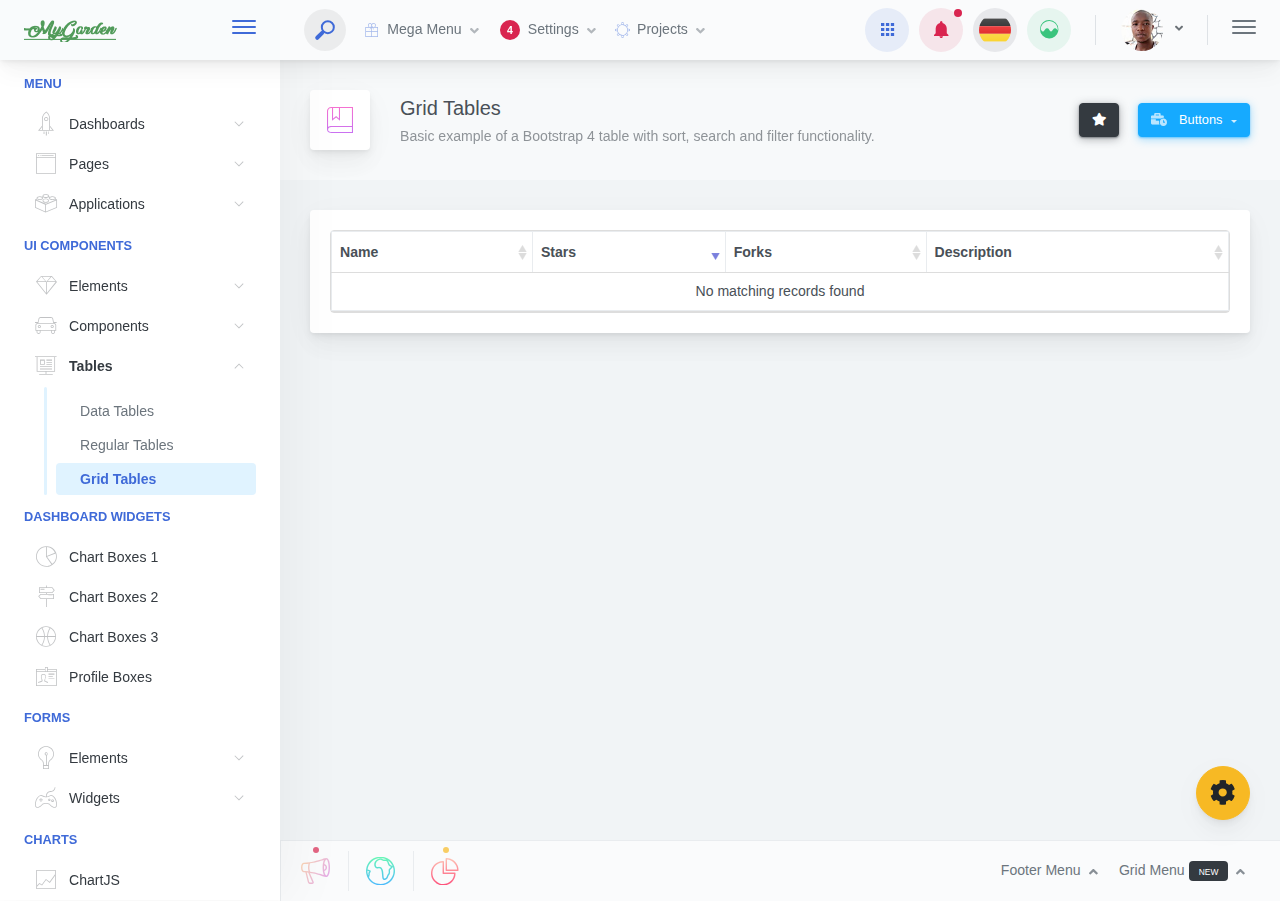
<file: admin/tables-grid.html>
﻿<!doctype html>
<html lang="en">
<!-- Copied from https://demo.dashboardpack.com/architectui-html-pro/tables-grid.html by Cyotek WebCopy 1.8.0.652, Monday, September 28, 2020, 7:58:09 AM -->

<head>
    <meta charset="utf-8">
    <meta http-equiv="X-UA-Compatible" content="IE=edge">
    <meta http-equiv="Content-Language" content="en">
    <meta http-equiv="Content-Type" content="text/html; charset=utf-8">
    <title>Grid Tables - Basic example of a Bootstrap 4 table with sort, search and filter functionality.</title>
    <meta name="viewport" content="width=device-width, initial-scale=1, maximum-scale=1, user-scalable=no, shrink-to-fit=no">
    <meta name="description" content="Basic example of a Bootstrap 4 table with sort, search and filter functionality.">

    <!-- Disable tap highlight on IE -->
    <meta name="msapplication-tap-highlight" content="no">

<link href="main.d810cf0ae7f39f28f336.css" rel="stylesheet"></head>

<body>
    <div class="app-container app-theme-white body-tabs-shadow fixed-header fixed-sidebar">
        <div class="app-header header-shadow">
            <div class="app-header__logo">
                <div class="logo-src"></div>
                <div class="header__pane ml-auto">
                    <div>
                        <button type="button" class="hamburger close-sidebar-btn hamburger--elastic" data-class="closed-sidebar">
                            <span class="hamburger-box">
                                <span class="hamburger-inner"></span>
                            </span>
                        </button>
                    </div>
                </div>
            </div>
            <div class="app-header__mobile-menu">
                <div>
                    <button type="button" class="hamburger hamburger--elastic mobile-toggle-nav">
                        <span class="hamburger-box">
                            <span class="hamburger-inner"></span>
                        </span>
                    </button>
                </div>
            </div>
            <div class="app-header__menu">
                <span>
                    <button type="button" class="btn-icon btn-icon-only btn btn-primary btn-sm mobile-toggle-header-nav">
                        <span class="btn-icon-wrapper">
                            <i class="fa fa-ellipsis-v fa-w-6"></i>
                        </span>
                    </button>
                </span>
            </div>    <div class="app-header__content">
                <div class="app-header-left">
                    <div class="search-wrapper">
                        <div class="input-holder">
                            <input type="text" class="search-input" placeholder="Type to search">
                            <button class="search-icon"><span></span></button>
                        </div>
                        <button class="close"></button>
                    </div>
                    <ul class="header-megamenu nav">
                        <li class="nav-item">
                            <a href="javascript:void(0);" data-placement="bottom" rel="popover-focus" data-offset="300" data-toggle="popover-custom" class="nav-link">
                                <i class="nav-link-icon pe-7s-gift"> </i> Mega Menu
                                <i class="fa fa-angle-down ml-2 opacity-5"></i>
                            </a>
                            <div class="rm-max-width">
                                <div class="d-none popover-custom-content">
                                    <div class="dropdown-mega-menu">
                                        <div class="grid-menu grid-menu-3col">
                                            <div class="no-gutters row">
                                                <div class="col-sm-6 col-xl-4">
                                                    <ul class="nav flex-column">
                                                        <li class="nav-item-header nav-item"> Overview</li>
                                                        <li class="nav-item">
                                                            <a href="javascript:void(0);" class="nav-link">
                                                                <i class="nav-link-icon lnr-inbox"></i>
                                                                <span> Contacts</span>
                                                            </a>
                                                        </li>
                                                        <li class="nav-item">
                                                            <a href="javascript:void(0);" class="nav-link">
                                                                <i class="nav-link-icon lnr-book"></i>
                                                                <span> Incidents</span>
                                                                <div class="ml-auto badge badge-pill badge-danger">5</div>
                                                            </a>
                                                        </li>
                                                        <li class="nav-item">
                                                            <a href="javascript:void(0);" class="nav-link">
                                                                <i class="nav-link-icon lnr-picture"></i>
                                                                <span> Companies</span>
                                                            </a>
                                                        </li>
                                                        <li class="nav-item">
                                                            <a disabled="" href="javascript:void(0);" class="nav-link disabled">
                                                                <i class="nav-link-icon lnr-file-empty"></i>
                                                                <span> Dashboards</span>
                                                            </a>
                                                        </li>
                                                    </ul>
                                                </div>
                                                <div class="col-sm-6 col-xl-4">
                                                    <ul class="nav flex-column">
                                                        <li class="nav-item-header nav-item"> Favourites</li>
                                                        <li class="nav-item">
                                                            <a href="javascript:void(0);" class="nav-link"> Reports Conversions </a>
                                                        </li>
                                                        <li class="nav-item">
                                                            <a href="javascript:void(0);" class="nav-link"> Quick Start
                                                                <div class="ml-auto badge badge-success">New</div>
                                                            </a>
                                                        </li>
                                                        <li class="nav-item">
                                                            <a href="javascript:void(0);" class="nav-link">Users &amp; Groups</a>
                                                        </li>
                                                        <li class="nav-item">
                                                            <a href="javascript:void(0);" class="nav-link">Proprieties</a>
                                                        </li>
                                                    </ul>
                                                </div>
                                                <div class="col-sm-6 col-xl-4">
                                                    <ul class="nav flex-column">
                                                        <li class="nav-item-header nav-item">Sales &amp; Marketing</li>
                                                        <li class="nav-item">
                                                            <a href="javascript:void(0);" class="nav-link">Queues </a>
                                                        </li>
                                                        <li class="nav-item">
                                                            <a href="javascript:void(0);" class="nav-link">Resource Groups </a>
                                                        </li>
                                                        <li class="nav-item">
                                                            <a href="javascript:void(0);" class="nav-link">Goal Metrics
                                                                <div class="ml-auto badge badge-warning">3</div>
                                                            </a>
                                                        </li>
                                                        <li class="nav-item">
                                                            <a href="javascript:void(0);" class="nav-link">Campaigns</a>
                                                        </li>
                                                    </ul>
                                                </div>
                                            </div>
                                        </div>
                                    </div>
                                </div>
                            </div>
                        </li>
                        <li class="btn-group nav-item">
                            <a class="nav-link" data-toggle="dropdown" aria-expanded="false">
                                <span class="badge badge-pill badge-danger ml-0 mr-2">4</span> Settings
                                <i class="fa fa-angle-down ml-2 opacity-5"></i>
                            </a>
                            <div tabindex="-1" role="menu" aria-hidden="true" class="rm-pointers dropdown-menu">
                                <div class="dropdown-menu-header">
                                    <div class="dropdown-menu-header-inner bg-secondary">
                                        <div class="menu-header-image opacity-5" style="background-image: url('assets/images/dropdown-header/abstract2.jpg');"></div>
                                        <div class="menu-header-content">
                                            <h5 class="menu-header-title">Overview</h5>
                                            <h6 class="menu-header-subtitle">Dropdown menus for everyone</h6>
                                        </div>
                                    </div>
                                </div>
                                <div class="scroll-area-xs">
                                    <div class="scrollbar-container">
                                        <h6 tabindex="-1" class="dropdown-header">Key Figures</h6>
                                        <button type="button" tabindex="0" class="dropdown-item">Service Calendar</button>
                                        <button type="button" tabindex="0" class="dropdown-item">Knowledge Base</button>
                                        <button type="button" tabindex="0" class="dropdown-item">Accounts</button>
                                        <div tabindex="-1" class="dropdown-divider"></div>
                                        <button type="button" tabindex="0" class="dropdown-item">Products</button>
                                        <button type="button" tabindex="0" class="dropdown-item">Rollup Queries</button>
                                    </div>
                                </div>
                                <ul class="nav flex-column">
                                    <li class="nav-item-divider nav-item"></li>
                                    <li class="nav-item-btn nav-item">
                                        <button class="btn-wide btn-shadow btn btn-danger btn-sm">Cancel</button>
                                    </li>
                                </ul>
                            </div>
                        </li>
                        <li class="dropdown nav-item">
                            <a aria-haspopup="true" data-toggle="dropdown" class="nav-link" aria-expanded="false">
                                <i class="nav-link-icon pe-7s-settings"></i> Projects
                                <i class="fa fa-angle-down ml-2 opacity-5"></i>
                            </a>
                            <div tabindex="-1" role="menu" aria-hidden="true" class="dropdown-menu-rounded dropdown-menu-lg rm-pointers dropdown-menu">
                                <div class="dropdown-menu-header">
                                    <div class="dropdown-menu-header-inner bg-success">
                                        <div class="menu-header-image opacity-1" style="background-image: url('assets/images/dropdown-header/abstract3.jpg');"></div>
                                        <div class="menu-header-content text-left">
                                            <h5 class="menu-header-title">Overview</h5>
                                            <h6 class="menu-header-subtitle">Unlimited options</h6>
                                            <div class="menu-header-btn-pane">
                                                <button class="mr-2 btn btn-dark btn-sm">Settings</button>
                                                <button class="btn-icon btn-icon-only btn btn-warning btn-sm">
                                                    <i class="pe-7s-config btn-icon-wrapper"></i>
                                                </button>
                                            </div>
                                        </div>
                                    </div>
                                </div>
                                <button type="button" tabindex="0" class="dropdown-item">
                                    <i class="dropdown-icon lnr-file-empty"></i>Graphic Design
                                </button>
                                <button type="button" tabindex="0" class="dropdown-item">
                                    <i class="dropdown-icon lnr-file-empty"> </i>App Development
                                </button>
                                <button type="button" tabindex="0" class="dropdown-item">
                                    <i class="dropdown-icon lnr-file-empty"> </i>Icon Design
                                </button>
                                <div tabindex="-1" class="dropdown-divider"></div>
                                <button type="button" tabindex="0" class="dropdown-item">
                                    <i class="dropdown-icon lnr-file-empty"></i>Miscellaneous
                                </button>
                                <button type="button" tabindex="0" class="dropdown-item">
                                    <i class="dropdown-icon lnr-file-empty"></i>Frontend Dev
                                </button>
                            </div>
                        </li>
                    </ul>        </div>
                <div class="app-header-right">
                    <div class="header-dots">
                        <div class="dropdown">
                            <button type="button" aria-haspopup="true" aria-expanded="false" data-toggle="dropdown" class="p-0 mr-2 btn btn-link">
                                <span class="icon-wrapper icon-wrapper-alt rounded-circle">
                                    <span class="icon-wrapper-bg bg-primary"></span>
                                    <i class="icon text-primary ion-android-apps"></i>
                                </span>
                            </button>
                            <div tabindex="-1" role="menu" aria-hidden="true" class="dropdown-menu-xl rm-pointers dropdown-menu dropdown-menu-right">
                                <div class="dropdown-menu-header">
                                    <div class="dropdown-menu-header-inner bg-plum-plate">
                                        <div class="menu-header-image" style="background-image: url('assets/images/dropdown-header/abstract4.jpg');"></div>
                                        <div class="menu-header-content text-white">
                                            <h5 class="menu-header-title">Grid Dashboard</h5>
                                            <h6 class="menu-header-subtitle">Easy grid navigation inside dropdowns</h6>
                                        </div>
                                    </div>
                                </div>
                                <div class="grid-menu grid-menu-xl grid-menu-3col">
                                    <div class="no-gutters row">
                                        <div class="col-sm-6 col-xl-4">
                                            <button class="btn-icon-vertical btn-square btn-transition btn btn-outline-link">
                                                <i class="pe-7s-world icon-gradient bg-night-fade btn-icon-wrapper btn-icon-lg mb-3"></i> Automation
                                            </button>
                                        </div>
                                        <div class="col-sm-6 col-xl-4">
                                            <button class="btn-icon-vertical btn-square btn-transition btn btn-outline-link">
                                                <i class="pe-7s-piggy icon-gradient bg-night-fade btn-icon-wrapper btn-icon-lg mb-3"> </i> Reports
                                            </button>
                                        </div>
                                        <div class="col-sm-6 col-xl-4">
                                            <button class="btn-icon-vertical btn-square btn-transition btn btn-outline-link">
                                                <i class="pe-7s-config icon-gradient bg-night-fade btn-icon-wrapper btn-icon-lg mb-3"> </i> Settings
                                            </button>
                                        </div>
                                        <div class="col-sm-6 col-xl-4">
                                            <button class="btn-icon-vertical btn-square btn-transition btn btn-outline-link">
                                                <i class="pe-7s-browser icon-gradient bg-night-fade btn-icon-wrapper btn-icon-lg mb-3"> </i> Content
                                            </button>
                                        </div>
                                        <div class="col-sm-6 col-xl-4">
                                            <button class="btn-icon-vertical btn-square btn-transition btn btn-outline-link">
                                                <i class="pe-7s-hourglass icon-gradient bg-night-fade btn-icon-wrapper btn-icon-lg mb-3"></i> Activity
                                            </button>
                                        </div>
                                        <div class="col-sm-6 col-xl-4">
                                            <button class="btn-icon-vertical btn-square btn-transition btn btn-outline-link">
                                                <i class="pe-7s-world icon-gradient bg-night-fade btn-icon-wrapper btn-icon-lg mb-3"> </i> Contacts
                                            </button>
                                        </div>
                                    </div>
                                </div>
                                <ul class="nav flex-column">
                                    <li class="nav-item-divider nav-item"></li>
                                    <li class="nav-item-btn text-center nav-item">
                                        <button class="btn-shadow btn btn-primary btn-sm">Follow-ups</button>
                                    </li>
                                </ul>
                            </div>
                        </div>
                        <div class="dropdown">
                            <button type="button" aria-haspopup="true" aria-expanded="false" data-toggle="dropdown" class="p-0 mr-2 btn btn-link">
                                <span class="icon-wrapper icon-wrapper-alt rounded-circle">
                                    <span class="icon-wrapper-bg bg-danger"></span>
                                    <i class="icon text-danger icon-anim-pulse ion-android-notifications"></i>
                                    <span class="badge badge-dot badge-dot-sm badge-danger">Notifications</span>
                                </span>
                            </button>
                            <div tabindex="-1" role="menu" aria-hidden="true" class="dropdown-menu-xl rm-pointers dropdown-menu dropdown-menu-right">
                                <div class="dropdown-menu-header mb-0">
                                    <div class="dropdown-menu-header-inner bg-deep-blue">
                                        <div class="menu-header-image opacity-1" style="background-image: url('assets/images/dropdown-header/city3.jpg');"></div>
                                        <div class="menu-header-content text-dark">
                                            <h5 class="menu-header-title">Notifications</h5>
                                            <h6 class="menu-header-subtitle">You have <b>21</b> unread messages</h6>
                                        </div>
                                    </div>
                                </div>
                                <ul class="tabs-animated-shadow tabs-animated nav nav-justified tabs-shadow-bordered p-3">
                                    <li class="nav-item">
                                        <a role="tab" class="nav-link active" data-toggle="tab" href="#tab-messages-header">
                                            <span>Messages</span>
                                        </a>
                                    </li>
                                    <li class="nav-item">
                                        <a role="tab" class="nav-link" data-toggle="tab" href="#tab-events-header">
                                            <span>Events</span>
                                        </a>
                                    </li>
                                    <li class="nav-item">
                                        <a role="tab" class="nav-link" data-toggle="tab" href="#tab-errors-header">
                                            <span>System Errors</span>
                                        </a>
                                    </li>
                                </ul>
                                <div class="tab-content">
                                    <div class="tab-pane active" id="tab-messages-header" role="tabpanel">
                                        <div class="scroll-area-sm">
                                            <div class="scrollbar-container">
                                                <div class="p-3">
                                                    <div class="notifications-box">
                                                        <div class="vertical-time-simple vertical-without-time vertical-timeline vertical-timeline--one-column">
                                                            <div class="vertical-timeline-item dot-danger vertical-timeline-element">
                                                                <div><span class="vertical-timeline-element-icon bounce-in"></span>
                                                                    <div class="vertical-timeline-element-content bounce-in">
                                                                        <h4 class="timeline-title">All Hands Meeting</h4>
                                                                        <span class="vertical-timeline-element-date"></span>
                                                                    </div>
                                                                </div>
                                                            </div>
                                                            <div class="vertical-timeline-item dot-warning vertical-timeline-element">
                                                                <div>
                                                                    <span class="vertical-timeline-element-icon bounce-in"></span>
                                                                    <div class="vertical-timeline-element-content bounce-in">
                                                                        <p>Yet another one, at <span class="text-success">15:00 PM</span></p>
                                                                        <span class="vertical-timeline-element-date"></span>
                                                                    </div>
                                                                </div>
                                                            </div>
                                                            <div class="vertical-timeline-item dot-success vertical-timeline-element">
                                                                <div>
                                                                    <span class="vertical-timeline-element-icon bounce-in"></span>
                                                                    <div class="vertical-timeline-element-content bounce-in">
                                                                        <h4 class="timeline-title">Build the production release
                                                                            <span class="badge badge-danger ml-2">NEW</span>
                                                                        </h4>
                                                                        <span class="vertical-timeline-element-date"></span>
                                                                    </div>
                                                                </div>
                                                            </div>
                                                            <div class="vertical-timeline-item dot-primary vertical-timeline-element">
                                                                <div>
                                                                    <span class="vertical-timeline-element-icon bounce-in"></span>
                                                                    <div class="vertical-timeline-element-content bounce-in">
                                                                        <h4 class="timeline-title">Something not important
                                                                            <div class="avatar-wrapper mt-2 avatar-wrapper-overlap">
                                                                                <div class="avatar-icon-wrapper avatar-icon-sm">
                                                                                    <div class="avatar-icon">
                                                                                        <img src="assets/images/avatars/1.jpg" alt="">
                                                                                    </div>
                                                                                </div>
                                                                                <div class="avatar-icon-wrapper avatar-icon-sm">
                                                                                    <div class="avatar-icon">
                                                                                        <img src="assets/images/avatars/2.jpg" alt="">
                                                                                    </div>
                                                                                </div>
                                                                                <div class="avatar-icon-wrapper avatar-icon-sm">
                                                                                    <div class="avatar-icon">
                                                                                        <img src="assets/images/avatars/3.jpg" alt="">
                                                                                    </div>
                                                                                </div>
                                                                                <div class="avatar-icon-wrapper avatar-icon-sm">
                                                                                    <div class="avatar-icon">
                                                                                        <img src="assets/images/avatars/4.jpg" alt="">
                                                                                    </div>
                                                                                </div>
                                                                                <div class="avatar-icon-wrapper avatar-icon-sm">
                                                                                    <div class="avatar-icon">
                                                                                        <img src="assets/images/avatars/5.jpg" alt="">
                                                                                    </div>
                                                                                </div>
                                                                                <div class="avatar-icon-wrapper avatar-icon-sm">
                                                                                    <div class="avatar-icon">
                                                                                        <img src="assets/images/avatars/9.jpg" alt="">
                                                                                    </div>
                                                                                </div>
                                                                                <div class="avatar-icon-wrapper avatar-icon-sm">
                                                                                    <div class="avatar-icon">
                                                                                        <img src="assets/images/avatars/7.jpg" alt="">
                                                                                    </div>
                                                                                </div>
                                                                                <div class="avatar-icon-wrapper avatar-icon-sm">
                                                                                    <div class="avatar-icon">
                                                                                        <img src="assets/images/avatars/8.jpg" alt="">
                                                                                    </div>
                                                                                </div>
                                                                                <div class="avatar-icon-wrapper avatar-icon-sm avatar-icon-add">
                                                                                    <div class="avatar-icon"><i>+</i></div>
                                                                                </div>
                                                                            </div>
                                                                        </h4>
                                                                        <span class="vertical-timeline-element-date"></span>
                                                                    </div>
                                                                </div>
                                                            </div>
                                                            <div class="vertical-timeline-item dot-info vertical-timeline-element">
                                                                <div>
                                                                    <span class="vertical-timeline-element-icon bounce-in"></span>
                                                                    <div class="vertical-timeline-element-content bounce-in">
                                                                        <h4 class="timeline-title">This dot has an info state</h4>
                                                                        <span class="vertical-timeline-element-date"></span>
                                                                    </div>
                                                                </div>
                                                            </div>
                                                            <div class="vertical-timeline-item dot-danger vertical-timeline-element">
                                                                <div>
                                                                    <span class="vertical-timeline-element-icon bounce-in"></span>
                                                                    <div class="vertical-timeline-element-content bounce-in">
                                                                        <h4 class="timeline-title">All Hands Meeting</h4>
                                                                        <span class="vertical-timeline-element-date"></span>
                                                                    </div>
                                                                </div>
                                                            </div>
                                                            <div class="vertical-timeline-item dot-warning vertical-timeline-element">
                                                                <div>
                                                                    <span class="vertical-timeline-element-icon bounce-in"></span>
                                                                    <div class="vertical-timeline-element-content bounce-in">
                                                                        <p>Yet another one, at <span class="text-success">15:00 PM</span>
                                                                        </p><span class="vertical-timeline-element-date"></span>
                                                                    </div>
                                                                </div>
                                                            </div>
                                                            <div class="vertical-timeline-item dot-success vertical-timeline-element">
                                                                <div><span class="vertical-timeline-element-icon bounce-in"></span>
                                                                    <div class="vertical-timeline-element-content bounce-in">
                                                                        <h4 class="timeline-title">Build the production release
                                                                            <span class="badge badge-danger ml-2">NEW</span>
                                                                        </h4>
                                                                        <span class="vertical-timeline-element-date"></span>
                                                                    </div>
                                                                </div>
                                                            </div>
                                                            <div class="vertical-timeline-item dot-dark vertical-timeline-element">
                                                                <div><span class="vertical-timeline-element-icon bounce-in"></span>
                                                                    <div class="vertical-timeline-element-content bounce-in">
                                                                        <h4 class="timeline-title">This dot has a dark state</h4>
                                                                        <span class="vertical-timeline-element-date"></span>
                                                                    </div>
                                                                </div>
                                                            </div>
                                                        </div>
                                                    </div>
                                                </div>
                                            </div>
                                        </div>
                                    </div>
                                    <div class="tab-pane" id="tab-events-header" role="tabpanel">
                                        <div class="scroll-area-sm">
                                            <div class="scrollbar-container">
                                                <div class="p-3">
                                                    <div class="vertical-without-time vertical-timeline vertical-timeline--animate vertical-timeline--one-column">
                                                        <div class="vertical-timeline-item vertical-timeline-element">
                                                            <div>
                                                                <span class="vertical-timeline-element-icon bounce-in">
                                                                    <i class="badge badge-dot badge-dot-xl badge-success"> </i>
                                                                </span>
                                                                <div class="vertical-timeline-element-content bounce-in">
                                                                    <h4 class="timeline-title">All Hands Meeting</h4>
                                                                    <p>Lorem ipsum dolor sic amet, today at 
                                                                        <a href="javascript:void(0);">12:00 PM</a>
                                                                    </p>
                                                                    <span class="vertical-timeline-element-date"></span>
                                                                </div>
                                                            </div>
                                                        </div>
                                                        <div class="vertical-timeline-item vertical-timeline-element">
                                                            <div>
                                                                <span class="vertical-timeline-element-icon bounce-in">
                                                                    <i class="badge badge-dot badge-dot-xl badge-warning"> </i>
                                                                </span>
                                                                <div class="vertical-timeline-element-content bounce-in">
                                                                    <p>Another meeting today, at <b class="text-danger">12:00 PM</b></p>
                                                                    <p>Yet another one, at <span class="text-success">15:00 PM</span></p>
                                                                    <span class="vertical-timeline-element-date"></span>
                                                                </div>
                                                            </div>
                                                        </div>
                                                        <div class="vertical-timeline-item vertical-timeline-element">
                                                            <div>
                                                                <span class="vertical-timeline-element-icon bounce-in">
                                                                    <i class="badge badge-dot badge-dot-xl badge-danger"> </i>
                                                                </span>
                                                                <div class="vertical-timeline-element-content bounce-in">
                                                                    <h4 class="timeline-title">Build the production release</h4>
                                                                    <p>Lorem ipsum dolor sit amit,consectetur eiusmdd tempor incididunt ut
                                                                        labore et dolore magna elit enim at minim veniam quis nostrud
                                                                    </p>
                                                                    <span class="vertical-timeline-element-date"></span>
                                                                </div>
                                                            </div>
                                                        </div>
                                                        <div class="vertical-timeline-item vertical-timeline-element">
                                                            <div>
                                                                <span class="vertical-timeline-element-icon bounce-in">
                                                                    <i class="badge badge-dot badge-dot-xl badge-primary"> </i>
                                                                </span>
                                                                <div class="vertical-timeline-element-content bounce-in">
                                                                    <h4 class="timeline-title text-success">Something not important</h4>
                                                                    <p>Lorem ipsum dolor sit amit,consectetur elit enim at minim veniam quis nostrud</p>
                                                                    <span class="vertical-timeline-element-date"></span>
                                                                </div>
                                                            </div>
                                                        </div>
                                                        <div class="vertical-timeline-item vertical-timeline-element">
                                                            <div>
                                                                <span class="vertical-timeline-element-icon bounce-in">
                                                                    <i class="badge badge-dot badge-dot-xl badge-success"> </i>
                                                                </span>
                                                                <div class="vertical-timeline-element-content bounce-in">
                                                                    <h4 class="timeline-title">All Hands Meeting</h4>
                                                                    <p>Lorem ipsum dolor sic amet, today at 
                                                                        <a href="javascript:void(0);">12:00 PM</a>
                                                                    </p>
                                                                    <span class="vertical-timeline-element-date"></span>
                                                                </div>
                                                            </div>
                                                        </div>
                                                        <div class="vertical-timeline-item vertical-timeline-element">
                                                            <div>
                                                                <span class="vertical-timeline-element-icon bounce-in">
                                                                    <i class="badge badge-dot badge-dot-xl badge-warning"> </i>
                                                                </span>
                                                                <div class="vertical-timeline-element-content bounce-in">
                                                                    <p>Another meeting today, at <b class="text-danger">12:00 PM</b></p>
                                                                    <p>Yet another one, at <span class="text-success">15:00 PM</span></p>
                                                                    <span class="vertical-timeline-element-date"></span>
                                                                </div>
                                                            </div>
                                                        </div>
                                                        <div class="vertical-timeline-item vertical-timeline-element">
                                                            <div>
                                                                <span class="vertical-timeline-element-icon bounce-in">
                                                                    <i class="badge badge-dot badge-dot-xl badge-danger"> </i>
                                                                </span>
                                                                <div class="vertical-timeline-element-content bounce-in">
                                                                    <h4 class="timeline-title">Build the production release</h4>
                                                                    <p>Lorem ipsum dolor sit amit,consectetur eiusmdd tempor incididunt ut
                                                                        labore et dolore magna elit enim at minim veniam quis nostrud
                                                                    </p>
                                                                    <span class="vertical-timeline-element-date"></span>
                                                                </div>
                                                            </div>
                                                        </div>
                                                        <div class="vertical-timeline-item vertical-timeline-element">
                                                            <div>
                                                                <span class="vertical-timeline-element-icon bounce-in">
                                                                    <i class="badge badge-dot badge-dot-xl badge-primary"> </i>
                                                                </span>
                                                                <div class="vertical-timeline-element-content bounce-in">
                                                                    <h4 class="timeline-title text-success">Something not important</h4>
                                                                    <p>Lorem ipsum dolor sit amit,consectetur elit enim at minim veniam quis nostrud</p>
                                                                    <span class="vertical-timeline-element-date"></span>
                                                                </div>
                                                            </div>
                                                        </div>
                                                    </div>
                                                </div>
                                            </div>
                                        </div>
                                    </div>
                                    <div class="tab-pane" id="tab-errors-header" role="tabpanel">
                                        <div class="scroll-area-sm">
                                            <div class="scrollbar-container">
                                                <div class="no-results pt-3 pb-0">
                                                    <div class="swal2-icon swal2-success swal2-animate-success-icon">
                                                        <div class="swal2-success-circular-line-left" style="background-color: rgb(255, 255, 255);"></div>
                                                        <span class="swal2-success-line-tip"></span>
                                                        <span class="swal2-success-line-long"></span>
                                                        <div class="swal2-success-ring"></div>
                                                        <div class="swal2-success-fix" style="background-color: rgb(255, 255, 255);"></div>
                                                        <div class="swal2-success-circular-line-right" style="background-color: rgb(255, 255, 255);"></div>
                                                    </div>
                                                    <div class="results-subtitle">All caught up!</div>
                                                    <div class="results-title">There are no system errors!</div>
                                                </div>
                                            </div>
                                        </div>
                                    </div>
                                </div>
                                <ul class="nav flex-column">
                                    <li class="nav-item-divider nav-item"></li>
                                    <li class="nav-item-btn text-center nav-item">
                                        <button class="btn-shadow btn-wide btn-pill btn btn-focus btn-sm">View Latest Changes</button>
                                    </li>
                                </ul>
                            </div>
                        </div>
                        <div class="dropdown">
                            <button type="button" data-toggle="dropdown" class="p-0 mr-2 btn btn-link">
                                <span class="icon-wrapper icon-wrapper-alt rounded-circle">
                                    <span class="icon-wrapper-bg bg-focus"></span>
                                    <span class="language-icon opacity-8 flag large DE"></span>
                                </span>
                            </button>
                            <div tabindex="-1" role="menu" aria-hidden="true" class="rm-pointers dropdown-menu dropdown-menu-right">
                                <div class="dropdown-menu-header">
                                    <div class="dropdown-menu-header-inner pt-4 pb-4 bg-focus">
                                        <div class="menu-header-image opacity-05" style="background-image: url('assets/images/dropdown-header/city2.jpg');"></div>
                                        <div class="menu-header-content text-center text-white">
                                            <h6 class="menu-header-subtitle mt-0"> Choose Language</h6>
                                        </div>
                                    </div>
                                </div>
                                <h6 tabindex="-1" class="dropdown-header"> Popular Languages</h6>
                                <button type="button" tabindex="0" class="dropdown-item">
                                    <span class="mr-3 opacity-8 flag large US"></span> USA
                                </button>
                                <button type="button" tabindex="0" class="dropdown-item">
                                    <span class="mr-3 opacity-8 flag large CH"></span> Switzerland
                                </button>
                                <button type="button" tabindex="0" class="dropdown-item">
                                    <span class="mr-3 opacity-8 flag large FR"></span> France
                                </button>
                                <button type="button" tabindex="0" class="dropdown-item">
                                    <span class="mr-3 opacity-8 flag large ES"></span>Spain
                                </button>
                                <div tabindex="-1" class="dropdown-divider"></div>
                                <h6 tabindex="-1" class="dropdown-header">Others</h6>
                                <button type="button" tabindex="0" class="dropdown-item active">
                                    <span class="mr-3 opacity-8 flag large DE"></span> Germany
                                </button>
                                <button type="button" tabindex="0" class="dropdown-item">
                                    <span class="mr-3 opacity-8 flag large IT"></span> Italy
                                </button>
                            </div>
                        </div>
                        <div class="dropdown">
                            <button type="button" aria-haspopup="true" data-toggle="dropdown" aria-expanded="false" class="p-0 btn btn-link dd-chart-btn">
                                <span class="icon-wrapper icon-wrapper-alt rounded-circle">
                                    <span class="icon-wrapper-bg bg-success"></span>
                                    <i class="icon text-success ion-ios-analytics"></i>
                                </span>
                            </button>
                            <div tabindex="-1" role="menu" aria-hidden="true" class="dropdown-menu-xl rm-pointers dropdown-menu dropdown-menu-right">
                                <div class="dropdown-menu-header">
                                    <div class="dropdown-menu-header-inner bg-premium-dark">
                                        <div class="menu-header-image" style="background-image: url('assets/images/dropdown-header/abstract4.jpg');"></div>
                                        <div class="menu-header-content text-white">
                                            <h5 class="menu-header-title">Users Online</h5>
                                            <h6 class="menu-header-subtitle">Recent Account Activity Overview</h6>
                                        </div>
                                    </div>
                                </div>
                                <div class="widget-chart">
                                    <div class="widget-chart-content">
                                        <div class="icon-wrapper rounded-circle">
                                            <div class="icon-wrapper-bg opacity-9 bg-focus"></div>
                                            <i class="lnr-users text-white"></i>
                                        </div>
                                        <div class="widget-numbers">
                                            <span>344k</span>
                                        </div>
                                        <div class="widget-subheading pt-2">
                                            Profile views since last login
                                        </div>
                                        <div class="widget-description text-danger">
                                            <span class="pr-1"><span>176%</span></span>
                                            <i class="fa fa-arrow-left"></i>
                                        </div>
                                    </div>
                                    <div class="widget-chart-wrapper">
                                        <div id="dashboard-sparkline-carousel-3-pop"></div>
                                    </div>
                                </div>
                                <ul class="nav flex-column">
                                    <li class="nav-item-divider mt-0 nav-item"></li>
                                    <li class="nav-item-btn text-center nav-item">
                                        <button class="btn-shine btn-wide btn-pill btn btn-warning btn-sm">
                                            <i class="fa fa-cog fa-spin mr-2"></i>View Details
                                        </button>
                                    </li>
                                </ul>
                            </div>
                        </div>
                    </div>
                    
                    <div class="header-btn-lg pr-0">
                        <div class="widget-content p-0">
                            <div class="widget-content-wrapper">
                                <div class="widget-content-left">
                                    <div class="btn-group">
                                        <a data-toggle="dropdown" aria-haspopup="true" aria-expanded="false" class="p-0 btn">
                                            <img width="42" class="rounded-circle" src="assets/images/avatars/1.jpg" alt="">
                                            <i class="fa fa-angle-down ml-2 opacity-8"></i>
                                        </a>
                                        <div tabindex="-1" role="menu" aria-hidden="true" class="rm-pointers dropdown-menu-lg dropdown-menu dropdown-menu-right">
                                            <div class="dropdown-menu-header">
                                                <div class="dropdown-menu-header-inner bg-info">
                                                    <div class="menu-header-image opacity-2" style="background-image: url('assets/images/dropdown-header/city3.jpg');"></div>
                                                    <div class="menu-header-content text-left">
                                                        <div class="widget-content p-0">
                                                            <div class="widget-content-wrapper">
                                                                <div class="widget-content-left mr-3">
                                                                    <img width="42" class="rounded-circle" src="assets/images/avatars/1.jpg" alt="">
                                                                </div>
                                                                <div class="widget-content-left">
                                                                    <div class="widget-heading">Alina Mcloughlin</div>
                                                                    <div class="widget-subheading opacity-8">A short profile description</div>
                                                                </div>
                                                                <div class="widget-content-right mr-2">
                                                                    <button class="btn-pill btn-shadow btn-shine btn btn-focus">Logout</button>
                                                                </div>
                                                            </div>
                                                        </div>
                                                    </div>
                                                </div>
                                            </div>
                                            <div class="scroll-area-xs" style="height: 150px;">
                                                <div class="scrollbar-container ps">
                                                    <ul class="nav flex-column">
                                                        <li class="nav-item-header nav-item">Activity</li>
                                                        <li class="nav-item">
                                                            <a href="javascript:void(0);" class="nav-link">Chat
                                                                <div class="ml-auto badge badge-pill badge-info">8</div>
                                                            </a>
                                                        </li>
                                                        <li class="nav-item">
                                                            <a href="javascript:void(0);" class="nav-link">Recover Password</a>
                                                        </li>
                                                        <li class="nav-item-header nav-item">My Account
                                                        </li>
                                                        <li class="nav-item">
                                                            <a href="javascript:void(0);" class="nav-link">Settings
                                                                <div class="ml-auto badge badge-success">New</div>
                                                            </a>
                                                        </li>
                                                        <li class="nav-item">
                                                            <a href="javascript:void(0);" class="nav-link">Messages
                                                                <div class="ml-auto badge badge-warning">512</div>
                                                            </a>
                                                        </li>
                                                        <li class="nav-item">
                                                            <a href="javascript:void(0);" class="nav-link">Logs</a>
                                                        </li>
                                                    </ul>
                                                </div>
                                            </div>
                                            <ul class="nav flex-column">
                                                <li class="nav-item-divider mb-0 nav-item"></li>
                                            </ul>
                                            <div class="grid-menu grid-menu-2col">
                                                <div class="no-gutters row">
                                                    <div class="col-sm-6">
                                                        <button class="btn-icon-vertical btn-transition btn-transition-alt pt-2 pb-2 btn btn-outline-warning">
                                                            <i class="pe-7s-chat icon-gradient bg-amy-crisp btn-icon-wrapper mb-2"></i> Message Inbox
                                                        </button>
                                                    </div>
                                                    <div class="col-sm-6">
                                                        <button class="btn-icon-vertical btn-transition btn-transition-alt pt-2 pb-2 btn btn-outline-danger">
                                                            <i class="pe-7s-ticket icon-gradient bg-love-kiss btn-icon-wrapper mb-2"></i>
                                                            <b>Support Tickets</b>
                                                        </button>
                                                    </div>
                                                </div>
                                            </div>
                                            <ul class="nav flex-column">
                                                <li class="nav-item-divider nav-item">
                                                </li>
                                                <li class="nav-item-btn text-center nav-item">
                                                    <button class="btn-wide btn btn-primary btn-sm"> Open Messages </button>
                                                </li>
                                            </ul>
                                        </div>
                                    </div>
                                </div>
                                <div class="widget-content-left  ml-3 header-user-info">
                                    <div class="widget-heading"> Alina Mclourd </div>
                                    <div class="widget-subheading"> VP People Manager </div>
                                </div>
                                <div class="widget-content-right header-user-info ml-3">
                                    <button type="button" class="btn-shadow p-1 btn btn-primary btn-sm show-toastr-example">
                                        <i class="fa text-white fa-calendar pr-1 pl-1"></i>
                                    </button>
                                </div>
                            </div>
                        </div>
                    </div>
                    <div class="header-btn-lg">
                        <button type="button" class="hamburger hamburger--elastic open-right-drawer">
                            <span class="hamburger-box">
                                <span class="hamburger-inner"></span>
                            </span>
                        </button>
                    </div>        </div>
            </div>
        </div>        <div class="ui-theme-settings">
            <button type="button" id="TooltipDemo" class="btn-open-options btn btn-warning">
                <i class="fa fa-cog fa-w-16 fa-spin fa-2x"></i>
            </button>
            <div class="theme-settings__inner">
                <div class="scrollbar-container">
                    <div class="theme-settings__options-wrapper">
                        <h3 class="themeoptions-heading">Layout Options</h3>
                        <div class="p-3">
                            <ul class="list-group">
                                <li class="list-group-item">
                                    <div class="widget-content p-0">
                                        <div class="widget-content-wrapper">
                                            <div class="widget-content-left mr-3">
                                                <div class="switch has-switch switch-container-class" data-class="fixed-header">
                                                    <div class="switch-animate switch-on">
                                                        <input type="checkbox" checked="" data-toggle="toggle" data-onstyle="success">
                                                    </div>
                                                </div>
                                            </div>
                                            <div class="widget-content-left">
                                                <div class="widget-heading">Fixed Header</div>
                                                <div class="widget-subheading">Makes the header top fixed, always visible!</div>
                                            </div>
                                        </div>
                                    </div>
                                </li>
                                <li class="list-group-item">
                                    <div class="widget-content p-0">
                                        <div class="widget-content-wrapper">
                                            <div class="widget-content-left mr-3">
                                                <div class="switch has-switch switch-container-class" data-class="fixed-sidebar">
                                                    <div class="switch-animate switch-on">
                                                        <input type="checkbox" checked="" data-toggle="toggle" data-onstyle="success">
                                                    </div>
                                                </div>
                                            </div>
                                            <div class="widget-content-left">
                                                <div class="widget-heading">Fixed Sidebar</div>
                                                <div class="widget-subheading">Makes the sidebar left fixed, always visible!</div>
                                            </div>
                                        </div>
                                    </div>
                                </li>
                                <li class="list-group-item">
                                    <div class="widget-content p-0">
                                        <div class="widget-content-wrapper">
                                            <div class="widget-content-left mr-3">
                                                <div class="switch has-switch switch-container-class" data-class="fixed-footer">
                                                    <div class="switch-animate switch-off">
                                                        <input type="checkbox" data-toggle="toggle" data-onstyle="success">
                                                    </div>
                                                </div>
                                            </div>
                                            <div class="widget-content-left">
                                                <div class="widget-heading">Fixed Footer</div>
                                                <div class="widget-subheading">Makes the app footer bottom fixed, always visible!</div>
                                            </div>
                                        </div>
                                    </div>
                                </li>
                            </ul>
                        </div>
                        <h3 class="themeoptions-heading">
                            <div> Header Options </div>
                            <button type="button" class="btn-pill btn-shadow btn-wide ml-auto btn btn-focus btn-sm switch-header-cs-class" data-class="">
                                Restore Default
                            </button>
                        </h3>
                        <div class="p-3">
                            <ul class="list-group">
                                <li class="list-group-item">
                                    <h5 class="pb-2">Choose Color Scheme</h5>
                                    <div class="theme-settings-swatches">
                                        <div class="swatch-holder bg-primary switch-header-cs-class" data-class="bg-primary header-text-light"></div>
                                        <div class="swatch-holder bg-secondary switch-header-cs-class" data-class="bg-secondary header-text-light"></div>
                                        <div class="swatch-holder bg-success switch-header-cs-class" data-class="bg-success header-text-light"></div>
                                        <div class="swatch-holder bg-info switch-header-cs-class" data-class="bg-info header-text-light"></div>
                                        <div class="swatch-holder bg-warning switch-header-cs-class" data-class="bg-warning header-text-dark"></div>
                                        <div class="swatch-holder bg-danger switch-header-cs-class" data-class="bg-danger header-text-light"></div>
                                        <div class="swatch-holder bg-light switch-header-cs-class" data-class="bg-light header-text-dark"></div>
                                        <div class="swatch-holder bg-dark switch-header-cs-class" data-class="bg-dark header-text-light"></div>
                                        <div class="swatch-holder bg-focus switch-header-cs-class" data-class="bg-focus header-text-light"></div>
                                        <div class="swatch-holder bg-alternate switch-header-cs-class" data-class="bg-alternate header-text-light"></div>
                                        <div class="divider"></div>
                                        <div class="swatch-holder bg-vicious-stance switch-header-cs-class" data-class="bg-vicious-stance header-text-light"></div>
                                        <div class="swatch-holder bg-midnight-bloom switch-header-cs-class" data-class="bg-midnight-bloom header-text-light"></div>
                                        <div class="swatch-holder bg-night-sky switch-header-cs-class" data-class="bg-night-sky header-text-light"></div>
                                        <div class="swatch-holder bg-slick-carbon switch-header-cs-class" data-class="bg-slick-carbon header-text-light"></div>
                                        <div class="swatch-holder bg-asteroid switch-header-cs-class" data-class="bg-asteroid header-text-light"></div>
                                        <div class="swatch-holder bg-royal switch-header-cs-class" data-class="bg-royal header-text-light"></div>
                                        <div class="swatch-holder bg-warm-flame switch-header-cs-class" data-class="bg-warm-flame header-text-dark"></div>
                                        <div class="swatch-holder bg-night-fade switch-header-cs-class" data-class="bg-night-fade header-text-dark"></div>
                                        <div class="swatch-holder bg-sunny-morning switch-header-cs-class" data-class="bg-sunny-morning header-text-dark"></div>
                                        <div class="swatch-holder bg-tempting-azure switch-header-cs-class" data-class="bg-tempting-azure header-text-dark"></div>
                                        <div class="swatch-holder bg-amy-crisp switch-header-cs-class" data-class="bg-amy-crisp header-text-dark"></div>
                                        <div class="swatch-holder bg-heavy-rain switch-header-cs-class" data-class="bg-heavy-rain header-text-dark"></div>
                                        <div class="swatch-holder bg-mean-fruit switch-header-cs-class" data-class="bg-mean-fruit header-text-dark"></div>
                                        <div class="swatch-holder bg-malibu-beach switch-header-cs-class" data-class="bg-malibu-beach header-text-light"></div>
                                        <div class="swatch-holder bg-deep-blue switch-header-cs-class" data-class="bg-deep-blue header-text-dark"></div>
                                        <div class="swatch-holder bg-ripe-malin switch-header-cs-class" data-class="bg-ripe-malin header-text-light"></div>
                                        <div class="swatch-holder bg-arielle-smile switch-header-cs-class" data-class="bg-arielle-smile header-text-light"></div>
                                        <div class="swatch-holder bg-plum-plate switch-header-cs-class" data-class="bg-plum-plate header-text-light"></div>
                                        <div class="swatch-holder bg-happy-fisher switch-header-cs-class" data-class="bg-happy-fisher header-text-dark"></div>
                                        <div class="swatch-holder bg-happy-itmeo switch-header-cs-class" data-class="bg-happy-itmeo header-text-light"></div>
                                        <div class="swatch-holder bg-mixed-hopes switch-header-cs-class" data-class="bg-mixed-hopes header-text-light"></div>
                                        <div class="swatch-holder bg-strong-bliss switch-header-cs-class" data-class="bg-strong-bliss header-text-light"></div>
                                        <div class="swatch-holder bg-grow-early switch-header-cs-class" data-class="bg-grow-early header-text-light"></div>
                                        <div class="swatch-holder bg-love-kiss switch-header-cs-class" data-class="bg-love-kiss header-text-light"></div>
                                        <div class="swatch-holder bg-premium-dark switch-header-cs-class" data-class="bg-premium-dark header-text-light"></div>
                                        <div class="swatch-holder bg-happy-green switch-header-cs-class" data-class="bg-happy-green header-text-light"></div>
                                    </div>
                                </li>
                            </ul>
                        </div>
                        <h3 class="themeoptions-heading">
                            <div>Sidebar Options</div>
                            <button type="button" class="btn-pill btn-shadow btn-wide ml-auto btn btn-focus btn-sm switch-sidebar-cs-class" data-class="">
                                Restore Default
                            </button>
                        </h3>
                        <div class="p-3">
                            <ul class="list-group">
                                <!--<li class="list-group-item">
                                    <div class="widget-content p-0">
                                        <div class="widget-content-wrapper">
                                            <div class="widget-content-left mr-3">
                                                <div class="switch has-switch" data-on-label="ON" data-off-label="OFF">
                                                    <div class="switch-animate switch-off">
                                                        <input type="checkbox" data-toggle="toggle" data-onstyle="success">
                                                    </div>
                                                </div>
                                            </div>
                                            <div class="widget-content-left">
                                                <div class="widget-heading">Sidebar Background Image
                                                </div>
                                                <div class="widget-subheading">Enable background images for sidebar!
                                                </div>
                                            </div>
                                        </div>
                                    </div>
                                </li>-->
                                <li class="list-group-item">
                                    <h5 class="pb-2">Choose Color Scheme</h5>
                                    <div class="theme-settings-swatches">
                                        <div class="swatch-holder bg-primary switch-sidebar-cs-class" data-class="bg-primary sidebar-text-light"></div>
                                        <div class="swatch-holder bg-secondary switch-sidebar-cs-class" data-class="bg-secondary sidebar-text-light"></div>
                                        <div class="swatch-holder bg-success switch-sidebar-cs-class" data-class="bg-success sidebar-text-dark"></div>
                                        <div class="swatch-holder bg-info switch-sidebar-cs-class" data-class="bg-info sidebar-text-dark"></div>
                                        <div class="swatch-holder bg-warning switch-sidebar-cs-class" data-class="bg-warning sidebar-text-dark"></div>
                                        <div class="swatch-holder bg-danger switch-sidebar-cs-class" data-class="bg-danger sidebar-text-light"></div>
                                        <div class="swatch-holder bg-light switch-sidebar-cs-class" data-class="bg-light sidebar-text-dark"></div>
                                        <div class="swatch-holder bg-dark switch-sidebar-cs-class" data-class="bg-dark sidebar-text-light"></div>
                                        <div class="swatch-holder bg-focus switch-sidebar-cs-class" data-class="bg-focus sidebar-text-light"></div>
                                        <div class="swatch-holder bg-alternate switch-sidebar-cs-class" data-class="bg-alternate sidebar-text-light"></div>
                                        <div class="divider"></div>
                                        <div class="swatch-holder bg-vicious-stance switch-sidebar-cs-class" data-class="bg-vicious-stance sidebar-text-light"></div>
                                        <div class="swatch-holder bg-midnight-bloom switch-sidebar-cs-class" data-class="bg-midnight-bloom sidebar-text-light"></div>
                                        <div class="swatch-holder bg-night-sky switch-sidebar-cs-class" data-class="bg-night-sky sidebar-text-light"></div>
                                        <div class="swatch-holder bg-slick-carbon switch-sidebar-cs-class" data-class="bg-slick-carbon sidebar-text-light"></div>
                                        <div class="swatch-holder bg-asteroid switch-sidebar-cs-class" data-class="bg-asteroid sidebar-text-light"></div>
                                        <div class="swatch-holder bg-royal switch-sidebar-cs-class" data-class="bg-royal sidebar-text-light"></div>
                                        <div class="swatch-holder bg-warm-flame switch-sidebar-cs-class" data-class="bg-warm-flame sidebar-text-dark"></div>
                                        <div class="swatch-holder bg-night-fade switch-sidebar-cs-class" data-class="bg-night-fade sidebar-text-dark"></div>
                                        <div class="swatch-holder bg-sunny-morning switch-sidebar-cs-class" data-class="bg-sunny-morning sidebar-text-dark"></div>
                                        <div class="swatch-holder bg-tempting-azure switch-sidebar-cs-class" data-class="bg-tempting-azure sidebar-text-dark"></div>
                                        <div class="swatch-holder bg-amy-crisp switch-sidebar-cs-class" data-class="bg-amy-crisp sidebar-text-dark"></div>
                                        <div class="swatch-holder bg-heavy-rain switch-sidebar-cs-class" data-class="bg-heavy-rain sidebar-text-dark"></div>
                                        <div class="swatch-holder bg-mean-fruit switch-sidebar-cs-class" data-class="bg-mean-fruit sidebar-text-dark"></div>
                                        <div class="swatch-holder bg-malibu-beach switch-sidebar-cs-class" data-class="bg-malibu-beach sidebar-text-light"></div>
                                        <div class="swatch-holder bg-deep-blue switch-sidebar-cs-class" data-class="bg-deep-blue sidebar-text-dark"></div>
                                        <div class="swatch-holder bg-ripe-malin switch-sidebar-cs-class" data-class="bg-ripe-malin sidebar-text-light"></div>
                                        <div class="swatch-holder bg-arielle-smile switch-sidebar-cs-class" data-class="bg-arielle-smile sidebar-text-light"></div>
                                        <div class="swatch-holder bg-plum-plate switch-sidebar-cs-class" data-class="bg-plum-plate sidebar-text-light"></div>
                                        <div class="swatch-holder bg-happy-fisher switch-sidebar-cs-class" data-class="bg-happy-fisher sidebar-text-dark"></div>
                                        <div class="swatch-holder bg-happy-itmeo switch-sidebar-cs-class" data-class="bg-happy-itmeo sidebar-text-light"></div>
                                        <div class="swatch-holder bg-mixed-hopes switch-sidebar-cs-class" data-class="bg-mixed-hopes sidebar-text-light"></div>
                                        <div class="swatch-holder bg-strong-bliss switch-sidebar-cs-class" data-class="bg-strong-bliss sidebar-text-light"></div>
                                        <div class="swatch-holder bg-grow-early switch-sidebar-cs-class" data-class="bg-grow-early sidebar-text-light"></div>
                                        <div class="swatch-holder bg-love-kiss switch-sidebar-cs-class" data-class="bg-love-kiss sidebar-text-light"></div>
                                        <div class="swatch-holder bg-premium-dark switch-sidebar-cs-class" data-class="bg-premium-dark sidebar-text-light"></div>
                                        <div class="swatch-holder bg-happy-green switch-sidebar-cs-class" data-class="bg-happy-green sidebar-text-light"></div>
                                    </div>
                                </li>
                                <!--<li class="theme-settings-swatches d-none list-group-item">
                                    <div class="widget-content p-0">
                                        <div class="widget-content-wrapper">
                                            <div class="widget-content-left">
                                                <div class="widget-heading">Background Opacity
                                                </div>
                                            </div>
                                            <div class="widget-content-right">
                                                <div role="group" class="btn-group-sm btn-group">
                                                    <button type="button" class="btn-shadow opacity-3 active btn btn-primary">4%
                                                    </button>
                                                    <button type="button" class="btn-shadow opacity-4 btn btn-primary">6%
                                                    </button>
                                                    <button type="button" class="btn-shadow opacity-5 btn btn-primary">8%
                                                    </button>
                                                    <button type="button" class="btn-shadow opacity-6 btn btn-primary">10%
                                                    </button>
                                                    <button type="button" class="btn-shadow opacity-7 btn btn-primary">15%
                                                    </button>
                                                    <button type="button" class="btn-shadow opacity-8 btn btn-primary">20%
                                                    </button>
                                                </div>
                                            </div>
                                        </div>
                                    </div>
                                </li>-->
                                <!--<li class="theme-settings-swatches d-none list-group-item">
                                    <h5>Sidebar Image Background
                                    </h5>
                                    <div class="divider">
                                    </div>
                                    <div class="swatch-holder swatch-holder-img active">
                                        <a class="img-holder switch-trigger">
                                            <img alt=" " src="assets/images/sidebar/city1.jpg">
                                        </a>
                                    </div>
                                    <div class="swatch-holder swatch-holder-img">
                                        <a class="img-holder switch-trigger">
                                            <img alt=" " src="assets/images/sidebar/city2.jpg">
                                        </a>
                                    </div>
                                    <div class="swatch-holder swatch-holder-img">
                                        <a class="img-holder switch-trigger">
                                            <img alt=" " src="assets/images/sidebar/city3.jpg">
                                        </a>
                                    </div>
                                    <div class="swatch-holder swatch-holder-img">
                                        <a class="img-holder switch-trigger">
                                            <img alt=" " src="assets/images/sidebar/city4.jpg">
                                        </a>
                                    </div>
                                    <div class="swatch-holder swatch-holder-img">
                                        <a class="img-holder switch-trigger">
                                            <img alt=" " src="assets/images/sidebar/city5.jpg">
                                        </a>
                                    </div>
                                    <div class="swatch-holder swatch-holder-img">
                                        <a class="img-holder switch-trigger">
                                            <img alt=" " src="assets/images/sidebar/abstract1.jpg">
                                        </a>
                                    </div>
                                    <div class="swatch-holder swatch-holder-img">
                                        <a class="img-holder switch-trigger">
                                            <img alt=" " src="assets/images/sidebar/abstract2.jpg">
                                        </a>
                                    </div>
                                    <div class="swatch-holder swatch-holder-img">
                                        <a class="img-holder switch-trigger">
                                            <img alt=" " src="assets/images/sidebar/abstract3.jpg">
                                        </a>
                                    </div>
                                    <div class="swatch-holder swatch-holder-img">
                                        <a class="img-holder switch-trigger">
                                            <img alt=" " src="assets/images/sidebar/abstract4.jpg">
                                        </a>
                                    </div>
                                    <div class="swatch-holder swatch-holder-img">
                                        <a class="img-holder switch-trigger">
                                            <img alt=" " src="assets/images/sidebar/abstract5.jpg">
                                        </a>
                                    </div>
                                </li>-->
                            </ul>
                        </div>
                        <h3 class="themeoptions-heading">
                            <div>Main Content Options</div>
                            <button type="button" class="btn-pill btn-shadow btn-wide ml-auto active btn btn-focus btn-sm">Restore Default</button>
                        </h3>
                        <div class="p-3">
                            <ul class="list-group">
                                <!--<li class="list-group-item">
                                    <div class="widget-content p-0">
                                        <div class="widget-content-wrapper">
                                            <div class="widget-content-left mr-3">
                                                <div class="switch has-switch" data-on-label="ON" data-off-label="OFF">
                                                    <div class="switch-animate switch-on">
                                                        <input type="checkbox" data-toggle="toggle" data-onstyle="success">
                                                    </div>
                                                </div>
                                            </div>
                                            <div class="widget-content-left">
                                                <div class="widget-heading">Page Title Icon
                                                </div>
                                                <div class="widget-subheading">Enable the icon box for page titles!
                                                </div>
                                            </div>
                                        </div>
                                    </div>
                                </li>
                                <li class="list-group-item">
                                    <div class="widget-content p-0">
                                        <div class="widget-content-wrapper">
                                            <div class="widget-content-left mr-3">
                                                <div class="switch has-switch" data-on-label="ON" data-off-label="OFF">
                                                    <div class="switch-animate switch-on">
                                                        <input type="checkbox" data-toggle="toggle" data-onstyle="success">
                                                    </div>
                                                </div>
                                            </div>
                                            <div class="widget-content-left">
                                                <div class="widget-heading">Page Title Description
                                                </div>
                                                <div class="widget-subheading">Enable the description below page title!
                                                </div>
                                            </div>
                                        </div>
                                    </div>
                                </li>-->
                                <li class="list-group-item">
                                    <h5 class="pb-2">Page Section Tabs</h5>
                                    <div class="theme-settings-swatches">
                                        <div role="group" class="mt-2 btn-group">
                                            <button type="button" class="btn-wide btn-shadow btn-primary btn btn-secondary switch-theme-class" data-class="body-tabs-line"> Line</button>
                                            <button type="button" class="btn-wide btn-shadow btn-primary active btn btn-secondary switch-theme-class" data-class="body-tabs-shadow"> Shadow </button>
                                        </div>
                                    </div>
                                </li>
                                <li class="list-group-item">
                                    <h5 class="pb-2">Light Color Schemes
                                    </h5>
                                    <div class="theme-settings-swatches">
                                        <div role="group" class="mt-2 btn-group">
                                            <button type="button" class="btn-wide btn-shadow btn-primary active btn btn-secondary switch-theme-class" data-class="app-theme-white"> White Theme</button>
                                            <button type="button" class="btn-wide btn-shadow btn-primary btn btn-secondary switch-theme-class" data-class="app-theme-gray"> Gray Theme</button>
                                        </div>
                                    </div>
                                </li>
                            </ul>
                        </div>
                    </div>
                </div>
            </div>
        </div>        <div class="app-main">
            <div class="app-sidebar sidebar-shadow">
                <div class="app-header__logo">
                    <div class="logo-src"></div>
                    <div class="header__pane ml-auto">
                        <div>
                            <button type="button" class="hamburger close-sidebar-btn hamburger--elastic" data-class="closed-sidebar">
                                <span class="hamburger-box">
                                    <span class="hamburger-inner"></span>
                                </span>
                            </button>
                        </div>
                    </div>
                </div>
                <div class="app-header__mobile-menu">
                    <div>
                        <button type="button" class="hamburger hamburger--elastic mobile-toggle-nav">
                            <span class="hamburger-box">
                                <span class="hamburger-inner"></span>
                            </span>
                        </button>
                    </div>
                </div>
                <div class="app-header__menu">
                    <span>
                        <button type="button" class="btn-icon btn-icon-only btn btn-primary btn-sm mobile-toggle-header-nav">
                            <span class="btn-icon-wrapper">
                                <i class="fa fa-ellipsis-v fa-w-6"></i>
                            </span>
                        </button>
                    </span>
                </div>    <div class="scrollbar-sidebar">
                    <div class="app-sidebar__inner">
                        <ul class="vertical-nav-menu">
                            <li class="app-sidebar__heading">Menu</li>
                            <li>
                                <a href="#">
                                    <i class="metismenu-icon pe-7s-rocket"></i>Dashboards
                                    <i class="metismenu-state-icon pe-7s-angle-down caret-left"></i>
                                </a>
                                <ul>
                                    <li>
                                        <a href="index.html">
                                            <i class="metismenu-icon"></i>Analytics
                                        </a>
                                    </li>
                                    <li>
                                        <a href="dashboards-commerce.html">
                                            <i class="metismenu-icon"></i>Commerce
                                        </a>
                                    </li>
                                    <li>
                                        <a href="dashboards-sales.html">
                                            <i class="metismenu-icon">
                                            </i>Sales
                                        </a>
                                    </li>
                                    <li>
                                        <a href="#">
                                            <i class="metismenu-icon"></i> Minimal
                                            <i class="metismenu-state-icon pe-7s-angle-down caret-left"></i>
                                        </a>
                                        <ul>
                                            <li>
                                                <a href="dashboards-minimal-1.html">
                                                    <i class="metismenu-icon"></i>Variation 1
                                                </a>
                                            </li>
                                            <li>
                                                <a href="dashboards-minimal-2.html">
                                                    <i class="metismenu-icon"></i>Variation 2
                                                </a>
                                            </li>
                                        </ul>
                                    </li>
                                    <li>
                                        <a href="dashboards-crm.html">
                                            <i class="metismenu-icon"></i> CRM
                                        </a>
                                    </li>
                                </ul>
                            </li>
                            <li>
                                <a href="#">
                                    <i class="metismenu-icon pe-7s-browser"></i>Pages
                                    <i class="metismenu-state-icon pe-7s-angle-down caret-left"></i>
                                </a>
                                <ul>
                                    <li>
                                        <a href="pages-login.html">
                                            <i class="metismenu-icon"></i> Login
                                        </a>
                                    </li>
                                    <li>
                                        <a href="pages-login-boxed.html">
                                            <i class="metismenu-icon"></i>Login Boxed
                                        </a>
                                    </li>
                                    <li>
                                        <a href="pages-register.html">
                                            <i class="metismenu-icon"></i>Register
                                        </a>
                                    </li>
                                    <li>
                                        <a href="pages-register-boxed.html">
                                            <i class="metismenu-icon"></i>Register Boxed
                                        </a>
                                    </li>
                                    <li>
                                        <a href="pages-forgot-password.html">
                                            <i class="metismenu-icon"></i>Forgot Password
                                        </a>
                                    </li>
                                    <li>
                                        <a href="pages-forgot-password-boxed.html">
                                            <i class="metismenu-icon"></i>Forgot Password Boxed
                                        </a>
                                    </li>
                                </ul>
                            </li>
                            <li>
                                <a href="#">
                                    <i class="metismenu-icon pe-7s-plugin"></i>Applications
                                    <i class="metismenu-state-icon pe-7s-angle-down caret-left"></i>
                                </a>
                                <ul>
                                    <li>
                                        <a href="apps-mailbox.html">
                                            <i class="metismenu-icon"></i>Mailbox
                                        </a>
                                    </li>
                                    <li>
                                        <a href="apps-chat.html">
                                            <i class="metismenu-icon"></i>Chat
                                        </a>
                                    </li>
                                    <li>
                                        <a href="apps-faq-section.html">
                                            <i class="metismenu-icon"></i>FAQ Section
                                        </a>
                                    </li>
                                    <li>
                                        <a href="#">
                                            <i class="metismenu-icon"></i>Forums
                                            <i class="metismenu-state-icon pe-7s-angle-down caret-left"></i>
                                        </a>
                                        <ul>
                                            <li>
                                                <a href="apps-forum-list.html">
                                                    <i class="metismenu-icon"></i>Forum Listing
                                                </a>
                                            </li>
                                            <li>
                                                <a href="apps-forum-threads.html">
                                                    <i class="metismenu-icon"></i>Forum Threads
                                                </a>
                                            </li>
                                            <li>
                                                <a href="apps-forum-discussion.html">
                                                    <i class="metismenu-icon"></i>Forum Discussion
                                                </a>
                                            </li>
                                        </ul>
                                    </li>
                                </ul>
                            </li>
                            <li class="app-sidebar__heading">UI Components</li>
                            <li>
                                <a href="#">
                                    <i class="metismenu-icon pe-7s-diamond"></i> Elements
                                    <i class="metismenu-state-icon pe-7s-angle-down caret-left"></i>
                                </a>
                                <ul>
                                    <li>
                                        <a href="#">
                                            <i class="metismenu-icon"></i> Buttons
                                            <i class="metismenu-state-icon pe-7s-angle-down caret-left"></i>
                                        </a>
                                        <ul>
                                            <li>
                                                <a href="elements-buttons-standard.html">
                                                    <i class="metismenu-icon"></i>Standard
                                                </a>
                                            </li>
                                            <li>
                                                <a href="elements-buttons-pills.html">
                                                    <i class="metismenu-icon"></i>Pills
                                                </a>
                                            </li>
                                            <li>
                                                <a href="elements-buttons-square.html">
                                                    <i class="metismenu-icon"></i>Square
                                                </a>
                                            </li>
                                            <li>
                                                <a href="elements-buttons-shadow.html">
                                                    <i class="metismenu-icon"></i>Shadow
                                                </a>
                                            </li>
                                            <li>
                                                <a href="elements-buttons-icons.html">
                                                    <i class="metismenu-icon"></i>With Icons
                                                </a>
                                            </li>
                                        </ul>
                                    </li>
                                    <li>
                                        <a href="elements-dropdowns.html">
                                            <i class="metismenu-icon"></i>Dropdowns
                                        </a>
                                    </li>
                                    <li>
                                        <a href="elements-icons.html">
                                            <i class="metismenu-icon"></i>Icons
                                        </a>
                                    </li>
                                    <li>
                                        <a href="elements-badges-labels.html">
                                            <i class="metismenu-icon"></i>Badges
                                        </a>
                                    </li>
                                    <li>
                                        <a href="elements-cards.html">
                                            <i class="metismenu-icon"></i>Cards
                                        </a>
                                    </li>
                                    <li>
                                        <a href="elements-loaders.html">
                                            <i class="metismenu-icon"></i>Loading Indicators
                                        </a>
                                    </li>
                                    <li>
                                        <a href="elements-list-group.html">
                                            <i class="metismenu-icon"></i>List Groups
                                        </a>
                                    </li>
                                    <li>
                                        <a href="elements-navigation.html">
                                            <i class="metismenu-icon"></i>Navigation Menus
                                        </a>
                                    </li>
                                    <li>
                                        <a href="elements-timelines.html">
                                            <i class="metismenu-icon"></i>Timeline
                                        </a>
                                    </li>
                                    <li>
                                        <a href="elements-utilities.html">
                                            <i class="metismenu-icon"></i>Utilities
                                        </a>
                                    </li>
                                </ul>
                            </li>
                            <li>
                                <a href="#">
                                    <i class="metismenu-icon pe-7s-car"></i> Components
                                    <i class="metismenu-state-icon pe-7s-angle-down caret-left"></i>
                                </a>
                                <ul>
                                    <li>
                                        <a href="components-tabs.html">
                                            <i class="metismenu-icon"></i>Tabs
                                        </a>
                                    </li>
                                    <li>
                                        <a href="components-accordions.html">
                                            <i class="metismenu-icon"></i>Accordions
                                        </a>
                                    </li>
                                    <li>
                                        <a href="components-notifications.html">
                                            <i class="metismenu-icon"></i>Notifications
                                        </a>
                                    </li>
                                    <li>
                                        <a href="components-modals.html">
                                            <i class="metismenu-icon"></i>Modals
                                        </a>
                                    </li>
                                    <li>
                                        <a href="components-loading-blocks.html">
                                            <i class="metismenu-icon"></i>Loading Blockers
                                        </a>
                                    </li>
                                    <li>
                                        <a href="components-progress-bar.html">
                                            <i class="metismenu-icon"></i>Progress Bar
                                        </a>
                                    </li>
                                    <li>
                                        <a href="components-tooltips-popovers.html">
                                            <i class="metismenu-icon"> </i>Tooltips &amp; Popovers
                                        </a>
                                    </li>
                                    <li>
                                        <a href="components-carousel.html">
                                            <i class="metismenu-icon"></i>Carousel
                                        </a>
                                    </li>
                                    <li>
                                        <a href="components-calendar.html">
                                            <i class="metismenu-icon"></i>Calendar
                                        </a>
                                    </li>
                                    <li>
                                        <a href="components-pagination.html">
                                            <i class="metismenu-icon"></i>Pagination
                                        </a>
                                    </li>
                                    <li>
                                        <a href="components-count-up.html">
                                            <i class="metismenu-icon"></i>Count Up
                                        </a>
                                    </li>
                                    <li>
                                        <a href="components-scrollable-elements.html">
                                            <i class="metismenu-icon"></i>Scrollable
                                        </a>
                                    </li>
                                    <li>
                                        <a href="components-tree-view.html">
                                            <i class="metismenu-icon"></i>Tree View
                                        </a>
                                    </li>
                                    <li>
                                        <a href="components-maps.html">
                                            <i class="metismenu-icon"></i>Maps
                                        </a>
                                    </li>
                                    <li>
                                        <a href="components-ratings.html">
                                            <i class="metismenu-icon"></i>Ratings
                                        </a>
                                    </li>
                                    <li>
                                        <a href="components-image-crop.html">
                                            <i class="metismenu-icon"></i>Image Crop
                                        </a>
                                    </li>
                                    <li>
                                        <a href="components-guided-tours.html">
                                            <i class="metismenu-icon"></i>Guided Tours
                                        </a>
                                    </li>
                                </ul>
                            </li>
                            <li class="mm-active">
                                <a href="#">
                                    <i class="metismenu-icon pe-7s-display2"></i> Tables
                                    <i class="metismenu-state-icon pe-7s-angle-down caret-left"></i>
                                </a>
                                <ul class="mm-show">
                                    <li>
                                        <a href="tables-data-tables.html">
                                            <i class="metismenu-icon"> </i>Data Tables
                                        </a>
                                    </li>
                                    <li>
                                        <a href="tables-regular.html">
                                            <i class="metismenu-icon"></i>Regular Tables
                                        </a>
                                    </li>
                                    <li>
                                        <a href="tables-grid.html" class="mm-active">
                                            <i class="metismenu-icon"></i>Grid Tables
                                        </a>
                                    </li>
                                </ul>
                            </li>
                            <li class="app-sidebar__heading">Dashboard Widgets</li>
                            <li>
                                <a href="widgets-chart-boxes.html">
                                    <i class="metismenu-icon pe-7s-graph"></i>Chart Boxes 1
                                </a>
                            </li>
                            <li>
                                <a href="widgets-chart-boxes-2.html">
                                    <i class="metismenu-icon pe-7s-way"></i>Chart Boxes 2
                                </a>
                            </li>
                            <li>
                                <a href="widgets-chart-boxes-3.html">
                                    <i class="metismenu-icon pe-7s-ball"></i>Chart Boxes 3
                                </a>
                            </li>
                            <li>
                                <a href="widgets-profile-boxes.html">
                                    <i class="metismenu-icon pe-7s-id"></i>Profile Boxes
                                </a>
                            </li>
                            <li class="app-sidebar__heading">Forms</li>
                            <li>
                                <a href="#">
                                    <i class="metismenu-icon pe-7s-light"></i> Elements
                                    <i class="metismenu-state-icon pe-7s-angle-down caret-left"></i>
                                </a>
                                <ul>
                                    <li>
                                        <a href="forms-controls.html">
                                            <i class="metismenu-icon"></i>Controls
                                        </a>
                                    </li>
                                    <li>
                                        <a href="forms-layouts.html">
                                            <i class="metismenu-icon"></i>Layouts
                                        </a>
                                    </li>
                                    <li>
                                        <a href="forms-validation.html">
                                            <i class="metismenu-icon"></i>Validation
                                        </a>
                                    </li>
                                    <li>
                                        <a href="forms-wizard.html">
                                            <i class="metismenu-icon"></i>Wizard
                                        </a>
                                    </li>
                                </ul>
                            </li>
                            <li>
                                <a href="#">
                                    <i class="metismenu-icon pe-7s-joy"></i> Widgets
                                    <i class="metismenu-state-icon pe-7s-angle-down caret-left"></i>
                                </a>
                                <ul>
                                    <li>
                                        <a href="forms-datepicker.html">
                                            <i class="metismenu-icon"></i>Datepicker
                                        </a>
                                    </li>
                                    <li>
                                        <a href="forms-range-slider.html">
                                            <i class="metismenu-icon"></i>Range Slider
                                        </a>
                                    </li>
                                    <li>
                                        <a href="forms-input-selects.html">
                                            <i class="metismenu-icon"></i>Input Selects
                                        </a>
                                    </li>
                                    <li>
                                        <a href="forms-toggle-switch.html">
                                            <i class="metismenu-icon"></i>Toggle Switch
                                        </a>
                                    </li>
                                    <li>
                                        <a href="forms-wysiwyg-editor.html">
                                            <i class="metismenu-icon"></i>WYSIWYG Editor
                                        </a>
                                    </li>
                                    <li>
                                        <a href="forms-input-mask.html">
                                            <i class="metismenu-icon"></i>Input Mask
                                        </a>
                                    </li>
                                    <li>
                                        <a href="forms-clipboard.html">
                                            <i class="metismenu-icon"></i>Clipboard
                                        </a>
                                    </li>
                                    <li>
                                        <a href="forms-textarea-autosize.html">
                                            <i class="metismenu-icon"></i>Textarea Autosize
                                        </a>
                                    </li>
                                </ul>
                            </li>
                            <li class="app-sidebar__heading">Charts</li>
                            <li>
                                <a href="charts-chartjs.html">
                                    <i class="metismenu-icon pe-7s-graph2"></i>ChartJS
                                </a>
                            </li>
                            <li>
                                <a href="charts-apexcharts.html">
                                    <i class="metismenu-icon pe-7s-graph"></i>Apex Charts
                                </a>
                            </li>
                            <li>
                                <a href="charts-sparklines.html">
                                    <i class="metismenu-icon pe-7s-graph1"></i>Chart Sparklines
                                </a>
                            </li>
                        </ul>
                    </div>
                </div>
            </div><div class="app-main__outer">
                <div class="app-main__inner">
                    <div class="app-page-title">
                        <div class="page-title-wrapper">
                            <div class="page-title-heading">
                                <div class="page-title-icon">
                                    <i class="pe-7s-notebook icon-gradient bg-mixed-hopes"></i>
                                </div>
                                <div>Grid Tables
                                    <div class="page-title-subheading">Basic example of a Bootstrap 4 table with sort, search and filter functionality.</div>
                                </div>
                            </div>
                            <div class="page-title-actions">
                                <button type="button" data-toggle="tooltip" title="Example Tooltip" data-placement="bottom" class="btn-shadow mr-3 btn btn-dark">
                                    <i class="fa fa-star"></i>
                                </button>
                                <div class="d-inline-block dropdown">
                                    <button type="button" data-toggle="dropdown" aria-haspopup="true" aria-expanded="false" class="btn-shadow dropdown-toggle btn btn-info">
                                        <span class="btn-icon-wrapper pr-2 opacity-7">
                                            <i class="fa fa-business-time fa-w-20"></i>
                                        </span>
                                        Buttons
                                    </button>
                                    <div tabindex="-1" role="menu" aria-hidden="true" class="dropdown-menu dropdown-menu-right">
                                        <ul class="nav flex-column">
                                            <li class="nav-item">
                                                <a class="nav-link">
                                                    <i class="nav-link-icon lnr-inbox"></i>
                                                    <span> Inbox</span>
                                                    <div class="ml-auto badge badge-pill badge-secondary">86</div>
                                                </a>
                                            </li>
                                            <li class="nav-item">
                                                <a class="nav-link">
                                                    <i class="nav-link-icon lnr-book"></i>
                                                    <span> Book</span>
                                                    <div class="ml-auto badge badge-pill badge-danger">5</div>
                                                </a>
                                            </li>
                                            <li class="nav-item">
                                                <a class="nav-link">
                                                    <i class="nav-link-icon lnr-picture"></i>
                                                    <span> Picture</span>
                                                </a>
                                            </li>
                                            <li class="nav-item">
                                                <a disabled="" class="nav-link disabled">
                                                    <i class="nav-link-icon lnr-file-empty"></i>
                                                    <span> File Disabled</span>
                                                </a>
                                            </li>
                                        </ul>
                                    </div>
                                </div>
                            </div>    </div>
                    </div>        <div class="main-card mb-3 card">
                        <div class="card-body">
                            <table data-toggle="table" data-url="https://api.github.com/users/wenzhixin/repos?type=owner&sort=full_name&direction=asc&per_page=100&page=1" data-sort-name="stargazers_count" data-sort-order="desc">
                                <thead>
                                    <tr>
                                        <th data-field="name" data-sortable="true"> Name </th>
                                        <th data-field="stargazers_count" data-sortable="true"> Stars </th>
                                        <th data-field="forks_count" data-sortable="true"> Forks </th>
                                        <th data-field="description" data-sortable="true"> Description </th>
                                    </tr>
                                </thead>
                            </table>
                        </div>
                    </div>
                </div>
                <div class="app-wrapper-footer">
                    <div class="app-footer">
                        <div class="app-footer__inner">
                            <div class="app-footer-left">
                                <div class="footer-dots">
                                    <div class="dropdown">
                                        <a aria-haspopup="true" aria-expanded="false" data-toggle="dropdown" class="dot-btn-wrapper">
                                            <i class="dot-btn-icon lnr-bullhorn icon-gradient bg-mean-fruit"></i>
                                            <div class="badge badge-dot badge-abs badge-dot-sm badge-danger">Notifications</div>
                                        </a>
                                        <div tabindex="-1" role="menu" aria-hidden="true" class="dropdown-menu-xl rm-pointers dropdown-menu">
                                            <div class="dropdown-menu-header mb-0">
                                                <div class="dropdown-menu-header-inner bg-deep-blue">
                                                    <div class="menu-header-image opacity-1" style="background-image: url('assets/images/dropdown-header/city3.jpg');"></div>
                                                    <div class="menu-header-content text-dark">
                                                        <h5 class="menu-header-title">Notifications</h5>
                                                        <h6 class="menu-header-subtitle">You have <b>21</b> unread messages</h6>
                                                    </div>
                                                </div>
                                            </div>
                                            <ul class="tabs-animated-shadow tabs-animated nav nav-justified tabs-shadow-bordered p-3">
                                                <li class="nav-item">
                                                    <a role="tab" class="nav-link active" data-toggle="tab" href="#tab-messages-header1">
                                                        <span>Messages</span>
                                                    </a>
                                                </li>
                                                <li class="nav-item">
                                                    <a role="tab" class="nav-link" data-toggle="tab" href="#tab-events-header1">
                                                        <span>Events</span>
                                                    </a>
                                                </li>
                                                <li class="nav-item">
                                                    <a role="tab" class="nav-link" data-toggle="tab" href="#tab-errors-header1">
                                                        <span>System Errors</span>
                                                    </a>
                                                </li>
                                            </ul>
                                            <div class="tab-content">
                                                <div class="tab-pane active" id="tab-messages-header1" role="tabpanel">
                                                    <div class="scroll-area-sm">
                                                        <div class="scrollbar-container">
                                                            <div class="p-3">
                                                                <div class="notifications-box">
                                                                    <div class="vertical-time-simple vertical-without-time vertical-timeline vertical-timeline--one-column">
                                                                        <div class="vertical-timeline-item dot-danger vertical-timeline-element">
                                                                            <div>
                                                                                <span class="vertical-timeline-element-icon bounce-in"></span>
                                                                                <div class="vertical-timeline-element-content bounce-in">
                                                                                    <h4 class="timeline-title">All Hands Meeting</h4>
                                                                                    <span class="vertical-timeline-element-date"></span>
                                                                                </div>
                                                                            </div>
                                                                        </div>
                                                                        <div class="vertical-timeline-item dot-warning vertical-timeline-element">
                                                                            <div>
                                                                                <span class="vertical-timeline-element-icon bounce-in"></span>
                                                                                <div class="vertical-timeline-element-content bounce-in">
                                                                                    <p>Yet another one, at 
                                                                                        <span class="text-success">15:00 PM</span>
                                                                                    </p>
                                                                                    <span class="vertical-timeline-element-date"></span>
                                                                                </div>
                                                                            </div>
                                                                        </div>
                                                                        <div class="vertical-timeline-item dot-success vertical-timeline-element">
                                                                            <div>
                                                                                <span class="vertical-timeline-element-icon bounce-in"></span>
                                                                                <div class="vertical-timeline-element-content bounce-in">
                                                                                    <h4 class="timeline-title">Build the production release
                                                                                        <span class="badge badge-danger ml-2">NEW</span>
                                                                                    </h4>
                                                                                    <span class="vertical-timeline-element-date"></span>
                                                                                </div>
                                                                            </div>
                                                                        </div>
                                                                        <div class="vertical-timeline-item dot-primary vertical-timeline-element">
                                                                            <div>
                                                                                <span class="vertical-timeline-element-icon bounce-in"></span>
                                                                                <div class="vertical-timeline-element-content bounce-in">
                                                                                    <h4 class="timeline-title">Something not important
                                                                                        <div class="avatar-wrapper mt-2 avatar-wrapper-overlap">
                                                                                            <div class="avatar-icon-wrapper avatar-icon-sm">
                                                                                                <div class="avatar-icon">
                                                                                                    <img src="assets/images/avatars/1.jpg" alt="">
                                                                                                </div>
                                                                                            </div>
                                                                                            <div class="avatar-icon-wrapper avatar-icon-sm">
                                                                                                <div class="avatar-icon">
                                                                                                    <img src="assets/images/avatars/2.jpg" alt="">
                                                                                                </div>
                                                                                            </div>
                                                                                            <div class="avatar-icon-wrapper avatar-icon-sm">
                                                                                                <div class="avatar-icon">
                                                                                                    <img src="assets/images/avatars/3.jpg" alt="">
                                                                                                </div>
                                                                                            </div>
                                                                                            <div class="avatar-icon-wrapper avatar-icon-sm">
                                                                                                <div class="avatar-icon">
                                                                                                    <img src="assets/images/avatars/4.jpg" alt="">
                                                                                                </div>
                                                                                            </div>
                                                                                            <div class="avatar-icon-wrapper avatar-icon-sm">
                                                                                                <div class="avatar-icon">
                                                                                                    <img src="assets/images/avatars/5.jpg" alt="">
                                                                                                </div>
                                                                                            </div>
                                                                                            <div class="avatar-icon-wrapper avatar-icon-sm">
                                                                                                <div class="avatar-icon">
                                                                                                    <img src="assets/images/avatars/9.jpg" alt="">
                                                                                                </div>
                                                                                            </div>
                                                                                            <div class="avatar-icon-wrapper avatar-icon-sm">
                                                                                                <div class="avatar-icon">
                                                                                                    <img src="assets/images/avatars/7.jpg" alt="">
                                                                                                </div>
                                                                                            </div>
                                                                                            <div class="avatar-icon-wrapper avatar-icon-sm">
                                                                                                <div class="avatar-icon">
                                                                                                    <img src="assets/images/avatars/8.jpg" alt="">
                                                                                                </div>
                                                                                            </div>
                                                                                            <div class="avatar-icon-wrapper avatar-icon-sm avatar-icon-add">
                                                                                                <div class="avatar-icon"><i>+</i></div>
                                                                                            </div>
                                                                                        </div>
                                                                                    </h4>
                                                                                    <span class="vertical-timeline-element-date"></span>
                                                                                </div>
                                                                            </div>
                                                                        </div>
                                                                        <div class="vertical-timeline-item dot-info vertical-timeline-element">
                                                                            <div>
                                                                                <span class="vertical-timeline-element-icon bounce-in"></span>
                                                                                <div class="vertical-timeline-element-content bounce-in">
                                                                                    <h4 class="timeline-title">This dot has an info state</h4>
                                                                                    <span class="vertical-timeline-element-date"></span>
                                                                                </div>
                                                                            </div>
                                                                        </div>
                                                                        <div class="vertical-timeline-item dot-danger vertical-timeline-element">
                                                                            <div>
                                                                                <span class="vertical-timeline-element-icon bounce-in"></span>
                                                                                <div class="vertical-timeline-element-content bounce-in">
                                                                                    <h4 class="timeline-title">All Hands Meeting</h4>
                                                                                    <span class="vertical-timeline-element-date"></span>
                                                                                </div>
                                                                            </div>
                                                                        </div>
                                                                        <div class="vertical-timeline-item dot-warning vertical-timeline-element">
                                                                            <div>
                                                                                <span class="vertical-timeline-element-icon bounce-in"></span>
                                                                                <div class="vertical-timeline-element-content bounce-in">
                                                                                    <p>Yet another one, at 
                                                                                        <span class="text-success">15:00 PM</span>
                                                                                    </p>
                                                                                    <span class="vertical-timeline-element-date"></span>
                                                                                </div>
                                                                            </div>
                                                                        </div>
                                                                        <div class="vertical-timeline-item dot-success vertical-timeline-element">
                                                                            <div>
                                                                                <span class="vertical-timeline-element-icon bounce-in"></span>
                                                                                <div class="vertical-timeline-element-content bounce-in">
                                                                                    <h4 class="timeline-title">Build the production release
                                                                                        <span class="badge badge-danger ml-2">NEW</span>
                                                                                    </h4>
                                                                                    <span class="vertical-timeline-element-date"></span>
                                                                                </div>
                                                                            </div>
                                                                        </div>
                                                                        <div class="vertical-timeline-item dot-dark vertical-timeline-element">
                                                                            <div>
                                                                                <span class="vertical-timeline-element-icon bounce-in"></span>
                                                                                <div class="vertical-timeline-element-content bounce-in">
                                                                                    <h4 class="timeline-title">This dot has a dark state</h4>
                                                                                    <span class="vertical-timeline-element-date"></span>
                                                                                </div>
                                                                            </div>
                                                                        </div>
                                                                    </div>
                                                                </div>
                                                            </div>
                                                        </div>
                                                    </div>
                                                </div>
                                                <div class="tab-pane" id="tab-events-header1" role="tabpanel">
                                                    <div class="scroll-area-sm">
                                                        <div class="scrollbar-container">
                                                            <div class="p-3">
                                                                <div class="vertical-without-time vertical-timeline vertical-timeline--animate vertical-timeline--one-column">
                                                                    <div class="vertical-timeline-item vertical-timeline-element">
                                                                        <div>
                                                                            <span class="vertical-timeline-element-icon bounce-in">
                                                                                <i class="badge badge-dot badge-dot-xl badge-success"></i>
                                                                            </span>
                                                                            <div class="vertical-timeline-element-content bounce-in">
                                                                                <h4 class="timeline-title">All Hands Meeting</h4>
                                                                                <p>Lorem ipsum dolor sic amet, today at 
                                                                                    <a href="javascript:void(0);">12:00 PM</a>
                                                                                </p>
                                                                                <span class="vertical-timeline-element-date"></span>
                                                                            </div>
                                                                        </div>
                                                                    </div>
                                                                    <div class="vertical-timeline-item vertical-timeline-element">
                                                                        <div>
                                                                            <span class="vertical-timeline-element-icon bounce-in">
                                                                                <i class="badge badge-dot badge-dot-xl badge-warning"></i>
                                                                            </span>
                                                                            <div class="vertical-timeline-element-content bounce-in">
                                                                                <p>Another meeting today, at 
                                                                                    <b class="text-danger">12:00 PM</b>
                                                                                </p>
                                                                                <p>Yet another one, at <span class="text-success">15:00 PM</span></p>
                                                                                <span class="vertical-timeline-element-date"></span>
                                                                            </div>
                                                                        </div>
                                                                    </div>
                                                                    <div class="vertical-timeline-item vertical-timeline-element">
                                                                        <div>
                                                                            <span class="vertical-timeline-element-icon bounce-in">
                                                                                <i class="badge badge-dot badge-dot-xl badge-danger"></i>
                                                                            </span>
                                                                            <div class="vertical-timeline-element-content bounce-in">
                                                                                <h4 class="timeline-title">Build the production release</h4>
                                                                                <p>Lorem ipsum dolor sit amit,consectetur eiusmdd tempor
                                                                                    incididunt ut labore et dolore magna elit enim at
                                                                                    minim veniam quis nostrud
                                                                                </p>
                                                                                <span class="vertical-timeline-element-date"></span>
                                                                            </div>
                                                                        </div>
                                                                    </div>
                                                                    <div class="vertical-timeline-item vertical-timeline-element">
                                                                        <div>
                                                                            <span class="vertical-timeline-element-icon bounce-in">
                                                                                <i class="badge badge-dot badge-dot-xl badge-primary"></i>
                                                                            </span>
                                                                            <div class="vertical-timeline-element-content bounce-in">
                                                                                <h4 class="timeline-title text-success">Something not important</h4>
                                                                                <p>Lorem ipsum dolor sit amit,consectetur elit enim at
                                                                                    minim veniam quis nostrud</p>
                                                                                <span class="vertical-timeline-element-date"></span>
                                                                            </div>
                                                                        </div>
                                                                    </div>
                                                                    <div class="vertical-timeline-item vertical-timeline-element">
                                                                        <div>
                                                                            <span class="vertical-timeline-element-icon bounce-in">
                                                                                <i class="badge badge-dot badge-dot-xl badge-success"></i>
                                                                            </span>
                                                                            <div class="vertical-timeline-element-content bounce-in">
                                                                                <h4 class="timeline-title">All Hands Meeting</h4>
                                                                                <p>Lorem ipsum dolor sic amet, today at 
                                                                                    <a href="javascript:void(0);">12:00 PM</a>
                                                                                </p>
                                                                                <span class="vertical-timeline-element-date"></span>
                                                                            </div>
                                                                        </div>
                                                                    </div>
                                                                    <div class="vertical-timeline-item vertical-timeline-element">
                                                                        <div>
                                                                            <span class="vertical-timeline-element-icon bounce-in">
                                                                                <i class="badge badge-dot badge-dot-xl badge-warning"></i>
                                                                            </span>
                                                                            <div class="vertical-timeline-element-content bounce-in">
                                                                                <p>Another meeting today, at 
                                                                                    <b class="text-danger">12:00 PM</b>
                                                                                </p>
                                                                                <p>Yet another one, at <span class="text-success">15:00 PM</span></p>
                                                                                <span class="vertical-timeline-element-date"></span>
                                                                            </div>
                                                                        </div>
                                                                    </div>
                                                                    <div class="vertical-timeline-item vertical-timeline-element">
                                                                        <div>
                                                                            <span class="vertical-timeline-element-icon bounce-in">
                                                                                <i class="badge badge-dot badge-dot-xl badge-danger"></i>
                                                                            </span>
                                                                            <div class="vertical-timeline-element-content bounce-in">
                                                                                <h4 class="timeline-title">Build the production release</h4>
                                                                                <p>Lorem ipsum dolor sit amit,consectetur eiusmdd tempor
                                                                                    incididunt ut labore et dolore magna elit enim at
                                                                                    minim veniam quis nostrud
                                                                                </p>
                                                                                <span class="vertical-timeline-element-date"></span>
                                                                            </div>
                                                                        </div>
                                                                    </div>
                                                                    <div class="vertical-timeline-item vertical-timeline-element">
                                                                        <div>
                                                                            <span class="vertical-timeline-element-icon bounce-in">
                                                                                <i class="badge badge-dot badge-dot-xl badge-primary"></i>
                                                                            </span>
                                                                            <div class="vertical-timeline-element-content bounce-in">
                                                                                <h4 class="timeline-title text-success">Something not important</h4>
                                                                                <p>Lorem ipsum dolor sit amit,consectetur elit enim at
                                                                                    minim veniam quis nostrud
                                                                                </p>
                                                                                <span class="vertical-timeline-element-date"></span>
                                                                            </div>
                                                                        </div>
                                                                    </div>
                                                                </div>
                                                            </div>
                                                        </div>
                                                    </div>
                                                </div>
                                                <div class="tab-pane" id="tab-errors-header1" role="tabpanel">
                                                    <div class="scroll-area-sm">
                                                        <div class="scrollbar-container">
                                                            <div class="no-results pt-3 pb-0">
                                                                <div class="swal2-icon swal2-success swal2-animate-success-icon">
                                                                    <div class="swal2-success-circular-line-left" style="background-color: rgb(255, 255, 255);"></div>
                                                                    <span class="swal2-success-line-tip"></span>
                                                                    <span class="swal2-success-line-long"></span>
                                                                    <div class="swal2-success-ring"></div>
                                                                    <div class="swal2-success-fix" style="background-color: rgb(255, 255, 255);"></div>
                                                                    <div class="swal2-success-circular-line-right" style="background-color: rgb(255, 255, 255);"></div>
                                                                </div>
                                                                <div class="results-subtitle">All caught up!</div>
                                                                <div class="results-title">There are no system errors!</div>
                                                            </div>
                                                        </div>
                                                    </div>
                                                </div>
                                            </div>
                                            <ul class="nav flex-column">
                                                <li class="nav-item-divider nav-item"></li>
                                                <li class="nav-item-btn text-center nav-item">
                                                    <button class="btn-shadow btn-wide btn-pill btn btn-focus btn-sm">View Latest Changes</button>
                                                </li>
                                            </ul>
                                        </div>
                                    </div>
                                    <div class="dots-separator"></div>
                                    <div class="dropdown">
                                        <a class="dot-btn-wrapper" aria-haspopup="true" data-toggle="dropdown" aria-expanded="false">
                                            <i class="dot-btn-icon lnr-earth icon-gradient bg-happy-itmeo"></i>
                                        </a>
                                        <div tabindex="-1" role="menu" aria-hidden="true" class="rm-pointers dropdown-menu">
                                            <div class="dropdown-menu-header">
                                                <div class="dropdown-menu-header-inner pt-4 pb-4 bg-focus">
                                                    <div class="menu-header-image opacity-05" style="background-image: url('assets/images/dropdown-header/city2.jpg');"></div>
                                                    <div class="menu-header-content text-center text-white">
                                                        <h6 class="menu-header-subtitle mt-0"> Choose Language</h6>
                                                    </div>
                                                </div>
                                            </div>
                                            <h6 tabindex="-1" class="dropdown-header"> Popular Languages</h6>
                                            <button type="button" tabindex="0" class="dropdown-item">
                                                <span class="mr-3 opacity-8 flag large US"></span> USA
                                            </button>
                                            <button type="button" tabindex="0" class="dropdown-item">
                                                <span class="mr-3 opacity-8 flag large CH"></span> Switzerland
                                            </button>
                                            <button type="button" tabindex="0" class="dropdown-item">
                                                <span class="mr-3 opacity-8 flag large FR"></span>France
                                            </button>
                                            <button type="button" tabindex="0" class="dropdown-item">
                                                <span class="mr-3 opacity-8 flag large ES"></span>Spain
                                            </button>
                                            <div tabindex="-1" class="dropdown-divider"></div>
                                            <h6 tabindex="-1" class="dropdown-header">Others</h6>
                                            <button type="button" tabindex="0" class="dropdown-item active">
                                                <span class="mr-3 opacity-8 flag large DE"></span>Germany
                                            </button>
                                            <button type="button" tabindex="0" class="dropdown-item">
                                                <span class="mr-3 opacity-8 flag large IT"></span> Italy
                                            </button>
                                        </div>
                                    </div>
                                    <div class="dots-separator"></div>
                                    <div class="dropdown">
                                        <a class="dot-btn-wrapper dd-chart-btn-2" aria-haspopup="true" data-toggle="dropdown" aria-expanded="false">
                                            <i class="dot-btn-icon lnr-pie-chart icon-gradient bg-love-kiss"></i>
                                            <div class="badge badge-dot badge-abs badge-dot-sm badge-warning">Notifications</div>
                                        </a>
                                        <div tabindex="-1" role="menu" aria-hidden="true" class="dropdown-menu-xl rm-pointers dropdown-menu">
                                            <div class="dropdown-menu-header">
                                                <div class="dropdown-menu-header-inner bg-premium-dark">
                                                    <div class="menu-header-image" style="background-image: url('assets/images/dropdown-header/abstract4.jpg');"></div>
                                                    <div class="menu-header-content text-white">
                                                        <h5 class="menu-header-title">Users Online</h5>
                                                        <h6 class="menu-header-subtitle">Recent Account Activity Overview</h6>
                                                    </div>
                                                </div>
                                            </div>
                                            <div class="widget-chart">
                                                <div class="widget-chart-content">
                                                    <div class="icon-wrapper rounded-circle">
                                                        <div class="icon-wrapper-bg opacity-9 bg-focus"></div>
                                                        <i class="lnr-users text-white"></i>
                                                    </div>
                                                    <div class="widget-numbers">
                                                        <span>344k</span>
                                                    </div>
                                                    <div class="widget-subheading pt-2"> Profile views since last login</div>
                                                    <div class="widget-description text-danger">
                                                        <span class="pr-1"> <span>176%</span></span>
                                                        <i class="fa fa-arrow-left"></i>
                                                    </div>
                                                </div>
                                                <div class="widget-chart-wrapper">
                                                    <div id="dashboard-sparkline-carousel-4-pop"></div>
                                                </div>
                                            </div>
                                            <ul class="nav flex-column">
                                                <li class="nav-item-divider mt-0 nav-item"></li>
                                                <li class="nav-item-btn text-center nav-item">
                                                    <button class="btn-shine btn-wide btn-pill btn btn-warning btn-sm">
                                                        <i class="fa fa-cog fa-spin mr-2"></i> View Details
                                                    </button>
                                                </li>
                                            </ul>
                                        </div>
                                    </div>
                                </div>
                            </div>
                            <div class="app-footer-right">
                                <ul class="header-megamenu nav">
                                    <li class="nav-item">
                                        <a data-placement="top" rel="popover-focus" data-offset="300" data-toggle="popover-custom" class="nav-link">
                                            Footer Menu
                                            <i class="fa fa-angle-up ml-2 opacity-8"></i>
                                        </a>
                                        <div class="rm-max-width rm-pointers">
                                            <div class="d-none popover-custom-content">
                                                <div class="dropdown-mega-menu dropdown-mega-menu-sm">
                                                    <div class="grid-menu grid-menu-2col">
                                                        <div class="no-gutters row">
                                                            <div class="col-sm-6 col-xl-6">
                                                                <ul class="nav flex-column">
                                                                    <li class="nav-item-header nav-item">Overview</li>
                                                                    <li class="nav-item">
                                                                        <a class="nav-link">
                                                                            <i class="nav-link-icon lnr-inbox"></i>
                                                                            <span>Contacts</span>
                                                                        </a>
                                                                    </li>
                                                                    <li class="nav-item">
                                                                        <a class="nav-link">
                                                                            <i class="nav-link-icon lnr-book"></i>
                                                                            <span>Incidents</span>
                                                                            <div class="ml-auto badge badge-pill badge-danger">5</div>
                                                                        </a>
                                                                    </li>
                                                                    <li class="nav-item">
                                                                        <a class="nav-link">
                                                                            <i class="nav-link-icon lnr-picture"></i>
                                                                            <span>Companies</span>
                                                                        </a>
                                                                    </li>
                                                                    <li class="nav-item">
                                                                        <a disabled="" class="nav-link disabled">
                                                                            <i class="nav-link-icon lnr-file-empty"></i>
                                                                            <span>Dashboards</span>
                                                                        </a>
                                                                    </li>
                                                                </ul>
                                                            </div>
                                                            <div class="col-sm-6 col-xl-6">
                                                                <ul class="nav flex-column">
                                                                    <li class="nav-item-header nav-item">Sales &amp; Marketing</li>
                                                                    <li class="nav-item"><a class="nav-link">Queues</a></li>
                                                                    <li class="nav-item"><a class="nav-link">Resource Groups</a></li>
                                                                    <li class="nav-item">
                                                                        <a class="nav-link">Goal Metrics
                                                                            <div class="ml-auto badge badge-warning">3</div>
                                                                        </a>
                                                                    </li>
                                                                    <li class="nav-item"><a class="nav-link">Campaigns</a></li>
                                                                </ul>
                                                            </div>
                                                        </div>
                                                    </div>
                                                </div>
                                            </div>
                                        </div>
                                    </li>
                                    <li class="nav-item">
                                        <a data-placement="top" rel="popover-focus" data-offset="300" data-toggle="popover-custom" class="nav-link">
                                            Grid Menu
                                            <div class="badge badge-dark ml-0 ml-1">
                                                <small>NEW</small>
                                            </div>
                                            <i class="fa fa-angle-up ml-2 opacity-8"></i>
                                        </a>
                                        <div class="rm-max-width rm-pointers">
                                            <div class="d-none popover-custom-content">
                                                <div class="dropdown-menu-header">
                                                    <div class="dropdown-menu-header-inner bg-tempting-azure">
                                                        <div class="menu-header-image opacity-1" style="background-image: url('assets/images/dropdown-header/city5.jpg');"></div>
                                                        <div class="menu-header-content text-dark">
                                                            <h5 class="menu-header-title">Two Column Grid</h5>
                                                            <h6 class="menu-header-subtitle">Easy grid navigation inside popovers</h6>
                                                        </div>
                                                    </div>
                                                </div>
                                                <div class="grid-menu grid-menu-2col">
                                                    <div class="no-gutters row">
                                                        <div class="col-sm-6">
                                                            <button class="btn-icon-vertical btn-transition-text btn-transition btn-transition-alt pt-2 pb-2 btn btn-outline-dark">
                                                                <i class="lnr-lighter text-dark opacity-7 btn-icon-wrapper mb-2"></i>Automation
                                                            </button>
                                                        </div>
                                                        <div class="col-sm-6">
                                                            <button class="btn-icon-vertical btn-transition-text btn-transition btn-transition-alt pt-2 pb-2 btn btn-outline-danger">
                                                                <i class="lnr-construction text-danger opacity-7 btn-icon-wrapper mb-2"></i>Reports
                                                            </button>
                                                        </div>
                                                        <div class="col-sm-6">
                                                            <button class="btn-icon-vertical btn-transition-text btn-transition btn-transition-alt pt-2 pb-2 btn btn-outline-success">
                                                                <i class="lnr-bus text-success opacity-7 btn-icon-wrapper mb-2"></i>Activity
                                                            </button>
                                                        </div>
                                                        <div class="col-sm-6">
                                                            <button class="btn-icon-vertical btn-transition-text btn-transition btn-transition-alt pt-2 pb-2 btn btn-outline-focus">
                                                                <i class="lnr-gift text-focus opacity-7 btn-icon-wrapper mb-2"></i>Settings
                                                            </button>
                                                        </div>
                                                    </div>
                                                </div>
                                                <ul class="nav flex-column">
                                                    <li class="nav-item-divider nav-item"></li>
                                                    <li class="nav-item-btn clearfix nav-item">
                                                        <div class="float-left">
                                                            <button class="btn btn-link btn-sm">Link Button</button>
                                                        </div>
                                                        <div class="float-right">
                                                            <button class="btn-shadow btn btn-info btn-sm">Info Button</button>
                                                        </div>
                                                    </li>
                                                </ul>
                                            </div>
                                        </div>
                                    </li>
                                </ul>
                            </div>
                        </div>
                    </div>
                </div></div>
        </div>
    </div>
    <div class="app-drawer-wrapper">
        <div class="drawer-nav-btn">
            <button type="button" class="hamburger hamburger--elastic is-active">
                <span class="hamburger-box"><span class="hamburger-inner"></span></span>
            </button>
        </div>
        <div class="drawer-content-wrapper">
            <div class="scrollbar-container">
                <h3 class="drawer-heading">Servers Status</h3>
                <div class="drawer-section">
                    <div class="row">
                        <div class="col">
                            <div class="progress-box">
                                <h4>Server Load 1</h4>
                                <div class="circle-progress circle-progress-gradient-xl mx-auto">
                                    <small></small>
                                </div>
                            </div>
                        </div>
                        <div class="col">
                            <div class="progress-box">
                                <h4>Server Load 2</h4>
                                <div class="circle-progress circle-progress-success-xl mx-auto">
                                    <small></small>
                                </div>
                            </div>
                        </div>
                        <div class="col">
                            <div class="progress-box">
                                <h4>Server Load 3</h4>
                                <div class="circle-progress circle-progress-danger-xl mx-auto">
                                    <small></small>
                                </div>
                            </div>
                        </div>
                    </div>
                    <div class="divider"></div>
                    <div class="mt-3">
                        <h5 class="text-center card-title">Live Statistics</h5>
                        <div id="sparkline-carousel-3"></div>
                        <div class="row">
                            <div class="col">
                                <div class="widget-chart p-0">
                                    <div class="widget-chart-content">
                                        <div class="widget-numbers text-warning fsize-3">43</div>
                                        <div class="widget-subheading pt-1">Packages</div>
                                    </div>
                                </div>
                            </div>
                            <div class="col">
                                <div class="widget-chart p-0">
                                    <div class="widget-chart-content">
                                        <div class="widget-numbers text-danger fsize-3">65</div>
                                        <div class="widget-subheading pt-1">Dropped</div>
                                    </div>
                                </div>
                            </div>
                            <div class="col">
                                <div class="widget-chart p-0">
                                    <div class="widget-chart-content">
                                        <div class="widget-numbers text-success fsize-3">18</div>
                                        <div class="widget-subheading pt-1">Invalid</div>
                                    </div>
                                </div>
                            </div>
                        </div>
                        <div class="divider"></div>
                        <div class="text-center mt-2 d-block">
                            <button class="mr-2 border-0 btn-transition btn btn-outline-danger">Escalate Issue</button>
                            <button class="border-0 btn-transition btn btn-outline-success">Support Center</button>
                        </div>
                    </div>
                </div>
                <h3 class="drawer-heading">File Transfers</h3>
                <div class="drawer-section p-0">
                    <div class="files-box">
                        <ul class="list-group list-group-flush">
                            <li class="pt-2 pb-2 pr-2 list-group-item">
                                <div class="widget-content p-0">
                                    <div class="widget-content-wrapper">
                                        <div class="widget-content-left opacity-6 fsize-2 mr-3 text-primary center-elem">
                                            <i class="fa fa-file-alt"></i>
                                        </div>
                                        <div class="widget-content-left">
                                            <div class="widget-heading font-weight-normal">TPSReport.docx</div>
                                        </div>
                                        <div class="widget-content-right widget-content-actions">
                                            <button class="btn-icon btn-icon-only btn btn-link btn-sm">
                                                <i class="fa fa-cloud-download-alt"></i>
                                            </button>
                                        </div>
                                    </div>
                                </div>
                            </li>
                            <li class="pt-2 pb-2 pr-2 list-group-item">
                                <div class="widget-content p-0">
                                    <div class="widget-content-wrapper">
                                        <div class="widget-content-left opacity-6 fsize-2 mr-3 text-warning center-elem">
                                            <i class="fa fa-file-archive"></i>
                                        </div>
                                        <div class="widget-content-left">
                                            <div class="widget-heading font-weight-normal">Latest_photos.zip</div>
                                        </div>
                                        <div class="widget-content-right widget-content-actions">
                                            <button class="btn-icon btn-icon-only btn btn-link btn-sm">
                                                <i class="fa fa-cloud-download-alt"></i>
                                            </button>
                                        </div>
                                    </div>
                                </div>
                            </li>
                            <li class="pt-2 pb-2 pr-2 list-group-item">
                                <div class="widget-content p-0">
                                    <div class="widget-content-wrapper">
                                        <div class="widget-content-left opacity-6 fsize-2 mr-3 text-danger center-elem">
                                            <i class="fa fa-file-pdf"></i>
                                        </div>
                                        <div class="widget-content-left">
                                            <div class="widget-heading font-weight-normal">Annual Revenue.pdf</div>
                                        </div>
                                        <div class="widget-content-right widget-content-actions">
                                            <button class="btn-icon btn-icon-only btn btn-link btn-sm">
                                                <i class="fa fa-cloud-download-alt"></i>
                                            </button>
                                        </div>
                                    </div>
                                </div>
                            </li>
                            <li class="pt-2 pb-2 pr-2 list-group-item">
                                <div class="widget-content p-0">
                                    <div class="widget-content-wrapper">
                                        <div class="widget-content-left opacity-6 fsize-2 mr-3 text-success center-elem">
                                            <i class="fa fa-file-excel"></i>
                                        </div>
                                        <div class="widget-content-left">
                                            <div class="widget-heading font-weight-normal">Analytics_GrowthReport.xls</div>
                                        </div>
                                        <div class="widget-content-right widget-content-actions">
                                            <button class="btn-icon btn-icon-only btn btn-link btn-sm">
                                                <i class="fa fa-cloud-download-alt"></i>
                                            </button>
                                        </div>
                                    </div>
                                </div>
                            </li>
                        </ul>
                    </div>
                </div>
                <h3 class="drawer-heading">Tasks in Progress</h3>
                <div class="drawer-section p-0">
                    <div class="todo-box">
                        <ul class="todo-list-wrapper list-group list-group-flush">
                            <li class="list-group-item">
                                <div class="todo-indicator bg-warning"></div>
                                <div class="widget-content p-0">
                                    <div class="widget-content-wrapper">
                                        <div class="widget-content-left mr-2">
                                            <div class="custom-checkbox custom-control">
                                                <input type="checkbox" id="exampleCustomCheckbox1266" class="custom-control-input">
                                                <label class="custom-control-label" for="exampleCustomCheckbox1266">&nbsp;</label>
                                            </div>
                                        </div>
                                        <div class="widget-content-left">
                                            <div class="widget-heading">Wash the car
                                                <div class="badge badge-danger ml-2">Rejected</div>
                                            </div>
                                            <div class="widget-subheading"><i>Written by Bob</i></div>
                                        </div>
                                        <div class="widget-content-right widget-content-actions">
                                            <button class="border-0 btn-transition btn btn-outline-success">
                                                <i class="fa fa-check"></i>
                                            </button>
                                            <button class="border-0 btn-transition btn btn-outline-danger">
                                                <i class="fa fa-trash-alt"></i>
                                            </button>
                                        </div>
                                    </div>
                                </div>
                            </li>
                            <li class="list-group-item">
                                <div class="todo-indicator bg-focus"></div>
                                <div class="widget-content p-0">
                                    <div class="widget-content-wrapper">
                                        <div class="widget-content-left mr-2">
                                            <div class="custom-checkbox custom-control">
                                                <input type="checkbox" id="exampleCustomCheckbox1666" class="custom-control-input">
                                                <label class="custom-control-label" for="exampleCustomCheckbox1666">&nbsp;</label>
                                            </div>
                                        </div>
                                        <div class="widget-content-left">
                                            <div class="widget-heading">Task with hover dropdown menu</div>
                                            <div class="widget-subheading">
                                                <div>By Johnny
                                                    <div class="badge badge-pill badge-info ml-2">NEW</div>
                                                </div>
                                            </div>
                                        </div>
                                        <div class="widget-content-right widget-content-actions">
                                            <div class="d-inline-block dropdown">
                                                <button type="button" data-toggle="dropdown" aria-haspopup="true" aria-expanded="false" class="border-0 btn-transition btn btn-link">
                                                    <i class="fa fa-ellipsis-h"></i>
                                                </button>
                                                <div tabindex="-1" role="menu" aria-hidden="true" class="dropdown-menu dropdown-menu-right">
                                                    <h6 tabindex="-1" class="dropdown-header">Header</h6>
                                                    <button type="button" disabled="" tabindex="-1" class="disabled dropdown-item">Action</button>
                                                    <button type="button" tabindex="0" class="dropdown-item">Another Action</button>
                                                    <div tabindex="-1" class="dropdown-divider"></div>
                                                    <button type="button" tabindex="0" class="dropdown-item">Another Action</button>
                                                </div>
                                            </div>
                                        </div>
                                    </div>
                                </div>
                            </li>
                            <li class="list-group-item">
                                <div class="todo-indicator bg-primary"></div>
                                <div class="widget-content p-0">
                                    <div class="widget-content-wrapper">
                                        <div class="widget-content-left mr-2">
                                            <div class="custom-checkbox custom-control">
                                                <input type="checkbox" id="exampleCustomCheckbox4777" class="custom-control-input">
                                                <label class="custom-control-label" for="exampleCustomCheckbox4777">&nbsp;</label>
                                            </div>
                                        </div>
                                        <div class="widget-content-left flex2">
                                            <div class="widget-heading">Badge on the right task</div>
                                            <div class="widget-subheading">This task has show on hover actions!</div>
                                        </div>
                                        <div class="widget-content-right widget-content-actions">
                                            <button class="border-0 btn-transition btn btn-outline-success">
                                                <i class="fa fa-check"></i>
                                            </button>
                                        </div>
                                        <div class="widget-content-right ml-3">
                                            <div class="badge badge-pill badge-success">Latest Task</div>
                                        </div>
                                    </div>
                                </div>
                            </li>
                            <li class="list-group-item">
                                <div class="todo-indicator bg-info"></div>
                                <div class="widget-content p-0">
                                    <div class="widget-content-wrapper">
                                        <div class="widget-content-left mr-2">
                                            <div class="custom-checkbox custom-control">
                                                <input type="checkbox" id="exampleCustomCheckbox2444" class="custom-control-input">
                                                <label class="custom-control-label" for="exampleCustomCheckbox2444">&nbsp;</label>
                                            </div>
                                        </div>
                                        <div class="widget-content-left mr-3">
                                            <div class="widget-content-left">
                                                <img width="42" class="rounded" src="assets/images/avatars/1.jpg" alt="">
                                            </div>
                                        </div>
                                        <div class="widget-content-left">
                                            <div class="widget-heading">Go grocery shopping</div>
                                            <div class="widget-subheading">A short description ...</div>
                                        </div>
                                        <div class="widget-content-right widget-content-actions">
                                            <button class="border-0 btn-transition btn btn-sm btn-outline-success">
                                                <i class="fa fa-check"></i>
                                            </button>
                                            <button class="border-0 btn-transition btn btn-sm btn-outline-danger">
                                                <i class="fa fa-trash-alt"></i>
                                            </button>
                                        </div>
                                    </div>
                                </div>
                            </li>
                            <li class="list-group-item">
                                <div class="todo-indicator bg-success"></div>
                                <div class="widget-content p-0">
                                    <div class="widget-content-wrapper">
                                        <div class="widget-content-left mr-2">
                                            <div class="custom-checkbox custom-control">
                                                <input type="checkbox" id="exampleCustomCheckbox3222" class="custom-control-input">
                                                <label class="custom-control-label" for="exampleCustomCheckbox3222">&nbsp;</label>
                                            </div>
                                        </div>
                                        <div class="widget-content-left flex2">
                                            <div class="widget-heading">Development Task</div>
                                            <div class="widget-subheading">Finish React ToDo List App</div>
                                        </div>
                                        <div class="widget-content-right">
                                            <div class="badge badge-warning mr-2">69</div>
                                        </div>
                                        <div class="widget-content-right">
                                            <button class="border-0 btn-transition btn btn-outline-success">
                                                <i class="fa fa-check"></i>
                                            </button>
                                            <button class="border-0 btn-transition btn btn-outline-danger">
                                                <i class="fa fa-trash-alt"></i>
                                            </button>
                                        </div>
                                    </div>
                                </div>
                            </li>
                        </ul>
                    </div>
                </div>
                <h3 class="drawer-heading">Urgent Notifications</h3>
                <div class="drawer-section">
                    <div class="notifications-box">
                        <div class="vertical-time-simple vertical-without-time vertical-timeline vertical-timeline--one-column">
                            <div class="vertical-timeline-item dot-danger vertical-timeline-element">
                                <div>
                                    <span class="vertical-timeline-element-icon bounce-in"></span>
                                    <div class="vertical-timeline-element-content bounce-in">
                                        <h4 class="timeline-title">All Hands Meeting</h4>
                                        <span class="vertical-timeline-element-date"></span>
                                    </div>
                                </div>
                            </div>
                            <div class="vertical-timeline-item dot-warning vertical-timeline-element">
                                <div>
                                    <span class="vertical-timeline-element-icon bounce-in"></span>
                                    <div class="vertical-timeline-element-content bounce-in">
                                        <p>Yet another one, at <span class="text-success">15:00 PM</span></p>
                                        <span class="vertical-timeline-element-date"></span>
                                    </div>
                                </div>
                            </div>
                            <div class="vertical-timeline-item dot-success vertical-timeline-element">
                                <div>
                                    <span class="vertical-timeline-element-icon bounce-in"></span>
                                    <div class="vertical-timeline-element-content bounce-in">
                                        <h4 class="timeline-title">Build the production release
                                            <div class="badge badge-danger ml-2">NEW</div>
                                        </h4>
                                        <span class="vertical-timeline-element-date"></span>
                                    </div>
                                </div>
                            </div>
                            <div class="vertical-timeline-item dot-primary vertical-timeline-element">
                                <div>
                                    <span class="vertical-timeline-element-icon bounce-in"></span>
                                    <div class="vertical-timeline-element-content bounce-in">
                                        <h4 class="timeline-title">Something not important
                                            <div class="avatar-wrapper mt-2 avatar-wrapper-overlap">
                                                <div class="avatar-icon-wrapper avatar-icon-sm">
                                                    <div class="avatar-icon">
                                                        <img src="assets/images/avatars/1.jpg" alt="">
                                                    </div>
                                                </div>
                                                <div class="avatar-icon-wrapper avatar-icon-sm">
                                                    <div class="avatar-icon">
                                                        <img src="assets/images/avatars/2.jpg" alt="">
                                                    </div>
                                                </div>
                                                <div class="avatar-icon-wrapper avatar-icon-sm">
                                                    <div class="avatar-icon">
                                                        <img src="assets/images/avatars/3.jpg" alt="">
                                                    </div>
                                                </div>
                                                <div class="avatar-icon-wrapper avatar-icon-sm">
                                                    <div class="avatar-icon">
                                                        <img src="assets/images/avatars/4.jpg" alt="">
                                                    </div>
                                                </div>
                                                <div class="avatar-icon-wrapper avatar-icon-sm">
                                                    <div class="avatar-icon">
                                                        <img src="assets/images/avatars/5.jpg" alt="">
                                                    </div>
                                                </div>
                                                <div class="avatar-icon-wrapper avatar-icon-sm">
                                                    <div class="avatar-icon">
                                                        <img src="assets/images/avatars/6.jpg" alt="">
                                                    </div>
                                                </div>
                                                <div class="avatar-icon-wrapper avatar-icon-sm">
                                                    <div class="avatar-icon">
                                                        <img src="assets/images/avatars/7.jpg" alt="">
                                                    </div>
                                                </div>
                                                <div class="avatar-icon-wrapper avatar-icon-sm">
                                                    <div class="avatar-icon">
                                                        <img src="assets/images/avatars/8.jpg" alt="">
                                                    </div>
                                                </div>
                                                <div class="avatar-icon-wrapper avatar-icon-sm avatar-icon-add">
                                                    <div class="avatar-icon"><i>+</i></div>
                                                </div>
                                            </div>
                                        </h4>
                                        <span class="vertical-timeline-element-date"></span>
                                    </div>
                                </div>
                            </div>
                            <div class="vertical-timeline-item dot-info vertical-timeline-element">
                                <div>
                                    <span class="vertical-timeline-element-icon bounce-in"></span>
                                    <div class="vertical-timeline-element-content bounce-in">
                                        <h4 class="timeline-title">This dot has an info state</h4>
                                        <span class="vertical-timeline-element-date"></span>
                                    </div>
                                </div>
                            </div>
                            <div class="vertical-timeline-item dot-dark vertical-timeline-element">
                                <div>
                                    <span class="vertical-timeline-element-icon is-hidden"></span>
                                    <div class="vertical-timeline-element-content is-hidden">
                                        <h4 class="timeline-title">This dot has a dark state</h4>
                                        <span class="vertical-timeline-element-date"></span>
                                    </div>
                                </div>
                            </div>
                        </div>
                    </div>
                </div>
            </div>
        </div>
    </div>
    <div class="app-drawer-overlay d-none animated fadeIn"></div><script type="text/javascript" src="assets/scripts/main.d810cf0ae7f39f28f336.js"></script></body>

<!-- Copied from https://demo.dashboardpack.com/architectui-html-pro/tables-grid.html by Cyotek WebCopy 1.8.0.652, Monday, September 28, 2020, 7:58:09 AM -->
</html>
</file>
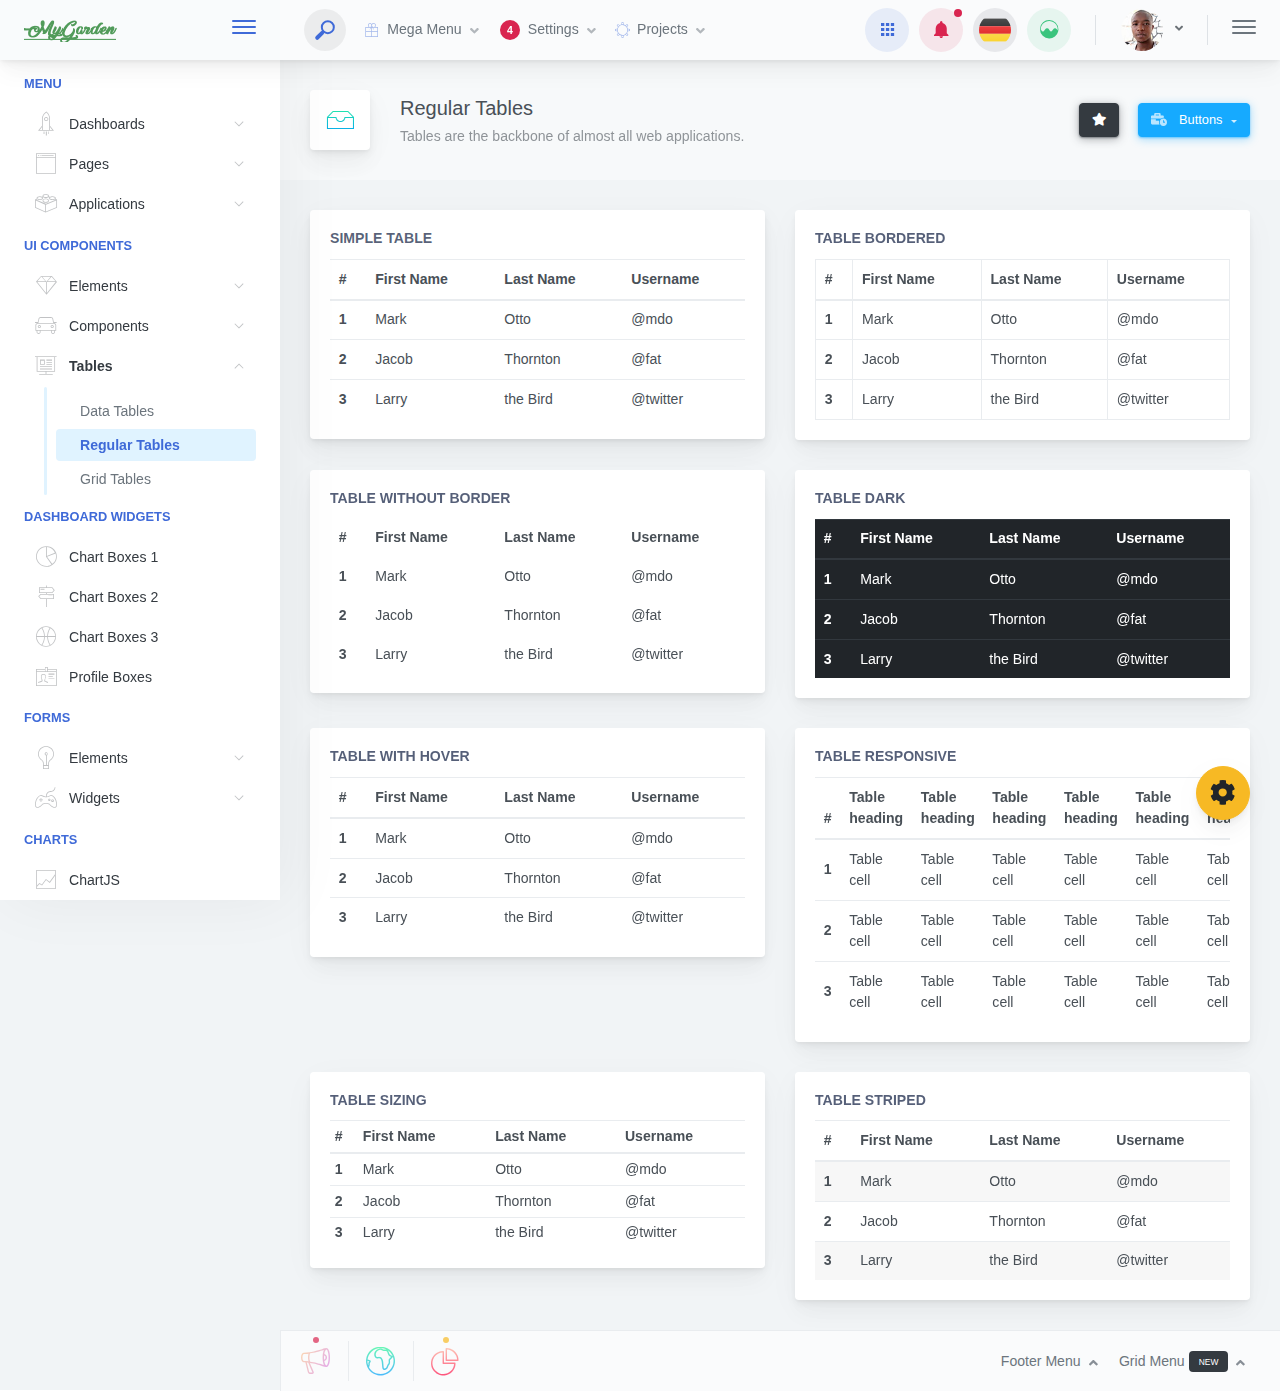
<file: admin/tables-regular.html>
﻿<!doctype html>
<html lang="en">
<!-- Copied from https://demo.dashboardpack.com/architectui-html-pro/tables-regular.html by Cyotek WebCopy 1.8.0.652, Monday, September 28, 2020, 7:58:09 AM -->

<head>
    <meta charset="utf-8">
    <meta http-equiv="X-UA-Compatible" content="IE=edge">
    <meta http-equiv="Content-Language" content="en">
    <meta http-equiv="Content-Type" content="text/html; charset=utf-8">
    <title>Regular Tables - Tables are the backbone of almost all web applications.</title>
    <meta name="viewport" content="width=device-width, initial-scale=1, maximum-scale=1, user-scalable=no, shrink-to-fit=no">
    <meta name="description" content="Tables are the backbone of almost all web applications.">

    <!-- Disable tap highlight on IE -->
    <meta name="msapplication-tap-highlight" content="no">

<link href="main.d810cf0ae7f39f28f336.css" rel="stylesheet"></head>

<body>
    <div class="app-container app-theme-white body-tabs-shadow fixed-header fixed-sidebar">
        <div class="app-header header-shadow">
            <div class="app-header__logo">
                <div class="logo-src"></div>
                <div class="header__pane ml-auto">
                    <div>
                        <button type="button" class="hamburger close-sidebar-btn hamburger--elastic" data-class="closed-sidebar">
                            <span class="hamburger-box">
                                <span class="hamburger-inner"></span>
                            </span>
                        </button>
                    </div>
                </div>
            </div>
            <div class="app-header__mobile-menu">
                <div>
                    <button type="button" class="hamburger hamburger--elastic mobile-toggle-nav">
                        <span class="hamburger-box">
                            <span class="hamburger-inner"></span>
                        </span>
                    </button>
                </div>
            </div>
            <div class="app-header__menu">
                <span>
                    <button type="button" class="btn-icon btn-icon-only btn btn-primary btn-sm mobile-toggle-header-nav">
                        <span class="btn-icon-wrapper">
                            <i class="fa fa-ellipsis-v fa-w-6"></i>
                        </span>
                    </button>
                </span>
            </div>    <div class="app-header__content">
                <div class="app-header-left">
                    <div class="search-wrapper">
                        <div class="input-holder">
                            <input type="text" class="search-input" placeholder="Type to search">
                            <button class="search-icon"><span></span></button>
                        </div>
                        <button class="close"></button>
                    </div>
                    <ul class="header-megamenu nav">
                        <li class="nav-item">
                            <a href="javascript:void(0);" data-placement="bottom" rel="popover-focus" data-offset="300" data-toggle="popover-custom" class="nav-link">
                                <i class="nav-link-icon pe-7s-gift"> </i> Mega Menu
                                <i class="fa fa-angle-down ml-2 opacity-5"></i>
                            </a>
                            <div class="rm-max-width">
                                <div class="d-none popover-custom-content">
                                    <div class="dropdown-mega-menu">
                                        <div class="grid-menu grid-menu-3col">
                                            <div class="no-gutters row">
                                                <div class="col-sm-6 col-xl-4">
                                                    <ul class="nav flex-column">
                                                        <li class="nav-item-header nav-item"> Overview</li>
                                                        <li class="nav-item">
                                                            <a href="javascript:void(0);" class="nav-link">
                                                                <i class="nav-link-icon lnr-inbox"></i>
                                                                <span> Contacts</span>
                                                            </a>
                                                        </li>
                                                        <li class="nav-item">
                                                            <a href="javascript:void(0);" class="nav-link">
                                                                <i class="nav-link-icon lnr-book"></i>
                                                                <span> Incidents</span>
                                                                <div class="ml-auto badge badge-pill badge-danger">5</div>
                                                            </a>
                                                        </li>
                                                        <li class="nav-item">
                                                            <a href="javascript:void(0);" class="nav-link">
                                                                <i class="nav-link-icon lnr-picture"></i>
                                                                <span> Companies</span>
                                                            </a>
                                                        </li>
                                                        <li class="nav-item">
                                                            <a disabled="" href="javascript:void(0);" class="nav-link disabled">
                                                                <i class="nav-link-icon lnr-file-empty"></i>
                                                                <span> Dashboards</span>
                                                            </a>
                                                        </li>
                                                    </ul>
                                                </div>
                                                <div class="col-sm-6 col-xl-4">
                                                    <ul class="nav flex-column">
                                                        <li class="nav-item-header nav-item"> Favourites</li>
                                                        <li class="nav-item">
                                                            <a href="javascript:void(0);" class="nav-link"> Reports Conversions </a>
                                                        </li>
                                                        <li class="nav-item">
                                                            <a href="javascript:void(0);" class="nav-link"> Quick Start
                                                                <div class="ml-auto badge badge-success">New</div>
                                                            </a>
                                                        </li>
                                                        <li class="nav-item">
                                                            <a href="javascript:void(0);" class="nav-link">Users &amp; Groups</a>
                                                        </li>
                                                        <li class="nav-item">
                                                            <a href="javascript:void(0);" class="nav-link">Proprieties</a>
                                                        </li>
                                                    </ul>
                                                </div>
                                                <div class="col-sm-6 col-xl-4">
                                                    <ul class="nav flex-column">
                                                        <li class="nav-item-header nav-item">Sales &amp; Marketing</li>
                                                        <li class="nav-item">
                                                            <a href="javascript:void(0);" class="nav-link">Queues </a>
                                                        </li>
                                                        <li class="nav-item">
                                                            <a href="javascript:void(0);" class="nav-link">Resource Groups </a>
                                                        </li>
                                                        <li class="nav-item">
                                                            <a href="javascript:void(0);" class="nav-link">Goal Metrics
                                                                <div class="ml-auto badge badge-warning">3</div>
                                                            </a>
                                                        </li>
                                                        <li class="nav-item">
                                                            <a href="javascript:void(0);" class="nav-link">Campaigns</a>
                                                        </li>
                                                    </ul>
                                                </div>
                                            </div>
                                        </div>
                                    </div>
                                </div>
                            </div>
                        </li>
                        <li class="btn-group nav-item">
                            <a class="nav-link" data-toggle="dropdown" aria-expanded="false">
                                <span class="badge badge-pill badge-danger ml-0 mr-2">4</span> Settings
                                <i class="fa fa-angle-down ml-2 opacity-5"></i>
                            </a>
                            <div tabindex="-1" role="menu" aria-hidden="true" class="rm-pointers dropdown-menu">
                                <div class="dropdown-menu-header">
                                    <div class="dropdown-menu-header-inner bg-secondary">
                                        <div class="menu-header-image opacity-5" style="background-image: url('assets/images/dropdown-header/abstract2.jpg');"></div>
                                        <div class="menu-header-content">
                                            <h5 class="menu-header-title">Overview</h5>
                                            <h6 class="menu-header-subtitle">Dropdown menus for everyone</h6>
                                        </div>
                                    </div>
                                </div>
                                <div class="scroll-area-xs">
                                    <div class="scrollbar-container">
                                        <h6 tabindex="-1" class="dropdown-header">Key Figures</h6>
                                        <button type="button" tabindex="0" class="dropdown-item">Service Calendar</button>
                                        <button type="button" tabindex="0" class="dropdown-item">Knowledge Base</button>
                                        <button type="button" tabindex="0" class="dropdown-item">Accounts</button>
                                        <div tabindex="-1" class="dropdown-divider"></div>
                                        <button type="button" tabindex="0" class="dropdown-item">Products</button>
                                        <button type="button" tabindex="0" class="dropdown-item">Rollup Queries</button>
                                    </div>
                                </div>
                                <ul class="nav flex-column">
                                    <li class="nav-item-divider nav-item"></li>
                                    <li class="nav-item-btn nav-item">
                                        <button class="btn-wide btn-shadow btn btn-danger btn-sm">Cancel</button>
                                    </li>
                                </ul>
                            </div>
                        </li>
                        <li class="dropdown nav-item">
                            <a aria-haspopup="true" data-toggle="dropdown" class="nav-link" aria-expanded="false">
                                <i class="nav-link-icon pe-7s-settings"></i> Projects
                                <i class="fa fa-angle-down ml-2 opacity-5"></i>
                            </a>
                            <div tabindex="-1" role="menu" aria-hidden="true" class="dropdown-menu-rounded dropdown-menu-lg rm-pointers dropdown-menu">
                                <div class="dropdown-menu-header">
                                    <div class="dropdown-menu-header-inner bg-success">
                                        <div class="menu-header-image opacity-1" style="background-image: url('assets/images/dropdown-header/abstract3.jpg');"></div>
                                        <div class="menu-header-content text-left">
                                            <h5 class="menu-header-title">Overview</h5>
                                            <h6 class="menu-header-subtitle">Unlimited options</h6>
                                            <div class="menu-header-btn-pane">
                                                <button class="mr-2 btn btn-dark btn-sm">Settings</button>
                                                <button class="btn-icon btn-icon-only btn btn-warning btn-sm">
                                                    <i class="pe-7s-config btn-icon-wrapper"></i>
                                                </button>
                                            </div>
                                        </div>
                                    </div>
                                </div>
                                <button type="button" tabindex="0" class="dropdown-item">
                                    <i class="dropdown-icon lnr-file-empty"></i>Graphic Design
                                </button>
                                <button type="button" tabindex="0" class="dropdown-item">
                                    <i class="dropdown-icon lnr-file-empty"> </i>App Development
                                </button>
                                <button type="button" tabindex="0" class="dropdown-item">
                                    <i class="dropdown-icon lnr-file-empty"> </i>Icon Design
                                </button>
                                <div tabindex="-1" class="dropdown-divider"></div>
                                <button type="button" tabindex="0" class="dropdown-item">
                                    <i class="dropdown-icon lnr-file-empty"></i>Miscellaneous
                                </button>
                                <button type="button" tabindex="0" class="dropdown-item">
                                    <i class="dropdown-icon lnr-file-empty"></i>Frontend Dev
                                </button>
                            </div>
                        </li>
                    </ul>        </div>
                <div class="app-header-right">
                    <div class="header-dots">
                        <div class="dropdown">
                            <button type="button" aria-haspopup="true" aria-expanded="false" data-toggle="dropdown" class="p-0 mr-2 btn btn-link">
                                <span class="icon-wrapper icon-wrapper-alt rounded-circle">
                                    <span class="icon-wrapper-bg bg-primary"></span>
                                    <i class="icon text-primary ion-android-apps"></i>
                                </span>
                            </button>
                            <div tabindex="-1" role="menu" aria-hidden="true" class="dropdown-menu-xl rm-pointers dropdown-menu dropdown-menu-right">
                                <div class="dropdown-menu-header">
                                    <div class="dropdown-menu-header-inner bg-plum-plate">
                                        <div class="menu-header-image" style="background-image: url('assets/images/dropdown-header/abstract4.jpg');"></div>
                                        <div class="menu-header-content text-white">
                                            <h5 class="menu-header-title">Grid Dashboard</h5>
                                            <h6 class="menu-header-subtitle">Easy grid navigation inside dropdowns</h6>
                                        </div>
                                    </div>
                                </div>
                                <div class="grid-menu grid-menu-xl grid-menu-3col">
                                    <div class="no-gutters row">
                                        <div class="col-sm-6 col-xl-4">
                                            <button class="btn-icon-vertical btn-square btn-transition btn btn-outline-link">
                                                <i class="pe-7s-world icon-gradient bg-night-fade btn-icon-wrapper btn-icon-lg mb-3"></i> Automation
                                            </button>
                                        </div>
                                        <div class="col-sm-6 col-xl-4">
                                            <button class="btn-icon-vertical btn-square btn-transition btn btn-outline-link">
                                                <i class="pe-7s-piggy icon-gradient bg-night-fade btn-icon-wrapper btn-icon-lg mb-3"> </i> Reports
                                            </button>
                                        </div>
                                        <div class="col-sm-6 col-xl-4">
                                            <button class="btn-icon-vertical btn-square btn-transition btn btn-outline-link">
                                                <i class="pe-7s-config icon-gradient bg-night-fade btn-icon-wrapper btn-icon-lg mb-3"> </i> Settings
                                            </button>
                                        </div>
                                        <div class="col-sm-6 col-xl-4">
                                            <button class="btn-icon-vertical btn-square btn-transition btn btn-outline-link">
                                                <i class="pe-7s-browser icon-gradient bg-night-fade btn-icon-wrapper btn-icon-lg mb-3"> </i> Content
                                            </button>
                                        </div>
                                        <div class="col-sm-6 col-xl-4">
                                            <button class="btn-icon-vertical btn-square btn-transition btn btn-outline-link">
                                                <i class="pe-7s-hourglass icon-gradient bg-night-fade btn-icon-wrapper btn-icon-lg mb-3"></i> Activity
                                            </button>
                                        </div>
                                        <div class="col-sm-6 col-xl-4">
                                            <button class="btn-icon-vertical btn-square btn-transition btn btn-outline-link">
                                                <i class="pe-7s-world icon-gradient bg-night-fade btn-icon-wrapper btn-icon-lg mb-3"> </i> Contacts
                                            </button>
                                        </div>
                                    </div>
                                </div>
                                <ul class="nav flex-column">
                                    <li class="nav-item-divider nav-item"></li>
                                    <li class="nav-item-btn text-center nav-item">
                                        <button class="btn-shadow btn btn-primary btn-sm">Follow-ups</button>
                                    </li>
                                </ul>
                            </div>
                        </div>
                        <div class="dropdown">
                            <button type="button" aria-haspopup="true" aria-expanded="false" data-toggle="dropdown" class="p-0 mr-2 btn btn-link">
                                <span class="icon-wrapper icon-wrapper-alt rounded-circle">
                                    <span class="icon-wrapper-bg bg-danger"></span>
                                    <i class="icon text-danger icon-anim-pulse ion-android-notifications"></i>
                                    <span class="badge badge-dot badge-dot-sm badge-danger">Notifications</span>
                                </span>
                            </button>
                            <div tabindex="-1" role="menu" aria-hidden="true" class="dropdown-menu-xl rm-pointers dropdown-menu dropdown-menu-right">
                                <div class="dropdown-menu-header mb-0">
                                    <div class="dropdown-menu-header-inner bg-deep-blue">
                                        <div class="menu-header-image opacity-1" style="background-image: url('assets/images/dropdown-header/city3.jpg');"></div>
                                        <div class="menu-header-content text-dark">
                                            <h5 class="menu-header-title">Notifications</h5>
                                            <h6 class="menu-header-subtitle">You have <b>21</b> unread messages</h6>
                                        </div>
                                    </div>
                                </div>
                                <ul class="tabs-animated-shadow tabs-animated nav nav-justified tabs-shadow-bordered p-3">
                                    <li class="nav-item">
                                        <a role="tab" class="nav-link active" data-toggle="tab" href="#tab-messages-header">
                                            <span>Messages</span>
                                        </a>
                                    </li>
                                    <li class="nav-item">
                                        <a role="tab" class="nav-link" data-toggle="tab" href="#tab-events-header">
                                            <span>Events</span>
                                        </a>
                                    </li>
                                    <li class="nav-item">
                                        <a role="tab" class="nav-link" data-toggle="tab" href="#tab-errors-header">
                                            <span>System Errors</span>
                                        </a>
                                    </li>
                                </ul>
                                <div class="tab-content">
                                    <div class="tab-pane active" id="tab-messages-header" role="tabpanel">
                                        <div class="scroll-area-sm">
                                            <div class="scrollbar-container">
                                                <div class="p-3">
                                                    <div class="notifications-box">
                                                        <div class="vertical-time-simple vertical-without-time vertical-timeline vertical-timeline--one-column">
                                                            <div class="vertical-timeline-item dot-danger vertical-timeline-element">
                                                                <div><span class="vertical-timeline-element-icon bounce-in"></span>
                                                                    <div class="vertical-timeline-element-content bounce-in">
                                                                        <h4 class="timeline-title">All Hands Meeting</h4>
                                                                        <span class="vertical-timeline-element-date"></span>
                                                                    </div>
                                                                </div>
                                                            </div>
                                                            <div class="vertical-timeline-item dot-warning vertical-timeline-element">
                                                                <div>
                                                                    <span class="vertical-timeline-element-icon bounce-in"></span>
                                                                    <div class="vertical-timeline-element-content bounce-in">
                                                                        <p>Yet another one, at <span class="text-success">15:00 PM</span></p>
                                                                        <span class="vertical-timeline-element-date"></span>
                                                                    </div>
                                                                </div>
                                                            </div>
                                                            <div class="vertical-timeline-item dot-success vertical-timeline-element">
                                                                <div>
                                                                    <span class="vertical-timeline-element-icon bounce-in"></span>
                                                                    <div class="vertical-timeline-element-content bounce-in">
                                                                        <h4 class="timeline-title">Build the production release
                                                                            <span class="badge badge-danger ml-2">NEW</span>
                                                                        </h4>
                                                                        <span class="vertical-timeline-element-date"></span>
                                                                    </div>
                                                                </div>
                                                            </div>
                                                            <div class="vertical-timeline-item dot-primary vertical-timeline-element">
                                                                <div>
                                                                    <span class="vertical-timeline-element-icon bounce-in"></span>
                                                                    <div class="vertical-timeline-element-content bounce-in">
                                                                        <h4 class="timeline-title">Something not important
                                                                            <div class="avatar-wrapper mt-2 avatar-wrapper-overlap">
                                                                                <div class="avatar-icon-wrapper avatar-icon-sm">
                                                                                    <div class="avatar-icon">
                                                                                        <img src="assets/images/avatars/1.jpg" alt="">
                                                                                    </div>
                                                                                </div>
                                                                                <div class="avatar-icon-wrapper avatar-icon-sm">
                                                                                    <div class="avatar-icon">
                                                                                        <img src="assets/images/avatars/2.jpg" alt="">
                                                                                    </div>
                                                                                </div>
                                                                                <div class="avatar-icon-wrapper avatar-icon-sm">
                                                                                    <div class="avatar-icon">
                                                                                        <img src="assets/images/avatars/3.jpg" alt="">
                                                                                    </div>
                                                                                </div>
                                                                                <div class="avatar-icon-wrapper avatar-icon-sm">
                                                                                    <div class="avatar-icon">
                                                                                        <img src="assets/images/avatars/4.jpg" alt="">
                                                                                    </div>
                                                                                </div>
                                                                                <div class="avatar-icon-wrapper avatar-icon-sm">
                                                                                    <div class="avatar-icon">
                                                                                        <img src="assets/images/avatars/5.jpg" alt="">
                                                                                    </div>
                                                                                </div>
                                                                                <div class="avatar-icon-wrapper avatar-icon-sm">
                                                                                    <div class="avatar-icon">
                                                                                        <img src="assets/images/avatars/9.jpg" alt="">
                                                                                    </div>
                                                                                </div>
                                                                                <div class="avatar-icon-wrapper avatar-icon-sm">
                                                                                    <div class="avatar-icon">
                                                                                        <img src="assets/images/avatars/7.jpg" alt="">
                                                                                    </div>
                                                                                </div>
                                                                                <div class="avatar-icon-wrapper avatar-icon-sm">
                                                                                    <div class="avatar-icon">
                                                                                        <img src="assets/images/avatars/8.jpg" alt="">
                                                                                    </div>
                                                                                </div>
                                                                                <div class="avatar-icon-wrapper avatar-icon-sm avatar-icon-add">
                                                                                    <div class="avatar-icon"><i>+</i></div>
                                                                                </div>
                                                                            </div>
                                                                        </h4>
                                                                        <span class="vertical-timeline-element-date"></span>
                                                                    </div>
                                                                </div>
                                                            </div>
                                                            <div class="vertical-timeline-item dot-info vertical-timeline-element">
                                                                <div>
                                                                    <span class="vertical-timeline-element-icon bounce-in"></span>
                                                                    <div class="vertical-timeline-element-content bounce-in">
                                                                        <h4 class="timeline-title">This dot has an info state</h4>
                                                                        <span class="vertical-timeline-element-date"></span>
                                                                    </div>
                                                                </div>
                                                            </div>
                                                            <div class="vertical-timeline-item dot-danger vertical-timeline-element">
                                                                <div>
                                                                    <span class="vertical-timeline-element-icon bounce-in"></span>
                                                                    <div class="vertical-timeline-element-content bounce-in">
                                                                        <h4 class="timeline-title">All Hands Meeting</h4>
                                                                        <span class="vertical-timeline-element-date"></span>
                                                                    </div>
                                                                </div>
                                                            </div>
                                                            <div class="vertical-timeline-item dot-warning vertical-timeline-element">
                                                                <div>
                                                                    <span class="vertical-timeline-element-icon bounce-in"></span>
                                                                    <div class="vertical-timeline-element-content bounce-in">
                                                                        <p>Yet another one, at <span class="text-success">15:00 PM</span>
                                                                        </p><span class="vertical-timeline-element-date"></span>
                                                                    </div>
                                                                </div>
                                                            </div>
                                                            <div class="vertical-timeline-item dot-success vertical-timeline-element">
                                                                <div><span class="vertical-timeline-element-icon bounce-in"></span>
                                                                    <div class="vertical-timeline-element-content bounce-in">
                                                                        <h4 class="timeline-title">Build the production release
                                                                            <span class="badge badge-danger ml-2">NEW</span>
                                                                        </h4>
                                                                        <span class="vertical-timeline-element-date"></span>
                                                                    </div>
                                                                </div>
                                                            </div>
                                                            <div class="vertical-timeline-item dot-dark vertical-timeline-element">
                                                                <div><span class="vertical-timeline-element-icon bounce-in"></span>
                                                                    <div class="vertical-timeline-element-content bounce-in">
                                                                        <h4 class="timeline-title">This dot has a dark state</h4>
                                                                        <span class="vertical-timeline-element-date"></span>
                                                                    </div>
                                                                </div>
                                                            </div>
                                                        </div>
                                                    </div>
                                                </div>
                                            </div>
                                        </div>
                                    </div>
                                    <div class="tab-pane" id="tab-events-header" role="tabpanel">
                                        <div class="scroll-area-sm">
                                            <div class="scrollbar-container">
                                                <div class="p-3">
                                                    <div class="vertical-without-time vertical-timeline vertical-timeline--animate vertical-timeline--one-column">
                                                        <div class="vertical-timeline-item vertical-timeline-element">
                                                            <div>
                                                                <span class="vertical-timeline-element-icon bounce-in">
                                                                    <i class="badge badge-dot badge-dot-xl badge-success"> </i>
                                                                </span>
                                                                <div class="vertical-timeline-element-content bounce-in">
                                                                    <h4 class="timeline-title">All Hands Meeting</h4>
                                                                    <p>Lorem ipsum dolor sic amet, today at 
                                                                        <a href="javascript:void(0);">12:00 PM</a>
                                                                    </p>
                                                                    <span class="vertical-timeline-element-date"></span>
                                                                </div>
                                                            </div>
                                                        </div>
                                                        <div class="vertical-timeline-item vertical-timeline-element">
                                                            <div>
                                                                <span class="vertical-timeline-element-icon bounce-in">
                                                                    <i class="badge badge-dot badge-dot-xl badge-warning"> </i>
                                                                </span>
                                                                <div class="vertical-timeline-element-content bounce-in">
                                                                    <p>Another meeting today, at <b class="text-danger">12:00 PM</b></p>
                                                                    <p>Yet another one, at <span class="text-success">15:00 PM</span></p>
                                                                    <span class="vertical-timeline-element-date"></span>
                                                                </div>
                                                            </div>
                                                        </div>
                                                        <div class="vertical-timeline-item vertical-timeline-element">
                                                            <div>
                                                                <span class="vertical-timeline-element-icon bounce-in">
                                                                    <i class="badge badge-dot badge-dot-xl badge-danger"> </i>
                                                                </span>
                                                                <div class="vertical-timeline-element-content bounce-in">
                                                                    <h4 class="timeline-title">Build the production release</h4>
                                                                    <p>Lorem ipsum dolor sit amit,consectetur eiusmdd tempor incididunt ut
                                                                        labore et dolore magna elit enim at minim veniam quis nostrud
                                                                    </p>
                                                                    <span class="vertical-timeline-element-date"></span>
                                                                </div>
                                                            </div>
                                                        </div>
                                                        <div class="vertical-timeline-item vertical-timeline-element">
                                                            <div>
                                                                <span class="vertical-timeline-element-icon bounce-in">
                                                                    <i class="badge badge-dot badge-dot-xl badge-primary"> </i>
                                                                </span>
                                                                <div class="vertical-timeline-element-content bounce-in">
                                                                    <h4 class="timeline-title text-success">Something not important</h4>
                                                                    <p>Lorem ipsum dolor sit amit,consectetur elit enim at minim veniam quis nostrud</p>
                                                                    <span class="vertical-timeline-element-date"></span>
                                                                </div>
                                                            </div>
                                                        </div>
                                                        <div class="vertical-timeline-item vertical-timeline-element">
                                                            <div>
                                                                <span class="vertical-timeline-element-icon bounce-in">
                                                                    <i class="badge badge-dot badge-dot-xl badge-success"> </i>
                                                                </span>
                                                                <div class="vertical-timeline-element-content bounce-in">
                                                                    <h4 class="timeline-title">All Hands Meeting</h4>
                                                                    <p>Lorem ipsum dolor sic amet, today at 
                                                                        <a href="javascript:void(0);">12:00 PM</a>
                                                                    </p>
                                                                    <span class="vertical-timeline-element-date"></span>
                                                                </div>
                                                            </div>
                                                        </div>
                                                        <div class="vertical-timeline-item vertical-timeline-element">
                                                            <div>
                                                                <span class="vertical-timeline-element-icon bounce-in">
                                                                    <i class="badge badge-dot badge-dot-xl badge-warning"> </i>
                                                                </span>
                                                                <div class="vertical-timeline-element-content bounce-in">
                                                                    <p>Another meeting today, at <b class="text-danger">12:00 PM</b></p>
                                                                    <p>Yet another one, at <span class="text-success">15:00 PM</span></p>
                                                                    <span class="vertical-timeline-element-date"></span>
                                                                </div>
                                                            </div>
                                                        </div>
                                                        <div class="vertical-timeline-item vertical-timeline-element">
                                                            <div>
                                                                <span class="vertical-timeline-element-icon bounce-in">
                                                                    <i class="badge badge-dot badge-dot-xl badge-danger"> </i>
                                                                </span>
                                                                <div class="vertical-timeline-element-content bounce-in">
                                                                    <h4 class="timeline-title">Build the production release</h4>
                                                                    <p>Lorem ipsum dolor sit amit,consectetur eiusmdd tempor incididunt ut
                                                                        labore et dolore magna elit enim at minim veniam quis nostrud
                                                                    </p>
                                                                    <span class="vertical-timeline-element-date"></span>
                                                                </div>
                                                            </div>
                                                        </div>
                                                        <div class="vertical-timeline-item vertical-timeline-element">
                                                            <div>
                                                                <span class="vertical-timeline-element-icon bounce-in">
                                                                    <i class="badge badge-dot badge-dot-xl badge-primary"> </i>
                                                                </span>
                                                                <div class="vertical-timeline-element-content bounce-in">
                                                                    <h4 class="timeline-title text-success">Something not important</h4>
                                                                    <p>Lorem ipsum dolor sit amit,consectetur elit enim at minim veniam quis nostrud</p>
                                                                    <span class="vertical-timeline-element-date"></span>
                                                                </div>
                                                            </div>
                                                        </div>
                                                    </div>
                                                </div>
                                            </div>
                                        </div>
                                    </div>
                                    <div class="tab-pane" id="tab-errors-header" role="tabpanel">
                                        <div class="scroll-area-sm">
                                            <div class="scrollbar-container">
                                                <div class="no-results pt-3 pb-0">
                                                    <div class="swal2-icon swal2-success swal2-animate-success-icon">
                                                        <div class="swal2-success-circular-line-left" style="background-color: rgb(255, 255, 255);"></div>
                                                        <span class="swal2-success-line-tip"></span>
                                                        <span class="swal2-success-line-long"></span>
                                                        <div class="swal2-success-ring"></div>
                                                        <div class="swal2-success-fix" style="background-color: rgb(255, 255, 255);"></div>
                                                        <div class="swal2-success-circular-line-right" style="background-color: rgb(255, 255, 255);"></div>
                                                    </div>
                                                    <div class="results-subtitle">All caught up!</div>
                                                    <div class="results-title">There are no system errors!</div>
                                                </div>
                                            </div>
                                        </div>
                                    </div>
                                </div>
                                <ul class="nav flex-column">
                                    <li class="nav-item-divider nav-item"></li>
                                    <li class="nav-item-btn text-center nav-item">
                                        <button class="btn-shadow btn-wide btn-pill btn btn-focus btn-sm">View Latest Changes</button>
                                    </li>
                                </ul>
                            </div>
                        </div>
                        <div class="dropdown">
                            <button type="button" data-toggle="dropdown" class="p-0 mr-2 btn btn-link">
                                <span class="icon-wrapper icon-wrapper-alt rounded-circle">
                                    <span class="icon-wrapper-bg bg-focus"></span>
                                    <span class="language-icon opacity-8 flag large DE"></span>
                                </span>
                            </button>
                            <div tabindex="-1" role="menu" aria-hidden="true" class="rm-pointers dropdown-menu dropdown-menu-right">
                                <div class="dropdown-menu-header">
                                    <div class="dropdown-menu-header-inner pt-4 pb-4 bg-focus">
                                        <div class="menu-header-image opacity-05" style="background-image: url('assets/images/dropdown-header/city2.jpg');"></div>
                                        <div class="menu-header-content text-center text-white">
                                            <h6 class="menu-header-subtitle mt-0"> Choose Language</h6>
                                        </div>
                                    </div>
                                </div>
                                <h6 tabindex="-1" class="dropdown-header"> Popular Languages</h6>
                                <button type="button" tabindex="0" class="dropdown-item">
                                    <span class="mr-3 opacity-8 flag large US"></span> USA
                                </button>
                                <button type="button" tabindex="0" class="dropdown-item">
                                    <span class="mr-3 opacity-8 flag large CH"></span> Switzerland
                                </button>
                                <button type="button" tabindex="0" class="dropdown-item">
                                    <span class="mr-3 opacity-8 flag large FR"></span> France
                                </button>
                                <button type="button" tabindex="0" class="dropdown-item">
                                    <span class="mr-3 opacity-8 flag large ES"></span>Spain
                                </button>
                                <div tabindex="-1" class="dropdown-divider"></div>
                                <h6 tabindex="-1" class="dropdown-header">Others</h6>
                                <button type="button" tabindex="0" class="dropdown-item active">
                                    <span class="mr-3 opacity-8 flag large DE"></span> Germany
                                </button>
                                <button type="button" tabindex="0" class="dropdown-item">
                                    <span class="mr-3 opacity-8 flag large IT"></span> Italy
                                </button>
                            </div>
                        </div>
                        <div class="dropdown">
                            <button type="button" aria-haspopup="true" data-toggle="dropdown" aria-expanded="false" class="p-0 btn btn-link dd-chart-btn">
                                <span class="icon-wrapper icon-wrapper-alt rounded-circle">
                                    <span class="icon-wrapper-bg bg-success"></span>
                                    <i class="icon text-success ion-ios-analytics"></i>
                                </span>
                            </button>
                            <div tabindex="-1" role="menu" aria-hidden="true" class="dropdown-menu-xl rm-pointers dropdown-menu dropdown-menu-right">
                                <div class="dropdown-menu-header">
                                    <div class="dropdown-menu-header-inner bg-premium-dark">
                                        <div class="menu-header-image" style="background-image: url('assets/images/dropdown-header/abstract4.jpg');"></div>
                                        <div class="menu-header-content text-white">
                                            <h5 class="menu-header-title">Users Online</h5>
                                            <h6 class="menu-header-subtitle">Recent Account Activity Overview</h6>
                                        </div>
                                    </div>
                                </div>
                                <div class="widget-chart">
                                    <div class="widget-chart-content">
                                        <div class="icon-wrapper rounded-circle">
                                            <div class="icon-wrapper-bg opacity-9 bg-focus"></div>
                                            <i class="lnr-users text-white"></i>
                                        </div>
                                        <div class="widget-numbers">
                                            <span>344k</span>
                                        </div>
                                        <div class="widget-subheading pt-2">
                                            Profile views since last login
                                        </div>
                                        <div class="widget-description text-danger">
                                            <span class="pr-1"><span>176%</span></span>
                                            <i class="fa fa-arrow-left"></i>
                                        </div>
                                    </div>
                                    <div class="widget-chart-wrapper">
                                        <div id="dashboard-sparkline-carousel-3-pop"></div>
                                    </div>
                                </div>
                                <ul class="nav flex-column">
                                    <li class="nav-item-divider mt-0 nav-item"></li>
                                    <li class="nav-item-btn text-center nav-item">
                                        <button class="btn-shine btn-wide btn-pill btn btn-warning btn-sm">
                                            <i class="fa fa-cog fa-spin mr-2"></i>View Details
                                        </button>
                                    </li>
                                </ul>
                            </div>
                        </div>
                    </div>
                    
                    <div class="header-btn-lg pr-0">
                        <div class="widget-content p-0">
                            <div class="widget-content-wrapper">
                                <div class="widget-content-left">
                                    <div class="btn-group">
                                        <a data-toggle="dropdown" aria-haspopup="true" aria-expanded="false" class="p-0 btn">
                                            <img width="42" class="rounded-circle" src="assets/images/avatars/1.jpg" alt="">
                                            <i class="fa fa-angle-down ml-2 opacity-8"></i>
                                        </a>
                                        <div tabindex="-1" role="menu" aria-hidden="true" class="rm-pointers dropdown-menu-lg dropdown-menu dropdown-menu-right">
                                            <div class="dropdown-menu-header">
                                                <div class="dropdown-menu-header-inner bg-info">
                                                    <div class="menu-header-image opacity-2" style="background-image: url('assets/images/dropdown-header/city3.jpg');"></div>
                                                    <div class="menu-header-content text-left">
                                                        <div class="widget-content p-0">
                                                            <div class="widget-content-wrapper">
                                                                <div class="widget-content-left mr-3">
                                                                    <img width="42" class="rounded-circle" src="assets/images/avatars/1.jpg" alt="">
                                                                </div>
                                                                <div class="widget-content-left">
                                                                    <div class="widget-heading">Alina Mcloughlin</div>
                                                                    <div class="widget-subheading opacity-8">A short profile description</div>
                                                                </div>
                                                                <div class="widget-content-right mr-2">
                                                                    <button class="btn-pill btn-shadow btn-shine btn btn-focus">Logout</button>
                                                                </div>
                                                            </div>
                                                        </div>
                                                    </div>
                                                </div>
                                            </div>
                                            <div class="scroll-area-xs" style="height: 150px;">
                                                <div class="scrollbar-container ps">
                                                    <ul class="nav flex-column">
                                                        <li class="nav-item-header nav-item">Activity</li>
                                                        <li class="nav-item">
                                                            <a href="javascript:void(0);" class="nav-link">Chat
                                                                <div class="ml-auto badge badge-pill badge-info">8</div>
                                                            </a>
                                                        </li>
                                                        <li class="nav-item">
                                                            <a href="javascript:void(0);" class="nav-link">Recover Password</a>
                                                        </li>
                                                        <li class="nav-item-header nav-item">My Account
                                                        </li>
                                                        <li class="nav-item">
                                                            <a href="javascript:void(0);" class="nav-link">Settings
                                                                <div class="ml-auto badge badge-success">New</div>
                                                            </a>
                                                        </li>
                                                        <li class="nav-item">
                                                            <a href="javascript:void(0);" class="nav-link">Messages
                                                                <div class="ml-auto badge badge-warning">512</div>
                                                            </a>
                                                        </li>
                                                        <li class="nav-item">
                                                            <a href="javascript:void(0);" class="nav-link">Logs</a>
                                                        </li>
                                                    </ul>
                                                </div>
                                            </div>
                                            <ul class="nav flex-column">
                                                <li class="nav-item-divider mb-0 nav-item"></li>
                                            </ul>
                                            <div class="grid-menu grid-menu-2col">
                                                <div class="no-gutters row">
                                                    <div class="col-sm-6">
                                                        <button class="btn-icon-vertical btn-transition btn-transition-alt pt-2 pb-2 btn btn-outline-warning">
                                                            <i class="pe-7s-chat icon-gradient bg-amy-crisp btn-icon-wrapper mb-2"></i> Message Inbox
                                                        </button>
                                                    </div>
                                                    <div class="col-sm-6">
                                                        <button class="btn-icon-vertical btn-transition btn-transition-alt pt-2 pb-2 btn btn-outline-danger">
                                                            <i class="pe-7s-ticket icon-gradient bg-love-kiss btn-icon-wrapper mb-2"></i>
                                                            <b>Support Tickets</b>
                                                        </button>
                                                    </div>
                                                </div>
                                            </div>
                                            <ul class="nav flex-column">
                                                <li class="nav-item-divider nav-item">
                                                </li>
                                                <li class="nav-item-btn text-center nav-item">
                                                    <button class="btn-wide btn btn-primary btn-sm"> Open Messages </button>
                                                </li>
                                            </ul>
                                        </div>
                                    </div>
                                </div>
                                <div class="widget-content-left  ml-3 header-user-info">
                                    <div class="widget-heading"> Alina Mclourd </div>
                                    <div class="widget-subheading"> VP People Manager </div>
                                </div>
                                <div class="widget-content-right header-user-info ml-3">
                                    <button type="button" class="btn-shadow p-1 btn btn-primary btn-sm show-toastr-example">
                                        <i class="fa text-white fa-calendar pr-1 pl-1"></i>
                                    </button>
                                </div>
                            </div>
                        </div>
                    </div>
                    <div class="header-btn-lg">
                        <button type="button" class="hamburger hamburger--elastic open-right-drawer">
                            <span class="hamburger-box">
                                <span class="hamburger-inner"></span>
                            </span>
                        </button>
                    </div>        </div>
            </div>
        </div>        <div class="ui-theme-settings">
            <button type="button" id="TooltipDemo" class="btn-open-options btn btn-warning">
                <i class="fa fa-cog fa-w-16 fa-spin fa-2x"></i>
            </button>
            <div class="theme-settings__inner">
                <div class="scrollbar-container">
                    <div class="theme-settings__options-wrapper">
                        <h3 class="themeoptions-heading">Layout Options</h3>
                        <div class="p-3">
                            <ul class="list-group">
                                <li class="list-group-item">
                                    <div class="widget-content p-0">
                                        <div class="widget-content-wrapper">
                                            <div class="widget-content-left mr-3">
                                                <div class="switch has-switch switch-container-class" data-class="fixed-header">
                                                    <div class="switch-animate switch-on">
                                                        <input type="checkbox" checked="" data-toggle="toggle" data-onstyle="success">
                                                    </div>
                                                </div>
                                            </div>
                                            <div class="widget-content-left">
                                                <div class="widget-heading">Fixed Header</div>
                                                <div class="widget-subheading">Makes the header top fixed, always visible!</div>
                                            </div>
                                        </div>
                                    </div>
                                </li>
                                <li class="list-group-item">
                                    <div class="widget-content p-0">
                                        <div class="widget-content-wrapper">
                                            <div class="widget-content-left mr-3">
                                                <div class="switch has-switch switch-container-class" data-class="fixed-sidebar">
                                                    <div class="switch-animate switch-on">
                                                        <input type="checkbox" checked="" data-toggle="toggle" data-onstyle="success">
                                                    </div>
                                                </div>
                                            </div>
                                            <div class="widget-content-left">
                                                <div class="widget-heading">Fixed Sidebar</div>
                                                <div class="widget-subheading">Makes the sidebar left fixed, always visible!</div>
                                            </div>
                                        </div>
                                    </div>
                                </li>
                                <li class="list-group-item">
                                    <div class="widget-content p-0">
                                        <div class="widget-content-wrapper">
                                            <div class="widget-content-left mr-3">
                                                <div class="switch has-switch switch-container-class" data-class="fixed-footer">
                                                    <div class="switch-animate switch-off">
                                                        <input type="checkbox" data-toggle="toggle" data-onstyle="success">
                                                    </div>
                                                </div>
                                            </div>
                                            <div class="widget-content-left">
                                                <div class="widget-heading">Fixed Footer</div>
                                                <div class="widget-subheading">Makes the app footer bottom fixed, always visible!</div>
                                            </div>
                                        </div>
                                    </div>
                                </li>
                            </ul>
                        </div>
                        <h3 class="themeoptions-heading">
                            <div> Header Options </div>
                            <button type="button" class="btn-pill btn-shadow btn-wide ml-auto btn btn-focus btn-sm switch-header-cs-class" data-class="">
                                Restore Default
                            </button>
                        </h3>
                        <div class="p-3">
                            <ul class="list-group">
                                <li class="list-group-item">
                                    <h5 class="pb-2">Choose Color Scheme</h5>
                                    <div class="theme-settings-swatches">
                                        <div class="swatch-holder bg-primary switch-header-cs-class" data-class="bg-primary header-text-light"></div>
                                        <div class="swatch-holder bg-secondary switch-header-cs-class" data-class="bg-secondary header-text-light"></div>
                                        <div class="swatch-holder bg-success switch-header-cs-class" data-class="bg-success header-text-light"></div>
                                        <div class="swatch-holder bg-info switch-header-cs-class" data-class="bg-info header-text-light"></div>
                                        <div class="swatch-holder bg-warning switch-header-cs-class" data-class="bg-warning header-text-dark"></div>
                                        <div class="swatch-holder bg-danger switch-header-cs-class" data-class="bg-danger header-text-light"></div>
                                        <div class="swatch-holder bg-light switch-header-cs-class" data-class="bg-light header-text-dark"></div>
                                        <div class="swatch-holder bg-dark switch-header-cs-class" data-class="bg-dark header-text-light"></div>
                                        <div class="swatch-holder bg-focus switch-header-cs-class" data-class="bg-focus header-text-light"></div>
                                        <div class="swatch-holder bg-alternate switch-header-cs-class" data-class="bg-alternate header-text-light"></div>
                                        <div class="divider"></div>
                                        <div class="swatch-holder bg-vicious-stance switch-header-cs-class" data-class="bg-vicious-stance header-text-light"></div>
                                        <div class="swatch-holder bg-midnight-bloom switch-header-cs-class" data-class="bg-midnight-bloom header-text-light"></div>
                                        <div class="swatch-holder bg-night-sky switch-header-cs-class" data-class="bg-night-sky header-text-light"></div>
                                        <div class="swatch-holder bg-slick-carbon switch-header-cs-class" data-class="bg-slick-carbon header-text-light"></div>
                                        <div class="swatch-holder bg-asteroid switch-header-cs-class" data-class="bg-asteroid header-text-light"></div>
                                        <div class="swatch-holder bg-royal switch-header-cs-class" data-class="bg-royal header-text-light"></div>
                                        <div class="swatch-holder bg-warm-flame switch-header-cs-class" data-class="bg-warm-flame header-text-dark"></div>
                                        <div class="swatch-holder bg-night-fade switch-header-cs-class" data-class="bg-night-fade header-text-dark"></div>
                                        <div class="swatch-holder bg-sunny-morning switch-header-cs-class" data-class="bg-sunny-morning header-text-dark"></div>
                                        <div class="swatch-holder bg-tempting-azure switch-header-cs-class" data-class="bg-tempting-azure header-text-dark"></div>
                                        <div class="swatch-holder bg-amy-crisp switch-header-cs-class" data-class="bg-amy-crisp header-text-dark"></div>
                                        <div class="swatch-holder bg-heavy-rain switch-header-cs-class" data-class="bg-heavy-rain header-text-dark"></div>
                                        <div class="swatch-holder bg-mean-fruit switch-header-cs-class" data-class="bg-mean-fruit header-text-dark"></div>
                                        <div class="swatch-holder bg-malibu-beach switch-header-cs-class" data-class="bg-malibu-beach header-text-light"></div>
                                        <div class="swatch-holder bg-deep-blue switch-header-cs-class" data-class="bg-deep-blue header-text-dark"></div>
                                        <div class="swatch-holder bg-ripe-malin switch-header-cs-class" data-class="bg-ripe-malin header-text-light"></div>
                                        <div class="swatch-holder bg-arielle-smile switch-header-cs-class" data-class="bg-arielle-smile header-text-light"></div>
                                        <div class="swatch-holder bg-plum-plate switch-header-cs-class" data-class="bg-plum-plate header-text-light"></div>
                                        <div class="swatch-holder bg-happy-fisher switch-header-cs-class" data-class="bg-happy-fisher header-text-dark"></div>
                                        <div class="swatch-holder bg-happy-itmeo switch-header-cs-class" data-class="bg-happy-itmeo header-text-light"></div>
                                        <div class="swatch-holder bg-mixed-hopes switch-header-cs-class" data-class="bg-mixed-hopes header-text-light"></div>
                                        <div class="swatch-holder bg-strong-bliss switch-header-cs-class" data-class="bg-strong-bliss header-text-light"></div>
                                        <div class="swatch-holder bg-grow-early switch-header-cs-class" data-class="bg-grow-early header-text-light"></div>
                                        <div class="swatch-holder bg-love-kiss switch-header-cs-class" data-class="bg-love-kiss header-text-light"></div>
                                        <div class="swatch-holder bg-premium-dark switch-header-cs-class" data-class="bg-premium-dark header-text-light"></div>
                                        <div class="swatch-holder bg-happy-green switch-header-cs-class" data-class="bg-happy-green header-text-light"></div>
                                    </div>
                                </li>
                            </ul>
                        </div>
                        <h3 class="themeoptions-heading">
                            <div>Sidebar Options</div>
                            <button type="button" class="btn-pill btn-shadow btn-wide ml-auto btn btn-focus btn-sm switch-sidebar-cs-class" data-class="">
                                Restore Default
                            </button>
                        </h3>
                        <div class="p-3">
                            <ul class="list-group">
                                <!--<li class="list-group-item">
                                    <div class="widget-content p-0">
                                        <div class="widget-content-wrapper">
                                            <div class="widget-content-left mr-3">
                                                <div class="switch has-switch" data-on-label="ON" data-off-label="OFF">
                                                    <div class="switch-animate switch-off">
                                                        <input type="checkbox" data-toggle="toggle" data-onstyle="success">
                                                    </div>
                                                </div>
                                            </div>
                                            <div class="widget-content-left">
                                                <div class="widget-heading">Sidebar Background Image
                                                </div>
                                                <div class="widget-subheading">Enable background images for sidebar!
                                                </div>
                                            </div>
                                        </div>
                                    </div>
                                </li>-->
                                <li class="list-group-item">
                                    <h5 class="pb-2">Choose Color Scheme</h5>
                                    <div class="theme-settings-swatches">
                                        <div class="swatch-holder bg-primary switch-sidebar-cs-class" data-class="bg-primary sidebar-text-light"></div>
                                        <div class="swatch-holder bg-secondary switch-sidebar-cs-class" data-class="bg-secondary sidebar-text-light"></div>
                                        <div class="swatch-holder bg-success switch-sidebar-cs-class" data-class="bg-success sidebar-text-dark"></div>
                                        <div class="swatch-holder bg-info switch-sidebar-cs-class" data-class="bg-info sidebar-text-dark"></div>
                                        <div class="swatch-holder bg-warning switch-sidebar-cs-class" data-class="bg-warning sidebar-text-dark"></div>
                                        <div class="swatch-holder bg-danger switch-sidebar-cs-class" data-class="bg-danger sidebar-text-light"></div>
                                        <div class="swatch-holder bg-light switch-sidebar-cs-class" data-class="bg-light sidebar-text-dark"></div>
                                        <div class="swatch-holder bg-dark switch-sidebar-cs-class" data-class="bg-dark sidebar-text-light"></div>
                                        <div class="swatch-holder bg-focus switch-sidebar-cs-class" data-class="bg-focus sidebar-text-light"></div>
                                        <div class="swatch-holder bg-alternate switch-sidebar-cs-class" data-class="bg-alternate sidebar-text-light"></div>
                                        <div class="divider"></div>
                                        <div class="swatch-holder bg-vicious-stance switch-sidebar-cs-class" data-class="bg-vicious-stance sidebar-text-light"></div>
                                        <div class="swatch-holder bg-midnight-bloom switch-sidebar-cs-class" data-class="bg-midnight-bloom sidebar-text-light"></div>
                                        <div class="swatch-holder bg-night-sky switch-sidebar-cs-class" data-class="bg-night-sky sidebar-text-light"></div>
                                        <div class="swatch-holder bg-slick-carbon switch-sidebar-cs-class" data-class="bg-slick-carbon sidebar-text-light"></div>
                                        <div class="swatch-holder bg-asteroid switch-sidebar-cs-class" data-class="bg-asteroid sidebar-text-light"></div>
                                        <div class="swatch-holder bg-royal switch-sidebar-cs-class" data-class="bg-royal sidebar-text-light"></div>
                                        <div class="swatch-holder bg-warm-flame switch-sidebar-cs-class" data-class="bg-warm-flame sidebar-text-dark"></div>
                                        <div class="swatch-holder bg-night-fade switch-sidebar-cs-class" data-class="bg-night-fade sidebar-text-dark"></div>
                                        <div class="swatch-holder bg-sunny-morning switch-sidebar-cs-class" data-class="bg-sunny-morning sidebar-text-dark"></div>
                                        <div class="swatch-holder bg-tempting-azure switch-sidebar-cs-class" data-class="bg-tempting-azure sidebar-text-dark"></div>
                                        <div class="swatch-holder bg-amy-crisp switch-sidebar-cs-class" data-class="bg-amy-crisp sidebar-text-dark"></div>
                                        <div class="swatch-holder bg-heavy-rain switch-sidebar-cs-class" data-class="bg-heavy-rain sidebar-text-dark"></div>
                                        <div class="swatch-holder bg-mean-fruit switch-sidebar-cs-class" data-class="bg-mean-fruit sidebar-text-dark"></div>
                                        <div class="swatch-holder bg-malibu-beach switch-sidebar-cs-class" data-class="bg-malibu-beach sidebar-text-light"></div>
                                        <div class="swatch-holder bg-deep-blue switch-sidebar-cs-class" data-class="bg-deep-blue sidebar-text-dark"></div>
                                        <div class="swatch-holder bg-ripe-malin switch-sidebar-cs-class" data-class="bg-ripe-malin sidebar-text-light"></div>
                                        <div class="swatch-holder bg-arielle-smile switch-sidebar-cs-class" data-class="bg-arielle-smile sidebar-text-light"></div>
                                        <div class="swatch-holder bg-plum-plate switch-sidebar-cs-class" data-class="bg-plum-plate sidebar-text-light"></div>
                                        <div class="swatch-holder bg-happy-fisher switch-sidebar-cs-class" data-class="bg-happy-fisher sidebar-text-dark"></div>
                                        <div class="swatch-holder bg-happy-itmeo switch-sidebar-cs-class" data-class="bg-happy-itmeo sidebar-text-light"></div>
                                        <div class="swatch-holder bg-mixed-hopes switch-sidebar-cs-class" data-class="bg-mixed-hopes sidebar-text-light"></div>
                                        <div class="swatch-holder bg-strong-bliss switch-sidebar-cs-class" data-class="bg-strong-bliss sidebar-text-light"></div>
                                        <div class="swatch-holder bg-grow-early switch-sidebar-cs-class" data-class="bg-grow-early sidebar-text-light"></div>
                                        <div class="swatch-holder bg-love-kiss switch-sidebar-cs-class" data-class="bg-love-kiss sidebar-text-light"></div>
                                        <div class="swatch-holder bg-premium-dark switch-sidebar-cs-class" data-class="bg-premium-dark sidebar-text-light"></div>
                                        <div class="swatch-holder bg-happy-green switch-sidebar-cs-class" data-class="bg-happy-green sidebar-text-light"></div>
                                    </div>
                                </li>
                                <!--<li class="theme-settings-swatches d-none list-group-item">
                                    <div class="widget-content p-0">
                                        <div class="widget-content-wrapper">
                                            <div class="widget-content-left">
                                                <div class="widget-heading">Background Opacity
                                                </div>
                                            </div>
                                            <div class="widget-content-right">
                                                <div role="group" class="btn-group-sm btn-group">
                                                    <button type="button" class="btn-shadow opacity-3 active btn btn-primary">4%
                                                    </button>
                                                    <button type="button" class="btn-shadow opacity-4 btn btn-primary">6%
                                                    </button>
                                                    <button type="button" class="btn-shadow opacity-5 btn btn-primary">8%
                                                    </button>
                                                    <button type="button" class="btn-shadow opacity-6 btn btn-primary">10%
                                                    </button>
                                                    <button type="button" class="btn-shadow opacity-7 btn btn-primary">15%
                                                    </button>
                                                    <button type="button" class="btn-shadow opacity-8 btn btn-primary">20%
                                                    </button>
                                                </div>
                                            </div>
                                        </div>
                                    </div>
                                </li>-->
                                <!--<li class="theme-settings-swatches d-none list-group-item">
                                    <h5>Sidebar Image Background
                                    </h5>
                                    <div class="divider">
                                    </div>
                                    <div class="swatch-holder swatch-holder-img active">
                                        <a class="img-holder switch-trigger">
                                            <img alt=" " src="assets/images/sidebar/city1.jpg">
                                        </a>
                                    </div>
                                    <div class="swatch-holder swatch-holder-img">
                                        <a class="img-holder switch-trigger">
                                            <img alt=" " src="assets/images/sidebar/city2.jpg">
                                        </a>
                                    </div>
                                    <div class="swatch-holder swatch-holder-img">
                                        <a class="img-holder switch-trigger">
                                            <img alt=" " src="assets/images/sidebar/city3.jpg">
                                        </a>
                                    </div>
                                    <div class="swatch-holder swatch-holder-img">
                                        <a class="img-holder switch-trigger">
                                            <img alt=" " src="assets/images/sidebar/city4.jpg">
                                        </a>
                                    </div>
                                    <div class="swatch-holder swatch-holder-img">
                                        <a class="img-holder switch-trigger">
                                            <img alt=" " src="assets/images/sidebar/city5.jpg">
                                        </a>
                                    </div>
                                    <div class="swatch-holder swatch-holder-img">
                                        <a class="img-holder switch-trigger">
                                            <img alt=" " src="assets/images/sidebar/abstract1.jpg">
                                        </a>
                                    </div>
                                    <div class="swatch-holder swatch-holder-img">
                                        <a class="img-holder switch-trigger">
                                            <img alt=" " src="assets/images/sidebar/abstract2.jpg">
                                        </a>
                                    </div>
                                    <div class="swatch-holder swatch-holder-img">
                                        <a class="img-holder switch-trigger">
                                            <img alt=" " src="assets/images/sidebar/abstract3.jpg">
                                        </a>
                                    </div>
                                    <div class="swatch-holder swatch-holder-img">
                                        <a class="img-holder switch-trigger">
                                            <img alt=" " src="assets/images/sidebar/abstract4.jpg">
                                        </a>
                                    </div>
                                    <div class="swatch-holder swatch-holder-img">
                                        <a class="img-holder switch-trigger">
                                            <img alt=" " src="assets/images/sidebar/abstract5.jpg">
                                        </a>
                                    </div>
                                </li>-->
                            </ul>
                        </div>
                        <h3 class="themeoptions-heading">
                            <div>Main Content Options</div>
                            <button type="button" class="btn-pill btn-shadow btn-wide ml-auto active btn btn-focus btn-sm">Restore Default</button>
                        </h3>
                        <div class="p-3">
                            <ul class="list-group">
                                <!--<li class="list-group-item">
                                    <div class="widget-content p-0">
                                        <div class="widget-content-wrapper">
                                            <div class="widget-content-left mr-3">
                                                <div class="switch has-switch" data-on-label="ON" data-off-label="OFF">
                                                    <div class="switch-animate switch-on">
                                                        <input type="checkbox" data-toggle="toggle" data-onstyle="success">
                                                    </div>
                                                </div>
                                            </div>
                                            <div class="widget-content-left">
                                                <div class="widget-heading">Page Title Icon
                                                </div>
                                                <div class="widget-subheading">Enable the icon box for page titles!
                                                </div>
                                            </div>
                                        </div>
                                    </div>
                                </li>
                                <li class="list-group-item">
                                    <div class="widget-content p-0">
                                        <div class="widget-content-wrapper">
                                            <div class="widget-content-left mr-3">
                                                <div class="switch has-switch" data-on-label="ON" data-off-label="OFF">
                                                    <div class="switch-animate switch-on">
                                                        <input type="checkbox" data-toggle="toggle" data-onstyle="success">
                                                    </div>
                                                </div>
                                            </div>
                                            <div class="widget-content-left">
                                                <div class="widget-heading">Page Title Description
                                                </div>
                                                <div class="widget-subheading">Enable the description below page title!
                                                </div>
                                            </div>
                                        </div>
                                    </div>
                                </li>-->
                                <li class="list-group-item">
                                    <h5 class="pb-2">Page Section Tabs</h5>
                                    <div class="theme-settings-swatches">
                                        <div role="group" class="mt-2 btn-group">
                                            <button type="button" class="btn-wide btn-shadow btn-primary btn btn-secondary switch-theme-class" data-class="body-tabs-line"> Line</button>
                                            <button type="button" class="btn-wide btn-shadow btn-primary active btn btn-secondary switch-theme-class" data-class="body-tabs-shadow"> Shadow </button>
                                        </div>
                                    </div>
                                </li>
                                <li class="list-group-item">
                                    <h5 class="pb-2">Light Color Schemes
                                    </h5>
                                    <div class="theme-settings-swatches">
                                        <div role="group" class="mt-2 btn-group">
                                            <button type="button" class="btn-wide btn-shadow btn-primary active btn btn-secondary switch-theme-class" data-class="app-theme-white"> White Theme</button>
                                            <button type="button" class="btn-wide btn-shadow btn-primary btn btn-secondary switch-theme-class" data-class="app-theme-gray"> Gray Theme</button>
                                        </div>
                                    </div>
                                </li>
                            </ul>
                        </div>
                    </div>
                </div>
            </div>
        </div>        <div class="app-main">
            <div class="app-sidebar sidebar-shadow">
                <div class="app-header__logo">
                    <div class="logo-src"></div>
                    <div class="header__pane ml-auto">
                        <div>
                            <button type="button" class="hamburger close-sidebar-btn hamburger--elastic" data-class="closed-sidebar">
                                <span class="hamburger-box">
                                    <span class="hamburger-inner"></span>
                                </span>
                            </button>
                        </div>
                    </div>
                </div>
                <div class="app-header__mobile-menu">
                    <div>
                        <button type="button" class="hamburger hamburger--elastic mobile-toggle-nav">
                            <span class="hamburger-box">
                                <span class="hamburger-inner"></span>
                            </span>
                        </button>
                    </div>
                </div>
                <div class="app-header__menu">
                    <span>
                        <button type="button" class="btn-icon btn-icon-only btn btn-primary btn-sm mobile-toggle-header-nav">
                            <span class="btn-icon-wrapper">
                                <i class="fa fa-ellipsis-v fa-w-6"></i>
                            </span>
                        </button>
                    </span>
                </div>    <div class="scrollbar-sidebar">
                    <div class="app-sidebar__inner">
                        <ul class="vertical-nav-menu">
                            <li class="app-sidebar__heading">Menu</li>
                            <li>
                                <a href="#">
                                    <i class="metismenu-icon pe-7s-rocket"></i>Dashboards
                                    <i class="metismenu-state-icon pe-7s-angle-down caret-left"></i>
                                </a>
                                <ul>
                                    <li>
                                        <a href="index.html">
                                            <i class="metismenu-icon"></i>Analytics
                                        </a>
                                    </li>
                                    <li>
                                        <a href="dashboards-commerce.html">
                                            <i class="metismenu-icon"></i>Commerce
                                        </a>
                                    </li>
                                    <li>
                                        <a href="dashboards-sales.html">
                                            <i class="metismenu-icon">
                                            </i>Sales
                                        </a>
                                    </li>
                                    <li>
                                        <a href="#">
                                            <i class="metismenu-icon"></i> Minimal
                                            <i class="metismenu-state-icon pe-7s-angle-down caret-left"></i>
                                        </a>
                                        <ul>
                                            <li>
                                                <a href="dashboards-minimal-1.html">
                                                    <i class="metismenu-icon"></i>Variation 1
                                                </a>
                                            </li>
                                            <li>
                                                <a href="dashboards-minimal-2.html">
                                                    <i class="metismenu-icon"></i>Variation 2
                                                </a>
                                            </li>
                                        </ul>
                                    </li>
                                    <li>
                                        <a href="dashboards-crm.html">
                                            <i class="metismenu-icon"></i> CRM
                                        </a>
                                    </li>
                                </ul>
                            </li>
                            <li>
                                <a href="#">
                                    <i class="metismenu-icon pe-7s-browser"></i>Pages
                                    <i class="metismenu-state-icon pe-7s-angle-down caret-left"></i>
                                </a>
                                <ul>
                                    <li>
                                        <a href="pages-login.html">
                                            <i class="metismenu-icon"></i> Login
                                        </a>
                                    </li>
                                    <li>
                                        <a href="pages-login-boxed.html">
                                            <i class="metismenu-icon"></i>Login Boxed
                                        </a>
                                    </li>
                                    <li>
                                        <a href="pages-register.html">
                                            <i class="metismenu-icon"></i>Register
                                        </a>
                                    </li>
                                    <li>
                                        <a href="pages-register-boxed.html">
                                            <i class="metismenu-icon"></i>Register Boxed
                                        </a>
                                    </li>
                                    <li>
                                        <a href="pages-forgot-password.html">
                                            <i class="metismenu-icon"></i>Forgot Password
                                        </a>
                                    </li>
                                    <li>
                                        <a href="pages-forgot-password-boxed.html">
                                            <i class="metismenu-icon"></i>Forgot Password Boxed
                                        </a>
                                    </li>
                                </ul>
                            </li>
                            <li>
                                <a href="#">
                                    <i class="metismenu-icon pe-7s-plugin"></i>Applications
                                    <i class="metismenu-state-icon pe-7s-angle-down caret-left"></i>
                                </a>
                                <ul>
                                    <li>
                                        <a href="apps-mailbox.html">
                                            <i class="metismenu-icon"></i>Mailbox
                                        </a>
                                    </li>
                                    <li>
                                        <a href="apps-chat.html">
                                            <i class="metismenu-icon"></i>Chat
                                        </a>
                                    </li>
                                    <li>
                                        <a href="apps-faq-section.html">
                                            <i class="metismenu-icon"></i>FAQ Section
                                        </a>
                                    </li>
                                    <li>
                                        <a href="#">
                                            <i class="metismenu-icon"></i>Forums
                                            <i class="metismenu-state-icon pe-7s-angle-down caret-left"></i>
                                        </a>
                                        <ul>
                                            <li>
                                                <a href="apps-forum-list.html">
                                                    <i class="metismenu-icon"></i>Forum Listing
                                                </a>
                                            </li>
                                            <li>
                                                <a href="apps-forum-threads.html">
                                                    <i class="metismenu-icon"></i>Forum Threads
                                                </a>
                                            </li>
                                            <li>
                                                <a href="apps-forum-discussion.html">
                                                    <i class="metismenu-icon"></i>Forum Discussion
                                                </a>
                                            </li>
                                        </ul>
                                    </li>
                                </ul>
                            </li>
                            <li class="app-sidebar__heading">UI Components</li>
                            <li>
                                <a href="#">
                                    <i class="metismenu-icon pe-7s-diamond"></i> Elements
                                    <i class="metismenu-state-icon pe-7s-angle-down caret-left"></i>
                                </a>
                                <ul>
                                    <li>
                                        <a href="#">
                                            <i class="metismenu-icon"></i> Buttons
                                            <i class="metismenu-state-icon pe-7s-angle-down caret-left"></i>
                                        </a>
                                        <ul>
                                            <li>
                                                <a href="elements-buttons-standard.html">
                                                    <i class="metismenu-icon"></i>Standard
                                                </a>
                                            </li>
                                            <li>
                                                <a href="elements-buttons-pills.html">
                                                    <i class="metismenu-icon"></i>Pills
                                                </a>
                                            </li>
                                            <li>
                                                <a href="elements-buttons-square.html">
                                                    <i class="metismenu-icon"></i>Square
                                                </a>
                                            </li>
                                            <li>
                                                <a href="elements-buttons-shadow.html">
                                                    <i class="metismenu-icon"></i>Shadow
                                                </a>
                                            </li>
                                            <li>
                                                <a href="elements-buttons-icons.html">
                                                    <i class="metismenu-icon"></i>With Icons
                                                </a>
                                            </li>
                                        </ul>
                                    </li>
                                    <li>
                                        <a href="elements-dropdowns.html">
                                            <i class="metismenu-icon"></i>Dropdowns
                                        </a>
                                    </li>
                                    <li>
                                        <a href="elements-icons.html">
                                            <i class="metismenu-icon"></i>Icons
                                        </a>
                                    </li>
                                    <li>
                                        <a href="elements-badges-labels.html">
                                            <i class="metismenu-icon"></i>Badges
                                        </a>
                                    </li>
                                    <li>
                                        <a href="elements-cards.html">
                                            <i class="metismenu-icon"></i>Cards
                                        </a>
                                    </li>
                                    <li>
                                        <a href="elements-loaders.html">
                                            <i class="metismenu-icon"></i>Loading Indicators
                                        </a>
                                    </li>
                                    <li>
                                        <a href="elements-list-group.html">
                                            <i class="metismenu-icon"></i>List Groups
                                        </a>
                                    </li>
                                    <li>
                                        <a href="elements-navigation.html">
                                            <i class="metismenu-icon"></i>Navigation Menus
                                        </a>
                                    </li>
                                    <li>
                                        <a href="elements-timelines.html">
                                            <i class="metismenu-icon"></i>Timeline
                                        </a>
                                    </li>
                                    <li>
                                        <a href="elements-utilities.html">
                                            <i class="metismenu-icon"></i>Utilities
                                        </a>
                                    </li>
                                </ul>
                            </li>
                            <li>
                                <a href="#">
                                    <i class="metismenu-icon pe-7s-car"></i> Components
                                    <i class="metismenu-state-icon pe-7s-angle-down caret-left"></i>
                                </a>
                                <ul>
                                    <li>
                                        <a href="components-tabs.html">
                                            <i class="metismenu-icon"></i>Tabs
                                        </a>
                                    </li>
                                    <li>
                                        <a href="components-accordions.html">
                                            <i class="metismenu-icon"></i>Accordions
                                        </a>
                                    </li>
                                    <li>
                                        <a href="components-notifications.html">
                                            <i class="metismenu-icon"></i>Notifications
                                        </a>
                                    </li>
                                    <li>
                                        <a href="components-modals.html">
                                            <i class="metismenu-icon"></i>Modals
                                        </a>
                                    </li>
                                    <li>
                                        <a href="components-loading-blocks.html">
                                            <i class="metismenu-icon"></i>Loading Blockers
                                        </a>
                                    </li>
                                    <li>
                                        <a href="components-progress-bar.html">
                                            <i class="metismenu-icon"></i>Progress Bar
                                        </a>
                                    </li>
                                    <li>
                                        <a href="components-tooltips-popovers.html">
                                            <i class="metismenu-icon"> </i>Tooltips &amp; Popovers
                                        </a>
                                    </li>
                                    <li>
                                        <a href="components-carousel.html">
                                            <i class="metismenu-icon"></i>Carousel
                                        </a>
                                    </li>
                                    <li>
                                        <a href="components-calendar.html">
                                            <i class="metismenu-icon"></i>Calendar
                                        </a>
                                    </li>
                                    <li>
                                        <a href="components-pagination.html">
                                            <i class="metismenu-icon"></i>Pagination
                                        </a>
                                    </li>
                                    <li>
                                        <a href="components-count-up.html">
                                            <i class="metismenu-icon"></i>Count Up
                                        </a>
                                    </li>
                                    <li>
                                        <a href="components-scrollable-elements.html">
                                            <i class="metismenu-icon"></i>Scrollable
                                        </a>
                                    </li>
                                    <li>
                                        <a href="components-tree-view.html">
                                            <i class="metismenu-icon"></i>Tree View
                                        </a>
                                    </li>
                                    <li>
                                        <a href="components-maps.html">
                                            <i class="metismenu-icon"></i>Maps
                                        </a>
                                    </li>
                                    <li>
                                        <a href="components-ratings.html">
                                            <i class="metismenu-icon"></i>Ratings
                                        </a>
                                    </li>
                                    <li>
                                        <a href="components-image-crop.html">
                                            <i class="metismenu-icon"></i>Image Crop
                                        </a>
                                    </li>
                                    <li>
                                        <a href="components-guided-tours.html">
                                            <i class="metismenu-icon"></i>Guided Tours
                                        </a>
                                    </li>
                                </ul>
                            </li>
                            <li class="mm-active">
                                <a href="#">
                                    <i class="metismenu-icon pe-7s-display2"></i> Tables
                                    <i class="metismenu-state-icon pe-7s-angle-down caret-left"></i>
                                </a>
                                <ul class="mm-show">
                                    <li>
                                        <a href="tables-data-tables.html">
                                            <i class="metismenu-icon"> </i>Data Tables
                                        </a>
                                    </li>
                                    <li>
                                        <a href="tables-regular.html" class="mm-active">
                                            <i class="metismenu-icon"></i>Regular Tables
                                        </a>
                                    </li>
                                    <li>
                                        <a href="tables-grid.html">
                                            <i class="metismenu-icon"></i>Grid Tables
                                        </a>
                                    </li>
                                </ul>
                            </li>
                            <li class="app-sidebar__heading">Dashboard Widgets</li>
                            <li>
                                <a href="widgets-chart-boxes.html">
                                    <i class="metismenu-icon pe-7s-graph"></i>Chart Boxes 1
                                </a>
                            </li>
                            <li>
                                <a href="widgets-chart-boxes-2.html">
                                    <i class="metismenu-icon pe-7s-way"></i>Chart Boxes 2
                                </a>
                            </li>
                            <li>
                                <a href="widgets-chart-boxes-3.html">
                                    <i class="metismenu-icon pe-7s-ball"></i>Chart Boxes 3
                                </a>
                            </li>
                            <li>
                                <a href="widgets-profile-boxes.html">
                                    <i class="metismenu-icon pe-7s-id"></i>Profile Boxes
                                </a>
                            </li>
                            <li class="app-sidebar__heading">Forms</li>
                            <li>
                                <a href="#">
                                    <i class="metismenu-icon pe-7s-light"></i> Elements
                                    <i class="metismenu-state-icon pe-7s-angle-down caret-left"></i>
                                </a>
                                <ul>
                                    <li>
                                        <a href="forms-controls.html">
                                            <i class="metismenu-icon"></i>Controls
                                        </a>
                                    </li>
                                    <li>
                                        <a href="forms-layouts.html">
                                            <i class="metismenu-icon"></i>Layouts
                                        </a>
                                    </li>
                                    <li>
                                        <a href="forms-validation.html">
                                            <i class="metismenu-icon"></i>Validation
                                        </a>
                                    </li>
                                    <li>
                                        <a href="forms-wizard.html">
                                            <i class="metismenu-icon"></i>Wizard
                                        </a>
                                    </li>
                                </ul>
                            </li>
                            <li>
                                <a href="#">
                                    <i class="metismenu-icon pe-7s-joy"></i> Widgets
                                    <i class="metismenu-state-icon pe-7s-angle-down caret-left"></i>
                                </a>
                                <ul>
                                    <li>
                                        <a href="forms-datepicker.html">
                                            <i class="metismenu-icon"></i>Datepicker
                                        </a>
                                    </li>
                                    <li>
                                        <a href="forms-range-slider.html">
                                            <i class="metismenu-icon"></i>Range Slider
                                        </a>
                                    </li>
                                    <li>
                                        <a href="forms-input-selects.html">
                                            <i class="metismenu-icon"></i>Input Selects
                                        </a>
                                    </li>
                                    <li>
                                        <a href="forms-toggle-switch.html">
                                            <i class="metismenu-icon"></i>Toggle Switch
                                        </a>
                                    </li>
                                    <li>
                                        <a href="forms-wysiwyg-editor.html">
                                            <i class="metismenu-icon"></i>WYSIWYG Editor
                                        </a>
                                    </li>
                                    <li>
                                        <a href="forms-input-mask.html">
                                            <i class="metismenu-icon"></i>Input Mask
                                        </a>
                                    </li>
                                    <li>
                                        <a href="forms-clipboard.html">
                                            <i class="metismenu-icon"></i>Clipboard
                                        </a>
                                    </li>
                                    <li>
                                        <a href="forms-textarea-autosize.html">
                                            <i class="metismenu-icon"></i>Textarea Autosize
                                        </a>
                                    </li>
                                </ul>
                            </li>
                            <li class="app-sidebar__heading">Charts</li>
                            <li>
                                <a href="charts-chartjs.html">
                                    <i class="metismenu-icon pe-7s-graph2"></i>ChartJS
                                </a>
                            </li>
                            <li>
                                <a href="charts-apexcharts.html">
                                    <i class="metismenu-icon pe-7s-graph"></i>Apex Charts
                                </a>
                            </li>
                            <li>
                                <a href="charts-sparklines.html">
                                    <i class="metismenu-icon pe-7s-graph1"></i>Chart Sparklines
                                </a>
                            </li>
                        </ul>
                    </div>
                </div>
            </div><div class="app-main__outer">
                <div class="app-main__inner">
                    <div class="app-page-title">
                        <div class="page-title-wrapper">
                            <div class="page-title-heading">
                                <div class="page-title-icon">
                                    <i class="pe-7s-drawer icon-gradient bg-happy-itmeo"></i>
                                </div>
                                <div>Regular Tables
                                    <div class="page-title-subheading">Tables are the backbone of almost all web applications.</div>
                                </div>
                            </div>
                            <div class="page-title-actions">
                                <button type="button" data-toggle="tooltip" title="Example Tooltip" data-placement="bottom" class="btn-shadow mr-3 btn btn-dark">
                                    <i class="fa fa-star"></i>
                                </button>
                                <div class="d-inline-block dropdown">
                                    <button type="button" data-toggle="dropdown" aria-haspopup="true" aria-expanded="false" class="btn-shadow dropdown-toggle btn btn-info">
                                        <span class="btn-icon-wrapper pr-2 opacity-7">
                                            <i class="fa fa-business-time fa-w-20"></i>
                                        </span>
                                        Buttons
                                    </button>
                                    <div tabindex="-1" role="menu" aria-hidden="true" class="dropdown-menu dropdown-menu-right">
                                        <ul class="nav flex-column">
                                            <li class="nav-item">
                                                <a class="nav-link">
                                                    <i class="nav-link-icon lnr-inbox"></i>
                                                    <span> Inbox</span>
                                                    <div class="ml-auto badge badge-pill badge-secondary">86</div>
                                                </a>
                                            </li>
                                            <li class="nav-item">
                                                <a class="nav-link">
                                                    <i class="nav-link-icon lnr-book"></i>
                                                    <span> Book</span>
                                                    <div class="ml-auto badge badge-pill badge-danger">5</div>
                                                </a>
                                            </li>
                                            <li class="nav-item">
                                                <a class="nav-link">
                                                    <i class="nav-link-icon lnr-picture"></i>
                                                    <span> Picture</span>
                                                </a>
                                            </li>
                                            <li class="nav-item">
                                                <a disabled="" class="nav-link disabled">
                                                    <i class="nav-link-icon lnr-file-empty"></i>
                                                    <span> File Disabled</span>
                                                </a>
                                            </li>
                                        </ul>
                                    </div>
                                </div>
                            </div>    </div>
                    </div>        <div class="row">
                        <div class="col-lg-6">
                            <div class="main-card mb-3 card">
                                <div class="card-body">
                                    <h5 class="card-title">Simple table</h5>
                                    <table class="mb-0 table">
                                        <thead>
                                            <tr>
                                                <th>#</th>
                                                <th>First Name</th>
                                                <th>Last Name</th>
                                                <th>Username</th>
                                            </tr>
                                        </thead>
                                        <tbody>
                                            <tr>
                                                <th scope="row">1</th>
                                                <td>Mark</td>
                                                <td>Otto</td>
                                                <td>@mdo</td>
                                            </tr>
                                            <tr>
                                                <th scope="row">2</th>
                                                <td>Jacob</td>
                                                <td>Thornton</td>
                                                <td>@fat</td>
                                            </tr>
                                            <tr>
                                                <th scope="row">3</th>
                                                <td>Larry</td>
                                                <td>the Bird</td>
                                                <td>@twitter</td>
                                            </tr>
                                        </tbody>
                                    </table>
                                </div>
                            </div>
                        </div>
                        <div class="col-lg-6">
                            <div class="main-card mb-3 card">
                                <div class="card-body">
                                    <h5 class="card-title">Table bordered</h5>
                                    <table class="mb-0 table table-bordered">
                                        <thead>
                                            <tr>
                                                <th>#</th>
                                                <th>First Name</th>
                                                <th>Last Name</th>
                                                <th>Username</th>
                                            </tr>
                                        </thead>
                                        <tbody>
                                            <tr>
                                                <th scope="row">1</th>
                                                <td>Mark</td>
                                                <td>Otto</td>
                                                <td>@mdo</td>
                                            </tr>
                                            <tr>
                                                <th scope="row">2</th>
                                                <td>Jacob</td>
                                                <td>Thornton</td>
                                                <td>@fat</td>
                                            </tr>
                                            <tr>
                                                <th scope="row">3</th>
                                                <td>Larry</td>
                                                <td>the Bird</td>
                                                <td>@twitter</td>
                                            </tr>
                                        </tbody>
                                    </table>
                                </div>
                            </div>
                        </div>
                        <div class="col-lg-6">
                            <div class="main-card mb-3 card">
                                <div class="card-body">
                                    <h5 class="card-title">Table without border</h5>
                                    <table class="mb-0 table table-borderless">
                                        <thead>
                                            <tr>
                                                <th>#</th>
                                                <th>First Name</th>
                                                <th>Last Name</th>
                                                <th>Username</th>
                                            </tr>
                                        </thead>
                                        <tbody>
                                            <tr>
                                                <th scope="row">1</th>
                                                <td>Mark</td>
                                                <td>Otto</td>
                                                <td>@mdo</td>
                                            </tr>
                                            <tr>
                                                <th scope="row">2</th>
                                                <td>Jacob</td>
                                                <td>Thornton</td>
                                                <td>@fat</td>
                                            </tr>
                                            <tr>
                                                <th scope="row">3</th>
                                                <td>Larry</td>
                                                <td>the Bird</td>
                                                <td>@twitter</td>
                                            </tr>
                                        </tbody>
                                    </table>
                                </div>
                            </div>
                        </div>
                        <div class="col-lg-6">
                            <div class="main-card mb-3 card">
                                <div class="card-body">
                                    <h5 class="card-title">Table dark</h5>
                                    <table class="mb-0 table table-dark">
                                        <thead>
                                            <tr>
                                                <th>#</th>
                                                <th>First Name</th>
                                                <th>Last Name</th>
                                                <th>Username</th>
                                            </tr>
                                        </thead>
                                        <tbody>
                                            <tr>
                                                <th scope="row">1</th>
                                                <td>Mark</td>
                                                <td>Otto</td>
                                                <td>@mdo</td>
                                            </tr>
                                            <tr>
                                                <th scope="row">2</th>
                                                <td>Jacob</td>
                                                <td>Thornton</td>
                                                <td>@fat</td>
                                            </tr>
                                            <tr>
                                                <th scope="row">3</th>
                                                <td>Larry</td>
                                                <td>the Bird</td>
                                                <td>@twitter</td>
                                            </tr>
                                        </tbody>
                                    </table>
                                </div>
                            </div>
                        </div>
                        <div class="col-lg-6">
                            <div class="main-card mb-3 card">
                                <div class="card-body">
                                    <h5 class="card-title">Table with hover</h5>
                                    <table class="mb-0 table table-hover">
                                        <thead>
                                            <tr>
                                                <th>#</th>
                                                <th>First Name</th>
                                                <th>Last Name</th>
                                                <th>Username</th>
                                            </tr>
                                        </thead>
                                        <tbody>
                                            <tr>
                                                <th scope="row">1</th>
                                                <td>Mark</td>
                                                <td>Otto</td>
                                                <td>@mdo</td>
                                            </tr>
                                            <tr>
                                                <th scope="row">2</th>
                                                <td>Jacob</td>
                                                <td>Thornton</td>
                                                <td>@fat</td>
                                            </tr>
                                            <tr>
                                                <th scope="row">3</th>
                                                <td>Larry</td>
                                                <td>the Bird</td>
                                                <td>@twitter</td>
                                            </tr>
                                        </tbody>
                                    </table>
                                </div>
                            </div>
                        </div>
                        <div class="col-lg-6">
                            <div class="main-card mb-3 card">
                                <div class="card-body">
                                    <h5 class="card-title">Table responsive</h5>
                                    <div class="table-responsive">
                                        <table class="mb-0 table">
                                            <thead>
                                                <tr>
                                                    <th>#</th>
                                                    <th>Table heading</th>
                                                    <th>Table heading</th>
                                                    <th>Table heading</th>
                                                    <th>Table heading</th>
                                                    <th>Table heading</th>
                                                    <th>Table heading</th>
                                                </tr>
                                            </thead>
                                            <tbody>
                                                <tr>
                                                    <th scope="row">1</th>
                                                    <td>Table cell</td>
                                                    <td>Table cell</td>
                                                    <td>Table cell</td>
                                                    <td>Table cell</td>
                                                    <td>Table cell</td>
                                                    <td>Table cell</td>
                                                </tr>
                                                <tr>
                                                    <th scope="row">2</th>
                                                    <td>Table cell</td>
                                                    <td>Table cell</td>
                                                    <td>Table cell</td>
                                                    <td>Table cell</td>
                                                    <td>Table cell</td>
                                                    <td>Table cell</td>
                                                </tr>
                                                <tr>
                                                    <th scope="row">3</th>
                                                    <td>Table cell</td>
                                                    <td>Table cell</td>
                                                    <td>Table cell</td>
                                                    <td>Table cell</td>
                                                    <td>Table cell</td>
                                                    <td>Table cell</td>
                                                </tr>
                                            </tbody>
                                        </table>
                                    </div>
                                </div>
                            </div>
                        </div>
                        <div class="col-lg-6">
                            <div class="main-card mb-3 card">
                                <div class="card-body">
                                    <h5 class="card-title">Table sizing</h5>
                                    <table class="mb-0 table table-sm">
                                        <thead>
                                            <tr>
                                                <th>#</th>
                                                <th>First Name</th>
                                                <th>Last Name</th>
                                                <th>Username</th>
                                            </tr>
                                        </thead>
                                        <tbody>
                                            <tr>
                                                <th scope="row">1</th>
                                                <td>Mark</td>
                                                <td>Otto</td>
                                                <td>@mdo</td>
                                            </tr>
                                            <tr>
                                                <th scope="row">2</th>
                                                <td>Jacob</td>
                                                <td>Thornton</td>
                                                <td>@fat</td>
                                            </tr>
                                            <tr>
                                                <th scope="row">3</th>
                                                <td>Larry</td>
                                                <td>the Bird</td>
                                                <td>@twitter</td>
                                            </tr>
                                        </tbody>
                                    </table>
                                </div>
                            </div>
                        </div>
                        <div class="col-lg-6">
                            <div class="main-card mb-3 card">
                                <div class="card-body">
                                    <h5 class="card-title">Table striped</h5>
                                    <table class="mb-0 table table-striped">
                                        <thead>
                                            <tr>
                                                <th>#</th>
                                                <th>First Name</th>
                                                <th>Last Name</th>
                                                <th>Username</th>
                                            </tr>
                                        </thead>
                                        <tbody>
                                            <tr>
                                                <th scope="row">1</th>
                                                <td>Mark</td>
                                                <td>Otto</td>
                                                <td>@mdo</td>
                                            </tr>
                                            <tr>
                                                <th scope="row">2</th>
                                                <td>Jacob</td>
                                                <td>Thornton</td>
                                                <td>@fat</td>
                                            </tr>
                                            <tr>
                                                <th scope="row">3</th>
                                                <td>Larry</td>
                                                <td>the Bird</td>
                                                <td>@twitter</td>
                                            </tr>
                                        </tbody>
                                    </table>
                                </div>
                            </div>
                        </div>
                    </div>
                </div>
                <div class="app-wrapper-footer">
                    <div class="app-footer">
                        <div class="app-footer__inner">
                            <div class="app-footer-left">
                                <div class="footer-dots">
                                    <div class="dropdown">
                                        <a aria-haspopup="true" aria-expanded="false" data-toggle="dropdown" class="dot-btn-wrapper">
                                            <i class="dot-btn-icon lnr-bullhorn icon-gradient bg-mean-fruit"></i>
                                            <div class="badge badge-dot badge-abs badge-dot-sm badge-danger">Notifications</div>
                                        </a>
                                        <div tabindex="-1" role="menu" aria-hidden="true" class="dropdown-menu-xl rm-pointers dropdown-menu">
                                            <div class="dropdown-menu-header mb-0">
                                                <div class="dropdown-menu-header-inner bg-deep-blue">
                                                    <div class="menu-header-image opacity-1" style="background-image: url('assets/images/dropdown-header/city3.jpg');"></div>
                                                    <div class="menu-header-content text-dark">
                                                        <h5 class="menu-header-title">Notifications</h5>
                                                        <h6 class="menu-header-subtitle">You have <b>21</b> unread messages</h6>
                                                    </div>
                                                </div>
                                            </div>
                                            <ul class="tabs-animated-shadow tabs-animated nav nav-justified tabs-shadow-bordered p-3">
                                                <li class="nav-item">
                                                    <a role="tab" class="nav-link active" data-toggle="tab" href="#tab-messages-header1">
                                                        <span>Messages</span>
                                                    </a>
                                                </li>
                                                <li class="nav-item">
                                                    <a role="tab" class="nav-link" data-toggle="tab" href="#tab-events-header1">
                                                        <span>Events</span>
                                                    </a>
                                                </li>
                                                <li class="nav-item">
                                                    <a role="tab" class="nav-link" data-toggle="tab" href="#tab-errors-header1">
                                                        <span>System Errors</span>
                                                    </a>
                                                </li>
                                            </ul>
                                            <div class="tab-content">
                                                <div class="tab-pane active" id="tab-messages-header1" role="tabpanel">
                                                    <div class="scroll-area-sm">
                                                        <div class="scrollbar-container">
                                                            <div class="p-3">
                                                                <div class="notifications-box">
                                                                    <div class="vertical-time-simple vertical-without-time vertical-timeline vertical-timeline--one-column">
                                                                        <div class="vertical-timeline-item dot-danger vertical-timeline-element">
                                                                            <div>
                                                                                <span class="vertical-timeline-element-icon bounce-in"></span>
                                                                                <div class="vertical-timeline-element-content bounce-in">
                                                                                    <h4 class="timeline-title">All Hands Meeting</h4>
                                                                                    <span class="vertical-timeline-element-date"></span>
                                                                                </div>
                                                                            </div>
                                                                        </div>
                                                                        <div class="vertical-timeline-item dot-warning vertical-timeline-element">
                                                                            <div>
                                                                                <span class="vertical-timeline-element-icon bounce-in"></span>
                                                                                <div class="vertical-timeline-element-content bounce-in">
                                                                                    <p>Yet another one, at 
                                                                                        <span class="text-success">15:00 PM</span>
                                                                                    </p>
                                                                                    <span class="vertical-timeline-element-date"></span>
                                                                                </div>
                                                                            </div>
                                                                        </div>
                                                                        <div class="vertical-timeline-item dot-success vertical-timeline-element">
                                                                            <div>
                                                                                <span class="vertical-timeline-element-icon bounce-in"></span>
                                                                                <div class="vertical-timeline-element-content bounce-in">
                                                                                    <h4 class="timeline-title">Build the production release
                                                                                        <span class="badge badge-danger ml-2">NEW</span>
                                                                                    </h4>
                                                                                    <span class="vertical-timeline-element-date"></span>
                                                                                </div>
                                                                            </div>
                                                                        </div>
                                                                        <div class="vertical-timeline-item dot-primary vertical-timeline-element">
                                                                            <div>
                                                                                <span class="vertical-timeline-element-icon bounce-in"></span>
                                                                                <div class="vertical-timeline-element-content bounce-in">
                                                                                    <h4 class="timeline-title">Something not important
                                                                                        <div class="avatar-wrapper mt-2 avatar-wrapper-overlap">
                                                                                            <div class="avatar-icon-wrapper avatar-icon-sm">
                                                                                                <div class="avatar-icon">
                                                                                                    <img src="assets/images/avatars/1.jpg" alt="">
                                                                                                </div>
                                                                                            </div>
                                                                                            <div class="avatar-icon-wrapper avatar-icon-sm">
                                                                                                <div class="avatar-icon">
                                                                                                    <img src="assets/images/avatars/2.jpg" alt="">
                                                                                                </div>
                                                                                            </div>
                                                                                            <div class="avatar-icon-wrapper avatar-icon-sm">
                                                                                                <div class="avatar-icon">
                                                                                                    <img src="assets/images/avatars/3.jpg" alt="">
                                                                                                </div>
                                                                                            </div>
                                                                                            <div class="avatar-icon-wrapper avatar-icon-sm">
                                                                                                <div class="avatar-icon">
                                                                                                    <img src="assets/images/avatars/4.jpg" alt="">
                                                                                                </div>
                                                                                            </div>
                                                                                            <div class="avatar-icon-wrapper avatar-icon-sm">
                                                                                                <div class="avatar-icon">
                                                                                                    <img src="assets/images/avatars/5.jpg" alt="">
                                                                                                </div>
                                                                                            </div>
                                                                                            <div class="avatar-icon-wrapper avatar-icon-sm">
                                                                                                <div class="avatar-icon">
                                                                                                    <img src="assets/images/avatars/9.jpg" alt="">
                                                                                                </div>
                                                                                            </div>
                                                                                            <div class="avatar-icon-wrapper avatar-icon-sm">
                                                                                                <div class="avatar-icon">
                                                                                                    <img src="assets/images/avatars/7.jpg" alt="">
                                                                                                </div>
                                                                                            </div>
                                                                                            <div class="avatar-icon-wrapper avatar-icon-sm">
                                                                                                <div class="avatar-icon">
                                                                                                    <img src="assets/images/avatars/8.jpg" alt="">
                                                                                                </div>
                                                                                            </div>
                                                                                            <div class="avatar-icon-wrapper avatar-icon-sm avatar-icon-add">
                                                                                                <div class="avatar-icon"><i>+</i></div>
                                                                                            </div>
                                                                                        </div>
                                                                                    </h4>
                                                                                    <span class="vertical-timeline-element-date"></span>
                                                                                </div>
                                                                            </div>
                                                                        </div>
                                                                        <div class="vertical-timeline-item dot-info vertical-timeline-element">
                                                                            <div>
                                                                                <span class="vertical-timeline-element-icon bounce-in"></span>
                                                                                <div class="vertical-timeline-element-content bounce-in">
                                                                                    <h4 class="timeline-title">This dot has an info state</h4>
                                                                                    <span class="vertical-timeline-element-date"></span>
                                                                                </div>
                                                                            </div>
                                                                        </div>
                                                                        <div class="vertical-timeline-item dot-danger vertical-timeline-element">
                                                                            <div>
                                                                                <span class="vertical-timeline-element-icon bounce-in"></span>
                                                                                <div class="vertical-timeline-element-content bounce-in">
                                                                                    <h4 class="timeline-title">All Hands Meeting</h4>
                                                                                    <span class="vertical-timeline-element-date"></span>
                                                                                </div>
                                                                            </div>
                                                                        </div>
                                                                        <div class="vertical-timeline-item dot-warning vertical-timeline-element">
                                                                            <div>
                                                                                <span class="vertical-timeline-element-icon bounce-in"></span>
                                                                                <div class="vertical-timeline-element-content bounce-in">
                                                                                    <p>Yet another one, at 
                                                                                        <span class="text-success">15:00 PM</span>
                                                                                    </p>
                                                                                    <span class="vertical-timeline-element-date"></span>
                                                                                </div>
                                                                            </div>
                                                                        </div>
                                                                        <div class="vertical-timeline-item dot-success vertical-timeline-element">
                                                                            <div>
                                                                                <span class="vertical-timeline-element-icon bounce-in"></span>
                                                                                <div class="vertical-timeline-element-content bounce-in">
                                                                                    <h4 class="timeline-title">Build the production release
                                                                                        <span class="badge badge-danger ml-2">NEW</span>
                                                                                    </h4>
                                                                                    <span class="vertical-timeline-element-date"></span>
                                                                                </div>
                                                                            </div>
                                                                        </div>
                                                                        <div class="vertical-timeline-item dot-dark vertical-timeline-element">
                                                                            <div>
                                                                                <span class="vertical-timeline-element-icon bounce-in"></span>
                                                                                <div class="vertical-timeline-element-content bounce-in">
                                                                                    <h4 class="timeline-title">This dot has a dark state</h4>
                                                                                    <span class="vertical-timeline-element-date"></span>
                                                                                </div>
                                                                            </div>
                                                                        </div>
                                                                    </div>
                                                                </div>
                                                            </div>
                                                        </div>
                                                    </div>
                                                </div>
                                                <div class="tab-pane" id="tab-events-header1" role="tabpanel">
                                                    <div class="scroll-area-sm">
                                                        <div class="scrollbar-container">
                                                            <div class="p-3">
                                                                <div class="vertical-without-time vertical-timeline vertical-timeline--animate vertical-timeline--one-column">
                                                                    <div class="vertical-timeline-item vertical-timeline-element">
                                                                        <div>
                                                                            <span class="vertical-timeline-element-icon bounce-in">
                                                                                <i class="badge badge-dot badge-dot-xl badge-success"></i>
                                                                            </span>
                                                                            <div class="vertical-timeline-element-content bounce-in">
                                                                                <h4 class="timeline-title">All Hands Meeting</h4>
                                                                                <p>Lorem ipsum dolor sic amet, today at 
                                                                                    <a href="javascript:void(0);">12:00 PM</a>
                                                                                </p>
                                                                                <span class="vertical-timeline-element-date"></span>
                                                                            </div>
                                                                        </div>
                                                                    </div>
                                                                    <div class="vertical-timeline-item vertical-timeline-element">
                                                                        <div>
                                                                            <span class="vertical-timeline-element-icon bounce-in">
                                                                                <i class="badge badge-dot badge-dot-xl badge-warning"></i>
                                                                            </span>
                                                                            <div class="vertical-timeline-element-content bounce-in">
                                                                                <p>Another meeting today, at 
                                                                                    <b class="text-danger">12:00 PM</b>
                                                                                </p>
                                                                                <p>Yet another one, at <span class="text-success">15:00 PM</span></p>
                                                                                <span class="vertical-timeline-element-date"></span>
                                                                            </div>
                                                                        </div>
                                                                    </div>
                                                                    <div class="vertical-timeline-item vertical-timeline-element">
                                                                        <div>
                                                                            <span class="vertical-timeline-element-icon bounce-in">
                                                                                <i class="badge badge-dot badge-dot-xl badge-danger"></i>
                                                                            </span>
                                                                            <div class="vertical-timeline-element-content bounce-in">
                                                                                <h4 class="timeline-title">Build the production release</h4>
                                                                                <p>Lorem ipsum dolor sit amit,consectetur eiusmdd tempor
                                                                                    incididunt ut labore et dolore magna elit enim at
                                                                                    minim veniam quis nostrud
                                                                                </p>
                                                                                <span class="vertical-timeline-element-date"></span>
                                                                            </div>
                                                                        </div>
                                                                    </div>
                                                                    <div class="vertical-timeline-item vertical-timeline-element">
                                                                        <div>
                                                                            <span class="vertical-timeline-element-icon bounce-in">
                                                                                <i class="badge badge-dot badge-dot-xl badge-primary"></i>
                                                                            </span>
                                                                            <div class="vertical-timeline-element-content bounce-in">
                                                                                <h4 class="timeline-title text-success">Something not important</h4>
                                                                                <p>Lorem ipsum dolor sit amit,consectetur elit enim at
                                                                                    minim veniam quis nostrud</p>
                                                                                <span class="vertical-timeline-element-date"></span>
                                                                            </div>
                                                                        </div>
                                                                    </div>
                                                                    <div class="vertical-timeline-item vertical-timeline-element">
                                                                        <div>
                                                                            <span class="vertical-timeline-element-icon bounce-in">
                                                                                <i class="badge badge-dot badge-dot-xl badge-success"></i>
                                                                            </span>
                                                                            <div class="vertical-timeline-element-content bounce-in">
                                                                                <h4 class="timeline-title">All Hands Meeting</h4>
                                                                                <p>Lorem ipsum dolor sic amet, today at 
                                                                                    <a href="javascript:void(0);">12:00 PM</a>
                                                                                </p>
                                                                                <span class="vertical-timeline-element-date"></span>
                                                                            </div>
                                                                        </div>
                                                                    </div>
                                                                    <div class="vertical-timeline-item vertical-timeline-element">
                                                                        <div>
                                                                            <span class="vertical-timeline-element-icon bounce-in">
                                                                                <i class="badge badge-dot badge-dot-xl badge-warning"></i>
                                                                            </span>
                                                                            <div class="vertical-timeline-element-content bounce-in">
                                                                                <p>Another meeting today, at 
                                                                                    <b class="text-danger">12:00 PM</b>
                                                                                </p>
                                                                                <p>Yet another one, at <span class="text-success">15:00 PM</span></p>
                                                                                <span class="vertical-timeline-element-date"></span>
                                                                            </div>
                                                                        </div>
                                                                    </div>
                                                                    <div class="vertical-timeline-item vertical-timeline-element">
                                                                        <div>
                                                                            <span class="vertical-timeline-element-icon bounce-in">
                                                                                <i class="badge badge-dot badge-dot-xl badge-danger"></i>
                                                                            </span>
                                                                            <div class="vertical-timeline-element-content bounce-in">
                                                                                <h4 class="timeline-title">Build the production release</h4>
                                                                                <p>Lorem ipsum dolor sit amit,consectetur eiusmdd tempor
                                                                                    incididunt ut labore et dolore magna elit enim at
                                                                                    minim veniam quis nostrud
                                                                                </p>
                                                                                <span class="vertical-timeline-element-date"></span>
                                                                            </div>
                                                                        </div>
                                                                    </div>
                                                                    <div class="vertical-timeline-item vertical-timeline-element">
                                                                        <div>
                                                                            <span class="vertical-timeline-element-icon bounce-in">
                                                                                <i class="badge badge-dot badge-dot-xl badge-primary"></i>
                                                                            </span>
                                                                            <div class="vertical-timeline-element-content bounce-in">
                                                                                <h4 class="timeline-title text-success">Something not important</h4>
                                                                                <p>Lorem ipsum dolor sit amit,consectetur elit enim at
                                                                                    minim veniam quis nostrud
                                                                                </p>
                                                                                <span class="vertical-timeline-element-date"></span>
                                                                            </div>
                                                                        </div>
                                                                    </div>
                                                                </div>
                                                            </div>
                                                        </div>
                                                    </div>
                                                </div>
                                                <div class="tab-pane" id="tab-errors-header1" role="tabpanel">
                                                    <div class="scroll-area-sm">
                                                        <div class="scrollbar-container">
                                                            <div class="no-results pt-3 pb-0">
                                                                <div class="swal2-icon swal2-success swal2-animate-success-icon">
                                                                    <div class="swal2-success-circular-line-left" style="background-color: rgb(255, 255, 255);"></div>
                                                                    <span class="swal2-success-line-tip"></span>
                                                                    <span class="swal2-success-line-long"></span>
                                                                    <div class="swal2-success-ring"></div>
                                                                    <div class="swal2-success-fix" style="background-color: rgb(255, 255, 255);"></div>
                                                                    <div class="swal2-success-circular-line-right" style="background-color: rgb(255, 255, 255);"></div>
                                                                </div>
                                                                <div class="results-subtitle">All caught up!</div>
                                                                <div class="results-title">There are no system errors!</div>
                                                            </div>
                                                        </div>
                                                    </div>
                                                </div>
                                            </div>
                                            <ul class="nav flex-column">
                                                <li class="nav-item-divider nav-item"></li>
                                                <li class="nav-item-btn text-center nav-item">
                                                    <button class="btn-shadow btn-wide btn-pill btn btn-focus btn-sm">View Latest Changes</button>
                                                </li>
                                            </ul>
                                        </div>
                                    </div>
                                    <div class="dots-separator"></div>
                                    <div class="dropdown">
                                        <a class="dot-btn-wrapper" aria-haspopup="true" data-toggle="dropdown" aria-expanded="false">
                                            <i class="dot-btn-icon lnr-earth icon-gradient bg-happy-itmeo"></i>
                                        </a>
                                        <div tabindex="-1" role="menu" aria-hidden="true" class="rm-pointers dropdown-menu">
                                            <div class="dropdown-menu-header">
                                                <div class="dropdown-menu-header-inner pt-4 pb-4 bg-focus">
                                                    <div class="menu-header-image opacity-05" style="background-image: url('assets/images/dropdown-header/city2.jpg');"></div>
                                                    <div class="menu-header-content text-center text-white">
                                                        <h6 class="menu-header-subtitle mt-0"> Choose Language</h6>
                                                    </div>
                                                </div>
                                            </div>
                                            <h6 tabindex="-1" class="dropdown-header"> Popular Languages</h6>
                                            <button type="button" tabindex="0" class="dropdown-item">
                                                <span class="mr-3 opacity-8 flag large US"></span> USA
                                            </button>
                                            <button type="button" tabindex="0" class="dropdown-item">
                                                <span class="mr-3 opacity-8 flag large CH"></span> Switzerland
                                            </button>
                                            <button type="button" tabindex="0" class="dropdown-item">
                                                <span class="mr-3 opacity-8 flag large FR"></span>France
                                            </button>
                                            <button type="button" tabindex="0" class="dropdown-item">
                                                <span class="mr-3 opacity-8 flag large ES"></span>Spain
                                            </button>
                                            <div tabindex="-1" class="dropdown-divider"></div>
                                            <h6 tabindex="-1" class="dropdown-header">Others</h6>
                                            <button type="button" tabindex="0" class="dropdown-item active">
                                                <span class="mr-3 opacity-8 flag large DE"></span>Germany
                                            </button>
                                            <button type="button" tabindex="0" class="dropdown-item">
                                                <span class="mr-3 opacity-8 flag large IT"></span> Italy
                                            </button>
                                        </div>
                                    </div>
                                    <div class="dots-separator"></div>
                                    <div class="dropdown">
                                        <a class="dot-btn-wrapper dd-chart-btn-2" aria-haspopup="true" data-toggle="dropdown" aria-expanded="false">
                                            <i class="dot-btn-icon lnr-pie-chart icon-gradient bg-love-kiss"></i>
                                            <div class="badge badge-dot badge-abs badge-dot-sm badge-warning">Notifications</div>
                                        </a>
                                        <div tabindex="-1" role="menu" aria-hidden="true" class="dropdown-menu-xl rm-pointers dropdown-menu">
                                            <div class="dropdown-menu-header">
                                                <div class="dropdown-menu-header-inner bg-premium-dark">
                                                    <div class="menu-header-image" style="background-image: url('assets/images/dropdown-header/abstract4.jpg');"></div>
                                                    <div class="menu-header-content text-white">
                                                        <h5 class="menu-header-title">Users Online</h5>
                                                        <h6 class="menu-header-subtitle">Recent Account Activity Overview</h6>
                                                    </div>
                                                </div>
                                            </div>
                                            <div class="widget-chart">
                                                <div class="widget-chart-content">
                                                    <div class="icon-wrapper rounded-circle">
                                                        <div class="icon-wrapper-bg opacity-9 bg-focus"></div>
                                                        <i class="lnr-users text-white"></i>
                                                    </div>
                                                    <div class="widget-numbers">
                                                        <span>344k</span>
                                                    </div>
                                                    <div class="widget-subheading pt-2"> Profile views since last login</div>
                                                    <div class="widget-description text-danger">
                                                        <span class="pr-1"> <span>176%</span></span>
                                                        <i class="fa fa-arrow-left"></i>
                                                    </div>
                                                </div>
                                                <div class="widget-chart-wrapper">
                                                    <div id="dashboard-sparkline-carousel-4-pop"></div>
                                                </div>
                                            </div>
                                            <ul class="nav flex-column">
                                                <li class="nav-item-divider mt-0 nav-item"></li>
                                                <li class="nav-item-btn text-center nav-item">
                                                    <button class="btn-shine btn-wide btn-pill btn btn-warning btn-sm">
                                                        <i class="fa fa-cog fa-spin mr-2"></i> View Details
                                                    </button>
                                                </li>
                                            </ul>
                                        </div>
                                    </div>
                                </div>
                            </div>
                            <div class="app-footer-right">
                                <ul class="header-megamenu nav">
                                    <li class="nav-item">
                                        <a data-placement="top" rel="popover-focus" data-offset="300" data-toggle="popover-custom" class="nav-link">
                                            Footer Menu
                                            <i class="fa fa-angle-up ml-2 opacity-8"></i>
                                        </a>
                                        <div class="rm-max-width rm-pointers">
                                            <div class="d-none popover-custom-content">
                                                <div class="dropdown-mega-menu dropdown-mega-menu-sm">
                                                    <div class="grid-menu grid-menu-2col">
                                                        <div class="no-gutters row">
                                                            <div class="col-sm-6 col-xl-6">
                                                                <ul class="nav flex-column">
                                                                    <li class="nav-item-header nav-item">Overview</li>
                                                                    <li class="nav-item">
                                                                        <a class="nav-link">
                                                                            <i class="nav-link-icon lnr-inbox"></i>
                                                                            <span>Contacts</span>
                                                                        </a>
                                                                    </li>
                                                                    <li class="nav-item">
                                                                        <a class="nav-link">
                                                                            <i class="nav-link-icon lnr-book"></i>
                                                                            <span>Incidents</span>
                                                                            <div class="ml-auto badge badge-pill badge-danger">5</div>
                                                                        </a>
                                                                    </li>
                                                                    <li class="nav-item">
                                                                        <a class="nav-link">
                                                                            <i class="nav-link-icon lnr-picture"></i>
                                                                            <span>Companies</span>
                                                                        </a>
                                                                    </li>
                                                                    <li class="nav-item">
                                                                        <a disabled="" class="nav-link disabled">
                                                                            <i class="nav-link-icon lnr-file-empty"></i>
                                                                            <span>Dashboards</span>
                                                                        </a>
                                                                    </li>
                                                                </ul>
                                                            </div>
                                                            <div class="col-sm-6 col-xl-6">
                                                                <ul class="nav flex-column">
                                                                    <li class="nav-item-header nav-item">Sales &amp; Marketing</li>
                                                                    <li class="nav-item"><a class="nav-link">Queues</a></li>
                                                                    <li class="nav-item"><a class="nav-link">Resource Groups</a></li>
                                                                    <li class="nav-item">
                                                                        <a class="nav-link">Goal Metrics
                                                                            <div class="ml-auto badge badge-warning">3</div>
                                                                        </a>
                                                                    </li>
                                                                    <li class="nav-item"><a class="nav-link">Campaigns</a></li>
                                                                </ul>
                                                            </div>
                                                        </div>
                                                    </div>
                                                </div>
                                            </div>
                                        </div>
                                    </li>
                                    <li class="nav-item">
                                        <a data-placement="top" rel="popover-focus" data-offset="300" data-toggle="popover-custom" class="nav-link">
                                            Grid Menu
                                            <div class="badge badge-dark ml-0 ml-1">
                                                <small>NEW</small>
                                            </div>
                                            <i class="fa fa-angle-up ml-2 opacity-8"></i>
                                        </a>
                                        <div class="rm-max-width rm-pointers">
                                            <div class="d-none popover-custom-content">
                                                <div class="dropdown-menu-header">
                                                    <div class="dropdown-menu-header-inner bg-tempting-azure">
                                                        <div class="menu-header-image opacity-1" style="background-image: url('assets/images/dropdown-header/city5.jpg');"></div>
                                                        <div class="menu-header-content text-dark">
                                                            <h5 class="menu-header-title">Two Column Grid</h5>
                                                            <h6 class="menu-header-subtitle">Easy grid navigation inside popovers</h6>
                                                        </div>
                                                    </div>
                                                </div>
                                                <div class="grid-menu grid-menu-2col">
                                                    <div class="no-gutters row">
                                                        <div class="col-sm-6">
                                                            <button class="btn-icon-vertical btn-transition-text btn-transition btn-transition-alt pt-2 pb-2 btn btn-outline-dark">
                                                                <i class="lnr-lighter text-dark opacity-7 btn-icon-wrapper mb-2"></i>Automation
                                                            </button>
                                                        </div>
                                                        <div class="col-sm-6">
                                                            <button class="btn-icon-vertical btn-transition-text btn-transition btn-transition-alt pt-2 pb-2 btn btn-outline-danger">
                                                                <i class="lnr-construction text-danger opacity-7 btn-icon-wrapper mb-2"></i>Reports
                                                            </button>
                                                        </div>
                                                        <div class="col-sm-6">
                                                            <button class="btn-icon-vertical btn-transition-text btn-transition btn-transition-alt pt-2 pb-2 btn btn-outline-success">
                                                                <i class="lnr-bus text-success opacity-7 btn-icon-wrapper mb-2"></i>Activity
                                                            </button>
                                                        </div>
                                                        <div class="col-sm-6">
                                                            <button class="btn-icon-vertical btn-transition-text btn-transition btn-transition-alt pt-2 pb-2 btn btn-outline-focus">
                                                                <i class="lnr-gift text-focus opacity-7 btn-icon-wrapper mb-2"></i>Settings
                                                            </button>
                                                        </div>
                                                    </div>
                                                </div>
                                                <ul class="nav flex-column">
                                                    <li class="nav-item-divider nav-item"></li>
                                                    <li class="nav-item-btn clearfix nav-item">
                                                        <div class="float-left">
                                                            <button class="btn btn-link btn-sm">Link Button</button>
                                                        </div>
                                                        <div class="float-right">
                                                            <button class="btn-shadow btn btn-info btn-sm">Info Button</button>
                                                        </div>
                                                    </li>
                                                </ul>
                                            </div>
                                        </div>
                                    </li>
                                </ul>
                            </div>
                        </div>
                    </div>
                </div></div>
        </div>
    </div>
    <div class="app-drawer-wrapper">
        <div class="drawer-nav-btn">
            <button type="button" class="hamburger hamburger--elastic is-active">
                <span class="hamburger-box"><span class="hamburger-inner"></span></span>
            </button>
        </div>
        <div class="drawer-content-wrapper">
            <div class="scrollbar-container">
                <h3 class="drawer-heading">Servers Status</h3>
                <div class="drawer-section">
                    <div class="row">
                        <div class="col">
                            <div class="progress-box">
                                <h4>Server Load 1</h4>
                                <div class="circle-progress circle-progress-gradient-xl mx-auto">
                                    <small></small>
                                </div>
                            </div>
                        </div>
                        <div class="col">
                            <div class="progress-box">
                                <h4>Server Load 2</h4>
                                <div class="circle-progress circle-progress-success-xl mx-auto">
                                    <small></small>
                                </div>
                            </div>
                        </div>
                        <div class="col">
                            <div class="progress-box">
                                <h4>Server Load 3</h4>
                                <div class="circle-progress circle-progress-danger-xl mx-auto">
                                    <small></small>
                                </div>
                            </div>
                        </div>
                    </div>
                    <div class="divider"></div>
                    <div class="mt-3">
                        <h5 class="text-center card-title">Live Statistics</h5>
                        <div id="sparkline-carousel-3"></div>
                        <div class="row">
                            <div class="col">
                                <div class="widget-chart p-0">
                                    <div class="widget-chart-content">
                                        <div class="widget-numbers text-warning fsize-3">43</div>
                                        <div class="widget-subheading pt-1">Packages</div>
                                    </div>
                                </div>
                            </div>
                            <div class="col">
                                <div class="widget-chart p-0">
                                    <div class="widget-chart-content">
                                        <div class="widget-numbers text-danger fsize-3">65</div>
                                        <div class="widget-subheading pt-1">Dropped</div>
                                    </div>
                                </div>
                            </div>
                            <div class="col">
                                <div class="widget-chart p-0">
                                    <div class="widget-chart-content">
                                        <div class="widget-numbers text-success fsize-3">18</div>
                                        <div class="widget-subheading pt-1">Invalid</div>
                                    </div>
                                </div>
                            </div>
                        </div>
                        <div class="divider"></div>
                        <div class="text-center mt-2 d-block">
                            <button class="mr-2 border-0 btn-transition btn btn-outline-danger">Escalate Issue</button>
                            <button class="border-0 btn-transition btn btn-outline-success">Support Center</button>
                        </div>
                    </div>
                </div>
                <h3 class="drawer-heading">File Transfers</h3>
                <div class="drawer-section p-0">
                    <div class="files-box">
                        <ul class="list-group list-group-flush">
                            <li class="pt-2 pb-2 pr-2 list-group-item">
                                <div class="widget-content p-0">
                                    <div class="widget-content-wrapper">
                                        <div class="widget-content-left opacity-6 fsize-2 mr-3 text-primary center-elem">
                                            <i class="fa fa-file-alt"></i>
                                        </div>
                                        <div class="widget-content-left">
                                            <div class="widget-heading font-weight-normal">TPSReport.docx</div>
                                        </div>
                                        <div class="widget-content-right widget-content-actions">
                                            <button class="btn-icon btn-icon-only btn btn-link btn-sm">
                                                <i class="fa fa-cloud-download-alt"></i>
                                            </button>
                                        </div>
                                    </div>
                                </div>
                            </li>
                            <li class="pt-2 pb-2 pr-2 list-group-item">
                                <div class="widget-content p-0">
                                    <div class="widget-content-wrapper">
                                        <div class="widget-content-left opacity-6 fsize-2 mr-3 text-warning center-elem">
                                            <i class="fa fa-file-archive"></i>
                                        </div>
                                        <div class="widget-content-left">
                                            <div class="widget-heading font-weight-normal">Latest_photos.zip</div>
                                        </div>
                                        <div class="widget-content-right widget-content-actions">
                                            <button class="btn-icon btn-icon-only btn btn-link btn-sm">
                                                <i class="fa fa-cloud-download-alt"></i>
                                            </button>
                                        </div>
                                    </div>
                                </div>
                            </li>
                            <li class="pt-2 pb-2 pr-2 list-group-item">
                                <div class="widget-content p-0">
                                    <div class="widget-content-wrapper">
                                        <div class="widget-content-left opacity-6 fsize-2 mr-3 text-danger center-elem">
                                            <i class="fa fa-file-pdf"></i>
                                        </div>
                                        <div class="widget-content-left">
                                            <div class="widget-heading font-weight-normal">Annual Revenue.pdf</div>
                                        </div>
                                        <div class="widget-content-right widget-content-actions">
                                            <button class="btn-icon btn-icon-only btn btn-link btn-sm">
                                                <i class="fa fa-cloud-download-alt"></i>
                                            </button>
                                        </div>
                                    </div>
                                </div>
                            </li>
                            <li class="pt-2 pb-2 pr-2 list-group-item">
                                <div class="widget-content p-0">
                                    <div class="widget-content-wrapper">
                                        <div class="widget-content-left opacity-6 fsize-2 mr-3 text-success center-elem">
                                            <i class="fa fa-file-excel"></i>
                                        </div>
                                        <div class="widget-content-left">
                                            <div class="widget-heading font-weight-normal">Analytics_GrowthReport.xls</div>
                                        </div>
                                        <div class="widget-content-right widget-content-actions">
                                            <button class="btn-icon btn-icon-only btn btn-link btn-sm">
                                                <i class="fa fa-cloud-download-alt"></i>
                                            </button>
                                        </div>
                                    </div>
                                </div>
                            </li>
                        </ul>
                    </div>
                </div>
                <h3 class="drawer-heading">Tasks in Progress</h3>
                <div class="drawer-section p-0">
                    <div class="todo-box">
                        <ul class="todo-list-wrapper list-group list-group-flush">
                            <li class="list-group-item">
                                <div class="todo-indicator bg-warning"></div>
                                <div class="widget-content p-0">
                                    <div class="widget-content-wrapper">
                                        <div class="widget-content-left mr-2">
                                            <div class="custom-checkbox custom-control">
                                                <input type="checkbox" id="exampleCustomCheckbox1266" class="custom-control-input">
                                                <label class="custom-control-label" for="exampleCustomCheckbox1266">&nbsp;</label>
                                            </div>
                                        </div>
                                        <div class="widget-content-left">
                                            <div class="widget-heading">Wash the car
                                                <div class="badge badge-danger ml-2">Rejected</div>
                                            </div>
                                            <div class="widget-subheading"><i>Written by Bob</i></div>
                                        </div>
                                        <div class="widget-content-right widget-content-actions">
                                            <button class="border-0 btn-transition btn btn-outline-success">
                                                <i class="fa fa-check"></i>
                                            </button>
                                            <button class="border-0 btn-transition btn btn-outline-danger">
                                                <i class="fa fa-trash-alt"></i>
                                            </button>
                                        </div>
                                    </div>
                                </div>
                            </li>
                            <li class="list-group-item">
                                <div class="todo-indicator bg-focus"></div>
                                <div class="widget-content p-0">
                                    <div class="widget-content-wrapper">
                                        <div class="widget-content-left mr-2">
                                            <div class="custom-checkbox custom-control">
                                                <input type="checkbox" id="exampleCustomCheckbox1666" class="custom-control-input">
                                                <label class="custom-control-label" for="exampleCustomCheckbox1666">&nbsp;</label>
                                            </div>
                                        </div>
                                        <div class="widget-content-left">
                                            <div class="widget-heading">Task with hover dropdown menu</div>
                                            <div class="widget-subheading">
                                                <div>By Johnny
                                                    <div class="badge badge-pill badge-info ml-2">NEW</div>
                                                </div>
                                            </div>
                                        </div>
                                        <div class="widget-content-right widget-content-actions">
                                            <div class="d-inline-block dropdown">
                                                <button type="button" data-toggle="dropdown" aria-haspopup="true" aria-expanded="false" class="border-0 btn-transition btn btn-link">
                                                    <i class="fa fa-ellipsis-h"></i>
                                                </button>
                                                <div tabindex="-1" role="menu" aria-hidden="true" class="dropdown-menu dropdown-menu-right">
                                                    <h6 tabindex="-1" class="dropdown-header">Header</h6>
                                                    <button type="button" disabled="" tabindex="-1" class="disabled dropdown-item">Action</button>
                                                    <button type="button" tabindex="0" class="dropdown-item">Another Action</button>
                                                    <div tabindex="-1" class="dropdown-divider"></div>
                                                    <button type="button" tabindex="0" class="dropdown-item">Another Action</button>
                                                </div>
                                            </div>
                                        </div>
                                    </div>
                                </div>
                            </li>
                            <li class="list-group-item">
                                <div class="todo-indicator bg-primary"></div>
                                <div class="widget-content p-0">
                                    <div class="widget-content-wrapper">
                                        <div class="widget-content-left mr-2">
                                            <div class="custom-checkbox custom-control">
                                                <input type="checkbox" id="exampleCustomCheckbox4777" class="custom-control-input">
                                                <label class="custom-control-label" for="exampleCustomCheckbox4777">&nbsp;</label>
                                            </div>
                                        </div>
                                        <div class="widget-content-left flex2">
                                            <div class="widget-heading">Badge on the right task</div>
                                            <div class="widget-subheading">This task has show on hover actions!</div>
                                        </div>
                                        <div class="widget-content-right widget-content-actions">
                                            <button class="border-0 btn-transition btn btn-outline-success">
                                                <i class="fa fa-check"></i>
                                            </button>
                                        </div>
                                        <div class="widget-content-right ml-3">
                                            <div class="badge badge-pill badge-success">Latest Task</div>
                                        </div>
                                    </div>
                                </div>
                            </li>
                            <li class="list-group-item">
                                <div class="todo-indicator bg-info"></div>
                                <div class="widget-content p-0">
                                    <div class="widget-content-wrapper">
                                        <div class="widget-content-left mr-2">
                                            <div class="custom-checkbox custom-control">
                                                <input type="checkbox" id="exampleCustomCheckbox2444" class="custom-control-input">
                                                <label class="custom-control-label" for="exampleCustomCheckbox2444">&nbsp;</label>
                                            </div>
                                        </div>
                                        <div class="widget-content-left mr-3">
                                            <div class="widget-content-left">
                                                <img width="42" class="rounded" src="assets/images/avatars/1.jpg" alt="">
                                            </div>
                                        </div>
                                        <div class="widget-content-left">
                                            <div class="widget-heading">Go grocery shopping</div>
                                            <div class="widget-subheading">A short description ...</div>
                                        </div>
                                        <div class="widget-content-right widget-content-actions">
                                            <button class="border-0 btn-transition btn btn-sm btn-outline-success">
                                                <i class="fa fa-check"></i>
                                            </button>
                                            <button class="border-0 btn-transition btn btn-sm btn-outline-danger">
                                                <i class="fa fa-trash-alt"></i>
                                            </button>
                                        </div>
                                    </div>
                                </div>
                            </li>
                            <li class="list-group-item">
                                <div class="todo-indicator bg-success"></div>
                                <div class="widget-content p-0">
                                    <div class="widget-content-wrapper">
                                        <div class="widget-content-left mr-2">
                                            <div class="custom-checkbox custom-control">
                                                <input type="checkbox" id="exampleCustomCheckbox3222" class="custom-control-input">
                                                <label class="custom-control-label" for="exampleCustomCheckbox3222">&nbsp;</label>
                                            </div>
                                        </div>
                                        <div class="widget-content-left flex2">
                                            <div class="widget-heading">Development Task</div>
                                            <div class="widget-subheading">Finish React ToDo List App</div>
                                        </div>
                                        <div class="widget-content-right">
                                            <div class="badge badge-warning mr-2">69</div>
                                        </div>
                                        <div class="widget-content-right">
                                            <button class="border-0 btn-transition btn btn-outline-success">
                                                <i class="fa fa-check"></i>
                                            </button>
                                            <button class="border-0 btn-transition btn btn-outline-danger">
                                                <i class="fa fa-trash-alt"></i>
                                            </button>
                                        </div>
                                    </div>
                                </div>
                            </li>
                        </ul>
                    </div>
                </div>
                <h3 class="drawer-heading">Urgent Notifications</h3>
                <div class="drawer-section">
                    <div class="notifications-box">
                        <div class="vertical-time-simple vertical-without-time vertical-timeline vertical-timeline--one-column">
                            <div class="vertical-timeline-item dot-danger vertical-timeline-element">
                                <div>
                                    <span class="vertical-timeline-element-icon bounce-in"></span>
                                    <div class="vertical-timeline-element-content bounce-in">
                                        <h4 class="timeline-title">All Hands Meeting</h4>
                                        <span class="vertical-timeline-element-date"></span>
                                    </div>
                                </div>
                            </div>
                            <div class="vertical-timeline-item dot-warning vertical-timeline-element">
                                <div>
                                    <span class="vertical-timeline-element-icon bounce-in"></span>
                                    <div class="vertical-timeline-element-content bounce-in">
                                        <p>Yet another one, at <span class="text-success">15:00 PM</span></p>
                                        <span class="vertical-timeline-element-date"></span>
                                    </div>
                                </div>
                            </div>
                            <div class="vertical-timeline-item dot-success vertical-timeline-element">
                                <div>
                                    <span class="vertical-timeline-element-icon bounce-in"></span>
                                    <div class="vertical-timeline-element-content bounce-in">
                                        <h4 class="timeline-title">Build the production release
                                            <div class="badge badge-danger ml-2">NEW</div>
                                        </h4>
                                        <span class="vertical-timeline-element-date"></span>
                                    </div>
                                </div>
                            </div>
                            <div class="vertical-timeline-item dot-primary vertical-timeline-element">
                                <div>
                                    <span class="vertical-timeline-element-icon bounce-in"></span>
                                    <div class="vertical-timeline-element-content bounce-in">
                                        <h4 class="timeline-title">Something not important
                                            <div class="avatar-wrapper mt-2 avatar-wrapper-overlap">
                                                <div class="avatar-icon-wrapper avatar-icon-sm">
                                                    <div class="avatar-icon">
                                                        <img src="assets/images/avatars/1.jpg" alt="">
                                                    </div>
                                                </div>
                                                <div class="avatar-icon-wrapper avatar-icon-sm">
                                                    <div class="avatar-icon">
                                                        <img src="assets/images/avatars/2.jpg" alt="">
                                                    </div>
                                                </div>
                                                <div class="avatar-icon-wrapper avatar-icon-sm">
                                                    <div class="avatar-icon">
                                                        <img src="assets/images/avatars/3.jpg" alt="">
                                                    </div>
                                                </div>
                                                <div class="avatar-icon-wrapper avatar-icon-sm">
                                                    <div class="avatar-icon">
                                                        <img src="assets/images/avatars/4.jpg" alt="">
                                                    </div>
                                                </div>
                                                <div class="avatar-icon-wrapper avatar-icon-sm">
                                                    <div class="avatar-icon">
                                                        <img src="assets/images/avatars/5.jpg" alt="">
                                                    </div>
                                                </div>
                                                <div class="avatar-icon-wrapper avatar-icon-sm">
                                                    <div class="avatar-icon">
                                                        <img src="assets/images/avatars/6.jpg" alt="">
                                                    </div>
                                                </div>
                                                <div class="avatar-icon-wrapper avatar-icon-sm">
                                                    <div class="avatar-icon">
                                                        <img src="assets/images/avatars/7.jpg" alt="">
                                                    </div>
                                                </div>
                                                <div class="avatar-icon-wrapper avatar-icon-sm">
                                                    <div class="avatar-icon">
                                                        <img src="assets/images/avatars/8.jpg" alt="">
                                                    </div>
                                                </div>
                                                <div class="avatar-icon-wrapper avatar-icon-sm avatar-icon-add">
                                                    <div class="avatar-icon"><i>+</i></div>
                                                </div>
                                            </div>
                                        </h4>
                                        <span class="vertical-timeline-element-date"></span>
                                    </div>
                                </div>
                            </div>
                            <div class="vertical-timeline-item dot-info vertical-timeline-element">
                                <div>
                                    <span class="vertical-timeline-element-icon bounce-in"></span>
                                    <div class="vertical-timeline-element-content bounce-in">
                                        <h4 class="timeline-title">This dot has an info state</h4>
                                        <span class="vertical-timeline-element-date"></span>
                                    </div>
                                </div>
                            </div>
                            <div class="vertical-timeline-item dot-dark vertical-timeline-element">
                                <div>
                                    <span class="vertical-timeline-element-icon is-hidden"></span>
                                    <div class="vertical-timeline-element-content is-hidden">
                                        <h4 class="timeline-title">This dot has a dark state</h4>
                                        <span class="vertical-timeline-element-date"></span>
                                    </div>
                                </div>
                            </div>
                        </div>
                    </div>
                </div>
            </div>
        </div>
    </div>
    <div class="app-drawer-overlay d-none animated fadeIn"></div><script type="text/javascript" src="assets/scripts/main.d810cf0ae7f39f28f336.js"></script></body>

<!-- Copied from https://demo.dashboardpack.com/architectui-html-pro/tables-regular.html by Cyotek WebCopy 1.8.0.652, Monday, September 28, 2020, 7:58:09 AM -->
</html>
</file>
